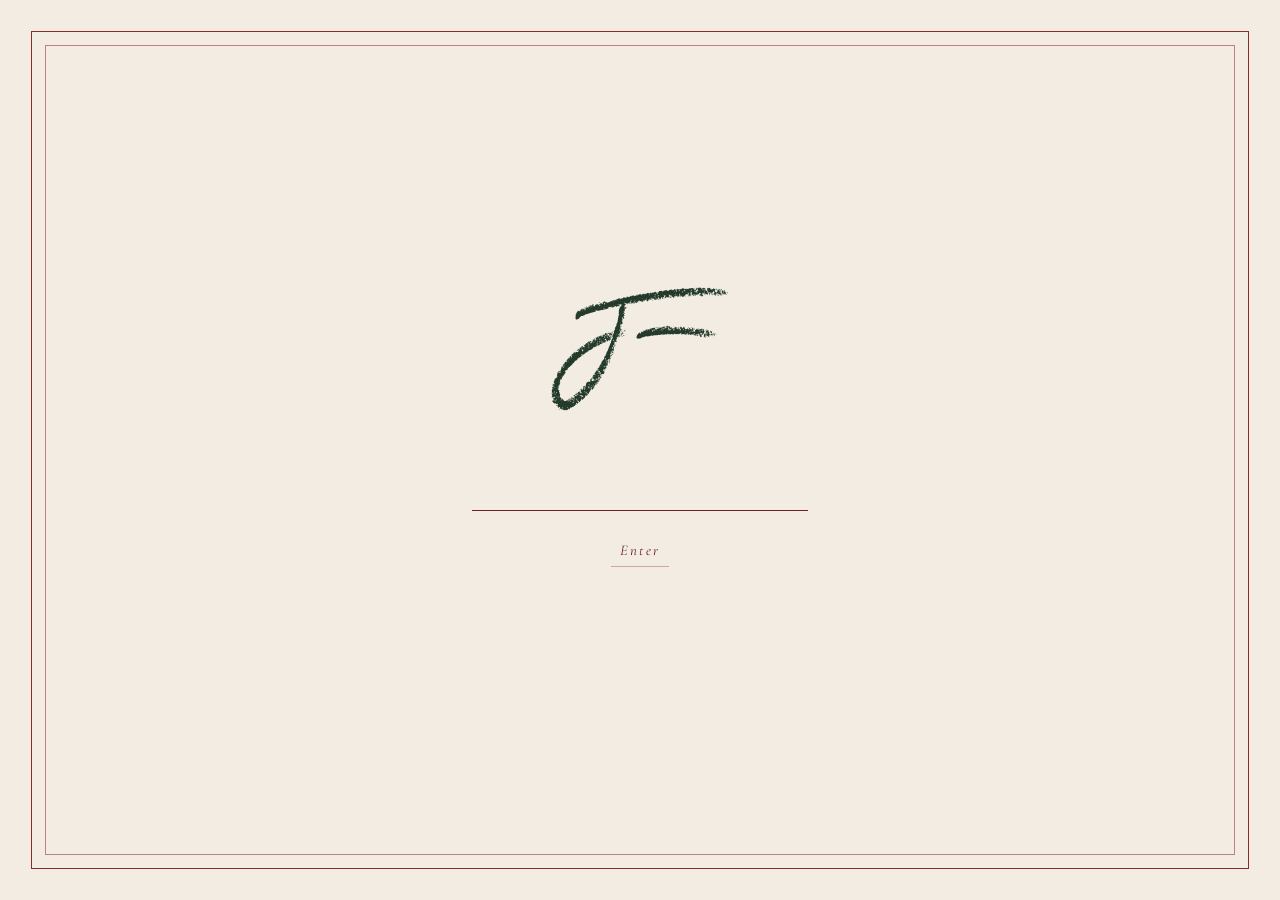
<file: index.html>
<!DOCTYPE html>
<html lang="en-GB">
<head>
<meta charset="UTF-8">
<meta name="viewport" content="width=device-width, initial-scale=1">
<title>Joshua &amp; Freddy &middot; 29 &amp; 30 May 2027 &middot; Invercharron</title>
<meta name="description" content="Save the date. Joshua and Freddy are marrying at Invercharron House, Ardgay, Sutherland, on the 29th and 30th of May 2027. Invitation to follow.">
<meta name="robots" content="noindex, nofollow, noarchive, noimageindex, nosnippet">
<meta name="googlebot" content="noindex, nofollow">
<meta name="theme-color" content="#F2ECE3">
<meta name="color-scheme" content="light">

<meta property="og:type" content="website">
<meta property="og:title" content="Joshua &amp; Freddy &middot; 29 &amp; 30 May 2027">
<meta property="og:description" content="Invercharron House, Ardgay, Sutherland. Invitation to follow.">
<meta property="og:url" content="https://invercharron.com/wedding/">
<meta property="og:image" content="https://invercharron.com/wedding/share.png?v=3">
<meta name="twitter:card" content="summary_large_image">
<meta name="twitter:title" content="Joshua &amp; Freddy &middot; 29 &amp; 30 May 2027">
<meta name="twitter:description" content="Invercharron House, Ardgay, Sutherland. Invitation to follow.">

<link rel="icon" href="favicon.svg?v=2" type="image/svg+xml">
<link rel="preconnect" href="https://fonts.googleapis.com">
<link rel="preconnect" href="https://fonts.gstatic.com" crossorigin>
<link rel="stylesheet" href="https://fonts.googleapis.com/css2?family=Cormorant+Garamond:ital,wght@0,300;0,400;0,500;0,600;1,300;1,400;1,500&display=swap">
<link rel="stylesheet" href="styles.css?v=58">
<script>
  /* The live site answers on plain http:// as well as https://, and does not
     redirect. Chrome upgrades a typed address to https by itself; Safari does
     not — and on an http page the browser withholds the crypto the password
     check uses, so the right password was refused. Move to https before
     anything else happens. Only on the real domain, so local copies (served
     over http on localhost or a LAN address) are left alone. */
  if (location.protocol === 'http:' && /(^|\.)invercharron\.com$/.test(location.hostname))
    location.replace('https://invercharron.com' + location.pathname + location.search + location.hash);

  /* Locked first, unlocked only on proof — and locked too if storage throws,
     so a private window fails closed rather than open. Runs before the body
     is parsed so the page never flashes up behind the gate. */
  document.documentElement.classList.add('locked');
  try { if (sessionStorage.getItem('invercharron') === 'ok')
          document.documentElement.classList.remove('locked'); } catch (e) {}
</script>
</head>
<body>

<a class="skip" href="#card">Skip to the save the date</a>

<!-- ============================================================
     Shared SVG definitions: paper grain, ink bleed, deckle edge.
     Generated once, referenced everywhere. Never rasterised.
     ============================================================ -->
<svg class="defs" width="0" height="0" aria-hidden="true" focusable="false">
  <defs>
    <!-- Fine paper tooth. Two octaves, high frequency. -->
    <filter id="grain" x="0" y="0" width="100%" height="100%">
      <feTurbulence type="fractalNoise" baseFrequency="0.82" numOctaves="2" seed="7" stitchTiles="stitch" result="n"/>
      <feColorMatrix type="saturate" values="0" in="n" result="d"/>
      <feComponentTransfer in="d">
        <feFuncA type="linear" slope="0.5"/>
      </feComponentTransfer>
    </filter>

    <!-- Long, soft fibre mottle for the card stock only. -->
    <filter id="fibre" x="0" y="0" width="100%" height="100%">
      <feTurbulence type="fractalNoise" baseFrequency="0.006 0.09" numOctaves="3" seed="19" stitchTiles="stitch" result="n"/>
      <feColorMatrix type="saturate" values="0" in="n"/>
    </filter>

    <!-- Ink sinking into the stock: displaces stroke edges by a hair. -->
    <filter id="bleed" x="-8%" y="-8%" width="116%" height="116%">
      <feTurbulence type="fractalNoise" baseFrequency="0.9" numOctaves="1" seed="3" result="t"/>
      <feDisplacementMap in="SourceGraphic" in2="t" scale="0.9" xChannelSelector="R" yChannelSelector="G"/>
    </filter>

    <!-- Deckle: a torn, irregular paper edge. -->
    <filter id="deckle" x="-4%" y="-4%" width="108%" height="108%">
      <feTurbulence type="fractalNoise" baseFrequency="0.014 0.05" numOctaves="4" seed="11" result="t"/>
      <feDisplacementMap in="SourceGraphic" in2="t" scale="7" xChannelSelector="R" yChannelSelector="G"/>
    </filter>
  </defs>
</svg>

<!-- ============================================================
     THE MARKS
       fj         the F&J monogram: a textured hand-drawn mark, traced to
                  vector. Coordinates rounded to whole units, which keeps the
                  texture (2.3% alpha difference at any size shown) at 60KB
                  rather than 212KB.
     stroke-dasharray / stroke-dashoffset are inherited SVG properties,
     so a single value on each <use> host draws every stroke inside it.
     ============================================================ -->
<svg class="defs" width="0" height="0" aria-hidden="true" focusable="false"><defs>

  <symbol id="fj" viewBox="0 0 1741.7 1214.3">
    <path fill="currentColor" fill-rule="evenodd" d="M1467 4l-2 2 -3 0 -4-1 -4 2 -2 0 -1-2 -2 0 0 1 1 2 0 1 -4 2 0-1 1-1 -1-1 -4 0 -2 1 -2 4 1 2 1 1 0 1 -1 1 -3 0 0 1 1 1 2-1 1 1 0 4 1 3 2 3 2 0 2 1 0 2 -1 1 -3 1 -1 2 -2 2 -3-1 -3-3 -1 1 -1 2 -2 0 -1 1 -1 2 1 4 4 0 1 3 1 1 4 2 -1 1 -6 2 -1-1 0-1 1-1 -2 0 -4 1 0 1 -2 1 -1 0 2-2 -4-2 -7 5 0-1 1 0 0-5 1-1 0-4 3-2 0-1 3 1 1-1 1-2 0-2 -1-1 -2-1 -2-4 -3-2 -1-3 -1 0 -1-1 -1 1 -2 3 -2 4 -2-2 1-1 0-3 -2-2 2-4 -2-2 -2 2 -2 1 -1-1 4-4 -1-2 0-1 3-2 0-2 -1-1 -1 0 -1 2 -3 2 0 1 1 1 -1 1 -2 1 -1-1 -4 0 0-3 -1-1 0-2 -2-1 -5 2 -2 1 -1 1 -1-4 -2 0 -2 4 -1 0 -2-1 -1 0 -3 3 -3-3 -2 0 -2 2 -2-1 -4 2 -2-2 -3 3 -4 2 -6 2 -4 2 0-1 -1-2 0-3 -9 0 0 1 -4 2 -4-1 -2 2 -2-1 -4 0 -3-2 -1 0 -2 3 -1-1 0-2 -1-2 -4-2 -3 0 -2 1 -2-2 -6 3 -2-1 -1 0 -1 2 -1 0 -1-1 -1 0 0 4 2 2 -1 1 -3 0 -2-3 -1 0 -10 3 -2 0 -6 3 -2-1 -2 4 -2 2 -1 2 -1 0 0-1 1-1 -2 0 0-2 4-1 2-3 -1-2 1-2 -1-1 -6 0 -2 2 0-1 -1-1 -2-1 -2 2 -3 1 -3 3 -4 3 -1 0 -2-2 -3-1 -2 3 -1 2 -2 2 -2 1 0-2 1-1 1 0 2-2 -3 0 -1 1 0-2 1-1 2 0 1-1 1 0 1-1 -11 0 0-2 -4 0 -2 2 -1 3 -4 3 -3 1 0 2 -2 1 -1-2 -1-3 0-1 -1-1 -1 1 0 3 -2 1 -4 0 -1-3 -1-2 -2 0 -2-2 -2 0 -2 3 -2 1 -1 0 0-2 -1-1 -4 2 -1 0 -4 2 -2 3 -1 1 -3 0 -2 1 -3 3 -2 3 -3-1 -5-1 0-2 -3-1 -1 1 -1 2 -1 0 -1-1 0-2 2-2 0-1 3 1 1-2 -4 0 -1-1 -2 2 -1-2 -3 0 -2 1 -2-1 -3 4 -1 0 -1-3 -2 0 -1 1 0 1 -1 1 -2-1 -1 0 0 3 -1 1 -1-2 -1 0 -1 1 0 2 -2 2 -1-2 -3-2 -1 0 -1 1 -1 2 -3 3 2 2 -1 4 -1 0 -1-1 -2-1 0-4 -1 0 -3-1 -6-5 -1 0 0 1 -3 2 -3 0 -2-1 -1 0 -1 2 -5 0 -5-1 -4 1 0 5 -1 1 -2 0 1 1 -4 4 -1 3 -1 0 -1-1 -2-1 -2 0 -2 1 -1 0 -2-3 -2 4 0 1 2 0 2-1 1 2 5 4 0 1 -2 2 0 1 -3 2 -4 0 -3-2 -1-1 0-5 -1 0 -2-1 -1-2 0-3 -1-2 -2-1 -5-2 -2 2 -1 2 -2-2 -1 0 -2 1 -2 0 -2 3 -2 4 -3 3 -1-1 -1-7 -2-1 -1 0 -2 2 -2 1 -1 1 -3 0 -4 4 -1 3 -1 1 -2 1 0-4 -2-1 -3 1 -4 2 -1 0 -1-1 1-3 -1-3 -2-1 -3 2 -1 1 -4 7 -1 1 -2-1 -2 0 -2-2 -1 0 -1-1 -1-2 -2 1 -2 0 -2 1 -1-1 -1-2 -3-1 -2 2 -3 2 -1 3 -2 1 -1 0 -1 3 -1 1 -1-3 -3 1 -2 3 -1 0 -2-1 -3-1 -1 0 -2 2 -1-1 0-2 -1-1 -2 0 -2-2 -2 1 -2 3 -2 1 0-1 1-2 0-1 -1 0 -3 1 -2 0 -3 3 0 2 -3 2 -3 0 -1-2 -1 0 -3 2 -3 3 -2 4 2 2 0 1 -2 2 0-5 -2-1 0-1 -1-2 0-2 -1-1 1-3 0-1 -1-2 -1-1 -1 0 -2 2 -2 3 -3 1 -2-1 -2 0 0 2 -1 1 -2 0 -2-1 -1 0 -2 4 -2 2 -2 0 -1-3 -3-1 -1 0 -1 1 -2 0 -2 1 -5 0 0 1 1 2 0 1 -2 1 -1-1 -2 1 -2 2 0 2 -2 2 -1 0 -2-1 -1-1 -1-2 -2-1 -2 2 0 2 -1 2 -7 1 -1 0 0-2 2-4 0-1 -1-1 1-1 -1-1 -2 1 -6 6 -2 1 -1 0 0-2 -4-3 -6 2 -1 3 -2 1 -1 0 0 2 -2 2 -1-1 0-1 -2-3 -7 0 -1 1 -1 2 3 3 -1 3 -3 1 -4 1 -2-2 0-2 -3-2 -4 4 -1 3 -3 1 -1 0 0-1 -2-4 -2-2 -1 0 -3 1 -1 2 -1 1 -3-2 -1 0 -1 1 1 3 -1 1 -1 2 -1 4 -1 0 -3 1 -1-1 -1 0 -1 1 0-6 -9 0 -2 1 -1-1 -2 0 -4 2 -3-1 -3 1 -3 2 0 2 1 1 0 1 -3 3 -1 0 -1-1 0-2 -3-2 -2 0 -1 2 -1 3 -1 1 -3 0 -4 1 -1-1 -3 2 -2 2 -1 2 -3 1 -2-2 0-2 -1-2 2-3 0-2 -2-2 -1 0 -2 3 -1 0 -7 2 -3 0 0 2 -1 1 -5 3 -2 0 -3-3 -3 3 -7 5 0 1 2 2 1 2 -2 3 -1 0 0-4 -1-2 0-1 -1-1 -2-1 -2 6 -3 2 -4 2 -1-1 -3-2 -1-1 -1-2 -3 0 -2 1 -1 2 -2 0 -4 3 -2 0 -2-1 -10 8 -1 0 -1-2 -3 0 -2 2 -1-1 -2 2 -2 1 -1 2 -6 4 -2 2 -1 0 -1-2 -2-1 -1 1 0 1 -1 1 -5 1 -5 3 -4 0 -1 1 -1-1 1-1 -2-1 -1-1 -4-1 1-2 -5 0 -5 5 -1-1 -3 0 0-2 4 0 1-2 -5-2 0-3 -2-2 -4 0 -1-2 -1-1 -2 1 -1 2 0 1 1 0 3 1 1 1 -1 1 -4 0 -1 2 -1 0 -3-3 -3 1 -1 1 -1 3 -2 4 -4 4 2 1 2 0 2 2 0 1 -1 1 -3 2 -4 1 -3-3 -5-2 -3 0 -1-1 1-2 0-1 -3 0 -1-1 -2 3 0 2 1 2 -3 3 0 2 3 1 -2 1 -1 0 -3-3 -3 1 -1 0 0 2 2 5 -2 1 -2-1 -1 0 -2 2 -1-1 0-1 2-1 0-1 -1-2 -1 0 -2 1 -1 2 -3 2 -2 2 0 1 1 1 -1 2 -1 0 -1-2 0-4 1-1 -1 0 -2-1 0-1 1 0 2-2 0-1 -2-1 0-1 2-1 -1-2 -2 2 -3 1 -3 2 -1 2 -5 0 -2-1 -1 0 -1 1 -1 2 -1 1 -1 0 -4 1 -2 3 -3-1 0 2 1 2 1 3 1 2 -1 1 -3 0 -2 4 -1 1 -3-2 -1-2 0-3 -2 0 -2-1 1 2 -1 2 -2 1 -3-3 0-3 1-1 2 0 0 1 1-2 1-1 -1-4 1-2 -2-2 0-3 -1 0 -2-1 -1-1 -1 0 -1 2 -1 3 -1 1 -1-1 0-2 -2 0 0 1 1 1 0 1 -1 2 -3 3 0 1 2 1 0 4 1 0 1 2 -6 6 -1 0 -1-5 -2-3 0-5 1-1 -2-1 -1-1 -2 1 -2 2 0-3 -1 0 -2 1 -1 2 2 3 -1 3 -2 2 -2-1 1 1 0 2 1 1 -1 4 -1 0 -1-1 -4-2 -1 0 0 3 2 1 1 1 -3 3 -1 0 0-1 2-1 -3-2 0-2 -1-1 2-1 0-1 -1-3 1-2 -2 0 0 1 -2 1 -1 3 -1 0 -1 2 -1 0 0 2 1 2 0 1 -2 3 -2-3 -1-1 0 5 -1 1 0 1 2-1 1 1 5 0 -1 1 -1 0 -1 1 -3 4 -2-2 -1-2 -3-3 0-1 2 0 1-1 0-1 -2-1 2-3 -1-1 -1 0 0 1 -3 2 0 3 -1 3 -3 0 0 1 -1 1 0-1 1-1 -1-4 0-4 -1-1 -2 0 -1-1 -2 2 -1 2 1 2 2-1 1 1 2 4 -1 1 -4 0 -1-1 -2 2 -1-1 0-1 -4-2 -2 1 -1 1 -1 5 0 2 3 2 4 0 1 2 1 0 0 6 -2 2 -1 0 -6-4 -2 1 -2-1 -1-1 -2 1 -2 2 -1-2 1-2 0-1 1 0 1-1 -1-1 -1 1 -1-2 0-1 -2 0 1 2 -1 2 0 2 -1 1 -3-4 -1 2 -2 2 -3 0 -1 1 -1 0 -1-1 0-1 2-2 -1-2 0-2 -1-1 -1 0 -2 3 0 2 -1 1 -3-2 -2 2 -1 3 0 1 1 1 -1 2 -1 0 0-2 1-1 -2-2 -1 1 -1 3 0 5 -1 1 0 3 -1 1 0-1 -1-3 0-1 1-1 -1-1 -3 3 -2-2 -1 1 0 8 -1 1 -2 1 -2-1 -1 0 -2 1 -3 2 -2-1 -1-2 0-1 -2 0 -1-2 -1 0 -2 2 -1 0 -1-1 -1 0 -2 1 -1 3 -1-1 0 3 2 0 0 1 -2 4 -2 2 -2-1 -1-1 -2 2 1 3 -1 2 1 2 -1 1 -1 2 -2 1 -1-2 1-2 -1-1 -2 0 2 2 -1 1 1 2 -2 5 -1 1 -1 0 -1 1 1 5 -2 1 -1 3 2 6 -1 1 1 2 -1 5 0 2 -1 3 -1 4 0 7 2 7 2 5 1 2 2 1 9-1 2-1 2 0 8-4 10-9 1-2 2-2 2-4 6-4 2-3 2-1 3-3 12-1 7-3 2 0 5-3 4-2 2 0 4-2 1 0 1-2 0-2 6-2 6-1 3 2 3-4 3-1 1-1 3 1 2-1 2 1 2-1 3-3 2-1 6-1 6 0 2-1 1-2 3-2 12 0 1-2 2 2 1-3 1 0 4-2 7 0 4-3 2 1 5-3 4 1 6-2 1-1 -1-4 0-8 1 0 7 2 5-1 1 0 -1 1 0 1 2 1 3 1 1-1 0-1 1 1 3-1 1-1 2 0 1-1 1 2 0 1 1 2 1 0 1-2 3 0 2 1 1-1 2 1 3-2 -2-2 -1 0 -1 1 -1 0 0-1 2-1 1-2 2 0 3 3 0 2 1 1 1-2 1 0 1-2 -3-1 0-2 1-1 4 1 1-1 2 1 2-1 1-2 1 0 1 1 1 4 2-1 1-2 3 1 4 0 2 1 1-1 -1-1 0-1 1-1 2-1 3-4 1 0 1 5 0 1 1 1 1-2 2 0 1-1 0-4 1-3 0-1 -2-1 -1-1 -6 4 -1-1 1-2 2-1 1-4 2 0 1 1 1 3 1 1 2-1 2 2 2-2 1 0 0 1 -1 1 0 5 1 1 4 0 2-1 1-2 -1-3 0-1 5 0 1 1 0 1 1 1 4-1 1 0 1 1 1 0 1-3 1-1 1 0 3 2 0 1 2-1 1-2 2 1 3-3 -1-2 -1-1 0-1 1-1 -1-2 0-3 -1-2 1 0 2 2 1 0 2-1 1-3 2-1 3 1 3-1 2 2 1 0 1-2 1 1 1 2 1 0 2-2 1 1 2 4 1-1 2-1 1-1 0-5 2-1 1 0 2 2 0 1 -3 1 -1 1 2 2 1 0 3 1 2 2 2-1 0-3 2-2 1 2 2 2 2-2 2 0 2 1 1 1 2-2 -2-2 2-2 5 0 3 2 1-1 1-2 0-3 -1-1 -1 1 -1 0 0-2 3-5 3 1 4 4 0 1 2 1 3 4 1 1 2-1 2 0 2 1 2-1 -1-1 2-2 0-1 1-2 -1 0 -3 3 -2-2 0-1 1-1 4 0 1 1 5-2 2 2 2 1 2 2 1-2 -1-3 4 0 1 1 1 2 1 1 2 0 2-2 1 2 1 0 2-3 -2-1 0-2 -2 0 0-2 -2-2 -3-2 -3-1 1 0 1-2 0-1 -2-1 0-1 1-5 2-2 0 4 4 5 1 0 2-2 3-1 2 0 2-2 2 0 1 2 4 1 3 0 3-2 2 2 0 1 -1 1 -2 0 -1 1 -1-1 -1 1 0 1 5 3 1 1 -2 2 -5-1 0 1 -1 3 -2 2 0 2 -5 5 -1 3 -2 4 -1 1 -1 2 -3 4 -2 4 1 1 -2 3 0 1 -3 10 0 6 -1 7 0 3 1 0 0 1 -1 4 0 6 1 2 0 1 -2 2 -1 3 1 2 3 2 2 3 -1 1 -2 3 -3 2 -1 3 2 4 -2 3 -1 7 -2 6 0 6 -1 3 -1 7 -1 2 0 3 -1 3 0 3 -1 2 1 3 -1 2 0 5 -2 2 0 2 -1 2 -1 5 -6 18 -1 4 0 3 -1 2 0 2 -2 4 -2 2 -2-1 -1 0 1 1 -1 2 -1 0 3 0 -1 4 -1 1 -2-1 0 1 1 2 -4 3 -1 1 2 2 -3 2 -1 2 -1 0 -1-1 -1 1 0 2 2 0 1 1 2 3 1 1 -1 3 -2 2 1 1 -1 1 -2 1 -1 6 -2 1 -4 4 0 2 1 0 2-1 1 1 -4 3 0 1 -4 2 0 2 2 1 1 0 0 1 -1 2 0 1 1 2 1 1 1 3 -1 1 -5 2 -1 1 0 3 1 2 2 1 0 1 -3 3 -3 0 -1 3 0 4 -2 3 0 3 -3 2 -1-1 -1 0 -3 1 -3-4 -1 0 0 3 1 2 1 1 1-1 1 0 1 3 0 1 1 0 1 2 2 0 1 1 -1 2 1 1 2-1 2 1 -1 2 -2 2 0 4 2 0 -1 2 -1 0 -1-1 0 3 -2 1 0 2 -1 1 -2 3 -1 2 -2 2 1 2 -3 2 0 1 -1 3 1 3 -2 1 0 2 -1 1 0 4 -3 3 0 3 -1 3 1 3 -1 4 0 2 -1 1 0 1 -1 1 -3 1 -1 0 0 3 -2 3 1 3 0 1 -3 3 -1 4 -2 3 0 2 2 2 0 1 -2 1 -1 0 0 1 -1 2 -1 1 0 2 -2 1 -1 3 0 1 -1 2 -2 3 0 1 2 2 0 1 -4 5 0 3 -2 2 -1 2 -2 1 -2 2 2 2 1 0 -1 7 -3 2 -1 1 -2 4 -3 3 0 1 -3 4 1 3 0 2 -2 0 -2 2 0 1 -2 2 0 1 1 1 0 7 -2 4 -3 0 -1 1 -3 5 2 2 3-1 2 0 -1 2 -2 1 -1 0 -1 1 -5 2 -1 2 1 1 -3 2 -1 2 -2 1 0 1 1 1 -2 3 1 2 2 0 0 1 -3 2 -2-1 0 1 -1 2 2 5 -1 2 1 3 -1 4 -4 1 -1 0 -2 4 -4 2 0 2 -1 1 -2 1 -1 2 -2 2 1 1 1 2 -1 2 -2 2 -2-1 -2 1 -1 2 -1 1 -1 2 1 1 -1 0 -2 2 2 2 0 2 -3 3 0 3 -2 2 1 2 2 2 2 1 3-1 2 0 0 1 -1 2 -1 1 -2-1 -4 1 -1 0 -3 3 -5 1 -3 3 -2 1 0 2 1 2 1 3 1 2 0 1 -3 2 0-2 -1 0 0 1 -3 3 -4 1 -1-1 0 3 -1 1 -1 0 0 1 4 2 0 1 -1 2 0 2 -1 2 0-1 -1-1 -1 0 -6 3 -2-1 -1 1 1 2 -2 1 0 3 -1 2 1 1 0 3 1 3 -1 3 4 1 1-1 0-2 -1-1 0-5 -1-1 0-4 2 2 0 3 1 3 4 3 0 4 -2-2 -1 0 -4 5 -1 2 -1 0 -2-2 -1 0 -3 2 -4-1 -1-2 -3 0 0 1 1 1 -1 4 1 2 -1 1 -2-1 -2 1 -2 2 1 2 -1 2 -1 1 -1 0 -1-3 -1 1 -1 2 4 4 -4 2 -1 3 -4 2 -1 2 -1 1 0 3 -2 1 1 2 3-1 1 0 -3 2 -1 1 0 1 2 2 3 0 0 1 -1 1 -1 0 -1 1 -2 1 -3 0 -2-2 -3 0 -1 3 -2-1 -3 3 -1 0 -1 3 -1 0 3 2 -2 2 0 1 1 2 2 0 2 2 0 3 -2 4 -2 2 -3 1 -1 1 1 1 1 2 0 1 -1 1 2 3 2 0 3 3 -1 2 2 2 1-1 1 2 1 1 0 1 2 1 0 2 2 0 0 2 1 2 2-1 1-3 1 0 2-2 1 2 -1 4 0 2 3-4 3-1 1 1 0 1 -2 2 0 2 -1 1 -3 0 -1-2 -1 0 -5 2 -4 2 -4-1 -4 1 -5 2 -3 3 -3 0 -2-3 -1-6 0-1 3 0 1-1 0-3 2-4 0-4 1-2 0-5 1-2 0-1 -1-1 -2-1 -2 1 -1 1 -3 1 -1 1 0 2 -1 2 1 1 2 1 1 2 0 1 -2 1 0 6 -1 0 -3-2 -3 0 0-3 -5-1 -1 0 -3 3 -2 0 0 2 1 0 1-1 1 2 2 0 1-3 2 2 0 1 -3 3 1 2 1 4 -2 2 -1 3 0 2 3 3 -2 2 -5 1 -1-2 0-1 -5 0 -2 2 -4-1 -2 2 -2 0 -1-2 -1 0 -2 2 -2 0 -3 4 -2 0 -3 2 -1 1 -3 2 0 1 1 1 0 5 -3 3 0 1 1 3 -1 3 1 2 -2 2 3 6 -1 1 -3-2 -2-1 -2 0 1 2 -1 2 3 4 3 0 0 1 -1 1 -2-1 -2 2 0-1 -1 0 0 5 -7 4 -3 0 -2-1 -1-1 -3 1 -2 1 -1 3 0 1 -1 1 0 1 1 1 -1 4 -1 1 -4 1 -2 2 0 3 -1 1 0 1 2-1 1 0 0 3 -1 4 -2 0 -2 2 0-5 -1-1 -3-1 -4 0 -1-1 0-2 1 1 1-1 -2-2 0-2 -5-2 -1 0 1 2 -1 1 0 2 1 1 -1 2 -2 1 0 1 2 5 2 1 1 1 0 6 -2 5 -3 2 0 2 3 5 1 0 6-3 1 0 -1 2 1 1 0 1 -1 4 -4 1 -1 1 0 3 -2 0 -5-2 0-4 -1 0 -6-3 -1-1 0-1 2-3 0-1 -3-4 -4-2 -2 1 0 3 -2 2 -4 1 -2 1 0 1 1 2 0 1 -2 2 -2-1 -2 1 2 2 0 1 -4 7 -2 0 -1 2 -2 0 -1-2 -1-6 -2-2 -1 0 0 1 1 1 -1 2 -1 3 2 2 0 2 -1 0 -5-2 -2 0 -2 4 0-2 -1-1 -1 0 -1 1 0 4 3 0 3 2 2-1 1 0 2-1 1 0 2 3 0 3 1 1 1 2 0 1 -2 2 0 2 3-1 -2 3 -5-1 -2 1 -1-1 -2-1 -3-1 0-6 -1 0 -5-1 -2 1 -4-1 -1 0 0 1 -1 1 -1 2 0 1 -1 2 -2 2 0 1 1 1 2 0 3-3 1 0 3 2 2 5 -3 3 0 1 1 2 -1 1 -2 0 -2-2 -2 0 3 9 4-3 4 0 0 2 -1 2 -1 1 -3 1 0 5 -1 3 0 8 1 1 0 1 -3 2 -1 3 -2 1 -1 0 -1-1 1-2 -1-3 1-1 0-2 -1-4 -1-2 0-1 1 0 2 3 3-2 2-3 0-3 -2-2 -1-3 -3-2 -3-1 -2 3 -2 0 -1-1 -1-3 -2-2 -2 0 -4-1 0-1 -2-4 -1 0 -1 1 -1 0 -2-2 -1 1 0 4 2 0 1 1 3 1 -1 2 -1 0 0 4 1 2 -2 3 -2 1 3 2 -2 5 -2 0 -3-2 -1 2 -1 0 -1 2 0 5 2 0 0 3 -1 1 -2-2 0-1 -3-2 0-2 2-2 2-3 -1-2 -6-2 -3-4 -1 0 -4 1 -2-1 -1-1 -1 1 1 2 0 2 3-1 4 0 2 2 0 3 -1 2 -1 1 0 11 -2 4 -4 0 0 4 1 0 0 1 -3 0 -1-1 0-1 2-3 2 0 1-1 0-1 -2-2 -1 0 1 2 -1 1 0-2 -2-1 -1-2 4-4 1-2 3-3 -2-4 -3-3 -1 5 -2 2 -1 2 -1 1 0 3 -3 3 -1 0 -1 1 0 2 -1 1 -4 2 -3-1 -1-2 2 0 1 2 1 0 1-2 -1-2 0-3 -2-1 -1 1 0 1 -1 1 -5 0 -1 1 0 3 -5-1 -4 0 -5-1 -2 1 -3 0 -1 1 -4-5 0-1 1-1 -1-3 -5-4 -4 0 0-6 -2 0 -2-3 -1 1 -2-1 0-1 1-2 -1-1 -1 1 -3 2 0-1 1-1 0-3 -1 0 -1 1 0 5 -2 3 -1 0 -1-2 0-3 -1-2 -2-2 0-1 -2-5 -1-1 -2-1 -2-5 -1-1 -3 0 -1-2 -1-1 1-1 3 1 2-2 0-1 -2-2 0-2 1-4 0-3 1-1 0-1 1-3 -1-2 -3-1 0-2 -2-1 0-1 -1-2 1-3 0-2 1-5 -4-4 -2 1 0-1 -2-3 1-1 -1-1 3-2 1-3 0-11 -3-1 -4 3 -2 2 -2-2 -1 0 0-3 -1-3 2-4 -1-4 1-3 5-6 1-3 0-3 -3-1 1-3 -1-2 1-2 -2-3 0-3 1 0 4-1 2 1 1 0 2-2 -1-2 3-3 -1-1 1-5 3-5 2-4 1-9 1-1 -2-1 -1 0 0 3 -2 2 -1-1 0-2 -3-3 0-1 4 0 1-2 5-3 -1 0 -2-1 -1-1 1-2 0-1 2 1 1-2 -4-2 -1-2 2-4 -1-2 0-2 3-2 2 0 3-2 6 0 1 2 1-1 0-3 1 0 1-2 0-1 -2-2 0-1 1-2 -1-2 2 0 3-2 0-3 2-2 -1-1 -3-1 -2-5 2-3 0-2 1 0 3 2 0 3 -1 1 0 1 2 0 3 1 2-1 0-2 2-2 1-3 -1 0 -1 1 -4 0 0-3 4-2 1 0 2-2 2 0 3-2 0-2 2-1 2-4 0-2 2-3 0-2 1-2 2 0 2-1 1-3 3-4 -1-3 1 0 2-1 2-2 -2-2 -3-1 0-2 -3-2 0-4 2-1 4 1 1 0 1-1 -1-2 0-3 -1 0 -1 1 -1 0 0-4 2-2 3 1 1 0 -2 3 1 1 3-3 -1-1 1-1 2 2 3-1 1 1 1-3 0-1 2-2 2-1 1-2 2-2 2 0 3-2 -1-1 0-2 -1-2 -2-2 0-1 2-2 1 0 2 1 2 0 1-2 1-3 3-3 4-2 4 0 1-2 0-2 2-2 1-4 3 0 2-1 3-2 0-1 2-1 1-1 -1-2 3 0 1-2 1-1 5-4 2-4 -1-2 0-1 1-1 2-1 2 0 2-2 3-1 2-2 4-2 2-4 -1-2 0-2 -1-3 1-1 2-1 2 0 1 2 1 0 4-1 1-1 -2-4 -2-2 0-1 1 0 1 1 3-1 2-1 3 0 1-2 2-2 3 1 2 0 2-2 -1-2 2-1 6-6 0-2 -1-1 2-4 3 0 2 2 1 0 1-1 -3-3 2-2 0-2 1-1 2-1 2 2 0 1 4 0 2-2 1-3 0-1 6-5 2-2 2 0 1 1 1 0 2-1 1-1 0-1 -1-1 1-2 0-1 3 0 2-2 0-3 2-2 0-1 -2-3 -2 1 0-1 -1-1 0-1 2-2 -2-4 1 0 1-1 2 2 0 1 1 1 3 0 2 2 3 0 1-1 2-4 1-1 1 0 0 7 3 1 2-1 1-2 0-1 -2-2 0-2 1 0 3 1 2 0 3-3 1-2 0-1 1 0 0 1 1 1 2-1 4-6 0-2 -1-1 0-1 3 1 4 0 2 1 1 0 1-2 -1-2 0-1 4 0 2-1 2 0 2-1 0-3 -2-2 0-1 2 1 6-1 1 0 2-4 1 0 4 1 1-1 1-2 -3-2 -1-1 1-1 -1-1 3-3 -1-2 0-1 2 2 1 2 0 1 4 1 3-1 2-3 7 0 1-2 1-1 2 0 4-3 1 1 2-1 1-1 0-2 4 0 2-3 3 0 1-1 -2-5 2-1 1-1 0-2 1-1 3 0 2-2 0-6 6 0 2 3 5 1 1 0 2-3 3 0 1-1 3-7 1 0 1 4 1 1 1-1 1-2 4-1 1-2 0-1 -1-1 1-2 0-1 -1-1 -2 1 -1 0 0-4 2-1 2-2 2 1 1 6 4 0 1 2 2 1 1-1 1-2 1-1 2 1 1 0 3-2 1 0 1 1 2-1 1-2 0-2 5-1 1-2 -1-1 0-3 3-3 5 1 2 2 2-2 1 0 2 1 2 2 2-1 -1-1 1-5 -1-1 0-3 1 1 1 0 1-2 3 2 1 2 2-1 1-2 -4-4 -2 0 -1 2 -1 1 -2 0 0-4 -1-2 1-3 2-3 -2-3 -1-2 -2-2 1-4 2-2 3 1 1 2 2 2 0 1 -1 4 -1 5 1 3 2 1 0 2 1 0 2 1 1-1 3-4 3-1 1 3 0 2 3 2 2 0 2-2 3-2 0-3 2-1 1-2 5 0 -1 3 0 2 1 1 1 0 4-5 1-3 -2 0 -1 1 0-5 2-2 0-1 -2-4 0-1 1-2 0-2 -3-1 0-1 -1-1 -1 0 -1 1 0 3 -2 2 -1-1 0-2 -1-3 1-1 0-2 2-2 0-2 3-3 0-2 1-1 1 0 0 3 2 2 4 2 0 2 1 1 -2 2 -1 3 5 2 1 2 4 1 0 2 -1 3 0 2 5 2 5-2 1-1 -1-2 2-1 0-1 -1-1 0-3 -1-2 3 0 1 1 8 6 1-1 2 1 2-1 0-2 2-2 2-4 2 0 1-1 -1-2 1-2 1 0 1 1 3-1 1-1 0-1 -5-5 1-2 -2-4 -2-2 -1-2 -2 0 -1-3 3 0 1-1 -1-2 -3 0 -2-1 -1 2 -4 0 -1-2 1-1 2-1 2 0 1-2 0-1 -1-1 -2 0 -6-3 -3-2 1-3 2-1 0-3 -1 0 -1 1 -6 8 -2 1 -1 0 0-3 -1-3 5 0 1-1 1-2 -2-2 -3-2 -1-2 -1-5 1-2 0-4 -3 0 -1 2 1 3 -1 4 -1 1 -3-1 -1-4 -1-3 2-1 1-2 0-4 -1 0 -2 2 -2 0 -2-2 -1 1 0 2 -1 1 0 1 -1 1 0-2 -2-1 -1-3 -2 2 -2 4 -1 5 1 1 -3 1 -1 1 0 3 1 1 2 3 -3 3 -2-1 0-1 -1-2 -2-2 1-2 -1 0 -1-1 -2 1 -1 0 0-1 -1-2 2-3 -1-1 -2 1 -3 2 0 1 1 1 2 3 1 0 1 1 -2 2 0 2 2 0 -1 2 -1 0 -1-2 -3 0 -2-3 -2 0 0 1 1 2 -1 4 2 2 2 3 -2 3 -1 0 -2-1 -2 1 -2 3 -2 0 0-3 2-1 0-1 -1-1 -1 0 -5 1 -1 1 1 3 -2 0 -3 1 -1-3 1-4 0-4 -1-1 -3 3 -1 0 -3 3 -2 1 -1 1 -1-1 0 1 -2 1 -5 0 -1-2 -1 0 -2 4 -2 2 -2 3 1 2 0 1 3 0 -2 2 0 3 -1 1 -1 0 -4-3 -1-4 1-3 0-3 -2-2 -1 1 -2 3 0 2 -2 0 0-1 -1 0 0 2 -2 2 -1-2 -1 0 -1 4 0 2 -1 1 -2-2 -1 0 -1 1 -1-1 -1 1 0 1 2-1 1 1 0 3 -2 5 0 2 1 1 3 0 0 8 -2 3 -1 1 -3-1 -3 2 0-1 -5-2 -2-4 -1-1 -1 0 -3 3 -1 2 -2-1 -6-6 -3 3 -2 1 -1 1 2 2 -1 5 2 2 0 3 -1 1 -1 4 -1 0 0-2 -1-1 -4-3 -1 0 0 4 2 0 1 2 0 1 1 2 0 4 1 0 1 1 2 0 0 1 -2 1 -2-3 -1 1 -1-1 1-1 -1-1 -2 0 -1 1 -1 2 -2 1 -1 1 2 2 -1 3 -1 1 -2-1 -2 1 -2 0 -1 1 -1 2 -1 0 -1-2 0-1 1-2 1-3 2-2 0-2 -1-1 -1 0 0 1 -1 5 -1 1 -1-2 -1-5 0-1 2 0 6-3 1 0 1 1 3 2 1 0 1-3 -1-3 -2 1 -3 0 0-2 2-1 1-1 -3 0 -2-2 -3 0 -2 2 -1-1 -1-2 -1 0 -2 3 1 3 -1 5 -1 1 -2-2 -4-1 1-3 -2-2 -2 0 -2 1 -1 1 -1 3 -3 1 0 3 -1 1 -3-2 -2 1 -1 1 2 2 -1 1 -1 0 -1-1 -3 0 0 1 2 3 -1 2 -2 2 -1-2 -3 2 -3-2 -1 1 -1 2 -2 0 0 4 -2 3 0 3 1 2 -1 1 -2 0 -2-3 0-1 -2 0 -2 4 -1 1 -3 2 -1 0 -3-3 -2 0 -3 3 -1 0 0 1 2 1 1-1 2 0 1 3 0 1 4 2 1 4 0 1 -2 2 0 2 1 1 2-1 0-3 1 0 1 1 -1 3 0 2 -1 1 -2 0 -1 1 -2 0 -2 1 -3 0 -1-2 -3 0 -2-4 0-2 1-2 -4 0 -1-1 -1 0 -1 1 -4 2 -3 0 0-2 2-1 -3 0 0 1 -2 3 -1 2 -1 1 0 6 3 2 -1 4 -2 3 -2 1 0-1 1-5 -1-2 -1 1 -2 1 -1 0 0-4 -1 0 -4-2 -1 1 0 1 1 1 -1 1 -2 0 1 1 -1 1 -2 1 0 3 1 1 1-1 1 0 2 2 -4 2 -2 3 -2 0 3 3 -2 3 0 2 -1 1 -1 0 -3-3 -3-2 -1-3 0-2 -2 0 -2 2 -1 2 -1 0 -3 9 1 2 2 3 0 2 1 1 0 1 2 1 4-2 -1-3 -2 0 -1-3 -1-2 1 0 4 1 0 3 1 0 4-2 -1 5 -3 4 -3 3 -1 2 -1 1 -1-1 -2 2 -5-1 -3 2 -1-1 -4 0 -5-2 -2 0 -1 2 0 1 -1 1 1 1 0 1 -2 2 -2 0 -1-1 0-3 -2-1 -1-1 -3 1 -1-1 0 2 1 2 0 3 -1 1 -1 0 -2-1 -1-3 -2 0 0 2 -4 0 -2 7 -1 2 1 2 -1 2 -2 1 -2-2 -2-1 -1 0 0 1 -1 3 -1 1 -3-1 -1 2 0 1 1 1 1 0 -2 1 -1 1 -3 0 0 3 2 0 1 2 2 0 0 1 -1 2 -2 0 -1-1 -1 0 -1 1 0 1 4 5 0 7 -1 5 0 2 -1 2 -1 4 -2 0 -2-1 0-1 5-3 -2-3 0-2 -3-4 -1-3 -2-3 1-1 -1 0 -1-1 -1 1 -2-2 -3 0 0 1 1 1 1 2 -2 2 -1 2 -1 0 1 1 -1 0 -1-1 -2 2 -1-1 -1 0 0 3 4 0 0 4 2 2 -1 2 1 4 -1 1 -2 1 -2-2 -3-1 -2 0 -2-3 -3-1 -1 1 0 1 2 2 -2 4 -1-1 0 1 -4 2 -2-1 -1 0 0 1 -1 1 -1 4 -2 3 1 3 -1 4 -3 3 -2-2 -3-1 -1 3 -2 0 0 1 1 1 0 2 -1 2 2 2 1 0 2-2 -1-2 1-1 -2-2 1 0 2 1 1 0 0 3 2 0 1-1 3 0 0 3 -3 5 -2 0 1 1 -1 2 -1 0 -3-2 -1-1 -3-2 -1 0 0 1 1 2 -2 2 -1-1 -1-2 -3 1 -1 0 -1-1 -3 2 3 3 0 1 -3 1 0 1 2 4 -1 2 -2 1 -2-1 -1 0 -1 3 1 2 1 1 0 2 -1 1 -3-3 -1-3 -3 0 0 4 -2 0 0 3 1 5 0 3 -1 1 -1 0 -1-2 -2-1 0 1 -1 2 1 1 3 0 0 3 2 4 -1 7 -1 0 -2-1 -1-3 -2-1 -1 1 -1 2 -1 1 -1 0 0-1 1-2 -1-1 -1 0 -1 2 -1 1 -2 0 -1-2 -1 0 0 5 -1 2 0 1 -1 2 -1 3 0 4 1 3 -1 1 -1 4 -2-1 -1 2 1 4 1 3 -1 1 -2-1 -1 2 1 4 -3 2 -2 3 -1 1 1 2 2 2 2 6 -2 3 0 2 -2 3 -3 3 -1 0 -1-1 0-1 -2 0 0-2 -3-3 -4-2 -1-3 0-1 1 0 2 4 1 0 5-3 1-2 0-1 5 0 1-1 -4-4 -2 1 -1 1 0 2 -2-1 -3-4 -1 0 -1 1 0 4 -2 1 -1-2 1-2 -1-1 -3 3 -2 1 -1 1 1 1 2 0 1 2 0 1 -3 1 -1 1 1 1 2 1 0 1 -1 3 -1 1 1 1 0 1 -1-2 -2-1 -1-1 2-1 0-1 -2-1 -1 2 -1 1 -1 0 -1 1 0 4 1 2 -2 2 0 4 -1 1 -2 0 -1 1 2 3 0 5 -2 2 2 3 -1 1 0 1 1 2 2 0 1-2 1 0 1 2 -3 3 0 2 -1 2 -2-1 0-2 -1 0 -1 1 1 1 -1 1 -1 3 0 1 1 1 2 0 -1 4 -1 0 -2-2 -1 0 -1 2 -1 4 -2-1 -3 1 -2 1 -1 1 2 2 2 1 -2 2 -1 0 -1-2 -1 0 -2 1 -3 0 -4 2 1 2 0 4 2 1 0 3 -2 0 -2 3 -3 1 -1 1 0 1 1 2 0 1 3-2 2 0 1 1 -3 2 0 2 -2 3 -2 0 -2-2 -1 0 0 1 1 4 0 3 1 1 -1 3 1 1 0 2 3 2 1 1 -1 2 0 1 1 1 3 4 0 3 -5 2 -11 0 -1-1 -2 0 -1 1 1 3 4 5 1 1 2-1 2 1 0 3 -1 1 3 6 0 3 -1 1 -1-1 -2-1 -1 2 -4 1 -2 1 -2 4 -1 3 -3 1 0 2 -1 3 0 3 2 2 1-1 1-2 1 2 1-1 -1-2 3 0 1 2 2 0 3 3 0 1 -3 2 -2 4 -1 0 0-1 -1-4 -2 0 -3 1 -2 2 0 1 1 3 0 1 -3 2 -1 1 1 2 0 2 1 1 -1 3 3 4 -1 3 0 1 1 1 3 0 1 2 0 1 -1 2 -1 1 -2 1 -1-2 -3 0 -2 3 0 1 5 0 2 2 2 0 1 1 -1 2 4 4 1 0 1-1 2 0 3 2 -2 1 -1 1 -5-1 -1 0 -2-4 -1 0 -2 1 -3-2 -3 1 0 2 1 2 2 0 2 7 1 1 0 2 1 2 1 3 1 2 1 1 -1 1 -1 2 -3 1 0 2 -3 3 -1 2 1 1 2 4 1 0 1 1 3 0 2-4 3-2 1 0 -1 2 0 1 3 0 3-2 3 1 1 2 0 5 1 3 0 1 -2 1 -2-1 -2 0 -2 3 -1 0 -1 2 0 1 4 3 5 5 1 2 -2 2 0 2 -2 2 -2 0 -2 1 -3 1 -1-1 -5 1 -1 2 0 3 3 3 2-1 1 1 1 0 0 1 -1 0 0 3 4 3 0 2 2 4 2 1 4 1 3-1 0 2 4 2 -1 2 0 1 2 0 1 1 2-1 1-1 -1-2 0-1 2 1 2 0 3 1 2 2 2 0 1 2 1 1 2 1 2 2 2-1 1-2 3-3 5 2 1 1 -1 1 -1 2 0 4 -3 3 -1 0 0 2 -2 3 2 2 -1 1 3 2 1 2 1 1 1 2 -1 1 -2 3 1 3 2 0 0 3 4 1 2-2 3 0 2-2 0-1 1 0 2 1 4-2 2 3 -1 1 0 2 3 1 0 6 3 0 -1 2 -1-1 -1 0 -1 1 0 2 -2 1 -1 0 -6 3 -1 1 2 3 2 0 0 2 1-1 0-3 1-1 5 0 1-2 1 0 1 1 1-1 0-1 3 0 0 2 1-1 0-1 -2-3 -1-3 0-1 1 0 1 1 1 3 1 1 2 0 0 5 1 0 1-2 2-1 3 2 1 0 -1 2 -1 1 -2-1 -1 1 0 2 1 1 2-1 1 1 1-1 2 0 2-5 -1-3 3-4 2 0 2 2 -1 1 -3 0 -1 1 5 5 0 2 -1 2 0 1 2 2 2 0 2 3 10 0 1-1 2-4 3-3 0 1 3 5 5 1 2 0 5-1 6-4 7-3 0-2 2-3 0-5 1-1 1 0 1 1 0 2 1 2 0 4 1 0 3-2 3 1 3-2 1-2 0-4 2-3 0-1 -1-3 0-1 1-2 1 0 2 2 2 1 3 6 5-4 1-2 2-2 1 0 1-1 2-5 2-1 4 4 3-3 4-1 1-1 0-2 3 0 1-1 2-3 2 0 -1 1 1 0 1-1 3-1 1-2 1-7 3-4 3-1 1 0 -1 3 0 2 1 1 1 0 1-1 2 0 1-2 2 0 1-2 -1-2 -1 0 -1-3 -4-2 1-2 5-6 1-2 3 0 1 1 0 3 3 2 1 3 1 2 3-1 0-1 -1-1 0-1 3-4 1-3 -2-3 0-1 2 0 1-2 0-1 -1-2 -3-2 0-5 -3-3 3-4 -1-2 1-1 0-2 1 0 2 1 -1 1 2 2 1 5 4 2 3 2 0 1 2 0 -2 5 -2 2 0 2 -1 2 1 4 1 0 2-1 2-2 -1-5 4 0 2-1 2-3 3-7 1-1 1 2 1 0 0-4 1-3 1 0 2 2 2-2 -2-4 1-1 -1-1 2-6 1 1 1 0 1-1 4 0 2 1 1 0 -2 1 -1 2 2 1 0 2 2-1 0-1 1-1 1 1 0 2 5-5 2-1 0-2 1-1 0-2 1 0 2-1 1 0 1-1 -1-1 1-1 3 0 5-6 1-2 3-2 2-5 0-3 -1-4 1-5 1-3 2 0 1 2 3 3 4 0 1-1 0-2 2 0 3-2 1 1 1 0 1-1 0-1 4-3 1-5 -5-6 -1 0 -1-1 2-2 1-3 2 2 2 0 2 2 2 1 -1 2 -2 1 0 1 2-1 2 0 2-1 1-1 1-3 1 0 1-4 2-3 0-3 5-8 1-2 2-2 1-2 2-3 1-2 4-4 1-5 -1-3 1-3 0-3 -1-2 -1 0 -1-1 4-1 0-2 -1-1 -4-2 0-1 2-1 0-2 4 2 2-1 1 1 2-1 1 0 1 1 4-2 0 4 -1 2 -4 2 0 1 -2 2 -4 0 -1 1 2 2 0 3 3 0 1 1 0 3 1-1 1 1 3 1 2 2 2 0 2-5 3-3 0-2 1 0 1 1 1-1 3-5 3-2 0-1 -1-2 -1 1 -1-1 0-4 3 0 1 1 1 0 2-3 0-8 -1-1 -2 4 -4 2 -2-2 1-3 4-1 1-2 2 0 0 2 1 1 3-5 2-3 0-1 2-2 0-3 1-3 0-2 4 0 0 2 2 2 2 1 1 0 1-1 2-3 0-1 2 1 1-1 0-1 -4-4 0-8 -3-5 2-1 1-1 5 9 -2 1 -1 3 2 2 2 0 2 1 1-1 1-3 2 0 1-1 0-2 -1-2 0-6 -3-2 -3 0 -1-1 0-1 2-2 2-1 3 1 1 1 2 0 2-1 2-3 3 3 2 1 1-2 1-4 -1-3 -4-6 0-4 1-2 0-3 1-1 -3-4 0-11 2-6 -1-3 1-2 2 0 2 1 4 4 4 1 0 2 -2 1 0 3 -1 1 1 4 -2 3 -4 1 -1 3 -1 0 -1 1 0 1 2 0 3 2 -1 2 1 2 1 1 -1 1 1 2 4 0 1-1 0-1 -2-2 -3 0 1-3 5 0 1-2 -1-2 -1-1 -1 0 0-1 1-4 0-2 2-2 1 0 1 1 2-1 2 1 1-2 0-3 2-2 2 0 1-3 1-1 4 0 2-1 -2-4 -1-1 -2 1 -1 1 0 2 -2 1 0 2 -1 2 -1-2 -3-1 0-1 1-2 -2-3 0-5 -2-4 -1-5 2 0 1 1 1 0 2-2 0-2 -1-2 0-4 -5-7 0-2 -1-1 -3-2 0-1 2 0 2-1 0-2 -1-1 0-1 2 0 2-1 1 0 2 2 0 1 -5 5 1 2 0 2 3 0 0-2 3 0 1 1 -1 4 1 1 1 2 3 4 3-1 1-3 3-3 -2 0 0-2 2 0 2 3 1 0 3 2 5-1 1 2 2-3 2-1 1-1 2 1 1-1 0-3 -2 0 -1-2 -1-3 1-1 1 1 1-1 1 1 1-1 0-4 1-1 1-2 1-1 -1-2 -1-1 -2-1 -1-2 -3-1 -2-4 -1-1 -2 0 -4 4 -2 1 0-2 2-1 2-3 1-6 1-3 -1 0 0-2 1-2 0-1 2 2 2 0 3 1 2 2 1-1 0-1 1-2 -1-2 0 1 2 1 1-1 0-3 1 1 5 0 0-1 2-3 2-7 1-1 2 1 2 0 1 1 1 2 2 1 1 0 2-2 -1-2 -3-2 -1-4 -4-2 0-2 2-2 0-1 1-4 -1-2 2-2 1-2 1-4 1-3 1 0 0 5 2 2 0 1 2 1 2-4 0-1 3-3 0-6 -1-2 1-2 -1-4 1-1 0-2 -2-1 -2 0 0-2 1 0 1-4 4-1 1 1 1-2 0-6 2-7 -1-2 -3-4 -2 0 -3 2 -1-1 -1 0 -2-1 0-3 3 0 3-2 2 1 4-3 0-1 2-2 0-4 -1-2 1-1 1 0 1 1 0 3 2-2 4 1 -1 1 1 2 0 2 2-2 4-1 2 1 1 0 1-1 3-10 -1-3 -4-3 -2 0 -2-1 -1 1 0-1 -1-2 0-1 1 0 1 1 1 2 3-3 1-2 4-2 0-4 -2-2 2-2 0-6 -2-2 1-2 -3-3 -2-1 0-1 1-1 2 0 3-2 0-4 3-2 0-4 -2-3 1-3 1 0 1-2 0-6 -1-4 2-4 2-1 1 2 -2 3 3 3 -1 1 1 4 1 1 4 0 1-1 0-4 4-1 1 0 2-1 0-7 3-1 0-1 2 2 0 3 1 0 1-1 -2-2 2-1 0-1 2 0 1 2 1-3 2-2 0-2 -3-4 0-4 -1 0 -1-2 0-1 4-4 -1-2 -2-2 -1-2 2-3 0-5 -3-1 0-10 -3 0 -1-2 1-2 0-2 4-1 0-1 -3-2 2-1 2 1 3 0 0 2 -1 7 1 1 0 2 1 2 0 1 3 0 -1 2 -1 1 0 2 1 1 1 0 4-4 0-1 -3-2 1-2 -1 0 -3 1 -1-2 2-2 0-4 2-7 0-6 -1 0 -3 1 -1 0 -1-1 1-2 3-2 2 0 1-2 0-3 -1-1 -2 1 0-5 1 0 2-3 2-1 1-2 0-3 1-1 2 1 1 2 1 1 1 0 2-1 1 0 2 1 0 3 3-3 3-1 2-2 -2-1 -1-5 -2-3 -2-2 1-2 -3-5 1-3 2 0 1-2 1 0 1 1 2 0 2-2 -1-2 2-3 0-2 -2-3 -1-1 -1 0 -1 3 -1-1 0-2 1-4 2-2 3-2 0-1 1 0 0 2 1 1 1 0 2-4 1-4 3-3 0-1 2 0 0 1 -2 1 -1 2 2 2 -1 1 1 2 2 0 3-6 0-2 -1-2 0-2 2-2 1 0 1-1 2 1 3-6 1 1 2 0 1 1 0 1 1 0 3-2 0-2 2-2 0-1 -2-1 -3 1 0-1 -1-5 0-3 -2-3 1-1 1-2 2-3 0-2 -1-1 2-1 1-2 -2-3 0-2 -1-1 1-1 1-2 -1-2 0-1 -1-2 -1-1 -3-2 0-2 2-3 0-3 -1-2 0-1 2-2 3 1 2-2 0-2 2 2 2-1 -1-1 1-2 -2-1 0-2 1-1 -1-3 -1-1 0-7 -1-2 -2-9 1-1 0-5 1-1 -1-4 1-3 0-3 3-3 1 1 -1 2 1 1 2 1 2-2 2-3 2-1 1 1 2-2 1 0 2 1 2-1 2-15 -3-4 -1-8 -4-8 0-1 1-3 1-1 1 0 1-2 3 0 0-2 -1-1 1-2 0-1 -2-3 -2-7 -2-3 0-1 1-2 0-3 4 0 1 2 -1 3 0 2 4 0 0 2 -1 2 1 1 0 1 1 2 4 0 2 1 5-5 2 2 1-1 0-1 -1-2 -3-4 0-5 1 2 1 0 2-2 0-1 -2 0 -2 1 -2-2 -3-1 -2-2 -4 0 3-2 4 1 3-3 5-2 2-4 1-1 -1-1 -4-1 0-1 1-1 -2-5 0-3 3-3 2-4 2-1 0-4 -1-2 -2 0 -4 5 -2 1 -3 3 -1 0 -3-2 -1-1 -1-2 0-1 2-1 3 1 2 3 6-6 0-1 -1-2 -3-2 -2-5 0-2 3 0 2-1 3 1 1-2 0-2 2-2 -2-2 2-3 0-4 1-2 0-5 -1-1 0-9 4 5 7-2 2-1 1-3 0-2 2-3 0-5 -2-2 -1 0 -2 1 -5 4 -3 2 -1 1 -1 0 -2-1 0-2 -1-2 0-2 -1-2 0-2 2-2 0-3 -1-4 2-3 2-1 2 0 1-1 1-2 1 0 3-1 -1-6 -4-3 -3-1 -2-3 -1 0 -2-1 0-3 -1 0 3 0 1-2 0-1 -2-1 0-3 6 2 3 6 4 3 2 0 1 1 7-5 1 0 2 1 0 1 -2 6 0 1 3 2 1 0 1-1 -2-3 0-1 4-1 3-3 1 0 2 1 1 0 3-3 1-3 1-1 1 0 1 1 1 0 2-1 1-1 3-2 4-1 -1-4 1-1 1 0 2-2 -1-3 1-1 2 2 4 2 0 3 -1 4 0 2 1 1 2 1 3 1 5 1 4 3 2 0 2-1 2-8 2-2 0-1 1 0 2 2 0 4 -1 1 -1 4 -2-1 -2 1 2 4 2-1 2 1 1-1 -1-2 2-2 2 2 2 0 2 2 1 0 2-3 1-3 -1-2 -2 0 0-2 2-1 2-3 0-1 -1-1 0-1 4 2 -1 3 0 1 1 1 3 1 1 1 0 2 1 1 2 1 2-1 2-3 2 0 -3 0 0-2 7 0 0 1 -2 1 -1 1 0 1 2 1 2-1 1-1 2-1 -1-2 -1-6 1 0 1 1 1 0 2-2 -1-2 1-2 0-2 -1-2 0-1 1 1 0 2 1 0 1-1 3 1 2 0 1-1 1-2 -1-2 0-1 3 0 0 4 1 1 3-3 1-2 2 1 3 1 2 2 2 1 3 0 2 4 0 2 1 0 1-1 0-1 3-2 4 3 2-1 2 1 2 2 2 0 2 2 1-1 2-1 2-2 -2-2 0-3 2-1 1-2 2-3 -1-1 1-1 1 0 4 2 1 0 1 5 0 1 1 0 3-3 1-2 -2-2 2-2 0-3 1-2 0-2 2 1 1 3 3 0 2 1 -3 3 0 2 3-1 1-3 0-1 1 0 3 2 3-1 2 1 1 1 -2 1 -1 2 1 2 3 0 0 3 1 2 2 0 1 1 1 0 1-1 0-2 1 1 1 0 2-2 3-1 0-2 3-2 0-2 -1 0 -2-2 0-1 1 0 1-1 0-2 2-1 1 0 3 2 3 0 1-1 -1-2 -1-1 0-1 1-1 4 1 1 0 1-3 0-2 1-1 2-1 2 0 1 1 -2 2 -2 5 0 2 2 3 3 2 1-1 2-3 1-2 4 0 1-2 0-2 -1 0 -2-1 1-2 -1-3 0-2 -1-4 0-1 1-1 2 0 0 1 1 2 2 3 1 2 3 2 2 2 0 1 3 1 2-2 -2-7 1-2 2-1 1 0 1 4 2 2 0 1 -1 4 2 0 3 3 1 0 1-1 2 0 2 4 3 1 1 4 2 2 1-1 0-3 2-3 0-1 4 4 2 0 3-3 3-1 1-1 -1-1 1-2 -1-3 2-2 3-1 2 0 1 1 -2 4 1 4 1 1 2 0 1-2 2-2 1-2 0-4 -3-2 0-1 2-5 5-3 -3-2 0-1 2-2 1 1 1 2 0 1 -1 1 0 1 1 1 0 1 1 2 2 2 0 3 1 1 4 2 2-1 2 2 0 1 -2 2 0 3 1 2 4 0 3-2 1-3 -1-2 2-4 1-1 2-3 3-3 2 0 1-1 0-3 2-1 0-1 1-1 1 0 2 1 1 4 1 1 -1 5 2 4 0 4 1 1 1 0 2 1 1-1 0-2 2-2 0-2 2-1 -3 0 0-1 1-1 0-4 1-1 1-2 0-1 -1-1 1-2 0-1 4 0 4-1 1-1 0-1 -2-4 -1-1 -1 0 -1-2 0-4 1-1 4 0 5 3 1 0 0-4 3-3 1 0 1 3 0 2 -2 2 -3 0 0 3 1 2 5 1 -3 3 0 2 1 0 2 1 -3 4 -2 0 -3 3 -1 2 -1 1 -1-1 -1 1 2 2 2-2 2 3 1 1 1 0 2-3 5 0 1-1 0-4 2-1 0-2 4 0 2-1 2-3 1 0 4 2 0 3 1 1 -3 3 0 3 3 1 2-1 0-2 -1-3 2-4 3 2 5 2 1 0 1-2 0-5 3-4 1 0 1-2 0-1 -3-3 0-1 1-2 -1-2 -2-1 0-2 -4-2 1-1 3-1 5 1 8 8 1-2 1 0 3 1 2 2 2 1 1-1 1 0 3 2 1 1 4 6 1 2 3 1 1 2 1 1 3 1 1 3 4 3 1 0 0-2 1-1 3 3 2-1 1-1 0-1 -4-2 1-2 -1-1 0-1 2-1 -1-2 3-3 2 0 2 2 1 5 0 2 1 1 3-2 -1-3 -1-2 2-2 0-3 4-2 2-2 0-1 1 0 3 2 0 2 1 1 1-2 2 1 1 2 4 0 2 4 3 2 1 2 3 0 2-1 -1-2 0-3 2-1 1 0 4 2 1 0 -1 2 1 1 1-2 1-1 -1-1 2-5 3-2 1-1 -5-2 -3 1 -2-1 -1-1 1-1 3 0 1-1 1-4 -1-4 0-1 1 0 1-1 0-3 1 0 4-1 2 2 1 3 -2 2 -2 0 -1 1 1 2 1 0 1-1 1 0 -4 4 0 1 2 1 1 2 1 1 4 0 1 3 -2 3 0 2 1 0 4-1 -1-2 1-2 2 1 2-1 1 1 2 3 1 3 1 1 2 0 3 1 0 4 3-2 2 1 2-1 -1-1 3-1 1-1 1 1 1-1 2 0 2-2 1-3 1-2 2 1 2 2 2 1 0 1 2 2 3-2 1-2 -2-1 0-1 1-1 -2-3 0-2 1-3 2-1 1-3 -1-1 1-1 3 1 2 0 5-4 2 0 2-3 3 3 2 1 3 3 2 0 3-2 2 0 0-3 -2 0 -3-4 0-1 3-3 -5 0 -1-1 0-4 2-2 2 0 1 1 3 7 2 2 2 3 1 1 -2 7 -5 1 -2 2 1 2 2 2 1 2 3 1 2-2 1-4 5 0 1-1 1 1 1 0 -3 3 -1-1 -1 0 -2 1 -1 1 0 2 -2 0 0 1 2 4 1 0 1-3 1-1 1 0 4 4 2 0 1 3 4-6 0-2 -1-1 -2 0 0-4 2-1 5 2 0 2 1 0 1-1 -1-2 1-3 -4-5 -2 0 -3 1 -5 3 0-3 4-2 2-2 0-3 2-4 0-3 1-1 0-1 -2 0 0-3 2 0 1-2 1-5 -2-2 2-2 -1-1 0-1 1 0 0 2 2 1 0 3 1 1 2-1 3 1 0 8 -1 2 1 3 2 0 1 1 -2 4 -2 3 -1 4 3 0 3 2 2 0 2 1 1 0 1 1 0 1 1 1 2 1 3 6 2 1 7 0 4 1 0 3 2-1 -1-4 -3-1 -4-6 -3-3 -1-3 -1 0 -2-1 0-1 1 0 2-3 3 0 2 4 7 6 2 2 0 2 1 1 3 1 3-1 2-2 0-1 -2-2 1-1 -2 0 -1-2 1-3 0-1 5 1 1 1 2 4 2 1 3 1 3 2 3-5 2-1 -3-2 -1-1 0-1 2-2 2-3 1-1 1 1 1 3 1 1 4 0 1-2 4-2 -1-3 0-4 1-1 2 1 4-1 3 0 1 1 1 0 2-2 1 0 1 1 -1 2 3 1 -2 1 -1 2 -1 1 -1 3 -1 2 -2 1 -1 2 -5 3 -1 4 0 1 1 2 3-1 1 2 3 0 2 2 3 1 2 1 0 1 3 1 1 1 2 0 1-1 0-1 -1-2 3 0 2 1 1 3 1 1 1 0 1-1 1 1 1 0 1-2 -2 0 0-1 1-1 3 2 2-1 0-2 -3-2 0-3 1-1 1 0 -1 0 0-1 3-1 0-2 -1-1 0-1 1-2 -5 0 -2 4 -1 0 -1-1 -4-1 -1-1 0-5 2-1 2-2 2-1 1-1 0-3 3 0 2 2 1 0 3-1 2-2 2 0 1-2 -2-2 1-1 1 0 2 1 0 1 3 5 1 3 -2 1 -4 4 1 1 3 0 2-2 2 0 1-2 1-3 0-1 1 0 2 2 2 1 7 2 2 3 6 0 3 2 2 0 2 2 1 0 1-1 1-2 0-3 -2-2 -1-2 2-4 2-1 2-3 0-1 -1-1 -3 2 -3 0 -1 1 0-6 -1-2 2-2 0-2 -1 0 -2-1 -1-2 1-3 0-5 1 0 1 2 3 0 3 2 0 1 -1 3 0 1 3 4 2 4 1 3 0 2 4 3 -1 3 -1 2 2 7 1 1 0 1 -2 2 0 3 2 2 2-1 1-4 1-2 0-3 1-3 2-2 0-4 -2-1 -2-4 -1-1 1-3 1 0 1-1 0-2 3-1 2 0 1 2 0 4 1 3 1 2 7 7 0 1 -2 4 0 1 1 1 2-1 2-2 1-8 -1-3 1-1 0-4 1-1 4 4 3-1 1-3 3-3 2-5 4-4 0-1 2 0 5 3 2 4 1 1 1 4 -1 1 0 1 1 4 -1 2 -1 1 -4 0 -4 5 0 2 1 2 1 1 2 0 4 3 1 1 1 3 6 3 3 3 2-1 0-3 1 0 2 3 1-1 -1-4 1-2 0-3 -3 0 -2-3 -1-1 0-1 1-1 3 0 1 2 2 1 2 2 3-1 0-3 4-2 -2 0 -1 1 -2 0 -1-1 1-2 -3-5 1 0 3 2 2-2 -2-1 0-2 -2-2 -2-4 -1-1 -4 0 0-2 -1 0 -1 1 -1 0 -1-2 -3 0 0-3 -2-4 -1-1 0-3 1-1 4-5 0-2 1-2 0-4 -3-1 -2-3 -2 0 -2 2 -2 0 -2-3 -1-4 -1-2 -1 3 -3 0 -2 2 -2 1 -1 2 -1 1 -1 3 -2 2 -1-1 0-2 -1-1 -4 0 -1 1 -1 4 -1 1 -1-2 -3-1 -1 0 1 2 -1 1 -1-1 0-4 -5 0 -1-2 -3 0 -2 1 -1 0 -1-3 0-2 5 1 1-1 1-4 -1-2 -2-1 -1-1 -4 1 -3 2 -2 0 -4 2 -2 0 0-4 -2-2 -1 0 -4 1 -2 5 -4 5 0 1 1 4 1 2 0 6 -1 3 -2 0 -4 2 -4 0 -4-1 -2-4 0-1 3-1 1-1 0-1 -2-1 -1 0 -1 1 -2 1 -4 0 -1 1 -2 3 0-1 1-2 -1-3 0-4 -3-1 -2 0 0-2 1-1 3 1 2 0 1 3 2 0 2 2 2 0 1-1 -1 0 -2-2 0-1 2-2 -1-1 -2 1 0-1 -1-2 0-2 2-2 -1-1 -4-2 -2 1 -1 0 -2 1 -1 3 -2 1 -2-3 -2 0 0-1 -1-1 0-2 -1-1 -3 0 -1 1 0 1 2 2 -1 1 -3-1 -4 5 -5 0 -3 1 -2-1 -3 1 0-1 -1-2 0-7 1-1 -2-1zM1475 4l0 1 1-1zM1435 6l-2 1 -1 2 -1 0 -4 2 1 1 0 1 -1 1 -3 1 -1 1 -4 6 0 2 2 3 2 1 3 0 1 4 1 0 2-2 1-3 3 0 2-1 -1-4 0-4 -1-2 -1-1 3-2 -3-3 3 0 2-1 0-1 -1-2zM1414 7l-1 0 0 2 2 2 2-1 0-1 -1-2zM1421 7l1 1 -1 2 1 2 2-2 -1-2 0-1 -1 0zM1487 7l0 2 1-1 0-1zM1567 9l-1 2 0 1 2 1 1-2 0-2zM1299 11l0 1 1-1zM1411 12l-1 1 0 2 3 1 0-3 -1-1zM1491 14l1 0 -1 1zM1621 15l-1 1 -1 4 0 2 1 1 0 3 1 2 3 1 1 0 2 2 2-2 0-2 1-1 2 0 1-1 0-1 -9 0 0-2 1-2 0-2 -3 0 0-3zM1294 16l4 0 0 3 -1 1 -2 0 -1-2zM1569 16l-1 0 0 1 2 3 1 1 1-2 0-1 1 0 1-1 0-1 -2 0 -1 1zM1645 18l2 3 2-2 -1 0 -2-1zM1665 18l-1 1 0 1 1 2 1 0 2-2 -2-2zM1391 19l5 0 -3 2 -2 0 0-1zM1492 19l6 0 -1 2 -2 1 -3 4 -1 0 -1-4 0-2zM1548 19l2 0 0 1 -1 0zM1653 20l-4 1 -1 3 -5 3 -2 2 -2 0 -1-2 -1-1 -1 2 -3 1 -1 3 1 2 0 2 -1 3 1 4 -7 6 0 2 1 3 0 2 2 0 1 1 2 6 2 2 2 0 3 2 2-2 3 0 0 3 3 1 -1 1 1 0 0-1 3-1 3 4 0 3 1 1 3 1 1 0 4-4 1 0 2 2 -1 1 -2 1 0 1 1 2 1 1 4 2 1 1 2 0 2 2 1 0 1-1 0-1 -1-3 -3 1 -1 0 -1-1 1-1 2-5 -1-2 -1 0 -2-1 0-4 -1-2 0-2 -2-6 2-1 0-2 -2-1 -1 0 -1 3 -1-1 -5 1 0-1 1-2 -1-3 -2 0 -2-2 2-3 1 0 2 1 1 0 1-1 0-1 -1-3 -3-1 -2-1 -1 0 -4 1 -2 0 -1-2 0-2 1-5 1-1 2-3 3-1 1 2 -3 3 -3 1 0 3 2 0 2 2 0 1 1 0 2-6 -1 0 -1-1 1 0 1 1 4-3 1 0 -1 1 0 4 3 3 0 1 -1 4 0 1 1 2 3 0 1-1 1-3 -2-2 -1-5 1-3 -1-2 -4-3 -3-1 -2-3 0-3zM1637 22l0 1 1 1 0 1 1-3 -1 0zM1670 22l-1 1 -1 0 -2 2 0 2 2 3 1 1 1 4 1 1 1 0 0-4 -2-2 0-3 2 0 5-2 0-2 -2 0 -2-1 -2 0zM1481 23l3 0 3 4 -1 3 -3 2 -4-5 0-2zM1307 25l2 0 0 1 -1 1 -2 0 -1 1 0 3 1 1 2 1 1-1 2-4 2 1 2 0 -1 2 3 3 0 1 -1 2 0 3 -1 2 -3-1 -2 0 -1 1 0-5 -3-1 -1-2 0-3 -2-1 0-1 2-3zM1374 25l1 0 0 1 -1 1 -1 0 0-1zM1614 27l0 2 1 2 1 1 1-1 0-1 -1-2 -1-1zM1281 28l1 0 0 1 -1 0zM1377 28l2 0 2 1 3-1 0 1 -3 4 -1 3 -1 1 -1 0 -2-2 -2-1 -1 2 -2 2 -1 0 -1-2 2-2 1-2 3 0zM1259 29l1 0 3 1 1 1 -1 1 -2 5 -4 1 -1 0 -1-2 -2-1 -1-1 0-1 1 0 1-2 1 0 2-1zM1227 31l1 0 2 3 3 0 1 1 0 2 2 2 0 3 -2 4 -3-1 -4-2 0-2 -1-3 -2-1 0-2 2-2zM1684 31l0 1 1 2 -6 2 -1 2 -4 3 0 4 1 3 1 2 0 3 -1 2 0 1 2 1 1 1 1 3 2 4 1 1 2 1 1-1 4-1 0-1 -2-2 1-3 -2-4 2-3 6 3 0 1 -3 6 -1 3 1 4 2 1 1 1 -1 2 0 1 1 1 4-2 3 0 1-1 -1-3 1-3 1-1 2 1 2-1 0-1 1 1 3 0 -1 2 0 2 1 1 1 4 1 1 1 0 1-2 -1-2 2-2 0-1 1 0 1-1 -1-1 -2 0 -2-1 -1-1 2-1 2 0 1-1 -2-3 1-1 -2-1 -2 0 -2 2 -1-1 -1-2 0-1 3 0 1-2 2 1 3-3 -1-4 -2-1 -2 0 -1 1 0 3 -1 1 0-1 -2-3 -5-1 -1-2 0-3 2-1 -1-2 1-4 -1-1 -5 0 -4 1 0 1 -1 2 1 1 4 3 -1 1 -4 2 -2-1 -2 0 -2-7 0-2 -1-1 -1-2zM1477 32l3 1 -1 2zM1502 32l1 0 2 1 -2 5 -1-1 1-2 -1-1zM1676 32l0 1 1 1 1-1zM1144 35l-1 1 1 1 1-1zM1097 36l-1 1 1 2 1 0 1-2 0-1 -1-1zM1208 37l4 4 0 1 -1 2 -1 0 -2 1 -2 0 0-5 1-2zM1518 37l4 0 1 3 -2 2 -1 0 -1-1 0-1zM1410 39l1 0 2 1 1 2 -1 1 -6 3 -2-1 -3-3 0-1 1 0 4 1zM1433 40l2 1 0 1 -1 0 -1-1zM1107 41l1 0 0 1 -1 1 0-1zM1232 42l1 1 1-1 -1 0zM1289 42l2 0 7 1 -3 4 -1 4 -3 3 -3-3 0-1 2-3 -2-2 0-1zM1303 42l2 0 1 1 -4 2 0-1zM1481 42l2 0 0 1 -1 1 -1-1zM1498 43l3 0 2 3 3 1 1-1 2 1 -1 2 -2 2 -4 2 -2-5 0-1 -2 0 0-2zM1718 43l0 2 1-2zM1051 44l0 1 1 1 1-1 -1-1zM1481 46l1 0 0 1zM1010 47l0 2 -1 1 1 1 3-2 0-1 -2-1zM1621 47l0 2 1-1 0-1zM1483 49l3 1 0 1 -2 0 -1-1zM1730 49l-1 2 -1 1 -1 0 0 2 1-1 2 1 1 1 -1 2 1 3 -1 1 0 1 1 1 5-3 2-2 -2-1 -2 1 -1-1 0-5 -1-3 -1 0zM988 50l-1 1 0 3 1 1 2-2 -1-3zM1090 51l1 1 -1 1zM1373 51l0 1 1 0 1-1 -1-1zM1661 51l0 4 1 0 1-3 -1 0zM1573 52l1 0 1 1 1 0 -1 1 -2 0zM1647 53l0 1 -2 4 -2 1 0-5zM1600 54l-1 1 0 4 1 1 2-2 -1-4zM1725 56l-1 1 2 3 1-1 0-3 -1 0zM1328 57l2 0 -1 3 -1 1 -1-1 0-2zM986 58l1 1 0 1 3-1 1-1zM1676 60l-1 0 -3 7 0 1 1 2 1 0 2-2 0-5 1-2zM922 61l0 2 1 2 1 0 1-2 -1-2 -1 0zM1658 61l1 0 1 2 -1 0 -1-1zM1500 61l0 2 1 1 1-2 -1-1zM932 63l0 1 2-1zM1619 65l2 0 1 1 -3 1 -1-1zM1497 66l-1 2 1 1 2-2 -1-1zM1580 66l-2 2 0 2 1 3 4 1 0 6 1 0 1-1 1-3 0-1 -1-2 0-1 2-2 1-2 -5-1zM912 67l2 0 1 4 -1 3 -2 0 -1-2 0-2zM927 67l0 1 2-1 -1-1zM1630 67l-1 0 -1 3 1 1 2 0 2-1 0-2 -1 0zM956 68l0-1 1 1 1 2 0 1 -1 1 -1 0 0-1 -1-1zM1018 68l4 0 1 1 -2 4 1 3 1 1 1 0 2-1 0-1 2 2 0 2 -1 1 -2 0 -4 2 -1-1 2-4 -2 0 -1 1 -1 0 -2-2 0-1 3-5 -1-1zM1639 68l-5 3 0 2 1 1 1 0 2-4 2 1 1-1zM1722 68l-2 3 -1 2 1 2 3 0 0 2 1 0 2-2 -1-2 1-3 -3-2zM1217 69l1 0 1 1 0 2 2 4 0 2 -3 2 -2-2 -1-2 -1 1 1 1 -1 1 0-1 2-4 2-2 0-1zM1495 69l-1 2 1 1 1 0 1-3 -1-1zM1681 69l0 1 2-1zM965 70l2 0 1 1 -2 3 -1 1 -2 1 0 1 1 4 1 2 0 1 -1 0 -3-3 0-2 1-2 0-2 2-1zM1508 70l-1 2 0 1 1 2 -2 1 0 1 2 2 1 0 2-2 1-3 0-3 -1-1zM1515 70l0 2 2 1 1-1 -2-2zM1680 72l0 2 1 4 1-1 0-2 1-1zM1592 73l-1 1 1 1 1 0 1-2 -1 0zM1608 74l1 0 1-1 1 1 0 4 -1 0 -1-1zM997 75l1 0 1 1 -3 2zM1248 77l1 0 0 1 -1 0zM1331 77l0 2 1-1 0-1zM1444 77l0 2 1 1 1-1 0-1zM1514 77l-2 1 0 1 1 2 2-1 1-2 0-1zM1642 77l-2 1 -3 1 -1 0 -2 5 0 1 1 1 6-5 1 0 0 3 2-1 2 1 2 0 1-1 -2-4 -2-1 -1-1zM1049 78l1 0 4 2 2 3 0 1 -2 1 -3 0 0 2 1 1 0 2 -3 3 -1-1 0-3 1-1 -1-5 1-3zM1305 78l4 0 -1 4 -2 1 -1 0 0-4zM1465 78l1 0 1 1 3 1 0 1 -4 2 -1-1 0-3zM1382 79l-2 2 1 1 2 1 1-1 0-1 2-2 -2 0zM1688 80l-1 1 0 1 1 0 1-2zM1147 81l1 0 1 1 -1 2 -1-1zM1593 81l0 2 1 1 2-1 0-2 -2 0zM846 82l7 0 -3 2 -4 2 -1 0 -2 1 -2 0 -1-2 3-3 2 1zM1285 83l1 0 1 1 -1 1 -1-1zM1531 83l0 1 1-1zM1241 84l1 0 1 1 1 0 2 2 -1 1 -2 0 0-2 -1 0 -1-1zM788 86l-1 0 -1 1 1 1 2 0 0-1zM1698 86l-1 1 0 1 2-1 0-1zM1290 87l2 1 1 2 0 2 -1 2 -2 0 -1-2 0-1 2-1 1-1 -3-1zM847 88l3 2 -1 1 -1-1zM1340 88l0 1 2 1 2 2 2 0 0-1 -2-2 -2-1zM1021 89l0-1 3 1 1 1 -3 2 -1-2zM1085 89l1 1 0 1zM1351 90l0 2 2-1 0-1zM1615 91l0 2 1-1 0-1zM1009 92l0 1 -1 2 0-1zM1088 92l1 0 1 1 -1 1 -1-1 -1 1 -1-1zM1168 92l-4 3 -1 1 1 3 -2 2 0 1 1 0 2 2 2-2 3 0 1 1 0 3 2 2 1-1 0-1 -1-1 1-2 2 0 1-1 4-2 2 0 0 1 2 2 0 1 1-1 -1-2 -2-2 1-1 -1-2 0-2 -1 0 -3 1 -2 1 -1 0 -4 2 -1 0 0-5 -1-1 -1 0zM1340 92l1 2 1 1 0-1 -1-2zM1348 92l1 1 0 1 1-1 0-1zM1013 93l5-1 1 1 2 3 0 3 -1 1 -2 0 -3-2 -2-2 -1-2zM1274 93l-5 3 0 1 1 1 5 0 1-1 0-4zM1077 94l1 0 0 2 -1-1zM1372 95l0 1 2-1zM739 96l-2 2 -1 0 0 2 2-1 2-3zM1070 98l2 0 0 1 -4 2 -1-1zM862 100l2 1 1 0 0 2 -2 0zM1088 103l0 1 2-1 -1 0zM1023 104l2 0 1 2 0 1 2 1 1 3 4 1 0 2 -2 1 -1 0 1-2 -2-1 -2-2 -5 0 0-1 2-4zM1165 107l0 1 1-1zM894 112l3 0 0 2 2 3 2 2 -2 1 0-1 -1-1 -2 0 0-3zM1057 112l-1 2 2 5 1 0 1-1 0-3zM937 113l1 0 3 2 2 4 -1 2 -2-1 0 2 -2 1 -1-2 -2-1 -1-3 1-2zM1108 115l0 2 1 0 1-2 -1 0zM1053 120l-4 4 0 1 4 1 2 0 3-1 0-1 -2-2 -1-2 -1 0zM1074 120l0 2 2 0 1-1 -1-1 -1 0zM1064 123l2 0 -1 0zM906 125l1 0 0 1zM994 125l-3 2 -1 2 2 4 3 0 1-1 0-1 -1-6zM825 128l3 0 3 2 0 1 -2 3 -1-1 -1-3zM961 128l0 2 1 1 1-1 0-2 -1 0zM786 129l1 0 2 1 0 5 -6 3 -2-2 0-2 1-2 2-1zM946 134l0-1 2 1 0 1 -1 1 -1 0zM613 136l2 0 0 1 -2 4 -1 1 -1-1 0-1 1-3zM818 136l2 0 1 1 0 1 -1 1 -2 0 0 4 2 3 -2 5 -1 0 -1-1 0-4 -2-1 -1-2 2-1 1-1 -1-3zM575 142l0 2 1 1 1 0 0-2 -1-1zM601 143l1 0 3 1 1 2 -2 2 -2 0 0-1 -1-2zM862 144l-1 1 0 2 1 3 6-2 0-2 -2-1 -2 0 -1-1zM516 151l1 0 2 1 0 1 -2 2 -3 0 0-3zM486 152l-1 1 2 0 0-1zM472 153l0 3 7 0 2-2 0-1 -7 0zM778 153l-4 3 1 1 2 1 0 3 1 1 3 0 2 1 3 3 1 0 1-1 1-2 1-1 1-2 -1-2 -2 0 -1 2 -2 0 -3-1 0-3 -1-1 -2-1zM748 156l3 1 1 1 0 1 -3 1 -1-1zM523 158l2-1 2 2 1 4 4 0 -1 1 -1 4 -1 2 -2 3 -1-1 1-1 0-1 -2 0 -1 1 -1 0 0-2 -3-2 0-4zM766 158l-1 2 0 2 1 2 1-1 2 1 1-1 -2-4 -1-1zM772 158l-1 1 0 1 1 1 2 0 1-1 -1-2 -1 0zM501 161l0 1 1-1zM735 166l0 1 1-1zM765 166l-1 1 0 1 1 2 1-4zM638 167l0-1 1 0 2 1 -2 2zM653 172l1 0 2 1 1 0 -3 3 -1 0 0-2zM453 173l1-1 1 1 -1 1zM603 173l1 0 0 1 -1 2 0-2zM400 177l-1 1 -2 0 3 1 2-2 -1 0zM472 177l1 0 -1 3 -1 0 1-2zM476 177l4 0 2 1 -2 1 -1 1 1 1 1 0 3 3 -3 5 -1 0 -4-3 -2-6 1-2zM438 178l1 0 -1 2zM605 179l2 3 -1 0 -1-1zM375 181l0 3 1 0 1-2 0-1 -1 0zM615 181l2 0 0 1 -2 1 1 1 0 1 -4 4 0-4 3-2 1-1zM678 181l0 1 2-1zM380 182l-1 3 0 1 2 2 1-3 0-2 -1-1zM675 182l-1 1 1 1 2 0 0-2 -1 0zM570 190l0 2 -1 1 -1-1 -3 0 0-1 4 0zM578 190l2 0 1 2 -1 2 -1-2zM620 197l0 2 1-1 0-1zM330 199l-1 2 3 4 1-1 -1-5 -1 0zM387 200l1 0 6 4 0 1 -1 1 -3-3 -3 0zM1164 207l0 2 1-1zM311 213l0 1 1 2 1-1 0-2 -1 0zM525 219l-3 2 1 1 2 0 2-2zM1505 219l1 1 2 0 0-1 -1-1zM284 220l-1 1 0 1 1 2 0 2 -1 1 0 1 1 1 2-1 0-1 1-1 -1-6zM310 220l1-1 1 5 -1 3 -1 2 -3 5 -1 0 -1-2 2-1 2-4 -1-2 0-3zM329 223l1 0 1 3 1 2 -2 2 -1 0 -1-1 -1-3 0-1zM280 225l-1 1 0 2 1 0 1-3zM510 225l-1 0 1 1 1-1zM453 227l1 1 -1 2 -1-1zM278 229l0 1 1 1 1-1 -1-1zM296 230l1 1 -1 1zM309 236l2 0 -1 2 -1-1zM292 240l1 0 1 2 -1 2 -1 0 -1-1 0-2zM251 262l1 1 1 2 -1 1 -1 2 -2-1 -1-1 1 0 1-1 0-2zM583 261l-1 3 0 1 2-1 1-2 -1 0zM705 270l2 0 -1 1 -1 2 -1 1 0-3zM647 314l-1 0 1 2 1-1zM702 321l0 1 -3 2 0 1 -1 3 0 3 2 0 3-3 -1-1 0-2 2-4zM666 332l1 0 -2 2zM678 349l4 0 -2 4 -1 1 -1 0 -2-3 0-1 1 1zM640 357l-1 1 0 3 1 2 0 2 -3 3 0 3 1-1 3-2 0-2 1-1 -1-2 1-1 0-2 -1-1 0-1 2-1 -1 0zM676 361l2 0 -2 4 0-2zM694 364l-1 1 0 1 -2 2 0 2 1 0 2-2 1 0 1-3 -1-1zM692 379l-1 1 -2 0 -3 2 -4 4 0 3 1 1 4-1 2-3 1-1 4-2 1-1 0-2 -2-1zM1148 379l-6 3 -4 0 -3-1 -1 0 -1 2 0 3 -1 2 0 2 -1 1 0 1 1 1 2 1 0 1 -2 3 -2 1 0 4 -1 1 -3-3 -2 1 -2-1 -1-1 0-3 -1-1 1-1 1-3 0-1 -1-1 -1 1 0 2 -1 1 -2 1 -1-2 0-1 -1-3 -3-1 -2-3 -1 0 -2 2 -1 4 -1 1 1-2 -1-3 -1-1 -1 1 0 3 1 3 -1 2 -1-1 -4-2 -1-1 -3 2 -2 3 -1 0 -1-1 -2-1 -6 3 -1 2 0 1 2 1 -4 4 -1-3 -2-1 0-1 1-3 1-1 0-1 -1 0 -3 2 -1 3 -1 0 -1-1 -1 1 0 2 -1 2 -2-1 -1-2 -3-3 2-3 0-1 -4 0 -2 2 -2 0 0 1 2 2 0 3 -2 2 -2 0 -3 1 0 2 -2 2 0 2 -2 1 -1 2 0-3 -3-3 -1 0 -1 1 -1 2 -2 2 -2 5 1 3 0 1 -1 1 -2-2 0-1 1-2 -2-1 0-3 -3 0 -8 4 -1 0 0-1 1-2 -1-1 1 1 1 0 1-2 -1-1 -1 1 -1-3 0-4 -2 0 0-2 -1-2 -2 0 -5-5 -2 0 -1 1 -2 0 0 1 -1 3 -4 1 -2-2 -2 0 -4 2 -2 2 -2 1 -2 0 -2 2 -3-2 -2-3 -3 0 0 1 -1 1 0 1 1 2 1 1 1-1 1 1 -1 2 -2 2 -1-1 -2-1 -2-4 -1 0 -3 4 -1 1 -1-1 -1 0 -2 2 0 3 2 2 0 2 -4 3 -1-1 1-2 0-3 -1 0 -2-1 -1-2 -3 1 -2 2 -2 0 0 6 -4 5 0-5 -2 0 0-3 2-1 0-2 -4-4 0-1 -1-1 -1 2 -3 0 0 1 1 3 2 2 1 0 -1 1 -4-1 -1 1 0-3 -2 2 -1 3 -1-1 -3 0 -1 2 -3 1 -2-3 0-2 -2 0 -1 3 2 3 1 1 2-1 1 4 -1 1 -2-1 -2 0 -4 3 -2-1 0-2 2-2 -1-1 -1 0 -1 1 -1 0 -2-1 -1 0 -1 1 -2 4 0 5 -1 2 -1 0 -3-3 -1 2 -2-1 -2 1 3 4 -1 2 -1 0 -2-2 -3-1 0-2 -1-1 -1 0 -5 2 1 2 -1 3 -3 0 -1-3 -1 1 0 1 2 5 -1 2 1 3 0 2 -1 1 -3 1 -4-4 -2 0 0-1 -1-2 -1-1 0-2 -2 0 -3 2 -6 6 -2 0 -3 2 -3 5 -3 1 0 3 1 3 -2 2 -5 3 0 1 -2 1 1 3 0 1 -1 1 0 1 1 4 -1 1 -2 0 -1 2 1 2 -1 6 1 2 0 2 2 0 4 4 11 0 1 1 -1 1 1 1 4 0 4-3 6 0 2-1 6-1 3-1 6-4 4-1 5-3 3 0 3-2 3-1 2-1 1 1 3-3 1 0 2 2 2 0 3-1 4-5 2 0 1 2 1 1 2-1 0-2 1-1 5 1 3 0 5 2 9-3 4 0 4 1 6-2 2-1 5 0 3-1 1-2 0-3 4 0 3 1 4 0 2 1 2 0 2 1 7-1 1 0 1-2 0-2 1-1 6 1 3 1 3 0 2 1 2-1 3 0 2-1 4-1 2 1 2-2 4 1 2-2 1 2 4 0 2-1 2 1 3-3 2 2 2 0 1-2 1 0 3 2 3-1 1-2 2 1 5 0 1-1 1 0 1 1 2 1 2-3 1 0 1-3 3 1 4 0 2 1 2 2 2-2 3 1 2 1 2 0 2-1 1-2 1 2 2 2 1-3 2 1 4-1 5 1 3-2 2-2 0-3 1 1 2 1 1 3 0 1 1 1 4-1 3-2 3-1 2 1 1 1 1-1 0-1 -1-2 -3 1 -1 0 0-1 2-2 5 0 3 4 0 1 2 2 2-2 0-3 2 0 1-2 2 0 2 3 2 1 3 0 0 2 1 0 3-1 2 1 3 0 1-1 0-1 3-3 4 2 3 0 2-1 1 1 -2 1 0 2 1 0 2-2 1 0 1 1 6 0 3 1 2-1 2 1 2-1 3-5 3-2 1 0 0 2 2 1 1 4 1 1 2-3 0-2 1-1 1 0 2 1 1 2 -1 1 1 1 3-1 2-1 3 0 3 2 2-2 2 3 1 0 2-2 1-4 1-1 1 0 3 1 1 1 1 2 0 1 3 1 3-1 3-3 3 0 1-2 6-3 -1-2 1-1 1 0 7 3 1-1 1 1 1 4 -5 5 1 1 3-1 2 1 2 0 2-2 -1-1 1-1 3 0 2 2 1 0 4 1 2-1 -2-3 1-1 1 0 0 1 1 1 1 0 1-1 2 1 2 2 0 2 1 2 3-2 2 0 1-1 -1-2 0-1 2 1 3 1 0 2 2 0 3 3 1 0 1-2 1 1 3-3 1 1 1 2 1 0 2-2 4-1 1 0 1 1 2-4 2-1 1-1 -3 0 -2-1 0-6 1-1 1 0 2 1 2 4 0 2 5 5 1 4 1 2 3 1 2-3 2 0 1-2 4-1 0-1 -2-2 0-1 3-2 2 0 2 2 -3 1 -1 1 0 1 2 2 -2 1 2 2 2 1 2 2 1-1 4-2 1-1 -1-1 -2-1 1 0 6 2 2-1 2-3 2 1 2 2 3 0 -1 1 0 2 1 0 1-1 0-2 3 1 2 0 4 2 2-1 1-2 -3-2 0-1 1-2 0-1 -1-2 0-1 2-1 3-1 2 1 2-3 4 0 1 1 -1 4 -2 1 -5 1 -2 2 1 2 -1 4 1 2 -1 1 0 1 1 1 3-1 2 0 2 2 3 0 0 1 -1 1 2 1 1 1 2-1 1-1 -1 0 -2-1 3-3 1 0 1 2 2 2 1 0 1-2 2-2 2 1 1 0 1-1 -1-1 1-1 1 0 0 4 4 3 2 0 4 3 1 0 2-2 -1-2 -4-6 -1-1 -3 2 -1 0 -1-2 1-2 3 0 1-5 1-3 2-2 2 0 0 3 1-1 0-2 2 2 1 0 2 1 3-1 1 0 1 4 1 2 -1 1 1 2 -1 1 0 2 4 7 2 2 0 2 -1 0 0 1 1 0 1 1 -1 3 1 1 2 0 1 1 1-1 1 1 2 1 1 3 1 0 2-1 2-2 0-1 2-2 0-2 1-4 -1-1 -1 0 -5 1 -1 0 0-1 -1-2 2-3 1 1 2 0 2 1 1 0 2-2 1-2 3-2 1-2 3 1 1-2 1-1 0-1 -1-2 4 0 1-2 3 0 0-4 1-2 0-2 2 0 3-2 0-1 -1-2 1-2 -2-3 0-4 2 2 1 0 3-4 0-3 -1-1 -2 0 -1-4 -2-3 -2-1 0-4 2-3 0-2 1-2 0-1 -2 1 -3 0 -3-2 -1 0 -2 3 -1 2 0-2 1-1 0-1 -2-1 0-4 -2 0 -1 2 -1 1 0 6 1 2 5 5 0 1 -5 2 -2-1 -6 0 0-1 1-2 2-2 -1-1 1-2 0-6 -2-5 -1-2 -3 0 -1 2 0 1 2 4 0 1 -1 2 -3-3 -1-2 -2 0 -1 1 -3 1 -1 2 -1 0 -6 2 -1 2 1 3 1 1 -2 0 -1-2 1-2 -2-1 -5 2 -1-1 -1-2 -1 0 -2 1 -2 0 0 1 -1 1 -1-2 -3 0 -2 1 -1 0 0-2 3-1 2-3 0-3 1-2 -4 0 -1 3 -3 3 -1-1 -1-3 -1-1 -1 1 1 2 0 1 -2 1 -2 0 -3 6 -1 1 -2 1 -3-1 -2 3 -1 2 2 7 -1 4 -1 0 1 2 -3 2 -2 0 -2 1 -1-1 1-4 1-2 -3-1 -1-2 -2 2 -2 0 1 1 -4 4 -2-1 1-4 -1-1 -1 0 -1 1 1 2 -1 1 -6 0 -1-3 -6-2 -1-1 0-2 2 1 1 0 2 1 1 0 3-1 1 0 1 2 1 0 2-2 0-3 1 1 2-1 0-2 1-1 1-5 -1-3 1 0 2-1 -2-1 0-3 -3-3 2-2 0-3 2-2 -2-2 -3 1 -2 3 -4 0 -2 1 -2 4 0 3 2 2 0 3 -3 2 -3 0 -1-1 5-2 -2-2 -2-1 -1 1 -1 5 -1 1 -2-2 -2 0 0-2 -1 0 -1-2 -2-1 -3 1 0-2 -1-4 3-3 0-1 -2-1 -1 0 1 1 -1 1 -2 0 -2-2 -1 0 -8 4 0 2 1 2 2 2 3 1 2 2 -2 2 -2 0 -2-2 -2 0 -2-1 0-1 -2-1 -3-1 0-1 2-2 0-1 -4 0 -5 1 -4 4 -2-1 -3 3 -2 0 -2 2 0-3 -2-1 -2 1 -1 0 -1-1 -3 0 0-2 2-2 0-1 -2-1 -2 1 -1-1 0-3 2-3 0-1 -1-2 -1-1 -5 0 -2-1 -1-2 -4 0 0 3 -4 2 -2 4 0 1 1 2 0 2 -1 1 -2 0 -2-4 0-2 -1-1 -2 1 -3 1 -2 0 -2 1 -1 0 0-1 2-2 0-1 4-1 2-3 -4 0 -1-1 1-4 -2 0 -2 1 -3 0 0 1 -1 1 1 2 0 1 -2 0 1-1 -2-2 -2 0 -1-2 -1 0 0-1 1-1 0-1 -2-1 -2 0 0 3 -1 2 -1 1 1 2 0 1 -3 2 1 3 1 1 -1 3 1 4 -1 1 -3 1 -2-1 -1 0 -2 4 -1 1 -2-2 0-1 1-2 -1-2 0-3 1-1 2 1 1-1 0-1 -1-2 -1-3 -1-1 -2 1 0 1 -3 6 -1 1 -4 0 -2 5 -2 0 1 0 1 1 -1 1 -2 1 0-3 -2-1 -1 1 -2-1 -1 0 -1-3 0-2 3 1 1-2 0-2 1-3 2-2 0-1 -2-2 -1 0 -1 2 -3 1 -2 2 -1 0 0-1 -4-8 -1 0 -1 1 -1 0 -4 4 -3-1 0 2 -1 2 -2 1 -1-2 0 1 -4 2 0 1 2 1 1 2 -1 3 0 5 2 2 0 4 -4 7 -4 1 -2-2 0-2 1-3 -1-2 2-3 1-1 0-1 -1-1 2-3 1-3 -2 0 -1 1 -2 0 -1-4 -2-2 -1 0 0 2 -1 5 -2 0 -2 2 -3 2 0-3 2-5 -2-3 -1 0 -4 2 3 3 -1 1 -4 0 -1-2 2-2 1 0 1-3 1-1 0-1 -1-2 -4-1 -2-1 -1 2 0 2 -1 2 1 1 -1 2 -1 0 -2-2 0-1 -1 0 -2-5 2-4 -6 0 0-1 -1-2 -2-1 -9-3 -3 5 -1 1 1 2 -1 2 0 2 2 2 1 3 1 2 4 4 1-1 2 1 1 0 -1 2 0 3 1 3 1 0 1-1 2 1 2-1 1 1 4-1 3 1 1 1 1 2 0 3 1 2 0 1 -2 1 -3-1 0-3 -7-1 -1-2 -3-2 -1 0 -1 2 1 2 1 3 0 2 -2 1 -3 1 -1 0 -3-5 -1-1 -3-1 0-2 -2-2 1-1 -2-1 2-5 1 0 1-1 -3-3 0-1 2-2 0-1 -3-3 1-2 -1-1 -1 0 1-4 2-2 0-2 2-4 -1-3 0-1zM1201 382l-1 1 -1 2 1 0 2-2zM632 386l0 1 1-1zM1204 388l-2 1 -1 1 0 1 2 1 2-3 0-1zM1297 388l-1 2 0 5 1-1 1-3 0-3zM1093 389l-1 2 0 2 1-2zM1049 391l-2 2 0 1 6 0 1-1 -1-2 -1 0 -1 1zM1252 391l-1 0 0 2 1 0zM687 392l-1 0 1 2 1-2zM1031 393l-4 3 0 2 1 1 0 3 2 0 1 2 1 1 4-5 -2-1 0-2 -2-1 1-2 -1-1zM1245 393l-2 2 -1 2 4 3 1 0 1-2 0-4 -1-1 -1 0zM1383 393l-2 2 0 1 1 1 -3 3 0 2 1 0 2-1 1-1 0-2 1-4 0-1zM688 394l-1 0 1 1 1-1zM1269 394l1 0 -1 1zM1053 395l-1 1 0 1 1 1 1-1 0-1zM1348 394l0 1 -1 2 -2 1 -1 2 3 3 1-1 2-3 1-1 0-1zM626 396l0 2 1-1zM1044 396l-1 2 -2 2 -2 4 1 2 2-2 3 1 1-1 0-2 -2-3 2-2 0-1 -1 0zM1139 396l3 0 1 2 0 2 -3 1 -3-2 0-2zM1373 396l-1 1 1 2 2 0 1-1 -1-1zM1258 397l-1 1 2 2 1-2zM1389 397l-2 1 1 2 2-1zM1046 398l0 1 1 1 1-1 0-1zM1051 398l0 2 1-1 0-1zM1110 398l5 0 -1 2 0 1 1 2 -2 4 0 3 -2-1 -1-3 1-3 -1-2zM1117 398l1 0 0 2 -1 1 -1-2zM1366 398l1 1 2 0 0-1 -1 0zM1272 399l2 0 1 5 0 1 -3 2 -1-2 0-3 -1-2zM1370 400l0 2 1 1 2-3 -1-1 -1 0zM1102 401l2 7 -1 1 0 2 2-2 1 0 4 2 0 1 -1 1 -3 1 -1 0 -1-1 -1 0 0 2 -3 3 -2 0 -1 1 -2-2 0-2 1 1 1 0 2-1 1-1 0-1 -2-1 0-2 2-1 0-1 -1-3 1-2zM1117 403l1 0 4 2 0 3 -1 2 -1 1 0-1 -1-2 -2-2 0-2zM678 405l1 0 0 1 -3 1zM1089 405l1 0 1 1 1 2 1 0 1-1 1 0 1 1 -1 1 -1 2 -2 1 -3 1 1-4 -3 0 -1-1 0-2zM1065 407l4 0 0 1 -3 2 -2 0 -1 1 -1 0 1-3zM1455 407l1 2 -1 2 1 1 1-1 0-3 -1-1zM1407 408l-2 1 -1 1 0 1 2 2 -3 3 0 1 1 1 4 2 1 0 1-1 1-6 -1-2 -1-3 -1 0zM1447 408l0 1 -2 1 0 2 1 2 3 1 1-1 0-1 -1-1 -1-4zM1289 409l2 0 -1 3 -1 0 0-1zM984 411l1 0 -1 1zM1199 411l2 1 -2 0zM1271 411l1 0 2 7 -1 1 -4 5 -1 2 -1 1 -3-1 -2-1 0-1 -1-2 1 0 1-2 1-1 1-3 -1-2 1-1 2 1 2 0zM1143 412l1 0 3 2 -2 1 -1 0 -1 3 -1 0 -1-2 2-2zM1298 412l3 0 2 6 2 0 -1 3 -2 0 -1-1 -2-1 0-2 -3-3zM685 413l-2 2 -1 2 -5 1 -1 1 0 2 2 3 0 3 1 1 1 0 0 1 3 8 1 0 3-2 0-8 -3-1 -2-3 0-1 1-1 1 0 2-3 1 0 2 1 1-1 -1-2 -3-3zM698 413l-2 2 -2 3 -2 0 -2 3 0 2 3 3 3-7 2-2 0-1 1-3zM970 413l1-1 1 2 -1 0zM986 413l3 0 1 1 -1 2 -3-1 0-1zM1151 413l-1 1 0 1 2 1 1 3 1 1 1-1 3-2 0-3 -2 0 -2 2 -1-1 0-2 -1 0zM1514 413l-1 1 0 1 1 1 1-2zM727 414l0 3 2 1 1 1 1 0 1-2 -1 0 -1-2 -2 0zM731 414l0 1 1 1zM932 414l-3 2 1 1 1 0 2-2zM1080 414l1 0 4 1 0 1 -1 3 0 2 -2 4 -2 1 -3 1 -1-1 3-5 0-3zM1006 415l1 0 1 2 1 0 0-1 1 1 3 2 0 1 5 0 2-2 1 1 0 3 -2 3 -4 3 -1 0 0-1 1-2 0-1 -4 1 -5-5 0-2 -1-1zM978 416l1 2 -1 1 0-1zM1292 416l2 2 -2 1zM1522 416l-2 3 -1 5 0 1 1 2 0 3 4-2 1-2 0-1 1-4zM1317 417l2 2 4 1 1 1 -1 2 -3 3 -2 0 -2-2 -1-3 3-3zM656 418l2 1 0 1 -1 1 -1-1zM982 418l1-1 1 1 -2 2zM1349 418l3 0 2 2 2 1 1 1 0 1 -2 1 -3 0 -1-1 -2-3zM1539 419l-2 2 -2 3 -1 2 -2 1 -2 3 -2 0 -2 2 -2 1 -2 0 -1 1 -3 5 1 1 1 2 -1 2 -2-1 -1-3 -2 0 -1 1 3 6 1-1 2-1 1 0 1 1 3 4 2 1 2 0 1 2 3-3 0-3 2-3 1 0 1 5 -1 2 -3 1 0 2 1 4 -2 7 -3 1 -1 0 0-3 -1-1 0-1 1-2 0-4 -1-1 -3 1 -6 3 -2 2 0-2 2-2 -2-2 -1 0 -1 1 0 3 -1 1 -2-1 -3 0 -2-1 -1 0 -1 1 -1 6 -3 6 1 5 2 4 1 1 -3 2 -1 1 0 6 1 2 3 2 2 1 2 0 1-3 -2-1 -1-1 1 0 3-1 1 1 -1 1 0 1 2 3 7 1 1-1 0-1 -1-2 0-1 3-3 1-2 0-4 -2 1 -1 0 2 1 -3 2 -2 3 -3 0 -2-2 0-3 3-2 0-3 1-3 4 0 3-1 4 0 1 1 1 2 1 1 2 0 2 2 2 0 3 1 1 1 -1 3 4 4 1 0 1-2 3-2 4 0 2-3 1-1 -1 0 -1-1 -3 2 1 1 -1 1 -1 0 -1 1 0-1 1-1 0-2 2-3 0-1 2-1 2-3 1 0 1 1 2 0 2-1 2-2 1 0 3 3 1-1 1-3 1-1 2 1 3 4 3 1 1 2 3-2 1-2 -1-2 1-2 2 0 -1 2 3 3 2 0 1-1 0-2 -1-1 0-1 1-4 2 1 1 2 1 0 4-4 4 0 1 2 0 1 1-1 0-3 1-2 0-1 -2-3 -2 0 -4 1 -4-2 -3 0 -1 2 -2 0 0 1 1 4 -2 2 -2 0 -6-1 -2-2 -2 0 -2 1 -2 2 -3 0 -3 1 -4-1 -1-1 0-1 2-2 0-1 -2-2 -3 0 -1 2 0 8 -2 2 0-4 -1-1 -3 0 0-4 2-2 0-2 1-1 2 0 1-2 0-1 -1-1 -2 0 -2-1 0-1 1-2 3-3 -4-4 -4 0 -2-2 0-1 3-3 1 0 2-1 -1-1 -2 0 0-2 1-5 -1-1 -3 1 -1-1 -2 1 -1 0 -2 1 0-1 1-3 2-3 1-1zM1531 419l0 5 1-3 0-1zM726 421l-1 3 -1-2 -3 2 -2 4 1 4 2 2 2 0 2 1 2 0 1-1 -1-4 -2-2 1-3 0-2 1-2 -1 0zM971 421l2 0 -1 1zM997 421l2 0 0 1 -1 2 0 1 2 3 2-1 4 1 2-1 2 0 -1 1 -2 1 -1 1 -2 0 -1 3 -8 6 -1 0 -1-1 0-2 1-4 0-3 2 0 1-1 -3 0 0-6zM1374 421l2 2 -1 1 -1-1zM1093 422l2 0 1 1 0 1 -5 5 1-4zM1445 422l1 0 1 1 -1 0zM1511 422l-1 1 0 3 2-2 0-1zM1040 424l3 0 1 1 -1 1 -2 1 -1-1zM1468 424l3 0 1 1 -1 3 -2 1 -1 0zM1452 426l4 1 1 2 0 1 -2 2 -2-2 -1 0 0-1zM1396 427l-1 0 0 2 1 2 2 1 1-2 0-2 -1 0zM1510 427l-1 3 0 2 1 1 3-2 0-1 -1-1 -1-3zM693 428l-1 0 0 2 1 0 1-1zM715 428l0 1 2 0 -1-1zM1563 428l-1 2 -1 0 1 6 -1 3 0 1 2 3 1 0 2-2 0-1 4 0 0 1 -1 1 -1 0 -1 1 0 5 2 1 2-1 3 3 2 1 1 3 1 0 1-2 0-2 -2-2 2-2 0-3 2-4 -4-1 -2 0 0-1 -1-2 1-4 -1-1 -2 1 -3 1 -1 0 -1-2 -3-3zM731 429l0 1 1 0zM717 429l0 3 1-2zM929 431l4 0 1 1 0 1 -1 1 -1-1 -2-1zM1052 431l1 0 3 2 -2 1 -2 0 0-1zM1463 431l1 1 -1 1 3 3 1-1 1 0 0 2 -1 1 -3 0 -3 2 -3 0 -1-4 0-2 1-1 4 0zM1485 431l1 0 1 1 1 0 -1 3 -1 0 -1-1 0-1zM1556 431l-1 2 1 1 1-1 0-2zM603 432l0 3 1 1 1-2 0-1 -1-1zM706 432l-1 1 0 1 2-1zM690 433l-1 1 0 1 2 2 1-3 -1-2zM1407 434l0 1 1 1 2-1 -2-2zM1373 435l1 0 3 1 0 1 -4 4 -3 1 -2 0 -2-1 0-3 2-2 1 0 2 1 1 0 1-1zM1567 435l1 1 -2 1 0-1zM1578 435l0 3 1 0 1-2 0-1 -1 0zM668 436l1 0 1 1 0 1 -2 1 -1 2 -1 0 0-2zM693 436l-1 1 0 1 2 3 2 2 1-1 1-2 0-2 -3-2 -1 0zM718 436l-5 3 -2-1 -1 1 0 3 2 0 4-3 6-2 0-1 -1 0zM1410 436l1 1 0-1zM598 437l0 4 -2 1 -1 3 1 2 2 1 1 2 -2 2 0 8 -2 0 -1-1 -3-4 0-1 -3 0 -2-2 -1-2 -1-1 -1 0 -1 1 -4 0 -2 1 -1 2 -2 1 -1 2 -3 1 -1-1 0-3 3-3 0-2 -1-1 -2 1 -2-2 -1 0 -1 2 4 2 -2 1 -5-1 -2 1 -3 0 0 2 3 1 0 3 2 0 3 2 2-1 2 1 1 6 0 1 2 0 1 1 1 2 1 1 -2 3 -2 1 -1-1 -3 2 0 3 2 1 3-3 3-1 2 2 4-1 2 0 1-3 1-2 0-2 1-1 -1-3 0-3 2 1 0 3 2 4 3 3 2-1 3 1 1 0 2-1 3-3 -1-1 0-1 1 0 1-1 0-1 -3-3 -2 0 0-1 2-2 1-2 0-4 -1-2 3-2 1-3 -2 0 -1-1 0-5 -2-3zM1449 438l1-1 1 1 2 1 0 2 -1 1 -2 0 -1-3zM1486 440l2 1 0 1 -2 1 -1 0 0-2zM570 442l0 3 1-2 0-1zM1357 442l1 0 1 1 1 2 1 1 1 4 1 1 0 1 -1 1 -2-1 -1 0 -1-1 0-1 -2-2zM698 443l-1 0 0 1 3 3 -1 1 -2 0 -1 3 -5 2 -1 1 1 3 -1 1 -1 0 -2 5 0 3 1 2 2 1 1 0 2-2 1 0 2 1 1 0 1-1 0-3 2-2 0-1 -1-1 0-1 1 0 1-1 -1-3 2-2 1 2 3 4 1 0 1-1 1-2 1-1 -2-2 0-3 -1-1 -1-2 1-1 0-1 -4-2zM1562 444l-1 1 -2 0 -1 4 0 2 2 0 3-3 0-4zM558 445l0 2 1 0 1-1 -1-1zM589 445l-1 0 0 6 3-1 1-2 -1-2 -1-1zM703 445l2 2 -1 3 -2-1 0-3zM892 445l2 0 -1 2 -1 1zM1318 445l1 0 2 3 -2 3 -1 0 -1-1 0-2zM551 446l0 2 1 0 0-2zM879 446l-1 1 0 2 1 0 1-2zM1282 447l2 0 -2 3 -1 1 0-1zM1470 448l1 0 0 2 1 2 1 1 2 0 1-1 0-2 1 0 3 5 4 2 0 1 -1 2 -1 4 -3 1 -5 1 -7-1 -1-1 -2-8 0-2 2-2 2-3zM1604 449l-1 0 0 2 1 0 1-2zM668 450l1 2 2 2 1 2 1 1 -1 2 -1 3 1 1 0 2 2 2 0 2 1 0 -2 1 -1-1 -1 0 1 2 -1 2 -1-2 0-1 -1-1 -3-2 -2 0 -2 1 -1-1 -2-4 3-3 2 0 4 2 0-2 2-3 -3-2 -1-1 0-3zM1490 450l1 0 2 1 1 2 0 1 -3 0 -6-1 1-1zM1608 450l0 1 2-1zM948 451l1 1 -1 0zM1604 451l0 2 1 2 1 0 1-2 -2 0zM1499 455l0 1 1 0 1-1 -1 0zM1618 455l0 2 2-2 -1-1zM578 456l1 0 1 2 -1 2 -2-1 0-2zM1323 456l2 0 2 3 2 0 0 1 -1 1 -3 0 -1 2 -1 0 -1-5zM1576 457l-1 2 0 2 1 1 6-4 -1-1 -2 0zM650 458l2 0 2 2 1 0 -1 1 0 3 1 1 -2 2 2 4 -2 4 -1 1 -1-1 2-3 0-4 1-2 -1-2 -2-1 1-1 0-1 -2-2zM1564 458l0 1 1 1 1-2zM681 459l-1 2 2-1 0-1zM1607 459l-1 1 1 2 3 3 1 0 3-5 0-1 -6 0zM522 460l1 1 1-1 -1 0zM1431 460l1 1 0 3 -1 2 -5 4 -1-1 -5 0 -2-2 -1-2 0-2 6 0 4 2 1-1 1-2zM742 461l0 2 2 2 1-1 -1-2zM1203 461l0-1 1 0 1 1 -2 2 0-1zM1514 461l1 1 1 3 3 1 -2 2 -2 3 -1 1 -4-3 1 0 2-2 1-3zM679 462l1 1 1-1 -1 0zM645 463l1 0 1 3 -2 3 -2-1 0-1 1-2zM1620 463l0 1 1 2 0 2 1 3 1-5 2-2 -2-1zM1450 464l-1 1 0 2 1 1 3 0 2-1zM1460 464l1 1 0 1 -3 1 0-2zM501 465l0 1 1 0 1-1zM577 466l1 0 0 1 -1 0zM544 467l2 0 0 1 -3 3 1 1 0 1 2 1 0 1 -3 1 -2 1 -2-1 0 1 2 1 1 2 -1 1 0 1 1 1 -1 1 -1 0 -2-3 0-1 -1-1 -2 2 -1 2 -1 0 -1-3 -1-1 2-2 2-1 1-1 0-3 1 0 1-1 2 1 2-1 0-2zM1490 467l-1 0 2 3 2-2 -2-1zM1605 467l-3 1 -1 3 -1 1 -2 3 0 3 5 1 0-1 -1-1 1-1 2-1 2 0 1-1 0-1 -1-2 0-4 -1 0zM1402 469l0 2 1-1zM497 470l0 1 -4 1 0 3 2 0 2 2 2-2 1-2 1 0 2 1 1-1 0-3 -2 0 -1 2 -1 0 -2-1zM710 470l-1 1 -1 5 1 2 2 3 2-2 3-2 0-1 -1-1 -2-3 0-2zM681 470l-1 1 2 2 2 0 1-1zM687 471l0 1 1 0 0-1zM693 471l-1 1 0 2 1 3 1 2 2-2 0-2 2-3 -2 0 -1 1 -1 0 0-2zM715 471l0 1 1-1zM1397 471l-1 2 -2-1 -1 0 1 1 3 0 1-2zM637 472l2 0 0 1 -1 2 -1 0 -1-2zM660 472l3 2 -1 0zM718 472l-1 3 0 1 1 2 1-1 0-1 1-4zM665 473l1 0 0 1 -2 4 0-1 -1-2 1-1zM1594 473l-1 1 1 2 0 1 2-1 -1-1 0-1zM476 477l0 2 1-1zM1523 477l1 1 1-1 -1 0zM1543 477l1 0 2 1 -1 2 -2 1 -1-1 0-1zM580 478l-2 2 0 4 1 1 3 0 1 2 -1 5 1 3 1 2 1 0 3 3 2-1 1 1 1-2 -1-1 0-1 1-1 0-4 -2-1 -1-1 -4-1 1-5 0-1 -3-2 -1-1zM647 478l1 0 0 1 -1 0zM720 478l-1 1 0 2 1 0 4-3 -2 0zM675 479l-3 3 -2 4 0 1 3 4 1 1 2-2 0-1 1-3 -1-3 0-4zM694 481l0 2 1 2 3 0 1 2 5-1 -1-2 -1 0 -2-1 -1 0 -3-2zM545 483l1 0 1 1 -1 1zM596 484l-2 3 0 3 1 1 1-1 1-2 2-1 1-1 -3-2zM520 485l3 0 4 3 2-1 2 0 0 5 -1 4 -1 1 -1 0 -3-3 -2 0 0-1 -2-1 -3-5 1-1zM548 486l2 1 2-2 1 1 1 0 1 1 0 2 2 5 -1 1 -3 2 -1 0 -1-1 -2-4 0-1 1-2 -2-2zM683 486l0 2 2-1 0-1 -1 0zM1467 486l1 1 -1 1 -1 0 0-1zM1572 487l-1 0 1 1 2 0zM502 488l3 0 2 1 2 0 2 2 -2 2 -2-2 -1 0 -2-2zM1594 488l-1 1 0 4 1-1 0-2 1 0 1-1zM475 491l1 1 -1 1 -1-1zM1531 491l-1 1 2 2 2 0 2-3 -1-1zM1540 492l-1 1 1 0zM1594 493l0 2 2-1zM1528 495l1 1 1-1 -1 0zM561 497l1 0 1 1 -1 2 0 3 -2 2 0-3 -1-2 0-1zM437 498l-2 2 0 1 2 4 1 0 2-3 0-1zM478 500l1 0 2 2 -2 1 -1-1zM515 500l2 3 0 1 -1 1 -1 0 -1-1 -1-2 -1-1zM428 501l0 1 1 1 1-1 -1-1zM521 504l1 0 0 1 -1 1 -1-1zM507 505l1 0 0 2 -1 0zM572 505l3 0 1 2 -2 1zM485 506l2 0 1 1 -1 2 -2 1 0-2zM424 507l-1 1 -2 1 1 2 4 3 2-1 3 2 2-1 3-2 0-1 -1-1 -4-2 -3 0 -2-2zM455 508l2 0 0 3 -1 1 -2-1 -1-1zM473 508l5 0 1 3 0 5 1 2 -1 1 -1 0 0-2 -3 0 0-2 -2-2zM416 509l0 2 2 1 1-1 0-2 -2 0zM660 509l0 4 3 0 0-3 -2-1zM438 510l0 2 1-1zM519 511l3 0 1 1 0 1 -2 1 -1-1zM611 512l2 0 0 3 -2 0zM485 513l3 0 1 1 0 1 -2 2 -2-3zM654 514l0 4 2-2 0-1 -1-1zM437 516l0 1 1 0 1-1 -1 0zM615 516l1 0 3 5 0 1 -3 3 0 3 -1 1 -2-1 -2-3 -1-3 1-2 3-1 1-2zM519 520l1 0 -1 2zM840 520l0 1 1 1 0-1zM572 522l2 2 -1 1 -1-1zM427 523l1 0 2 1 -3 2 -1-2zM456 523l1 0 -1 2zM629 523l2 0 1 2 -1 1 -2-2zM438 525l3 0 -1 3 1 1 -1 2 -2-2 -2 0 1-1zM454 526l1 0 3 5 0 5 -1 2 -2-1 0-3 -1-2 -1-1 0-4zM512 528l1 0 -1 1zM540 528l-1 1 -1 0 5 2 2-2 -1-1 -1 0zM474 529l3 0 2 2 2 1 2 2 0 3 -2 3 -1 1 -1 2 0 1 1 2 -2 2 0-2 -1-1 1-2 0-3 -2-1 0-6 -1-1 -1 0zM620 529l1 0 0 8 1 1 0 4 -1 1 -2-2 -3-2 -1-1 1 0 3-1 1-3 0-3zM417 531l1 0 2 2 0 1 -3 2 0-3zM543 532l0 2 2 0 1-1 0-1 -1 0 -1-1zM433 533l1 0 2 2 0 1 -2 2 -1 0 0-2zM416 540l4 2 4 3 0 2 -1 0 -3-1 -1 0 -3-5zM376 542l2 0 -2 2 -1-1zM452 545l4 3 -1 1 -5 0 0-2 1-1zM359 547l5 0 1 3 1 2 3 0 1 2 0 2 -5-3 -3 1 -2 2 0-3 -1-2zM640 550l0 2 2 0 1-1 -1-1 -1 0zM450 551l3 0 1 1 0 1 -1 3 1 2 2 0 2-2 -1-4 1 0 3 3 2 0 1 2 -2 3 0 1 2 1 -2 2 -2-2 -4 1 -3-1 -3-4 -2-2 2-3zM477 551l1 0 0 2 -1 2 -2 1 0-4zM414 552l1 0 1 2 -1-1zM502 555l-1 1 0 1 2-2zM391 556l2 2 -1 1 -1 0zM434 558l1 1 1 0 -1 3 -1 1 -1-1 0-3zM353 562l1 1 1 0 -2 2 0-1 -1-1zM361 562l1 0 2 1 2-1 2 3 2 0 2 2 1 0 1 1 -1 1 0 1 -3 1 -1 3 -2 0 -1-4 1-2 0-1 -2-1 -1-2 -2 0 -1-1zM375 562l1 0 0 3 1 1 -2 0 0-2 -1-1zM633 566l-1 1 0 1 -4 2 -1 3 0 2 3 1 1-2 2 0 0-1 -1-1 0-1 1-2 3-2 -1-1zM378 567l2 1 1 1 -1 1 -2 0zM358 568l1 0 2 1 -1 1 -1 0zM352 570l3 0 -1 3 -2 0zM316 574l-2 1 2 1 1-1zM392 574l2 0 0 3 -2-1 -1-1zM638 576l0 4 0-2 1-1zM306 578l-1 1 1 1 1-2zM392 580l1 0 1 1 -1 4 0-3 -1-1zM639 580l0 2 1-1zM374 581l1 0 1 2 -1 3 -1 1 2 4 0 1 -1 1 -1-1 -1 0 -2 1 -2 0 -1 1 -1-3 1-3 0-1 3-1 2-2 -1-2 1 0zM293 585l-1 1 1 2 1-1 0-2zM308 585l-2 2 -1 0 0-1 2 0zM398 586l3 2 1 3 1 1 -2 0 -2-1 -1-4zM356 587l2 2 -1 1 -1 0 0-1 -1-1zM310 588l2 2 -1 6 1 2 -2 2 -1-1 0-3 2-3 0-1 -1-1 0-1zM601 589l3 0 4 2 -1 2 0 1 1 3 2 1 -1 2 0 1 2 0 0 3 -1 1 -7 0 -1-1 -1-6 -1-2 0-5zM368 595l2 3 0 2 -2 1 -2-4zM327 596l2 0 1 1 -1 1 -2 4 -1 0 0-2 1-2zM306 597l1-1 1 1 0 1 -1 0zM629 597l0 2 1 1 1-2 0-1 -1 0zM336 599l3 0 -1 1 -2 1 0-1zM410 600l0 1 1-1zM287 601l1 1 -1 1 0-1zM273 602l0 4 1 1 1-1 0-3 -1 0zM278 602l0 3 3-1 -1-1zM583 604l1 0 0 1 -2 3 -1-2zM277 605l0 1 1-1zM301 611l1-1 1 1 3 1 2 0 3 3 3-1 1 2 -1 2 0 3 2 2 1 3 -2 5 -5 1 -2-1 0-2 2 0 1-3 -1-1 -1 0 -2 2 -3-3 0-4 -1-1 -2 1 0-1 -1-1 2-2 0-1 -1-2 0-1zM293 613l1 0 -2 2 0-1zM253 616l-1 1 0 1 1 3 2 2 1 0 2 1 1-1 0-3 -1-1 0-2 -1 0zM604 617l1 0 0 3 1-1 1 0 1 1 -1 1 0 1 -4 4 -1-1 0-1 1-2 0-4zM608 635l-2 4 -5-1 -1 0 -2 2 -1-1 -1 4 -3 3 0 3 1 0 1-1 1 0 2 1 2-4 2-1 1 0 2 2 0 2 -1 1 0 1 1-1 2 0 2 3 1-1 1 0 1-2 0-1 -4-4 0-2 -2-1 0-1 1 0 1 1 3 0 2 1 1-1 -1-2 1-2 -1-1 -4-1zM263 644l2 0 1 3 0 2 -1 0 -2-1 -2-2 0-1zM237 649l2 0 1 4 0 1 -1 1 -2-3 0-1zM595 652l-1 0 0 1 1 3 -1 3 1 2 1 0 1-2 1-1 2 1 1 0 0 6 2 0 2-2 2 0 3-2 -2-2 0-2 -2 0 -2-1 -4 0 -3-3zM610 652l-1 1 1 1 -2 2 0 1 3-2 1-1zM588 656l0 2 1-1 0-1zM604 658l1-1 0 2 -1 1 0-1zM548 661l2 0 0 2 -2 2 -2 1 0-1 -1-1 2-1zM595 664l0 3 -3 1 -2-2 -1 1 -1 2 0 2 1 1 3 1 0 1 1 3 -1 2 0 1 1 1 4-1 -3-2 0-2 3-1 1-2 0-1 -1-1 -1 0 0-2 1-2 0-3 -1 0zM304 665l-1 1 -1 3 0 2 3 0 2-3 0-1 -1-2 -1-1zM206 666l1 0 -1 2 0-1zM309 666l-1 1 0 2 1 3 1 0 1-3 0-3 -1 0zM216 667l1 2 0 2 -2 3 -1 1 0-5zM546 673l1 0 -1 2zM231 676l1 0 1 1 -1 3 -1 0 0-2zM603 676l-1 1 1 1 1-2zM594 684l-1 1 1 1 1-1zM186 685l2 0 0 1 -1 1 -1 0 0-1zM582 688l-1 0 0 1 1 1 1-1zM567 689l1-1 2 3 -1 1 -2-1 -1-1zM175 694l-1 1 0 1 2 0 2-1 -1-1zM590 696l-1 1 1 1 1-1 0-1zM180 697l0 1 1 0 0-1zM531 697l3 0 2 1 0 1 -1 2 0 3 3 0 1 2 -1 3 -3 0 -2-3 -2 0 -1-1 0-4zM167 699l0 2 1-1zM573 701l1 1 -1 2zM177 706l2 2 -1 1 0-1zM164 708l2 0 2 1 -2 3 -2-1 -1 0 0-2zM585 709l0 3 1-2zM538 712l1 0 0 2 -2 1 -1 1 1 1 0 2 -2-2 0-4 2 0zM567 712l0 2 1 0 1-2 -1 0zM166 714l3 0 1 6 0 1 -1 1 0-1 -2-2 -3 0 0-3zM574 714l-2 2 2 2 -1 2 -2 1 1 2 -1 3 1 2 0 1 -2 1 -1 3 -2 0 -1 1 2 1 2 0 2 1 -1 1 -3 0 0 4 2 4 3 2 2-5 0-3 -1-6 1-2 -1-3 2-2 0-1 -2-2 5-5 1-3 -2-1 -1 0zM566 716l0 4 1 1 1-2 0-1 -1-2zM542 721l1 0 1 1 -2 2 0 1 3 3 -1 2 -1 1 0 4 -1 2 -2-2 -1-5 -1-2 0-4 -1-2 3 0zM143 726l0 6 2-1 1-1 0-1 -1-3zM171 726l1 0 4 1 1 0 -2 2 -2 0zM157 736l1 0 1 1 -2 2zM525 738l1 1 0 3 -1 0 -1-2 0-1zM566 740l0 2 1-1 0-1zM544 741l1 0 2 1 1 2 -1 3 -3 1 -2-1 0-2 1-1zM526 746l1 0 0 1 -1 0zM194 751l1 0 0 1 -1 1 0-1zM488 752l-1 1 0 1 -1 2 2 3 2 0 3-3 -3-4 -1 0zM528 770l0 1 -1 1zM535 770l1 1 -2 0zM108 771l0 2 1 2 2-2 0-1 -2-1zM133 771l2 0 0 5 -1 1 -2-1 -3 1 -1-1 1-1 0-3 2 0zM475 771l0 2 1 3 1-1 1-3 -1-1zM519 772l1 0 1 1 -1 2 0 2 1 0 2 2 2 1 2 0 2 2 0 1 -3 1 -1 3 -6 0 0-3 -2-6 0-4zM185 773l1 0 0 1 -1 1 -1 0 0-1zM537 773l1 0 -1 1 0 2 1-1 1 0 0 1 -1 1 0 2 -2 1 -2-2 0-4zM549 774l0 2 1-2zM180 778l2 0 -1 1zM485 779l2 0 0 1 -1 3 -2 1 -1-4zM546 779l0 4 1-2zM550 779l0 1 1 1 1-1 0-1 -1 0zM476 784l3 0 -2 3 -1 1 -1-2zM115 785l0-1 4 1 0 1 3-2 6 4 0 2 1-1 1 1 -1 2 -1 1 -2-1 2-2 -4 0 -3-2 -1 0 -1 2 1 3 -1 1 -1 0 -2-2 0-4zM532 785l1 0 1 1 -1 1 -1-1zM107 790l2 1 1 1 0 1 -2 0zM161 801l2 1 1 1 -3 1 -1 0 0-2zM536 804l-1 1 -2 1 2 2 1 0 1-1 1 0 1-2 0-1 -1 0 -1-1zM85 810l0 2 1 0 1-1 0-1 -1 0zM153 811l1 1 -1 1 -1 0 0-1zM526 811l-1 1 0 4 2 6 3 0 1-2 -2-2 -1-6 -1-1zM454 813l-2 1 -1 1 1 1 2 0 1-1 0-1zM456 814l-1 0 1 2 1-2zM470 818l1 0 1 1 -2 2 1 3 1 0 2-1 3 1 2-2 2 2 -4 4 3 3 -1 3 -2 1 0 1 1 3 -1 2 -1-1 -2-1 -3 0 -2-1 -1-5 -3-3 -1-2 3 0 1-1 -1-4 1-3zM526 826l1 2 1-2 -1 0zM461 827l1 0 0 6 -4-2 -3-2 1 1 1-1zM129 829l2 0 1 1 -1 2 -2-2zM528 829l0 2 1 0 1-1zM463 837l1 0 1 1 -1 5 0 2 -1 2 -1-3zM437 844l2 0 0 1 -1 1 -1-1zM472 844l3 0 -1 1 0 1 1 2 1 0 3 1 1 1 -3 2 -6 2 -3-3 0-3 1-1 1 0zM511 846l2 0 0 2 -1 1 -1-2zM457 847l1 0 2 3 3 1 -3 3 -1-1 -2-4zM438 858l1 0 2 2 0 1 -2 3 -4 2 -1-1 0-2 1-3zM514 858l-1 1 1 1 1-1zM467 862l1 0 3 2 0 2 1 2 0 2 1 1 -1 1 -3 0 -1-1 -1-5zM505 863l0 1 1 1 2-1 0-1 -2 0zM491 866l-1 1 1 4 1 1 1-2 1-3 -1-1zM421 869l1 2 0 1 -1 1 -2-1 0-3zM422 874l2 2 1 0 1 1 -2 2 -4-1 0-1zM405 879l-2 1 0 3 1 1 6-1 0-3 -4-1zM402 887l-1 0 2 2 1-1 0-1 -1 0zM467 890l-1 1 0 1 2-1zM451 892l1 1 -1 2 1 1 0 4 3 3 0 1 1 2 0 1 -4 4 1 2 -1 1 0 2 -1 1 -2-2 -2-4 0-1 1-1 0-3 -1 0 -4 1 -1-2 2-2 0-3 1 2 1 0 2-1 1-2 1-6zM471 892l0 1 1 4 2-1 1-3zM489 894l0 1 1 1 1 0 1-2 -2 0zM487 896l-1 1 1 1 2 0 -2 0 -1 1 1 1 2 1 1-2 -1-1 1-1 -1-1 -1 0zM438 899l1 1 2 1 -2 1 -1 3 -1 1 -1 0 0-3 1-2 0-1zM393 902l-1 0 1 1 1-1zM82 911l1 1 0 2 -1 2 -1-1zM370 919l0 7 2 1 2-2 0-2 -2-3 -1-1zM361 927l0 1 1-1zM462 933l-1 1 0 1 2 1 3-1 -3-2zM434 941l1 0 2 2 0 2 -1 1 -1 3 -3 2 -1-1 -2-6 1-1 1 0 1 1 1 0zM18 948l-1 1 0 1 1 2 2-1 2 0 1-1 0-1 -1-1 -2 0zM351 949l1 0 1 1 0 1 -2 0zM335 954l0 1 1 0 0-1zM417 955l3 0 1 1 0 1 -2 1 -1 0zM375 956l1 0 1 2 3 1 1 1 -2 3 -3 0 -8-4 -1-1 0-1 2 0 2 1 2 0zM329 960l0 2 2 2 -1 1 0 2 1-1 1-3 0-1 -1-2 -1 0zM401 960l3 1 1 0 0 1 -3 3 -3 0 -1-2 0-1 3-1zM419 960l1 1 -1 2 0 6 -1 0 -2-2 -1 0 0-3 1-2zM18 966l-2 3 -2-1 0 1 1 3 0 1 2-2 1 2 2 0 3-4 -3-3 -1 0zM329 970l-2 2 -3 1 -4 3 -3 0 -3-1 -2 5 -2 1 3 3 3 1 2 0 3-4 1 0 4 3 1 0 2-4 4-4 0-2 -2-4 -1 0zM365 971l2 0 -1 4 3 2 0 2 1 2 2-5 2 0 1 3 -3 3 -1 2 1 1 2-2 1 0 1 6 1 2 -1 1 -2 0 -1 1 -2 0 -2-1 -1-1 -1-5 -2-4 0-4 1-3 -1-2zM405 971l1 0 1 1 -2 3 -2-2 1-1zM427 975l-1 1 2 1 1-1 0-1 -1 0zM430 975l0 3 1 0 2-2 -2-1zM27 981l1 0 1 1 0 2 3-1 2 1 1 2 0 2 -1 1 0-1 -2-2 -3 0 -2-2zM10 981l0 5 1 0 1-1 -1-3zM61 986l3 4 3-1 1 0 1 1 -1 2 -3 0 -3-2 -2-2 0-1zM330 986l4 0 -1 3 1 2 -1 2 0 1 3 4 2 1 -1 2 -4 2 -1 4 -2 1 -2-1 -1 1 -3-1 2-2 4-6 -1-2 -1-1 -1-2 0-2 2-1 0-1 1-3zM37 987l2 2 1 0 0 1 1 1 -4-1 -1-1zM47 988l1 1 0 1 -1 1 -1-2zM335 988l1-1 1 1 1 2 -1 1 -1 0zM307 992l0 2 1-1zM73 995l0 1 -1 1 -1 2 -1 1 0 1 1 2 3-1 1-1 1-3 0-3 -2 0zM50 997l2 1 -1 1 -1-1zM355 997l1 0 0 1 -1 1 0-1zM52 1006l1 0 0 1 -1 1 -1 0 0-1zM285 1005l0 1 1 3 0 5 3-2 0-1 1-3 -2 0 -1-2zM390 1021l2 2 1-1 -1-1zM34 1025l1 0 5 1 -1 1 0 1 1 2 -1 1 -3 1 1 2 -2 2 -3-3 -1-2zM330 1025l3 0 3 5 0 1 -5 1 -4-1 0-4 1-1zM344 1027l2 1 3 3 -1 2 0 6 -1 4 -2 2 0 2 -2 3 -2 1 -1-1 1-1 1 0 1-1 -1-4 0-6 2-1 -1-1 -3 1 -1-2 0-2 2 0 2-1 0-4zM59 1030l1 0 0 2 -2 1 0 1 -2 2 0 1 1 1 -2 1 -2 0 -2-1 0-3 -1-2 1 0 4-3 2 1zM345 1030l-1 1 0 1 2-1zM11 1030l0 2 2 0 0-1 -1-1zM26 1031l3 0 0 1 -3 1zM55 1033l-1 0 1 1 1 0 1-1zM38 1036l2 1 -1 1 -1-1zM253 1036l-2 2 1 1 0 1 1 0 1 1 1-1 0-1 2-2 0-1 -2 0zM297 1036l-1 1 0 1 2-1 0-1zM57 1041l1 1 1 0 -1 1 -1 0zM26 1043l2 0 1 1 -2 0zM239 1046l0 2 2-2 -1 0zM36 1047l1 1 2 0 3-1 2 1 1 2 -2 4 -1 0 -4-2 -1-1 -2 1 0-3zM260 1049l3 1 0 1 -1 1 -1 2 2 4 -2 2 -2 1 -2-2 -1-2 0-3 1-2 1 0zM275 1051l2 2 -1 2 0 4 -1 2 -3 0 -1-3 2-2 0-3zM363 1051l1 1 1-1 -1 0zM350 1054l2 0 -2 3 0-1zM57 1057l0 2 -1 0zM280 1059l3 0 -2 1 -2 2 0-2zM297 1060l1 0 0 2 1 2 -1 2 0 1 1 1 1-3 1-1 1-3 1 0 2 2 2 0 5 5 1 2 0 3 1 2 2 2 1 0 1-1 1 0 0 2 -1 1 -4 3 -2-2 -2 0 -3-3 0-2 -3 0 -4 2 -3-1 0-2 1-3 0-2 -1 0 -3-1 -4 2 -2 0 -2-1 -1 0 0-1 1-2 -2 0 0 1 -1-1 1-1 1-3 1-1 4 1 2 2 1-1zM278 1063l1 0 1 1 -1 1zM5 1065l1 1 1-1 -1 0zM9 1065l1 1 0-1zM62 1071l2 0 3 1 -2 3 -1 1 -1-1 -2-1 0-1zM32 1072l1 1 -1 2 1 1 2 1 3 3 2 1 1 2 0 3 -4 4 -1 0 -1-2 -2-2 -2-4 0-7 -1-1zM291 1072l1 0 -1 2zM55 1073l1 0 0 1 -1 3 -1 0 -1 1 -2 0 0-3 2 0zM72 1074l1 1 0 1 -2 0 0-1zM258 1074l1 0 -1 2 -1 1 -1 0 0-1zM78 1076l2 2 -3 2 -2-3zM81 1079l4 0 1 1 -1 1 -3-1zM68 1080l2 0 2 1 -2 6 -1 1 -1 0 0 1 -1 1 0-1 1-1 -1-2 1-1 0-4zM88 1084l3 0 -1 1zM192 1084l-1 0 0 1 -1 1 1 1 1 0 1-1 0-1zM296 1084l2 3 2 0 -3 2 -1 3 -1 1 -2-3 -1-1 0-1 1-2zM14 1088l0 1 1 0 1-1zM302 1088l5 3 0 1 -1 2 0-1 -1-1 -3-1 -1-1zM185 1089l0 1 3 3 2 1 1-1 1 0 0 1 2 2 2-1 0-4 -1-1 -2 0 -2 1 -2 0 -3-2zM15 1091l-1 1 1 1 1 0 1-1 -1 0zM19 1092l0 2 1-1zM254 1093l2 0 -1 2 -2 0 2 2 0 1 -1 1 1 4 3 0 -1 3 1 1 -1 1 -4 2 -2 0 -1-1 0-4 1-2 0-2 -2-3 1-2 3-1zM209 1095l4 1 2 0 1 2 -1 2 -2 0 -1 1 0 1 -1 2 -3 1 -2 2 -1 0 -2-3 0-2 2-2 1 0 1-1 1-3zM54 1098l3 0 0 5 -3 3 -2 0 -1-2 0-3zM37 1100l2 0 -1 3 -2 2 -2 0 2-2zM103 1101l2 0 4 2 -3 3 -5 1 -1 0 1 2 -1 2 -2 1 -2-2 -2-3 -1-2 3 0 2 1 3-4zM161 1105l1 3 -1 1 -3-1 -1 1 3 3 0 3 4-3 0-1 1-4 0-1 -1-1 -2 0zM194 1108l1 0 2 1 -3 2 -1-1zM34 1110l1 0 3 5 3 0 1 1 1 0 1-2 2 0 2 1 2-1 2 0 0 1 -1 2 -4 0 1 2 2 2 -3 2 -2 0 0-3 -2-3 -2 1 -4-3 -1 1 -1 2 -2 3 -1 0 -1-1 1-2 3-2 0-2 -2-2 0-1zM145 1112l0 3 2-1 1-1 0-1 -2 0zM296 1113l0 2 1-1zM190 1115l3 2 0 2 2 1 0 1 1 2 -1 1 1 2 -1 2 -2-1 -2-3 -2-7 0-1zM208 1117l1 0 2 2 0 1 -1 0 -2-2zM266 1123l0 1 1 1 2 1 2-1 2-2 -2 0 -1 1 0-1 -2 0zM216 1124l6 3 1 0 1 2 -1 1 1 2 -1 1 1 1 -1 1 -5 1 -6-1 0-2 3-4 0-3zM52 1132l3 0 0 1 -3 0zM226 1132l1 0 1 1 -2 1zM36 1146l-1 1 0 1 1-1zM216 1148l2 0 2 1 0 1 -1 1 -2 0 -1-1zM45 1155l0 1 1-1zM52 1160l-2 1 -1 0 0 3 1 2 2 1 2 0 2-2 1-4 -2-1 -2 0zM72 1170l2 0 1 1 -1 1 0 1 -2 1 -1-2 1-1zM161 1175l2 0 0 5 1 0 -3 4 -4 0 0-1 2-3 1-3zM113 1180l4 0 1 2 0 1 -1 3 -4 0 -3-3 2-2zM84 1184l0 2 1-1zM105 1191l3 0 0 1 -2 1 -1 2 -1-1 0-2zM125 1194l2 0 1 1 -2 2 -2 0 0-1zM111 1205l-1 1 0 1 1 0 1-1 0-1z"/>
  </symbol>







</defs></svg>


<!-- The way in. A deterrent, not security: everything below is in this file
     and can be read by anyone who fetches it directly. It keeps the page out
     of search results and casual visitors out of the page, which is what it
     is for. -->
<div class="gate">
  <div class="gate-frame" aria-hidden="true">
    <span class="fr fr-t"></span><span class="fr fr-b"></span>
    <span class="fr fr-l"></span><span class="fr fr-r"></span>
    <span class="frame-in"></span>
  </div>
  <form class="gate-inner" autocomplete="on">
    <svg class="gate-mono" viewBox="0 0 1741.7 1214.3" role="img" aria-labelledby="gate-mono-t">
      <title id="gate-mono-t">The J and F monogram of Joshua and Freddy</title>
      <use href="#fj"/>
    </svg>
    <label class="skip" for="gate-pw">Password</label>
    <!-- Deliberately a visible text field, not type="password": this is a word
         shared with guests, not a credential, and masking it was causing more
         failed attempts than it prevented. autocorrect and autocapitalise are
         off so a phone keyboard cannot quietly rewrite it. -->
    <input id="gate-pw" class="gate-pw" type="text" name="password"
           autocomplete="off" autocapitalize="none" autocorrect="off"
           spellcheck="false" enterkeyhint="go"
           aria-describedby="gate-msg" required>
    <!-- A real submit button, and not only for the tap target. With no submit
         button a phone keyboard offers a "done" tick that dismisses itself
         instead of submitting, so there was no way in on mobile. -->
    <button type="submit" class="gate-go">Enter</button>
    <p class="gate-msg" id="gate-msg" role="status" aria-live="polite"></p>
  </form>
</div>

<div class="grain" aria-hidden="true"></div>
<div class="rule-progress" aria-hidden="true"><i></i></div>
<!-- The spaniel. Same ink and same hand as the house, drawn mid-trot so she
     reads as moving even when standing still. Inlined rather than referenced
     from a <symbol>: the leg, ear and tail animations are transforms, which
     do not cross into a <use> shadow tree. -->
<!-- The spaniel. Same ink and same hand as the house. Each leg is two
     segments hinged at the knee, so she walks rather than swinging: the
     shin folds to lift the paw clear on the way through and straightens
     again to plant it. Inlined rather than referenced from a <symbol> —
     these are transforms, which do not cross into a <use> shadow tree. -->
<div class="spaniel" data-phase="sit-start" aria-hidden="true">
  <svg class="sp-walk" viewBox="0 0 140 100">
  <g fill="none" stroke="currentColor" stroke-linecap="round" stroke-linejoin="round" stroke-width="3">

    <g class="sp-far">
      <g class="sp-leg sp-b lf-far">
        <path d="M89 53.5C89.6 58.6 90 63.4 90.4 68"/>
        <g class="sp-shin">
          <path d="M90.4 68C90.6 73 90.6 78.6 90.4 84"/>
          <path d="M86.6 84.8C88 85.8 92.8 85.8 94.2 84.8"/>
        </g>
      </g>
      <g class="sp-leg sp-a lh-far">
        <path d="M45 60.5C43.6 65 42 68.6 40.6 72"/>
        <g class="sp-shin">
          <path d="M40.6 72C40 76.6 39.6 80.4 39.6 84.4"/>
          <path d="M35.8 85.2C37.2 86.2 42 86.2 43.4 85.2"/>
        </g>
      </g>
    </g>

    <path d="M36 36C44 33.4 56 32.6 66 32.8 72 33 76 33 78 33.2"/>
    <path d="M78 33.2C84 32.4 91 30.4 97.5 27"/>
    <path d="M97.5 27C102 20 113 18.6 120.5 23.4"/>
    <path d="M120.5 23.4C124 26 127 28.4 129.5 30.4 130.6 31.4 131 32.2 130.6 33"/>
    <path d="M130.6 33C129.4 34.2 126.6 34.8 123 35.2"/>
    <path d="M123 35.2C118.4 35.8 114 36 111 35.8"/>
    <path d="M111 35.8C107.4 37.6 104.6 39.8 102.6 42.6"/>
    <path d="M102.6 42.6C98.6 47 92.6 51 87.4 54.4 84.6 56.4 83.4 58.4 83 60.4"/>
    <path d="M83 60.4C74 63.6 65 63.4 57 60.6"/>
    <path d="M36 36C30 43.6 29.6 55 35.4 63.4 38.4 67.4 43 67.4 47 65"/>
    <g class="sp-tail">
      <path d="M36 36C31 30.4 25 26.6 19.6 24.6"/>
      <path d="M29 30 26 34.6" stroke-width="1.8"/>
      <path d="M23.6 26.4 21 31" stroke-width="1.8"/>
    </g>
    <path class="sp-ear" d="M104 23.4C95.6 30 92.4 44.6 96.4 54 99.4 61 105.4 59.4 106.6 51.4 108 42 107 29 104.6 24"/>
    <circle cx="114" cy="25.6" r="1.7" fill="currentColor" stroke="none"/>
    <circle cx="129.6" cy="31.6" r="1.7" fill="currentColor" stroke="none"/>

    <g class="sp-leg sp-a lf-near">
      <path d="M84 57C84.6 62 85 66.5 85.4 71"/>
      <g class="sp-shin">
        <path d="M85.4 71C85.6 76 85.6 81.4 85.4 86.4"/>
        <path d="M81.6 87.2C83 88.2 87.8 88.2 89.2 87.2"/>
      </g>
    </g>
    <g class="sp-leg sp-b lh-near">
      <path d="M38 60.5C36.6 65 35 68.6 33.6 72"/>
      <g class="sp-shin">
        <path d="M33.6 72C33 77 32.6 81.8 32.6 86.4"/>
        <path d="M28.8 87.2C30.2 88.2 35 88.2 36.4 87.2"/>
      </g>
    </g>

    <g stroke-width="1.8" opacity=".8">
      <path d="M66 63.6 63.4 69"/><path d="M76 62.6 73.6 68"/>
      <path d="M37 65 33.6 70"/><path d="M98.6 56.6 96 61.6"/>
    </g>
  </g>
</svg>
  <!-- She sits for the last stretch of the page. On a phone the rubber-band
       at the bottom jiggles the scroll position, and that was enough to flip
       her round to face back up the page just as she arrived. Sitting pins
       her and stops the flip. Sized and offset so her nose lands on exactly
       the same point as when walking, so the cross-fade does not move her
       head off the cake. -->
  <img class="sp-sit" src="dog-sitting.svg" alt="" width="807" height="736">
  <!-- Looking up at the cake. One frozen drawing of her body and a separate
       tail that turns on top of it — the champagne bottle's trick, so nothing
       but the tail can possibly move. Both share one canvas and overlay
       exactly: body + tail at 0deg is pixel-for-pixel the supplied drawing.
       Masks rather than images, so they take the page's ink. -->
  <div class="sp-up" aria-hidden="true"><i class="up-body"></i><i class="up-tail"></i></div>
  <!-- Press and hold her while she is sitting. Deliberately NOT inside the two
       pose elements: those are mirrored by --sp-dir when she turns round, and
       a mirrored speech bubble reads backwards. -->
  <span class="sp-say">bow wow</span>
</div>

<main>

<!-- ============================================================
     0 — OPENING
     ============================================================ -->
<section class="overture" id="top">
  <div class="frame" aria-hidden="true">
    <span class="fr fr-t"></span><span class="fr fr-b"></span>
    <span class="fr fr-l"></span><span class="fr fr-r"></span>
    <span class="frame-in"></span>
  </div>

  <div class="overture-inner">

    <svg class="monogram" viewBox="0 0 1741.7 1214.3" role="img" aria-labelledby="mono-t">
      <title id="mono-t">The J and F monogram of Joshua and Freddy</title>
      <use href="#fj"/>
    </svg>

    <h1 class="names">Joshua <span class="amp">&amp;</span> Freddy</h1>

    <p class="overture-date"><time datetime="2027-05-29">29</time> <span class="amp-sm">&amp;</span> <time datetime="2027-05-30">30.05.27</time></p>

    <!-- On a narrow phone this wraps. The dash is tied to the second venue so it
         starts the new line rather than hanging off the end of the first. -->
    <p class="overture-place">Dornoch&nbsp;Cathedral <span class="nowrap">&middot;&nbsp;Invercharron&nbsp;House</span></p>
  </div>

  <span class="tick" aria-hidden="true"></span>
</section>


<!-- ============================================================
     1 — THE CARD
     ============================================================ -->
<section class="card-stage" id="card" aria-labelledby="card-h">
  <div class="card" data-tilt>
    <div class="card-face">
      <svg class="card-rules" viewBox="0 0 100 140" preserveAspectRatio="none" aria-hidden="true">
        <rect x="1.1" y="0.8" width="97.8" height="138.4" class="cr-out"/>
        <rect x="2.6" y="1.9" width="94.8" height="136.2" class="cr-in"/>
      </svg>

      <i class="card-curl" aria-hidden="true"></i>
      <i class="card-sheen" aria-hidden="true"></i>

      <div class="card-body">
        <svg class="card-mono" viewBox="0 0 1741.7 1214.3" aria-hidden="true"><use href="#fj"/></svg>

        <img class="card-illo house" src="house.webp" width="1100" height="785"
             alt="Invercharron House among its trees, in watercolour">

        <h2 id="card-h" class="card-title">Save the Date</h2>
        <p class="card-sub">for the wedding of</p>
        <p class="card-names">Joshua &amp; Freddy</p>
        <span class="card-dash" aria-hidden="true"></span>
        <p class="card-date">29 &amp; 30.05.27</p>
        <address class="card-addr">
          Invercharron House<br>
          Ardgay, Sutherland, IV24 3DN
        </address>
        <p class="card-foot">invitation to follow</p>
      </div>
    </div>
  </div>
</section>



<!-- ============================================================
     2 — THE DAYS
     ============================================================ -->
<section class="days" id="days" aria-labelledby="days-h">

    <!-- The two of them sitting on the edge where the cream meets the green,
         legs hanging over. Drawn once and used twice, clipped at the seam:
         forest ink above it where the ground is paper, paper ink below where
         the ground is forest — otherwise the dangling legs would vanish into
         the dark section. -->
    <svg class="grooms" viewBox="370 48 523 959" aria-hidden="true">
      <defs><path id="grooms-art" fill="currentColor" d="M833 996L828 998L819 998L812 996L801 984L790 966L786 948L784 942L780 939L776 930L774 937L770 941L768 958L764 972L761 980L752 991L746 997L742 1000L736 1001L727 998L723 994L722 991L718 977L720 965L722 952L736 914L737 912L736 910L735 908L730 908L727 908L724 900L720 880L710 825L700 771L688 689L686 670L683 660L680 656L678 650L675 646L673 646L670 642L658 621L658 613L664 592L668 583L670 574L657 559L650 549L644 555L635 568L646 593L652 607L652 611L650 622L650 625L652 631L652 639L656 648L656 659L654 663L654 672L650 683L638 746L616 872L612 891L612 904L608 908L604 910L602 914L602 917L617 944L628 968L632 979L632 987L631 996L628 1001L623 1004L610 1004L601 998L585 982L579 973L576 968L571 950L566 952L564 950L559 945L554 937L554 927L556 918L559 910L561 906L562 906L554 902L553 900L551 894L552 889L554 879L568 682L570 674L564 669L561 668L557 674L548 678L544 676L540 678L532 672L530 674L522 676L520 678L516 676L514 674L510 675L506 674L502 668L498 672L500 702L508 896L508 900L502 904L499 906L502 916L506 934L506 937L502 945L498 948L494 952L492 952L490 951L488 952L486 964L482 973L480 979L474 987L460 1000L454 1004L447 1006L438 1006L433 1004L428 995L430 980L434 967L446 941L460 910L456 909L452 910L450 908L448 906L446 900L434 825L411 665L408 657L403 651L396 646L391 639L382 623L378 622L376 620L373 612L374 608L382 595L398 570L405 556L401 550L389 538L382 530L380 525L374 520L370 514L370 510L378 470L392 409L398 384L404 358L412 323L412 314L414 310L420 306L435 300L465 284L485 267L490 266L492 263L494 254L496 250L504 246L506 246L508 248L509 246L510 242L512 237L512 220L512 203L510 195L507 192L504 192L498 188L496 187L493 182L490 177L488 170L486 166L484 166L482 171L480 176L477 176L474 174L472 166L476 154L474 153L473 148L474 140L472 138L466 147L462 151L455 156L452 156L450 152L450 149L454 141L458 134L466 126L472 115L485 98L484 97L474 102L455 120L453 120L452 118L450 115L450 113L456 104L467 94L473 90L478 88L485 86L495 90L498 83L510 67L520 59L526 56L528 57L530 60L530 64L520 72L512 82L512 82L525 74L536 69L556 57L574 48L578 48L582 48L584 50L585 53L584 55L582 57L580 59L561 68L555 70L552 73L552 74L559 72L598 67L608 68L613 70L615 74L614 76L610 79L606 80L598 78L579 80L587 82L590 86L590 87L586 90L572 90L577 96L580 102L586 109L588 112L588 114L586 118L588 127L592 134L601 141L625 152L629 157L630 161L630 164L628 168L623 172L620 174L612 176L597 177L598 188L598 197L596 199L596 213L594 220L590 228L586 231L581 234L572 236L560 236L556 245L556 249L554 256L555 262L559 258L561 258L562 258L564 262L564 265L561 268L544 279L542 282L545 286L550 282L557 278L563 277L565 278L566 279L568 283L569 282L564 268L567 266L574 264L577 264L580 268L580 271L594 286L612 297L643 312L647 314L653 316L655 318L658 324L658 338L660 348L674 341L689 332L696 321L688 322L681 322L675 318L669 312L660 297L658 292L653 286L644 290L634 294L626 294L624 292L622 290L621 286L622 282L634 260L636 252L634 241L633 240L630 244L628 246L625 242L626 235L628 233L631 230L629 224L627 227L623 230L620 230L619 226L620 222L624 214L623 212L620 218L618 218L614 214L614 211L616 206L626 191L638 182L652 176L661 173L664 170L669 168L677 167L690 168L688 168L686 165L689 162L692 162L695 164L698 166L702 174L707 172L710 172L730 186L736 195L737 198L736 200L734 202L736 207L738 216L736 245L732 253L732 255L740 272L752 297L754 294L757 293L761 295L766 293L767 294L769 296L770 300L772 302L775 302L785 308L792 315L819 328L843 338L847 342L848 345L854 374L862 403L864 419L874 454L880 481L884 504L886 516L884 524L881 530L868 547L861 555L867 563L871 572L891 607L892 610L893 614L891 620L878 640L876 644L873 646L868 648L866 654L860 660L857 668L854 689L848 749L836 822L836 836L828 888L826 901L826 904L821 906L818 910L834 949L838 965L838 981L836 992L833 996ZM607 84L606 88L603 88L600 86L598 84L599 83L603 82L607 84ZM502 161L502 171L504 176L506 178L511 181L518 178L520 180L522 183L519 188L522 194L524 204L524 233L520 249L518 256L520 259L535 271L538 272L543 270L542 268L544 247L547 236L551 230L550 227L550 223L556 220L563 224L568 224L576 222L579 220L582 216L586 202L585 201L581 202L578 202L572 200L565 196L558 188L556 183L556 179L560 177L563 178L566 183L571 188L578 192L582 192L587 184L588 176L585 171L586 169L587 168L590 166L600 166L606 166L617 162L614 160L604 156L592 148L586 143L580 133L577 118L572 110L570 104L568 100L558 90L551 92L535 94L524 96L520 99L518 102L522 101L525 102L528 105L528 107L522 112L515 116L510 120L507 125L518 118L522 122L522 125L510 138L510 140L516 135L520 132L522 132L524 134L525 138L521 144L517 149L522 152L523 156L522 159L518 162L509 156L506 156L504 158L502 161ZM494 105L493 106L494 106L496 104L498 101L497 100L494 105ZM508 108L507 108L508 109L512 106L513 105L512 104L511 104L508 108ZM563 110L564 112L562 116L554 121L552 120L552 115L555 112L560 110L562 110L563 110ZM495 124L492 124L490 126L487 134L488 136L492 130L495 124ZM572 140L570 144L570 145L567 146L564 146L562 144L561 140L562 134L566 132L568 132L571 136L572 140ZM500 139L500 137L498 140L498 143L500 139ZM512 168L512 170L510 171L508 170L505 167L506 165L508 164L510 166L512 168ZM678 177L677 178L687 180L689 178L680 176L678 177ZM668 186L664 188L667 188L671 186L668 186ZM706 186L706 186L713 192L724 207L725 206L718 193L706 186ZM632 282L632 282L635 282L638 282L646 278L656 273L661 276L662 281L662 283L668 291L670 292L674 290L679 282L680 279L680 271L684 269L688 270L689 274L686 287L682 292L674 300L676 304L680 308L688 311L693 310L706 301L710 300L720 307L726 315L728 321L734 325L740 318L747 306L740 297L731 282L726 269L722 258L719 256L717 252L718 250L723 248L726 244L727 236L724 228L720 225L718 224L714 226L712 227L710 230L708 238L705 240L703 240L702 238L698 229L689 220L686 214L682 204L681 198L683 190L681 190L674 194L662 200L640 212L639 218L640 222L646 246L646 257L641 268L632 282ZM656 192L656 191L653 192L647 196L645 198L646 198L656 192ZM702 194L700 194L702 196L703 196L702 194ZM636 196L636 196L633 198L634 199L636 196ZM693 198L692 200L694 208L696 205L693 198ZM632 202L630 202L629 204L630 205L632 202ZM710 202L708 202L712 209L715 212L716 212L710 202ZM700 215L698 214L701 216L700 215ZM666 222L667 223L666 226L664 227L658 226L654 226L650 229L648 228L648 224L654 220L661 220L666 222ZM722 236L720 240L717 242L715 240L714 237L716 234L718 232L721 234L722 236ZM667 240L668 244L666 246L661 250L656 250L653 245L654 243L656 242L660 244L665 239L667 240ZM498 299L498 341L500 369L504 393L510 416L524 479L528 490L544 444L558 395L564 363L561 358L563 353L560 350L557 344L559 338L561 335L565 332L569 324L568 318L568 322L566 325L562 326L560 326L551 320L540 307L536 308L516 323L512 324L507 322L504 318L503 302L506 279L507 278L512 276L516 276L530 285L532 281L530 278L504 257L502 265L501 268L502 272L500 283L498 299ZM570 284L570 306L571 296L570 284ZM464 362L463 364L474 394L478 402L482 417L500 458L500 456L492 437L486 415L483 392L484 388L492 418L502 453L502 450L490 393L486 359L484 313L484 298L486 288L486 285L470 318L464 333L464 334L472 338L478 342L480 345L480 349L478 352L464 362ZM582 292L582 323L593 318L582 292ZM466 302L466 300L462 303L452 309L436 317L430 322L432 336L434 354L435 360L434 368L432 366L426 340L424 342L416 380L412 390L408 408L396 456L388 494L389 512L391 514L398 524L406 534L446 576L461 590L464 586L468 582L473 577L482 572L482 571L450 539L444 534L436 524L428 513L426 509L426 508L424 506L408 513L406 512L405 512L404 509L404 507L406 505L410 502L418 500L420 498L415 496L411 496L404 499L402 498L401 496L402 492L408 488L414 487L420 488L426 452L434 421L434 403L436 396L438 394L440 395L442 398L442 395L446 393L448 394L449 398L445 418L446 422L450 438L457 502L456 506L455 510L456 510L457 514L456 518L454 514L454 509L450 519L454 525L459 528L468 538L480 550L484 555L487 556L496 537L502 528L502 527L496 531L495 530L494 528L496 524L508 512L509 508L508 504L503 497L484 456L466 415L458 391L450 366L450 360L452 357L466 348L450 342L449 339L452 330L454 323L466 302ZM712 372L712 372L714 376L718 410L726 443L738 489L744 510L749 518L750 516L752 511L756 494L764 437L766 401L769 336L768 326L766 315L764 309L760 301L751 318L739 331L740 334L748 329L753 326L760 326L762 328L764 334L766 346L767 354L766 366L762 370L760 370L749 364L740 356L737 357L734 356L724 367L716 373L712 372ZM602 305L600 304L600 306L606 318L610 321L612 322L614 323L616 331L620 332L624 337L625 340L624 344L621 347L620 352L620 354L617 359L624 364L627 370L625 374L621 400L622 402L624 402L625 404L626 406L625 410L622 417L620 423L614 458L612 505L614 506L620 505L625 506L630 508L632 511L632 513L628 515L620 514L616 514L615 516L626 520L628 522L628 526L626 528L624 528L619 526L612 523L609 526L608 528L593 550L573 574L587 582L595 591L600 584L598 584L595 582L594 578L596 576L599 574L602 576L603 579L601 582L602 583L629 550L643 532L642 528L644 433L644 341L636 356L635 354L636 352L635 349L640 328L638 324L605 308L602 305ZM482 314L482 317L480 314L481 312L482 314ZM707 314L706 316L709 317L711 314L709 313L707 314ZM711 325L709 329L710 333L710 332L714 331L720 332L726 336L729 334L728 332L722 328L716 321L714 324L711 325ZM780 323L779 324L780 331L781 348L780 366L780 367L783 366L784 364L786 360L788 357L791 356L794 358L796 357L780 323ZM592 326L592 327L593 328L594 328L595 326L594 324L592 326ZM797 332L796 332L798 335L806 350L812 356L812 360L811 364L819 364L824 369L826 354L828 350L828 349L804 337L797 332ZM582 333L581 334L582 335L582 334L582 333ZM540 340L538 344L535 346L534 344L532 340L534 336L536 335L539 336L540 340ZM587 340L586 340L590 344L600 349L609 346L611 344L610 342L606 344L604 342L606 338L605 336L602 338L600 337L594 344L592 344L587 340ZM689 397L686 398L702 442L712 467L713 466L708 453L708 452L710 450L712 454L718 475L722 484L722 482L720 476L710 435L702 394L700 368L700 339L688 376L698 380L700 383L701 386L700 388L699 390L689 397ZM566 343L566 344L567 346L568 346L568 341L566 343ZM578 357L578 365L580 362L580 358L581 356L586 352L582 348L580 349L578 357ZM685 351L686 348L678 354L671 358L663 363L660 368L661 374L660 397L659 445L660 528L658 538L670 554L698 584L700 581L702 580L705 580L706 582L708 584L708 588L707 590L704 590L708 596L710 592L722 582L723 580L722 579L707 562L691 541L688 533L686 530L674 536L672 536L670 533L672 530L676 527L683 524L680 522L677 522L670 525L668 524L667 522L668 520L670 517L673 516L682 514L674 458L670 437L666 419L668 418L668 414L666 405L668 402L669 402L671 405L673 415L676 417L680 427L681 436L684 439L686 443L686 457L692 486L692 494L693 508L694 517L696 521L694 526L697 530L716 552L720 542L722 531L724 525L726 527L726 530L722 559L726 564L728 560L729 554L728 554L726 551L729 542L728 522L716 500L714 496L712 495L698 465L690 445L673 398L676 393L687 386L678 384L676 382L674 378L685 351ZM590 360L589 362L590 364L592 365L596 363L601 367L603 364L601 358L598 356L596 357L593 356L591 357L590 360ZM835 362L834 361L832 370L826 389L823 414L824 415L827 413L829 414L830 420L828 433L828 437L836 460L840 484L842 494L844 495L850 493L852 494L856 496L858 500L856 502L854 503L850 501L844 504L845 505L854 508L856 509L857 512L856 515L854 516L850 514L840 513L839 518L836 522L796 576L805 581L814 589L816 588L824 576L860 533L870 518L868 503L862 473L842 392L838 380L836 369L835 362ZM804 364L804 363L802 364L803 365L804 364ZM614 367L612 369L614 370L616 369L616 368L614 367ZM788 384L787 385L791 386L793 390L799 388L798 384L799 382L802 381L806 382L809 378L803 374L802 372L798 376L793 372L792 374L796 380L796 382L792 385L788 384ZM589 374L588 375L589 376L590 374L589 374ZM560 448L560 451L578 400L579 398L580 400L576 415L574 418L570 433L565 448L566 449L590 398L596 380L596 378L594 382L588 385L584 384L578 376L576 380L570 409L560 448ZM622 380L622 377L617 380L610 380L609 382L602 401L588 433L548 511L548 513L550 538L554 555L558 570L573 553L578 546L588 534L592 528L593 526L592 520L592 515L594 508L596 487L604 439L608 422L612 401L618 398L622 380ZM780 378L780 381L780 378ZM823 380L822 380L817 386L819 388L821 389L823 380ZM743 385L742 388L739 390L736 387L736 384L736 382L740 380L742 382L743 385ZM536 388L538 398L534 401L531 398L529 396L532 389L534 387L536 388ZM780 389L780 395L784 391L780 389ZM804 394L803 394L810 397L811 396L812 394L812 393L809 391L804 394ZM774 476L774 482L782 459L799 404L798 404L792 409L788 410L786 412L785 414L782 404L779 408L774 476ZM820 408L820 402L814 406L809 406L808 408L810 410L802 436L790 473L772 520L772 524L774 543L780 567L782 572L792 559L794 555L794 539L790 524L789 521L790 518L794 535L796 546L798 552L813 532L814 528L812 525L810 513L808 520L806 513L807 506L808 502L810 481L812 454L814 441L818 434L818 431L816 418L820 408ZM744 424L742 426L740 426L738 423L738 421L741 419L743 420L744 424ZM700 428L700 420L702 424L706 442L706 446L702 435L700 428ZM783 432L784 432L785 433L777 466L776 462L776 458L780 443L783 432ZM536 438L532 442L530 440L528 437L528 435L530 434L533 432L536 435L536 438ZM748 447L748 449L744 452L742 450L740 447L740 445L744 443L746 444L748 447ZM558 455L558 452L554 469L554 470L560 459L559 458L558 455ZM502 458L502 459L506 469L506 466L504 454L502 458ZM440 464L439 456L431 489L436 496L434 502L434 503L440 508L444 497L444 493L440 464ZM822 490L822 513L823 518L824 518L831 511L829 508L828 503L831 496L824 467L824 466L822 490ZM508 470L507 472L512 485L512 482L508 470ZM540 492L542 482L540 484L534 501L534 503L535 505L536 503L540 492ZM722 485L722 487L722 485ZM794 489L794 496L794 503L792 505L791 504L792 500L792 496L788 512L787 506L788 492L791 488L792 495L794 489ZM724 492L724 493L726 498L727 497L724 492ZM770 492L770 495L770 492ZM521 496L520 496L522 504L524 502L521 496ZM787 550L788 562L786 559L782 550L780 546L776 526L776 518L781 509L782 501L784 499L786 498L786 503L784 518L782 522L781 522L780 516L779 520L780 527L782 530L786 539L787 550ZM717 524L716 524L715 522L712 511L712 504L714 505L716 514L718 520L717 524ZM516 547L516 548L518 550L526 546L529 546L532 548L534 550L537 552L540 550L538 544L534 512L532 511L523 514L522 526L516 547ZM742 524L741 524L742 539L744 554L748 552L750 550L752 548L754 548L762 553L763 550L759 524L760 520L760 516L758 518L758 523L753 526L750 528L742 524ZM562 554L562 558L560 555L554 541L554 525L555 520L562 554ZM508 526L508 522L504 533L500 546L496 552L491 561L492 563L494 566L496 564L498 563L502 550L508 526ZM530 529L528 530L527 530L525 526L526 523L528 521L530 522L531 526L530 528L530 529ZM716 536L714 538L713 534L714 532L716 530L717 532L716 536ZM754 536L754 539L751 541L748 540L747 537L751 533L753 534L754 536ZM506 581L505 582L510 584L512 587L513 589L511 593L521 598L531 612L535 605L544 596L542 592L544 587L546 585L550 584L546 573L544 566L540 562L534 566L531 566L528 561L526 556L524 560L518 562L516 562L512 561L506 581ZM753 561L752 562L752 563L754 562L753 561ZM740 573L740 578L742 584L750 596L757 600L762 606L766 599L770 596L769 592L772 584L768 573L766 565L760 564L756 561L755 562L756 564L754 567L752 568L749 568L747 565L744 564L740 568L740 573ZM392 609L391 610L400 625L402 619L406 612L414 602L425 593L433 590L438 588L415 565L414 566L411 573L407 579L401 592L395 602L392 609ZM834 587L831 590L844 594L853 598L865 611L872 624L873 623L879 613L854 566L852 566L834 587ZM461 580L460 582L458 584L456 584L455 582L454 580L452 580L448 576L450 574L452 572L454 572L461 580ZM822 574L823 576L822 578L820 580L818 584L816 584L814 580L814 577L820 572L822 574ZM616 586L614 589L625 592L634 598L628 581L625 577L616 586ZM470 595L468 598L470 606L480 594L487 589L494 586L490 582L486 580L478 586L470 595ZM564 585L563 586L571 590L578 596L584 604L588 598L586 593L582 590L576 585L570 582L566 582L564 585ZM788 586L787 588L800 596L804 600L806 600L808 596L799 587L790 583L788 586ZM670 612L670 616L674 623L680 611L684 606L694 599L684 588L681 585L680 587L670 612ZM702 587L702 589L702 587ZM716 601L716 602L720 604L726 598L734 592L730 587L728 588L725 590L719 596L716 601ZM410 633L409 634L413 640L417 636L421 634L424 634L425 636L426 640L424 650L426 654L426 663L432 693L438 724L444 768L450 829L460 888L464 894L467 896L481 896L493 892L494 890L492 882L486 771L484 666L482 652L482 646L482 645L486 644L488 646L492 651L494 658L497 654L492 642L490 640L488 637L482 629L478 622L478 618L472 616L470 608L466 610L458 610L454 606L449 598L444 594L429 602L419 613L416 619L410 633ZM485 604L484 606L486 608L488 616L492 625L499 633L502 640L510 660L510 658L508 652L503 632L504 630L506 628L509 630L512 634L518 653L520 664L521 664L518 644L514 632L514 628L518 625L520 626L524 636L526 649L527 647L526 635L524 627L522 621L514 608L498 594L491 598L485 604ZM538 632L538 641L542 629L546 626L548 627L549 630L544 651L544 665L548 646L552 634L554 631L556 630L560 634L554 652L554 657L562 637L572 619L574 610L574 607L572 604L565 598L560 596L559 596L547 608L544 615L538 632ZM768 618L768 619L770 625L770 624L774 624L776 626L774 635L774 642L778 627L780 626L782 626L784 629L779 646L780 647L784 634L790 621L796 606L793 602L787 598L784 596L783 596L778 600L773 607L770 614L768 618ZM566 652L566 653L569 656L572 656L574 654L582 647L584 648L586 651L586 654L582 666L583 667L584 672L578 783L570 862L567 890L569 892L583 896L594 896L596 896L598 892L608 823L624 729L641 652L639 644L642 636L634 619L626 606L618 600L612 598L607 598L605 600L602 605L597 610L595 611L591 610L585 615L582 619L580 628L573 637L568 646L566 652ZM788 647L788 648L794 643L795 644L797 646L795 650L794 660L792 778L790 870L790 890L793 892L805 894L811 893L814 884L834 733L840 681L842 670L844 656L844 644L846 642L849 641L851 642L854 646L858 641L861 630L858 622L849 610L838 601L826 597L818 606L813 608L809 607L807 611L804 613L802 621L792 638L788 647ZM730 606L729 608L734 620L744 634L752 648L753 647L745 630L746 628L748 626L750 627L753 631L760 645L760 644L753 626L754 624L756 623L758 624L760 626L760 626L755 613L750 607L748 605L738 599L733 602L730 606ZM684 630L684 637L690 647L692 644L696 642L698 644L700 645L700 648L698 654L702 675L716 768L738 890L739 893L740 894L752 894L763 890L758 860L750 766L748 736L746 666L746 664L744 651L736 637L725 626L722 617L720 618L715 613L714 612L712 614L706 612L701 606L696 610L691 615L684 630ZM778 648L778 651L778 648ZM759 666L758 672L764 743L768 793L774 882L776 887L776 882L775 874L778 774L781 664L780 664L780 665L776 666L770 664L762 667L759 666ZM772 902L771 903L774 908L776 920L780 906L779 902L776 899L772 902ZM794 907L794 909L794 907ZM748 909L748 910L752 909L754 910L756 909L752 908L748 909ZM798 908L796 908L798 909L799 908L798 908ZM804 909L802 910L804 910L806 910L804 909ZM478 911L474 912L478 912L481 912L478 911ZM578 911L577 912L579 912L580 912L578 911ZM586 912L586 912L588 913L590 912L588 911L586 912ZM606 952L606 953L610 962L611 961L606 952ZM614 966L613 967L618 980L618 978L614 966ZM734 974L734 976L734 974ZM824 982L822 983L823 984L824 984L824 982Z"/></defs>
      <use href="#grooms-art" class="gr-up"/>
      <use href="#grooms-art" class="gr-leg gr-leg-l"/>
      <use href="#grooms-art" class="gr-leg gr-leg-r"/>
    </svg>
  <div class="wrap">
    <h2 id="days-h" class="sec-title">The Weekend</h2>

    <div class="day-grid">
      <article class="day">
        <p class="day-no">Day one</p>
        <h3 class="day-date"><time datetime="2027-05-29">Saturday 29 May</time></h3>
        <ul class="day-list">
          <li><span class="dl-k">The ceremony</span><span class="dl-v">Dornoch Cathedral</span></li>
          <li><span class="dl-k">Reception and dinner</span><span class="dl-v">Invercharron House</span></li>
          <li><span class="dl-k">Carriages</span><span class="dl-v">2.30am</span></li>
          <li><span class="dl-k">Dress</span><span class="dl-v">Black tie</span></li>
          <li><span class="dl-k">Children</span><span class="dl-v">Adults only, please</span></li>
        </ul>
      </article>

      <article class="day">
        <p class="day-no">Day two</p>
        <h3 class="day-date"><time datetime="2027-05-30">Sunday 30 May</time></h3>
        <ul class="day-list">
          <li><span class="dl-k">Lunch</span><span class="dl-v">Invercharron House</span></li>
          <li><span class="dl-k">Then</span><span class="dl-v">The party goes on - a few more surprises!</span></li>
          <li><span class="dl-k">Carriages</span><span class="dl-v">When the booze runs out</span></li>
          <!-- Fifty-five seconds of good advice, five seconds of the truth. The two
               readings are stacked in one grid cell so the column never jumps
               between them; the joke is aria-hidden so a screen reader is told
               the dress code once, and told it straight. -->
          <li><span class="dl-k">Dress</span><span class="dl-v dress-swap"><i class="ds-a">Summer suits</i><i class="ds-b" aria-hidden="true">Tarts and Vicars</i></span></li>
          <li><span class="dl-k">Children</span><span class="dl-v">Welcome - just let us know</span></li>
        </ul>
      </article>
    </div>

    <p class="days-foot">Don&rsquo;t book your flights home until late Sunday evening, or
      we would strongly recommend bank holiday Monday morning!</p>

  </div>
</section>

<!-- ============================================================
     3 — GETTING HERE
     ============================================================ -->
<section class="travel" id="travel" aria-labelledby="trav-h">
  <div class="wrap">
    <p class="eyebrow">Sutherland</p>
    <h2 id="trav-h" class="sec-title">Getting Here</h2>
    <p class="lede centred">Invercharron is about an hour north of Inverness, on the east
      coast of the Highlands of Scotland, south of the Kyle of Sutherland.</p>
  </div>

  <figure class="map-fig">
    <div class="map-frame">
      <iframe
        title="Map showing Invercharron House, Ardgay, Sutherland"
        src="https://maps.google.com/maps?q=57.8937687,-4.3713271+(Invercharron)&amp;z=9&amp;output=embed"
        loading="lazy"
        referrerpolicy="no-referrer-when-downgrade"
        allowfullscreen></iframe>
    </div>
    <figcaption class="map-cap">
      <a href="https://www.google.com/maps/search/?api=1&amp;query=57.8937687,-4.3713271"
         target="_blank" rel="noopener">Open in Google Maps</a>
    </figcaption>
  </figure>

  <div class="wrap">
    <dl class="ledger">
      <div class="led-row">
        <dt>by air</dt>
        <dd><strong>Inverness (INV)</strong> is the nearest airport, about an hour and a
          quarter south by road. Edinburgh is roughly four hours and Aberdeen three and a
          half, both with good onward trains.</dd>
      </div>
      <div class="led-row">
        <dt>hiring a car</dt>
        <dd>The desks are in Arrivals at <strong>Inverness Airport</strong> - Avis,
          Budget, Enterprise, Europcar, Hertz and Sixt between them - with anything
          from a small runabout to something big enough for the whole party.</dd>
      </div>
      <div class="led-row">
        <dt>taxis</dt>
        <dd><strong>Mackays</strong> in Dornoch are the ones we would call first.
          Further afield: <strong>Luxury Highland Chauffeur</strong>
          <a href="tel:+447561468143">07561 468143</a>,
          <strong>Inverness Taxis</strong> <a href="tel:+441463222222">01463 222 222</a>,
          and <strong>A2B Taxis</strong> in Inverness
          <a href="tel:+441463807060">01463 807060</a>.</dd>
      </div>
      <div class="led-row">
        <dt>by train</dt>
        <dd>The <strong>Far North Line</strong> runs from Inverness to <strong>Ardgay</strong>,
          about a mile and a half from the house - roughly an hour and a quarter. Tain and
          Lairg are the other useful stops. Trains are few; check the timetable early.</dd>
      </div>
      <div class="led-row">
        <dt>the sleeper</dt>
        <dd>The <strong>Caledonian Sleeper</strong> leaves London Euston in the evening and
          arrives in Inverness for breakfast. It is far and away the most agreeable way to
          come, and it books up a long way ahead.</dd>
      </div>
    </dl>
  </div>
</section>


<!-- ============================================================
     4 — WHERE TO STAY
     ============================================================ -->
<section class="stay" id="stay" aria-labelledby="stay-h">
  <div class="wrap">
    <p class="eyebrow">Dornoch</p>
    <h2 id="stay-h" class="sec-title">Where to Stay</h2>
    <p class="lede centred">Stay in Dornoch if you can. The buses to Invercharron and back
      will run from there, so it is the easiest place to be.</p>

    <dl class="ledger">
      <div class="led-row">
        <dt>Dornoch Castle Hotel<span class="cost">&pound;&pound;&pound;</span></dt>
        <dd>Castle Street, Dornoch, Sutherland IV25 3SD.<br>
          When booking, please quote reference <span class="mono-slot">RES2945018</span>
          and mention Freddy &amp; Joshua.</dd>
      </div>
      <div class="led-row">
        <dt>Dornoch Station Hotel<span class="cost">&pound;&pound;&pound;</span></dt>
        <dd>Grange Road, Dornoch IV25 3LF.<br>
          <a href="https://marineandlawn.com/dornochstation/#/booking/step-1?promo=MAHE27"
             target="_blank" rel="noopener">Book with our rate applied</a>, or quote promo
          code <span class="mono-slot">MAHE27</span></dd>
      </div>
    </dl>

    <p class="cost-key">&pound; under &pound;100 a night &middot; &pound;&pound; about &pound;100-175 &middot;
      &pound;&pound;&pound; &pound;175-275 &middot; &pound;&pound;&pound;&pound; more than that.
      A rough guide only: 2027 rates are not published yet.</p>

    <p class="eyebrow stay-more">Also in Dornoch</p>
    <p class="lede centred">No arrangement with these. The hotels are all an easy walk to
      the square; the last is a few miles up the coast.</p>

    <dl class="ledger">
      <div class="led-row">
        <dt>The Eagle Hotel<span class="cost">&pound;&pound;</span></dt>
        <dd>3 Castle Street, IV25 3SR. On the square, beside the cathedral, and the one
          we would point you to first.</dd>
      </div>
      <div class="led-row">
        <dt>Royal Golf Hotel<span class="cost">&pound;&pound;</span></dt>
        <dd>The First Tee, IV25 3LG. By the golf club, a few minutes from the square.</dd>
      </div>
      <div class="led-row">
        <dt>Links House<span class="cost">&pound;&pound;&pound;&pound;</span></dt>
        <dd>Golf Road, IV25 3LW. Also by the golf club, five minutes from the
          cathedral.</dd>
      </div>
      <div class="led-row">
        <dt>Grannie&rsquo;s Heilan&rsquo; Hame<span class="cost">&pound;</span></dt>
        <dd>Embo, IV25 3QD. Caravans and lodges by the beach, a few miles north of
          Dornoch, and much the cheapest way to come - though you would want a car or
          taxi to get in for the bus.
          <a href="https://www.parkdeanresorts.co.uk/location/scotland/grannies-heilan-hame/"
             target="_blank" rel="noopener">Parkdean Resorts</a></dd>
      </div>
    </dl>
  </div>
</section>


<!-- ============================================================
     5 — YOUR ADDRESS
     The invitation goes in the post, so we need somewhere to send it.
     The form is a Typeform, opened as a pop-up from the button below. Its
     questions and theme are managed in Typeform and changes there appear
     here with no edit to this page. Answers go to Typeform, not this site.
     ============================================================ -->
<section class="address" id="address" aria-labelledby="addr-h">

  <!-- The bottle is ONE frozen image; only the cork, the spray and the drips
       come from the eight frames. The frames were each drawn separately, so
       the bottle wobbled by 16-46% of its own ink between consecutive states —
       an object that should be standing perfectly still, shimmering. The
       layers below cut the drawing into a static column (the bottle) and the
       moving remainder, and ink each side of the surface differently. -->
  <div class="champagne" data-pop="1" aria-hidden="true">
    <i class="ch ch-fx-top"></i>    <!-- cork + spray, above the neck        -->
    <i class="ch ch-fx-side"></i>   <!-- cork + drips beside the bottle      -->
    <i class="ch ch-body"></i>      <!-- the frozen bottle                   -->
    <i class="ch ch-foot"></i>      <!-- its base, below the surface line    -->
    <i class="ch ch-fx-foot"></i>   <!-- anything beside it, below the line  -->
    <i class="ch ch-drip"></i>      <!-- drips hanging below the surface     -->
  </div>
  <div class="wrap">
    <p class="eyebrow gold">Something special</p>
    <h2 id="addr-h" class="sec-title">Your Address</h2>
    <p class="lede centred">We want to pop an invitation in the post to you. Tell us where
      to send it.</p>

    <!-- A pop-up rather than an inline form. Inline, Typeform gives its start
         screen the full height the questions need, which left a tall empty
         box above a lone button; and on a desktop it stays inline once
         started, so the box could not simply be made shorter. The pop-up is
         a centred window on a computer and full-screen on a phone. -->
    <button type="button" class="addr-send" data-tf-popup="gMmLzc7Z"
            data-tf-iframe-props="title=Your address" data-tf-medium="snippet">Add your address</button>

    <p class="addr-alt">If the button doesn't work, or you'd rather, write to us at
      <a href="mailto:wedding@invercharron.com">wedding@invercharron.com</a>.</p>
  </div>
</section>

<!-- ============================================================
     6 — CLOSING
     ============================================================ -->
<section class="closing" id="closing" aria-labelledby="close-h">
  <div class="wrap">
    <svg class="closing-mono" viewBox="0 0 1741.7 1214.3" aria-hidden="true"><use href="#fj"/></svg>

    <h2 id="close-h" class="closing-line">invitation to follow</h2>
    <span class="card-dash" aria-hidden="true"></span>
    <p class="closing-note">Anything at all, write to us -<br>
      <a href="mailto:wedding@invercharron.com" class="closing-mail">wedding@invercharron.com</a></p>

    <!-- What she has been walking towards all along. Sits at the foot of the
         last section rather than fixed to the viewport, so it only comes into
         view when you reach the bottom and she arrives at it. Kept as its own
         file rather than inlined — it is traced artwork and much heavier than
         everything else on the page, so it loads in parallel and caches on
         its own. -->
    <img class="cake" src="cake.svg?v=5" alt="" width="595" height="1284">
  </div>
</section>

</main>

<script src="main.js?v=23"></script>
<script src="https://embed.typeform.com/next/embed.js" defer></script>
</body>
</html>
</file>
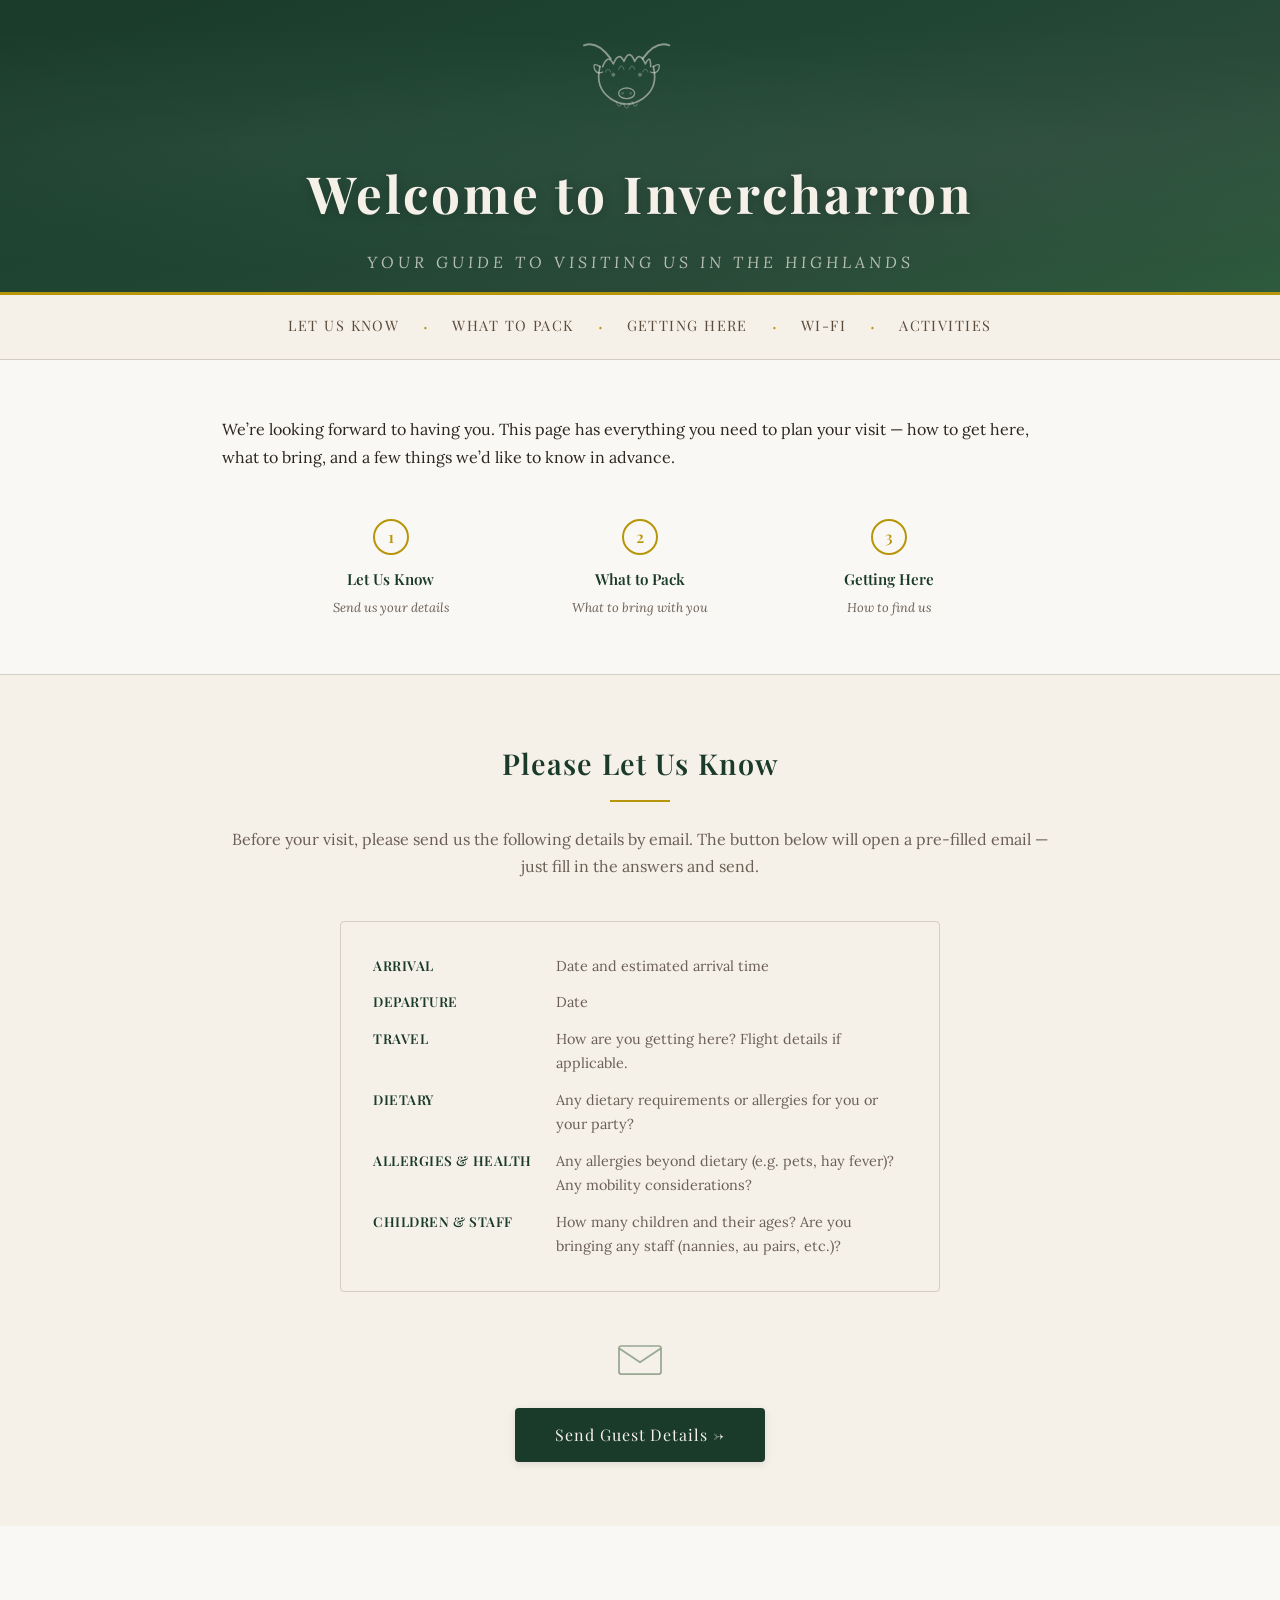
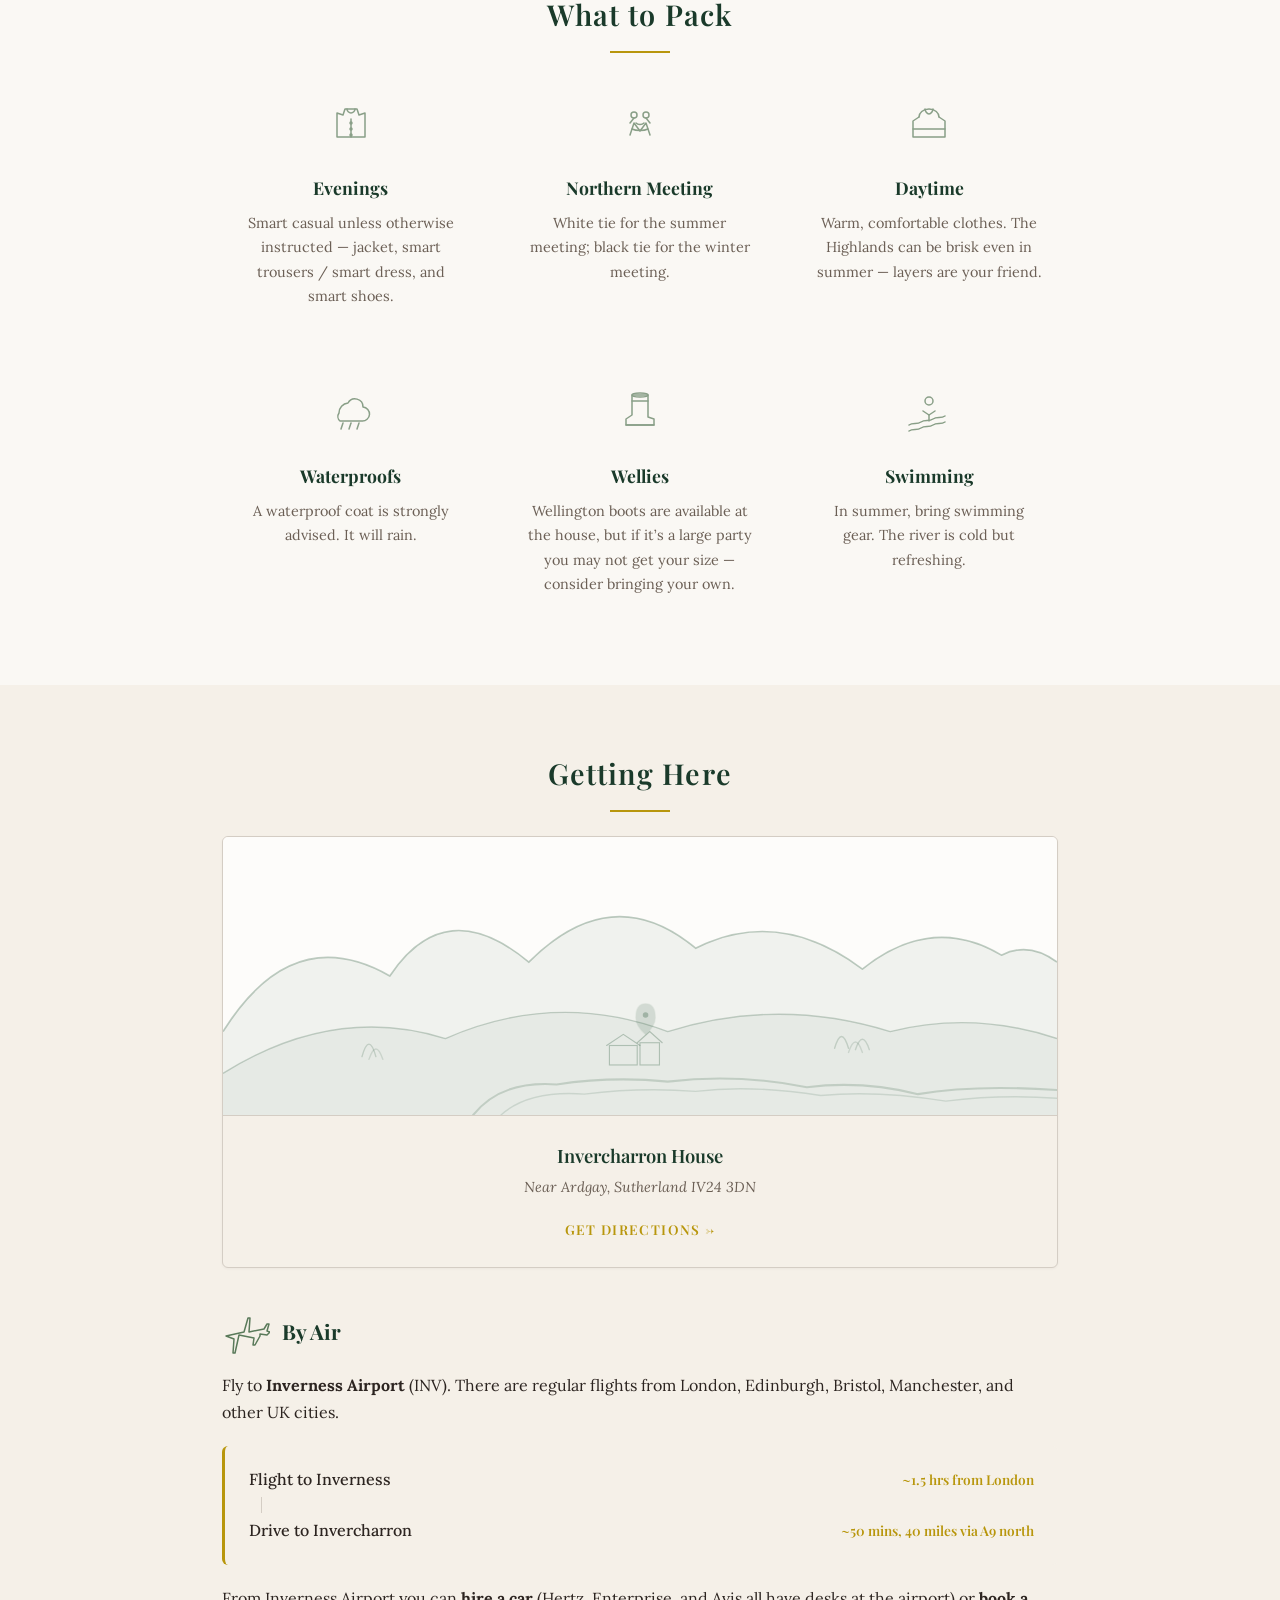
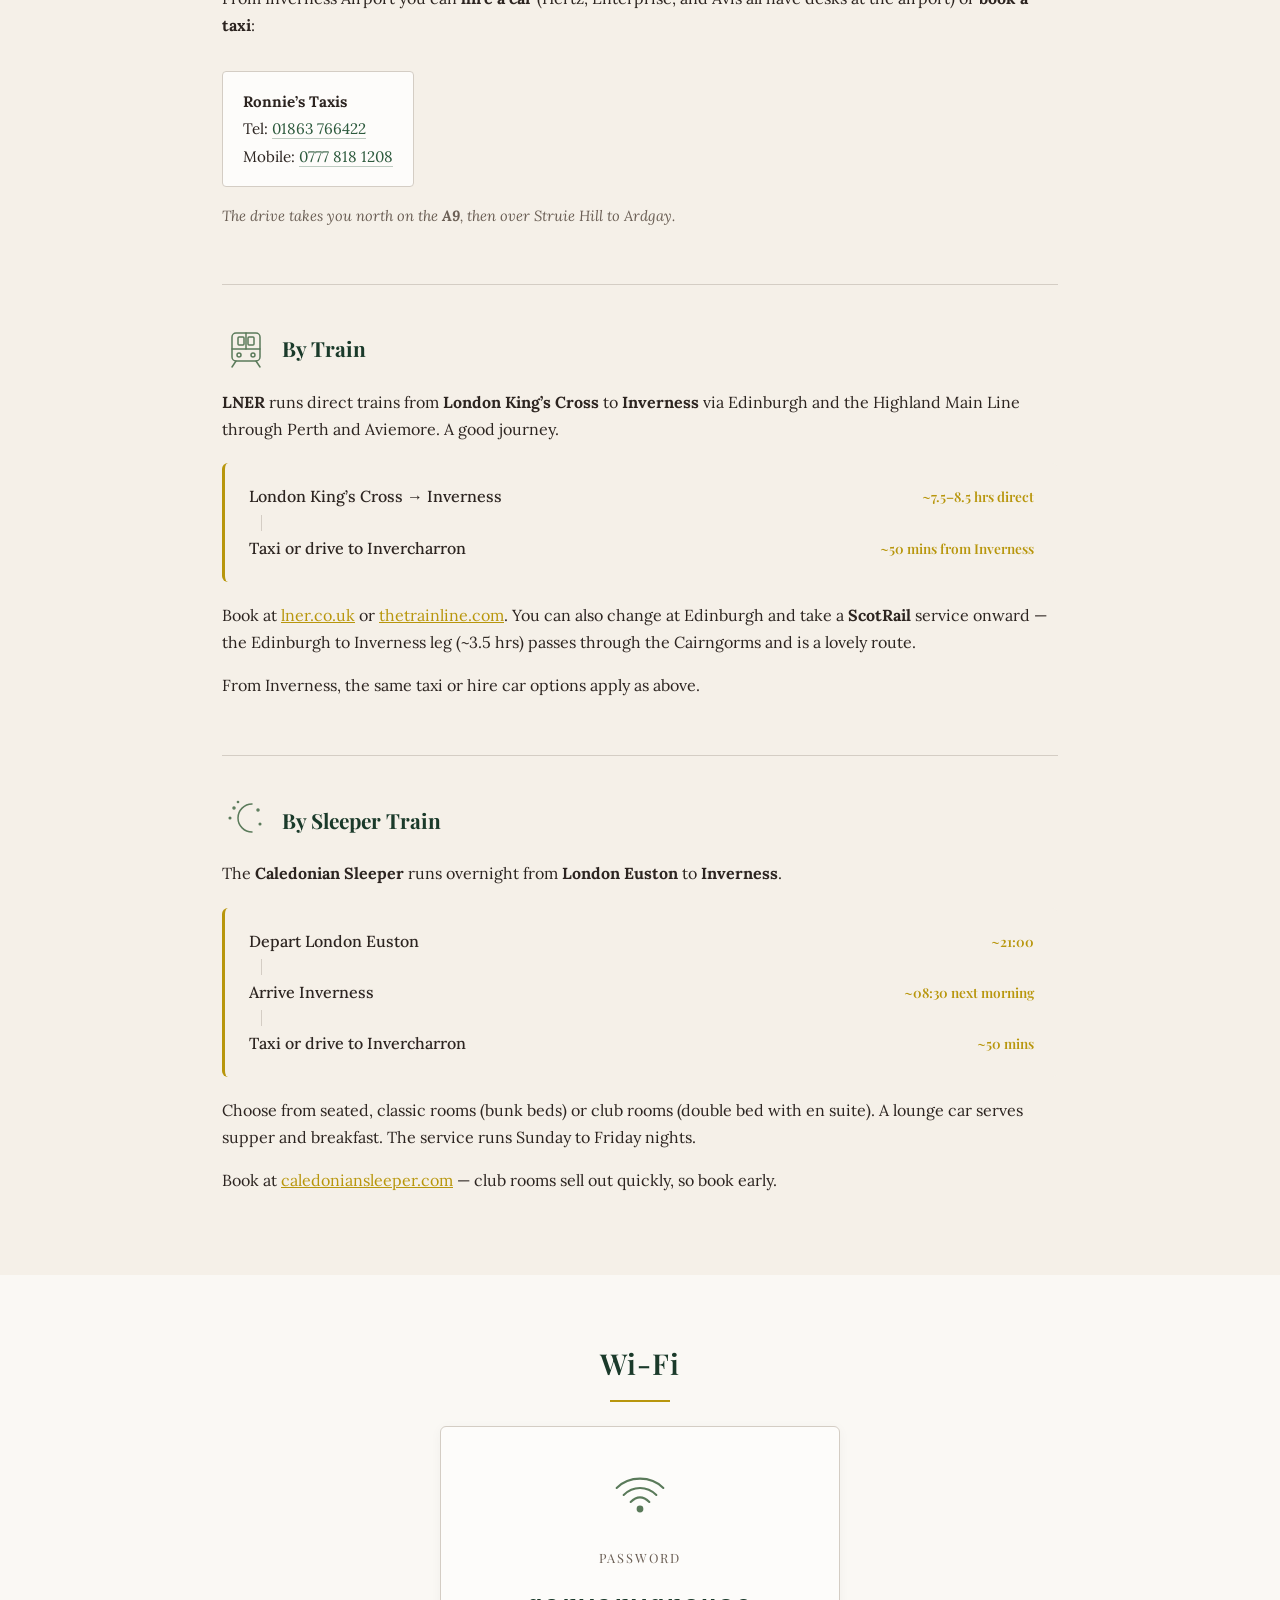
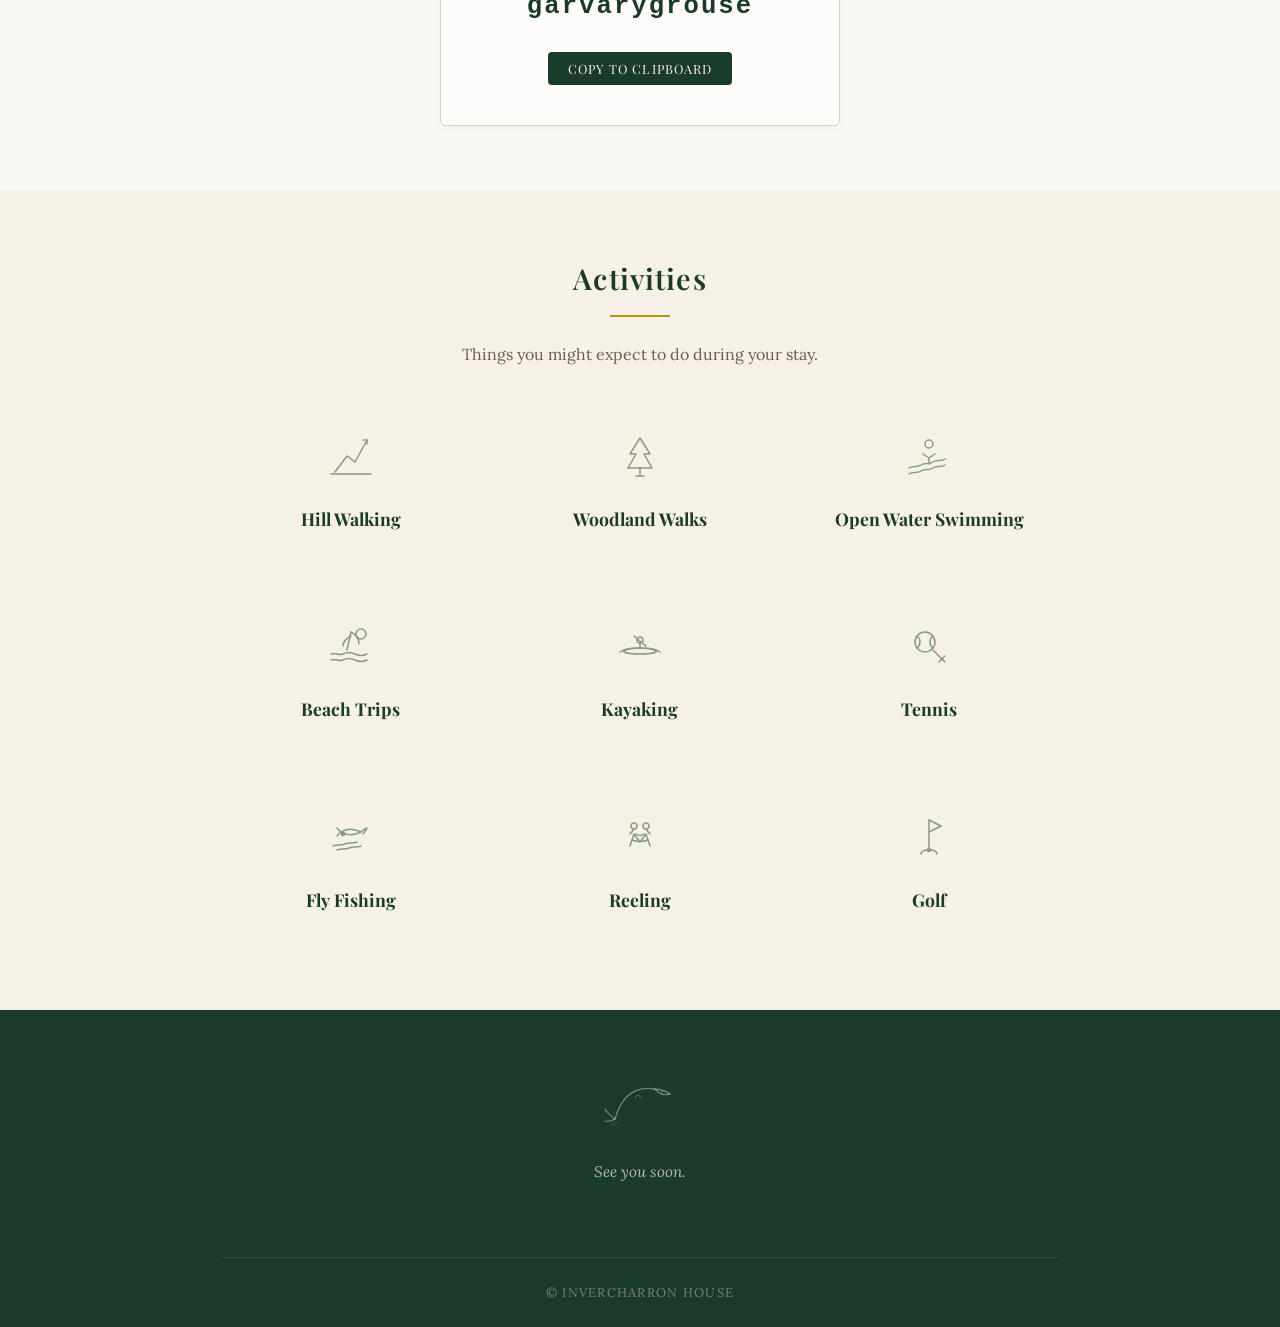
<file: visiting/index.html>
<!DOCTYPE html>
<html lang="en">
<head>
    <meta charset="UTF-8">
    <meta name="viewport" content="width=device-width, initial-scale=1.0">
    <title>Visiting Invercharron House</title>
    <meta name="robots" content="noindex, nofollow">
    <link rel="preconnect" href="https://fonts.googleapis.com">
    <link rel="preconnect" href="https://fonts.gstatic.com" crossorigin>
    <link href="https://fonts.googleapis.com/css2?family=Playfair+Display:ital,wght@0,400;0,600;0,700;1,400&family=Lora:ital,wght@0,400;0,500;1,400&display=swap" rel="stylesheet">
    <link rel="stylesheet" href="../style.css">
    <link rel="stylesheet" href="visiting.css">
</head>
<body>

    <div id="protected-content">

        <header class="hero hero-visiting">
            <div class="hero-overlay"></div>
            <div class="hero-content">
                <div class="house-sketch">
                    <svg viewBox="0 0 120 100" fill="none" xmlns="http://www.w3.org/2000/svg" aria-hidden="true">
                        <!-- Horns -->
                        <path d="M38 32 Q28 18 18 22" stroke="currentColor" stroke-width="1.5" stroke-linecap="round"/>
                        <path d="M62 32 Q72 18 82 22" stroke="currentColor" stroke-width="1.5" stroke-linecap="round"/>
                        <!-- Shaggy fringe -->
                        <path d="M32 38 Q36 28 40 36 Q44 26 48 34 Q52 24 56 34 Q60 26 64 36 Q68 28 68 38" stroke="currentColor" stroke-width="1.2" stroke-linecap="round" stroke-linejoin="round"/>
                        <!-- Head shape -->
                        <path d="M30 38 Q28 46 30 52 Q32 58 38 62 Q44 66 50 66 Q56 66 62 62 Q68 58 70 52 Q72 46 70 38" stroke="currentColor" stroke-width="1.3" stroke-linecap="round" stroke-linejoin="round"/>
                        <!-- Ears -->
                        <path d="M30 38 Q24 34 26 40 Q28 44 32 42" stroke="currentColor" stroke-width="1" stroke-linecap="round"/>
                        <path d="M70 38 Q76 34 74 40 Q72 44 68 42" stroke="currentColor" stroke-width="1" stroke-linecap="round"/>
                        <!-- Eyes peeking through fringe -->
                        <circle cx="40" cy="44" r="1.5" fill="currentColor" opacity="0.6"/>
                        <circle cx="60" cy="44" r="1.5" fill="currentColor" opacity="0.6"/>
                        <!-- Nose -->
                        <ellipse cx="50" cy="58" rx="6" ry="4" stroke="currentColor" stroke-width="1" stroke-linecap="round"/>
                        <circle cx="47" cy="58" r="1" fill="currentColor" opacity="0.4"/>
                        <circle cx="53" cy="58" r="1" fill="currentColor" opacity="0.4"/>
                        <!-- Extra shaggy bits -->
                        <path d="M34 42 Q36 38 38 42" stroke="currentColor" stroke-width="0.8" stroke-linecap="round" opacity="0.5"/>
                        <path d="M44 40 Q46 35 48 40" stroke="currentColor" stroke-width="0.8" stroke-linecap="round" opacity="0.5"/>
                        <path d="M52 40 Q54 35 56 40" stroke="currentColor" stroke-width="0.8" stroke-linecap="round" opacity="0.5"/>
                        <path d="M62 42 Q64 38 66 42" stroke="currentColor" stroke-width="0.8" stroke-linecap="round" opacity="0.5"/>
                        <!-- Chin fluff -->
                        <path d="M42 64 Q44 70 46 66" stroke="currentColor" stroke-width="0.8" stroke-linecap="round" opacity="0.5"/>
                        <path d="M48 66 Q50 72 52 66" stroke="currentColor" stroke-width="0.8" stroke-linecap="round" opacity="0.5"/>
                        <path d="M54 64 Q56 70 58 66" stroke="currentColor" stroke-width="0.8" stroke-linecap="round" opacity="0.5"/>
                    </svg>
                </div>
                <h1>Welcome to Invercharron</h1>
                <p class="subtitle">Your guide to visiting us in the Highlands</p>
            </div>
        </header>

        <nav class="nav-divider">
            <div class="container">
                <a href="#let-us-know">Let Us Know</a>
                <span class="nav-dot">&middot;</span>
                <a href="#packing">What to Pack</a>
                <span class="nav-dot">&middot;</span>
                <a href="#getting-here">Getting Here</a>
                <span class="nav-dot">&middot;</span>
                <a href="#wifi">Wi-Fi</a>
                <span class="nav-dot">&middot;</span>
                <a href="#activities">Activities</a>
            </div>
        </nav>

        <section class="steps-overview">
            <div class="container">
                <p>We&rsquo;re looking forward to having you. This page has everything you need to plan your visit &mdash; how to get here, what to bring, and a few things we&rsquo;d like to know in advance.</p>
                <div class="steps">
                    <div class="step">
                        <span class="step-number">1</span>
                        <h3><a href="#let-us-know">Let Us Know</a></h3>
                        <p>Send us your details</p>
                    </div>
                    <div class="step">
                        <span class="step-number">2</span>
                        <h3><a href="#packing">What to Pack</a></h3>
                        <p>What to bring with you</p>
                    </div>
                    <div class="step">
                        <span class="step-number">3</span>
                        <h3><a href="#getting-here">Getting Here</a></h3>
                        <p>How to find us</p>
                    </div>
                </div>
            </div>
        </section>

        <!-- ========== LET US KNOW ========== -->
        <section id="let-us-know" class="section section-alt">
            <div class="container">
                <h2>Please Let Us Know</h2>
                <div class="ornament"></div>
                <p>Before your visit, please send us the following details by email. The button below will open a pre-filled email &mdash; just fill in the answers and send.</p>

                <div class="guest-form-preview">
                    <dl class="form-fields">
                        <dt>Arrival</dt>
                        <dd>Date and estimated arrival time</dd>

                        <dt>Departure</dt>
                        <dd>Date</dd>

                        <dt>Travel</dt>
                        <dd>How are you getting here? Flight details if applicable.</dd>

                        <dt>Dietary</dt>
                        <dd>Any dietary requirements or allergies for you or your party?</dd>

                        <dt>Allergies &amp; Health</dt>
                        <dd>Any allergies beyond dietary (e.g. pets, hay fever)? Any mobility considerations?</dd>

                        <dt>Children &amp; Staff</dt>
                        <dd>How many children and their ages? Are you bringing any staff (nannies, au pairs, etc.)?</dd>
                    </dl>
                </div>

                <div class="email-cta">
                    <span class="sketch sketch-letter"></span>
                    <a href="mailto:freddy@macnamara.net?subject=Guest%20Information%20%E2%80%94%20%5BYour%20Name%5D&body=Hello!%0A%0AHere%20are%20our%20details%20for%20our%20upcoming%20visit%20to%20Invercharron.%0A%0A---%0A%0AARRIVAL%0ADate%3A%20%0AEstimated%20arrival%20time%3A%20%0A%0ADEPARTURE%0ADate%3A%20%0A%0ATRAVEL%0AHow%20are%20you%20getting%20here%3F%20%0AFlight%20details%20(if%20applicable)%3A%20%0A%0ADIETARY%0ADo%20you%20have%20any%20dietary%20requirements%3F%20%0ADoes%20anyone%20else%20in%20your%20party%20have%20dietary%20requirements%20or%20allergies%3F%20%0A%0AALLERGIES%20%26%20HEALTH%0AAny%20allergies%20beyond%20dietary%20(e.g.%20pets%2C%20hay%20fever)%3F%20%0AAny%20mobility%20considerations%20we%20should%20know%20about%3F%20%0A%0ACHILDREN%20%26%20STAFF%0AHow%20many%20children%20are%20you%20bringing%2C%20and%20what%20are%20their%20ages%3F%20%0AAre%20you%20bringing%20any%20staff%3F%20(nannies%2C%20au%20pairs%2C%20etc.)%20%0A%0A---%0A%0AThank%20you!" class="btn-primary">Send Guest Details &rarr;</a>
                </div>
            </div>
        </section>

        <!-- ========== WHAT TO PACK ========== -->
        <section id="packing" class="section">
            <div class="container">
                <h2>What to Pack</h2>
                <div class="ornament"></div>

                <div class="pack-grid">
                    <div class="pack-item">
                        <span class="sketch sketch-jacket"></span>
                        <h3>Evenings</h3>
                        <p>Smart casual unless otherwise instructed &mdash; jacket, smart trousers / smart dress, and smart shoes.</p>
                    </div>
                    <div class="pack-item">
                        <span class="sketch sketch-reeling"></span>
                        <h3>Northern Meeting</h3>
                        <p>White tie for the summer meeting; black tie for the winter meeting.</p>
                    </div>
                    <div class="pack-item">
                        <span class="sketch sketch-jumper"></span>
                        <h3>Daytime</h3>
                        <p>Warm, comfortable clothes. The Highlands can be brisk even in summer &mdash; layers are your friend.</p>
                    </div>
                    <div class="pack-item">
                        <span class="sketch sketch-rain"></span>
                        <h3>Waterproofs</h3>
                        <p>A waterproof coat is strongly advised. It will rain.</p>
                    </div>
                    <div class="pack-item">
                        <span class="sketch sketch-boot"></span>
                        <h3>Wellies</h3>
                        <p>Wellington boots are available at the house, but if it&rsquo;s a large party you may not get your size &mdash; consider bringing your own.</p>
                    </div>
                    <div class="pack-item">
                        <span class="sketch sketch-swim"></span>
                        <h3>Swimming</h3>
                        <p>In summer, bring swimming gear. The river is cold but refreshing.</p>
                    </div>
                </div>
            </div>
        </section>

        <!-- ========== GETTING HERE ========== -->
        <section id="getting-here" class="section section-alt">
            <div class="container">
                <h2>Getting Here</h2>
                <div class="ornament"></div>

                <a href="https://www.google.com/maps/dir/?api=1&destination=57.89383691615322,-4.371270386934536" target="_blank" rel="noopener" class="location-card">
                    <div class="location-landscape">
                        <svg viewBox="0 0 600 200" fill="none" xmlns="http://www.w3.org/2000/svg" aria-hidden="true">
                            <path d="M0 140 Q50 60 120 100 Q160 40 220 90 Q280 30 340 80 Q400 50 460 95 Q510 55 560 85 Q580 75 600 90 L600 200 L0 200 Z" fill="currentColor" opacity="0.06"/>
                            <path d="M0 140 Q50 60 120 100 Q160 40 220 90 Q280 30 340 80 Q400 50 460 95 Q510 55 560 85 Q580 75 600 90" stroke="currentColor" stroke-width="1.2" opacity="0.3"/>
                            <path d="M0 170 Q80 120 160 145 Q240 110 320 140 Q400 115 480 140 Q540 125 600 145 L600 200 L0 200 Z" fill="currentColor" opacity="0.05"/>
                            <path d="M0 170 Q80 120 160 145 Q240 110 320 140 Q400 115 480 140 Q540 125 600 145" stroke="currentColor" stroke-width="1" opacity="0.25"/>
                            <path d="M180 200 Q200 175 240 178 Q280 172 320 176 Q370 170 420 180 Q460 175 500 185 Q540 178 600 182" stroke="currentColor" stroke-width="1.5" opacity="0.2" stroke-linecap="round"/>
                            <path d="M200 200 Q220 182 260 185 Q300 180 340 183 Q380 178 430 186 Q470 182 520 190 Q560 185 600 188" stroke="currentColor" stroke-width="1" opacity="0.15" stroke-linecap="round"/>
                            <path d="M100 158 Q105 140 110 158" stroke="currentColor" stroke-width="1" opacity="0.2" stroke-linecap="round"/>
                            <path d="M105 160 Q110 145 115 160" stroke="currentColor" stroke-width="1" opacity="0.15" stroke-linecap="round"/>
                            <path d="M440 152 Q445 135 450 152" stroke="currentColor" stroke-width="1" opacity="0.2" stroke-linecap="round"/>
                            <path d="M450 155 Q455 140 460 155" stroke="currentColor" stroke-width="1" opacity="0.15" stroke-linecap="round"/>
                            <path d="M455 153 Q460 138 465 153" stroke="currentColor" stroke-width="1" opacity="0.18" stroke-linecap="round"/>
                            <rect x="278" y="150" width="20" height="14" stroke="currentColor" stroke-width="0.8" opacity="0.3"/>
                            <path d="M276 150 L288 142 L300 150" stroke="currentColor" stroke-width="0.8" opacity="0.3" stroke-linecap="round"/>
                            <rect x="300" y="148" width="14" height="16" stroke="currentColor" stroke-width="0.8" opacity="0.3"/>
                            <path d="M298 148 L307 140 L316 148" stroke="currentColor" stroke-width="0.8" opacity="0.3" stroke-linecap="round"/>
                            <path d="M297 130 Q297 120 304 120 Q311 120 311 130 Q311 136 304 142 Q297 136 297 130 Z" fill="currentColor" opacity="0.15" stroke="currentColor" stroke-width="1" stroke-opacity="0.4"/>
                            <circle cx="304" cy="128" r="2" fill="currentColor" opacity="0.3"/>
                        </svg>
                    </div>
                    <div class="location-info">
                        <h3>Invercharron House</h3>
                        <p>Near Ardgay, Sutherland IV24 3DN</p>
                        <span class="location-action">Get Directions &rarr;</span>
                    </div>
                </a>

                <!-- By Air -->
                <div class="travel-option">
                    <div class="travel-header">
                        <span class="sketch sketch-plane"></span>
                        <h3>By Air</h3>
                    </div>
                    <p>Fly to <strong>Inverness Airport</strong> (INV). There are regular flights from London, Edinburgh, Bristol, Manchester, and other UK cities.</p>
                    <div class="journey-legs">
                        <div class="leg">
                            <span class="leg-label">Flight to Inverness</span>
                            <span class="leg-time">~1.5 hrs from London</span>
                        </div>
                        <div class="leg-connector"></div>
                        <div class="leg">
                            <span class="leg-label">Drive to Invercharron</span>
                            <span class="leg-time">~50 mins, 40 miles via A9 north</span>
                        </div>
                    </div>
                    <p>From Inverness Airport you can <strong>hire a car</strong> (Hertz, Enterprise, and Avis all have desks at the airport) or <strong>book a taxi</strong>:</p>
                    <div class="contact-card">
                        <strong>Ronnie&rsquo;s Taxis</strong><br>
                        Tel: <a href="tel:01863766422">01863 766422</a><br>
                        Mobile: <a href="tel:07778181208">0777 818 1208</a>
                    </div>
                    <p class="route-note">The drive takes you north on the <strong>A9</strong>, then over Struie Hill to Ardgay.</p>
                </div>

                <!-- By Train (Daytime) -->
                <div class="travel-option">
                    <div class="travel-header">
                        <span class="sketch sketch-train"></span>
                        <h3>By Train</h3>
                    </div>
                    <p><strong>LNER</strong> runs direct trains from <strong>London King&rsquo;s Cross</strong> to <strong>Inverness</strong> via Edinburgh and the Highland Main Line through Perth and Aviemore. A good journey.</p>
                    <div class="journey-legs">
                        <div class="leg">
                            <span class="leg-label">London King&rsquo;s Cross &rarr; Inverness</span>
                            <span class="leg-time">~7.5&ndash;8.5 hrs direct</span>
                        </div>
                        <div class="leg-connector"></div>
                        <div class="leg">
                            <span class="leg-label">Taxi or drive to Invercharron</span>
                            <span class="leg-time">~50 mins from Inverness</span>
                        </div>
                    </div>
                    <p>Book at <a href="https://www.lner.co.uk" target="_blank" rel="noopener">lner.co.uk</a> or <a href="https://www.thetrainline.com" target="_blank" rel="noopener">thetrainline.com</a>. You can also change at Edinburgh and take a <strong>ScotRail</strong> service onward &mdash; the Edinburgh to Inverness leg (~3.5 hrs) passes through the Cairngorms and is a lovely route.</p>
                    <p>From Inverness, the same taxi or hire car options apply as above.</p>
                </div>

                <!-- By Sleeper -->
                <div class="travel-option">
                    <div class="travel-header">
                        <span class="sketch sketch-moon"></span>
                        <h3>By Sleeper Train</h3>
                    </div>
                    <p>The <strong>Caledonian Sleeper</strong> runs overnight from <strong>London Euston</strong> to <strong>Inverness</strong>.</p>
                    <div class="journey-legs">
                        <div class="leg">
                            <span class="leg-label">Depart London Euston</span>
                            <span class="leg-time">~21:00</span>
                        </div>
                        <div class="leg-connector"></div>
                        <div class="leg">
                            <span class="leg-label">Arrive Inverness</span>
                            <span class="leg-time">~08:30 next morning</span>
                        </div>
                        <div class="leg-connector"></div>
                        <div class="leg">
                            <span class="leg-label">Taxi or drive to Invercharron</span>
                            <span class="leg-time">~50 mins</span>
                        </div>
                    </div>
                    <p>Choose from seated, classic rooms (bunk beds) or club rooms (double bed with en suite). A lounge car serves supper and breakfast. The service runs Sunday to Friday nights.</p>
                    <p>Book at <a href="https://www.caledoniansleeper.com" target="_blank" rel="noopener">caledoniansleeper.com</a> &mdash; club rooms sell out quickly, so book early.</p>
                </div>
            </div>
        </section>

        <!-- ========== WI-FI ========== -->
        <section id="wifi" class="section">
            <div class="container">
                <h2>Wi-Fi</h2>
                <div class="ornament"></div>
                <div class="wifi-card">
                    <span class="sketch sketch-wifi"></span>
                    <p class="wifi-label">Password</p>
                    <div class="wifi-password" id="wifi-password">garvarygrouse</div>
                    <button class="wifi-copy" id="wifi-copy" onclick="navigator.clipboard.writeText('garvarygrouse').then(function(){document.getElementById('wifi-copy').textContent='Copied!';setTimeout(function(){document.getElementById('wifi-copy').textContent='Copy to clipboard'},2000)})">Copy to clipboard</button>
                </div>
            </div>
        </section>

        <!-- ========== ACTIVITIES ========== -->
        <section id="activities" class="section section-alt">
            <div class="container">
                <h2>Activities</h2>
                <div class="ornament"></div>
                <p>Things you might expect to do during your stay.</p>

                <div class="activity-grid">
                    <div class="activity-item">
                        <span class="sketch sketch-hike"></span>
                        <h3>Hill Walking</h3>
                    </div>
                    <div class="activity-item">
                        <span class="sketch sketch-woodland"></span>
                        <h3>Woodland Walks</h3>
                    </div>
                    <div class="activity-item">
                        <span class="sketch sketch-swim"></span>
                        <h3>Open Water Swimming</h3>
                    </div>
                    <div class="activity-item">
                        <span class="sketch sketch-beach"></span>
                        <h3>Beach Trips</h3>
                    </div>
                    <div class="activity-item">
                        <span class="sketch sketch-kayak"></span>
                        <h3>Kayaking</h3>
                    </div>
                    <div class="activity-item">
                        <span class="sketch sketch-tennis"></span>
                        <h3>Tennis</h3>
                    </div>
                    <div class="activity-item">
                        <span class="sketch sketch-fish-river"></span>
                        <h3>Fly Fishing</h3>
                    </div>
                    <div class="activity-item">
                        <span class="sketch sketch-reeling"></span>
                        <h3>Reeling</h3>
                    </div>
                    <div class="activity-item">
                        <span class="sketch sketch-golf"></span>
                        <h3>Golf</h3>
                    </div>
                </div>
            </div>
        </section>

        <footer>
            <div class="container">
                <div class="footer-content">
                    <div class="footer-fish">
                        <svg viewBox="0 0 80 60" fill="none" xmlns="http://www.w3.org/2000/svg" aria-hidden="true">
                            <!-- Leaping salmon -->
                            <path d="M15 45 Q25 10 55 15 Q65 16 70 20" stroke="currentColor" stroke-width="1.3" stroke-linecap="round" fill="none"/>
                            <path d="M70 20 Q62 22 58 18 Q55 15 55 15" stroke="currentColor" stroke-width="1.3" stroke-linecap="round" fill="none"/>
                            <!-- Tail -->
                            <path d="M15 45 Q8 40 5 35" stroke="currentColor" stroke-width="1.2" stroke-linecap="round"/>
                            <path d="M15 45 Q10 48 5 47" stroke="currentColor" stroke-width="1.2" stroke-linecap="round"/>
                            <!-- Fin -->
                            <path d="M35 24 Q38 18 41 24" stroke="currentColor" stroke-width="0.8" stroke-linecap="round"/>
                            <!-- Eye -->
                            <circle cx="62" cy="18" r="1.2" fill="currentColor" opacity="0.5"/>
                            <!-- Water splash -->
                            <path d="M10 50 Q15 47 20 50" stroke="currentColor" stroke-width="0.8" stroke-linecap="round" opacity="0.4"/>
                            <path d="M5 53 Q12 49 19 53" stroke="currentColor" stroke-width="0.7" stroke-linecap="round" opacity="0.3"/>
                            <!-- Droplets -->
                            <circle cx="18" cy="44" r="0.8" fill="currentColor" opacity="0.3"/>
                            <circle cx="22" cy="47" r="0.6" fill="currentColor" opacity="0.25"/>
                            <circle cx="12" cy="46" r="0.7" fill="currentColor" opacity="0.25"/>
                        </svg>
                    </div>
                    <p>See you soon.</p>
                </div>
                <div class="footer-bottom">
                    <p>&copy; Invercharron House</p>
                </div>
            </div>
        </footer>

    </div>

</body>
</html>
</file>
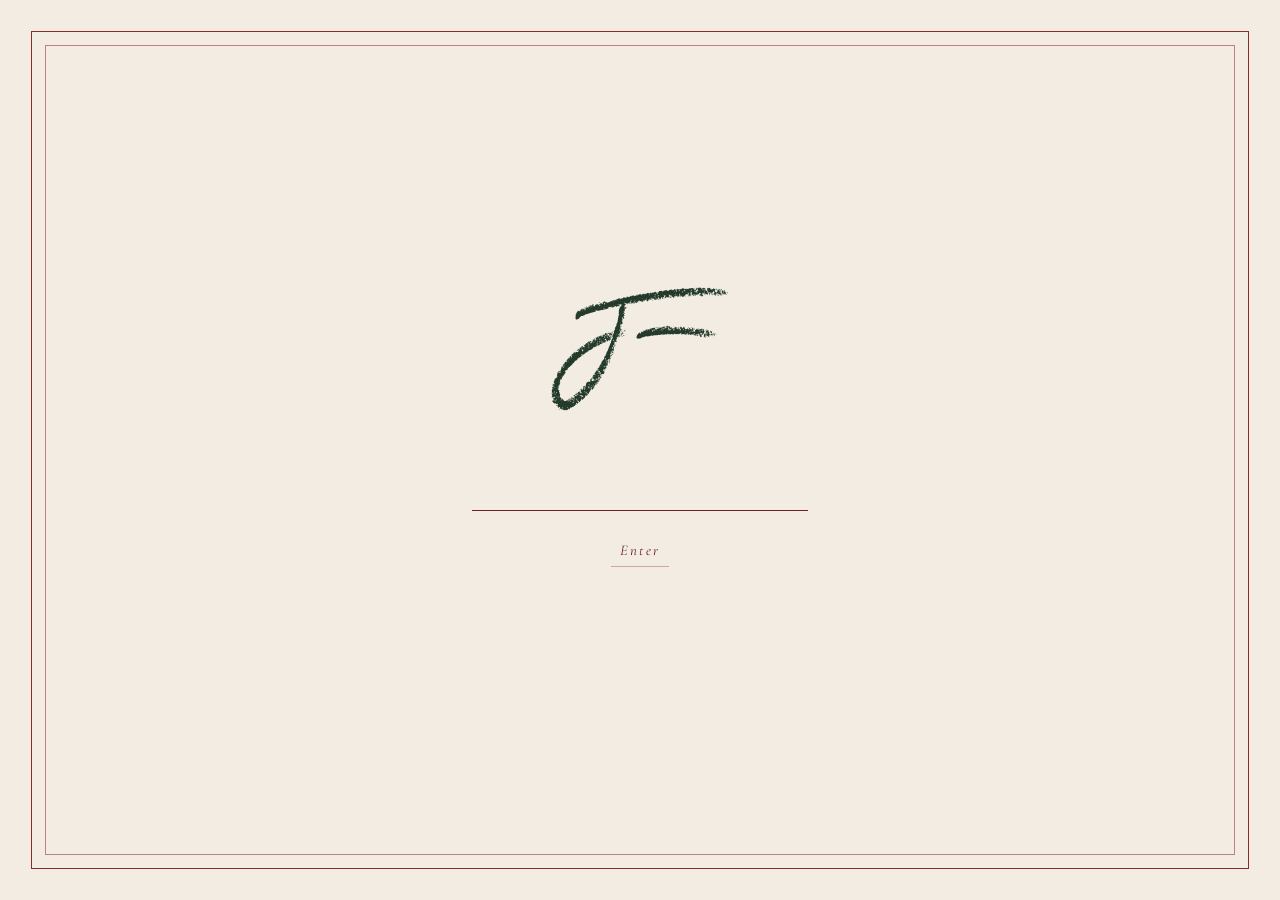
<file: wedding/index.html>
<!DOCTYPE html>
<html lang="en-GB">
<head>
<meta charset="UTF-8">
<meta name="viewport" content="width=device-width, initial-scale=1">
<title>Joshua &amp; Freddy &middot; 29 &amp; 30 May 2027 &middot; Invercharron</title>
<meta name="description" content="Save the date. Joshua and Freddy are marrying at Invercharron House, Ardgay, Sutherland, on the 29th and 30th of May 2027. Invitation to follow.">
<meta name="robots" content="noindex, nofollow, noarchive, noimageindex, nosnippet">
<meta name="googlebot" content="noindex, nofollow">
<meta name="theme-color" content="#F2ECE3">
<meta name="color-scheme" content="light">

<meta property="og:type" content="website">
<meta property="og:title" content="Joshua &amp; Freddy &middot; 29 &amp; 30 May 2027">
<meta property="og:description" content="Invercharron House, Ardgay, Sutherland. Invitation to follow.">
<meta property="og:url" content="https://invercharron.com/wedding/">
<meta property="og:image" content="https://invercharron.com/wedding/share.png?v=3">
<meta name="twitter:card" content="summary_large_image">
<meta name="twitter:title" content="Joshua &amp; Freddy &middot; 29 &amp; 30 May 2027">
<meta name="twitter:description" content="Invercharron House, Ardgay, Sutherland. Invitation to follow.">

<link rel="icon" href="favicon.svg?v=2" type="image/svg+xml">
<link rel="preconnect" href="https://fonts.googleapis.com">
<link rel="preconnect" href="https://fonts.gstatic.com" crossorigin>
<link rel="stylesheet" href="https://fonts.googleapis.com/css2?family=Cormorant+Garamond:ital,wght@0,300;0,400;0,500;0,600;1,300;1,400;1,500&display=swap">
<link rel="stylesheet" href="styles.css?v=70">
<script>
  /* The live site answers on plain http:// as well as https://, and does not
     redirect. Chrome upgrades a typed address to https by itself; Safari does
     not — and on an http page the browser withholds the crypto the password
     check uses, so the right password was refused. Move to https before
     anything else happens. Only on the real domain, so local copies (served
     over http on localhost or a LAN address) are left alone. */
  if (location.protocol === 'http:' && /(^|\.)invercharron\.com$/.test(location.hostname))
    location.replace('https://invercharron.com' + location.pathname + location.search + location.hash);

  /* Locked first, unlocked only on proof — and locked too if storage throws,
     so a private window fails closed rather than open. Runs before the body
     is parsed so the page never flashes up behind the gate. */
  document.documentElement.classList.add('locked');
  try { if (sessionStorage.getItem('invercharron') === 'ok')
          document.documentElement.classList.remove('locked'); } catch (e) {}
</script>
</head>
<body>

<a class="skip" href="#card">Skip to the save the date</a>

<!-- ============================================================
     Shared SVG definitions: paper grain, ink bleed, deckle edge.
     Generated once, referenced everywhere. Never rasterised.
     ============================================================ -->
<svg class="defs" width="0" height="0" aria-hidden="true" focusable="false">
  <defs>
    <!-- Fine paper tooth. Two octaves, high frequency. -->
    <filter id="grain" x="0" y="0" width="100%" height="100%">
      <feTurbulence type="fractalNoise" baseFrequency="0.82" numOctaves="2" seed="7" stitchTiles="stitch" result="n"/>
      <feColorMatrix type="saturate" values="0" in="n" result="d"/>
      <feComponentTransfer in="d">
        <feFuncA type="linear" slope="0.5"/>
      </feComponentTransfer>
    </filter>

    <!-- Long, soft fibre mottle for the card stock only. -->
    <filter id="fibre" x="0" y="0" width="100%" height="100%">
      <feTurbulence type="fractalNoise" baseFrequency="0.006 0.09" numOctaves="3" seed="19" stitchTiles="stitch" result="n"/>
      <feColorMatrix type="saturate" values="0" in="n"/>
    </filter>

    <!-- Ink sinking into the stock: displaces stroke edges by a hair. -->
    <filter id="bleed" x="-8%" y="-8%" width="116%" height="116%">
      <feTurbulence type="fractalNoise" baseFrequency="0.9" numOctaves="1" seed="3" result="t"/>
      <feDisplacementMap in="SourceGraphic" in2="t" scale="0.9" xChannelSelector="R" yChannelSelector="G"/>
    </filter>

    <!-- Deckle: a torn, irregular paper edge. -->
    <filter id="deckle" x="-4%" y="-4%" width="108%" height="108%">
      <feTurbulence type="fractalNoise" baseFrequency="0.014 0.05" numOctaves="4" seed="11" result="t"/>
      <feDisplacementMap in="SourceGraphic" in2="t" scale="7" xChannelSelector="R" yChannelSelector="G"/>
    </filter>
  </defs>
</svg>

<!-- ============================================================
     THE MARKS
       fj         the F&J monogram: a textured hand-drawn mark, traced to
                  vector. Coordinates rounded to whole units, which keeps the
                  texture (2.3% alpha difference at any size shown) at 60KB
                  rather than 212KB.
     stroke-dasharray / stroke-dashoffset are inherited SVG properties,
     so a single value on each <use> host draws every stroke inside it.
     ============================================================ -->
<svg class="defs" width="0" height="0" aria-hidden="true" focusable="false"><defs>

  <symbol id="fj" viewBox="0 0 1741.7 1214.3">
    <path fill="currentColor" fill-rule="evenodd" d="M1467 4l-2 2 -3 0 -4-1 -4 2 -2 0 -1-2 -2 0 0 1 1 2 0 1 -4 2 0-1 1-1 -1-1 -4 0 -2 1 -2 4 1 2 1 1 0 1 -1 1 -3 0 0 1 1 1 2-1 1 1 0 4 1 3 2 3 2 0 2 1 0 2 -1 1 -3 1 -1 2 -2 2 -3-1 -3-3 -1 1 -1 2 -2 0 -1 1 -1 2 1 4 4 0 1 3 1 1 4 2 -1 1 -6 2 -1-1 0-1 1-1 -2 0 -4 1 0 1 -2 1 -1 0 2-2 -4-2 -7 5 0-1 1 0 0-5 1-1 0-4 3-2 0-1 3 1 1-1 1-2 0-2 -1-1 -2-1 -2-4 -3-2 -1-3 -1 0 -1-1 -1 1 -2 3 -2 4 -2-2 1-1 0-3 -2-2 2-4 -2-2 -2 2 -2 1 -1-1 4-4 -1-2 0-1 3-2 0-2 -1-1 -1 0 -1 2 -3 2 0 1 1 1 -1 1 -2 1 -1-1 -4 0 0-3 -1-1 0-2 -2-1 -5 2 -2 1 -1 1 -1-4 -2 0 -2 4 -1 0 -2-1 -1 0 -3 3 -3-3 -2 0 -2 2 -2-1 -4 2 -2-2 -3 3 -4 2 -6 2 -4 2 0-1 -1-2 0-3 -9 0 0 1 -4 2 -4-1 -2 2 -2-1 -4 0 -3-2 -1 0 -2 3 -1-1 0-2 -1-2 -4-2 -3 0 -2 1 -2-2 -6 3 -2-1 -1 0 -1 2 -1 0 -1-1 -1 0 0 4 2 2 -1 1 -3 0 -2-3 -1 0 -10 3 -2 0 -6 3 -2-1 -2 4 -2 2 -1 2 -1 0 0-1 1-1 -2 0 0-2 4-1 2-3 -1-2 1-2 -1-1 -6 0 -2 2 0-1 -1-1 -2-1 -2 2 -3 1 -3 3 -4 3 -1 0 -2-2 -3-1 -2 3 -1 2 -2 2 -2 1 0-2 1-1 1 0 2-2 -3 0 -1 1 0-2 1-1 2 0 1-1 1 0 1-1 -11 0 0-2 -4 0 -2 2 -1 3 -4 3 -3 1 0 2 -2 1 -1-2 -1-3 0-1 -1-1 -1 1 0 3 -2 1 -4 0 -1-3 -1-2 -2 0 -2-2 -2 0 -2 3 -2 1 -1 0 0-2 -1-1 -4 2 -1 0 -4 2 -2 3 -1 1 -3 0 -2 1 -3 3 -2 3 -3-1 -5-1 0-2 -3-1 -1 1 -1 2 -1 0 -1-1 0-2 2-2 0-1 3 1 1-2 -4 0 -1-1 -2 2 -1-2 -3 0 -2 1 -2-1 -3 4 -1 0 -1-3 -2 0 -1 1 0 1 -1 1 -2-1 -1 0 0 3 -1 1 -1-2 -1 0 -1 1 0 2 -2 2 -1-2 -3-2 -1 0 -1 1 -1 2 -3 3 2 2 -1 4 -1 0 -1-1 -2-1 0-4 -1 0 -3-1 -6-5 -1 0 0 1 -3 2 -3 0 -2-1 -1 0 -1 2 -5 0 -5-1 -4 1 0 5 -1 1 -2 0 1 1 -4 4 -1 3 -1 0 -1-1 -2-1 -2 0 -2 1 -1 0 -2-3 -2 4 0 1 2 0 2-1 1 2 5 4 0 1 -2 2 0 1 -3 2 -4 0 -3-2 -1-1 0-5 -1 0 -2-1 -1-2 0-3 -1-2 -2-1 -5-2 -2 2 -1 2 -2-2 -1 0 -2 1 -2 0 -2 3 -2 4 -3 3 -1-1 -1-7 -2-1 -1 0 -2 2 -2 1 -1 1 -3 0 -4 4 -1 3 -1 1 -2 1 0-4 -2-1 -3 1 -4 2 -1 0 -1-1 1-3 -1-3 -2-1 -3 2 -1 1 -4 7 -1 1 -2-1 -2 0 -2-2 -1 0 -1-1 -1-2 -2 1 -2 0 -2 1 -1-1 -1-2 -3-1 -2 2 -3 2 -1 3 -2 1 -1 0 -1 3 -1 1 -1-3 -3 1 -2 3 -1 0 -2-1 -3-1 -1 0 -2 2 -1-1 0-2 -1-1 -2 0 -2-2 -2 1 -2 3 -2 1 0-1 1-2 0-1 -1 0 -3 1 -2 0 -3 3 0 2 -3 2 -3 0 -1-2 -1 0 -3 2 -3 3 -2 4 2 2 0 1 -2 2 0-5 -2-1 0-1 -1-2 0-2 -1-1 1-3 0-1 -1-2 -1-1 -1 0 -2 2 -2 3 -3 1 -2-1 -2 0 0 2 -1 1 -2 0 -2-1 -1 0 -2 4 -2 2 -2 0 -1-3 -3-1 -1 0 -1 1 -2 0 -2 1 -5 0 0 1 1 2 0 1 -2 1 -1-1 -2 1 -2 2 0 2 -2 2 -1 0 -2-1 -1-1 -1-2 -2-1 -2 2 0 2 -1 2 -7 1 -1 0 0-2 2-4 0-1 -1-1 1-1 -1-1 -2 1 -6 6 -2 1 -1 0 0-2 -4-3 -6 2 -1 3 -2 1 -1 0 0 2 -2 2 -1-1 0-1 -2-3 -7 0 -1 1 -1 2 3 3 -1 3 -3 1 -4 1 -2-2 0-2 -3-2 -4 4 -1 3 -3 1 -1 0 0-1 -2-4 -2-2 -1 0 -3 1 -1 2 -1 1 -3-2 -1 0 -1 1 1 3 -1 1 -1 2 -1 4 -1 0 -3 1 -1-1 -1 0 -1 1 0-6 -9 0 -2 1 -1-1 -2 0 -4 2 -3-1 -3 1 -3 2 0 2 1 1 0 1 -3 3 -1 0 -1-1 0-2 -3-2 -2 0 -1 2 -1 3 -1 1 -3 0 -4 1 -1-1 -3 2 -2 2 -1 2 -3 1 -2-2 0-2 -1-2 2-3 0-2 -2-2 -1 0 -2 3 -1 0 -7 2 -3 0 0 2 -1 1 -5 3 -2 0 -3-3 -3 3 -7 5 0 1 2 2 1 2 -2 3 -1 0 0-4 -1-2 0-1 -1-1 -2-1 -2 6 -3 2 -4 2 -1-1 -3-2 -1-1 -1-2 -3 0 -2 1 -1 2 -2 0 -4 3 -2 0 -2-1 -10 8 -1 0 -1-2 -3 0 -2 2 -1-1 -2 2 -2 1 -1 2 -6 4 -2 2 -1 0 -1-2 -2-1 -1 1 0 1 -1 1 -5 1 -5 3 -4 0 -1 1 -1-1 1-1 -2-1 -1-1 -4-1 1-2 -5 0 -5 5 -1-1 -3 0 0-2 4 0 1-2 -5-2 0-3 -2-2 -4 0 -1-2 -1-1 -2 1 -1 2 0 1 1 0 3 1 1 1 -1 1 -4 0 -1 2 -1 0 -3-3 -3 1 -1 1 -1 3 -2 4 -4 4 2 1 2 0 2 2 0 1 -1 1 -3 2 -4 1 -3-3 -5-2 -3 0 -1-1 1-2 0-1 -3 0 -1-1 -2 3 0 2 1 2 -3 3 0 2 3 1 -2 1 -1 0 -3-3 -3 1 -1 0 0 2 2 5 -2 1 -2-1 -1 0 -2 2 -1-1 0-1 2-1 0-1 -1-2 -1 0 -2 1 -1 2 -3 2 -2 2 0 1 1 1 -1 2 -1 0 -1-2 0-4 1-1 -1 0 -2-1 0-1 1 0 2-2 0-1 -2-1 0-1 2-1 -1-2 -2 2 -3 1 -3 2 -1 2 -5 0 -2-1 -1 0 -1 1 -1 2 -1 1 -1 0 -4 1 -2 3 -3-1 0 2 1 2 1 3 1 2 -1 1 -3 0 -2 4 -1 1 -3-2 -1-2 0-3 -2 0 -2-1 1 2 -1 2 -2 1 -3-3 0-3 1-1 2 0 0 1 1-2 1-1 -1-4 1-2 -2-2 0-3 -1 0 -2-1 -1-1 -1 0 -1 2 -1 3 -1 1 -1-1 0-2 -2 0 0 1 1 1 0 1 -1 2 -3 3 0 1 2 1 0 4 1 0 1 2 -6 6 -1 0 -1-5 -2-3 0-5 1-1 -2-1 -1-1 -2 1 -2 2 0-3 -1 0 -2 1 -1 2 2 3 -1 3 -2 2 -2-1 1 1 0 2 1 1 -1 4 -1 0 -1-1 -4-2 -1 0 0 3 2 1 1 1 -3 3 -1 0 0-1 2-1 -3-2 0-2 -1-1 2-1 0-1 -1-3 1-2 -2 0 0 1 -2 1 -1 3 -1 0 -1 2 -1 0 0 2 1 2 0 1 -2 3 -2-3 -1-1 0 5 -1 1 0 1 2-1 1 1 5 0 -1 1 -1 0 -1 1 -3 4 -2-2 -1-2 -3-3 0-1 2 0 1-1 0-1 -2-1 2-3 -1-1 -1 0 0 1 -3 2 0 3 -1 3 -3 0 0 1 -1 1 0-1 1-1 -1-4 0-4 -1-1 -2 0 -1-1 -2 2 -1 2 1 2 2-1 1 1 2 4 -1 1 -4 0 -1-1 -2 2 -1-1 0-1 -4-2 -2 1 -1 1 -1 5 0 2 3 2 4 0 1 2 1 0 0 6 -2 2 -1 0 -6-4 -2 1 -2-1 -1-1 -2 1 -2 2 -1-2 1-2 0-1 1 0 1-1 -1-1 -1 1 -1-2 0-1 -2 0 1 2 -1 2 0 2 -1 1 -3-4 -1 2 -2 2 -3 0 -1 1 -1 0 -1-1 0-1 2-2 -1-2 0-2 -1-1 -1 0 -2 3 0 2 -1 1 -3-2 -2 2 -1 3 0 1 1 1 -1 2 -1 0 0-2 1-1 -2-2 -1 1 -1 3 0 5 -1 1 0 3 -1 1 0-1 -1-3 0-1 1-1 -1-1 -3 3 -2-2 -1 1 0 8 -1 1 -2 1 -2-1 -1 0 -2 1 -3 2 -2-1 -1-2 0-1 -2 0 -1-2 -1 0 -2 2 -1 0 -1-1 -1 0 -2 1 -1 3 -1-1 0 3 2 0 0 1 -2 4 -2 2 -2-1 -1-1 -2 2 1 3 -1 2 1 2 -1 1 -1 2 -2 1 -1-2 1-2 -1-1 -2 0 2 2 -1 1 1 2 -2 5 -1 1 -1 0 -1 1 1 5 -2 1 -1 3 2 6 -1 1 1 2 -1 5 0 2 -1 3 -1 4 0 7 2 7 2 5 1 2 2 1 9-1 2-1 2 0 8-4 10-9 1-2 2-2 2-4 6-4 2-3 2-1 3-3 12-1 7-3 2 0 5-3 4-2 2 0 4-2 1 0 1-2 0-2 6-2 6-1 3 2 3-4 3-1 1-1 3 1 2-1 2 1 2-1 3-3 2-1 6-1 6 0 2-1 1-2 3-2 12 0 1-2 2 2 1-3 1 0 4-2 7 0 4-3 2 1 5-3 4 1 6-2 1-1 -1-4 0-8 1 0 7 2 5-1 1 0 -1 1 0 1 2 1 3 1 1-1 0-1 1 1 3-1 1-1 2 0 1-1 1 2 0 1 1 2 1 0 1-2 3 0 2 1 1-1 2 1 3-2 -2-2 -1 0 -1 1 -1 0 0-1 2-1 1-2 2 0 3 3 0 2 1 1 1-2 1 0 1-2 -3-1 0-2 1-1 4 1 1-1 2 1 2-1 1-2 1 0 1 1 1 4 2-1 1-2 3 1 4 0 2 1 1-1 -1-1 0-1 1-1 2-1 3-4 1 0 1 5 0 1 1 1 1-2 2 0 1-1 0-4 1-3 0-1 -2-1 -1-1 -6 4 -1-1 1-2 2-1 1-4 2 0 1 1 1 3 1 1 2-1 2 2 2-2 1 0 0 1 -1 1 0 5 1 1 4 0 2-1 1-2 -1-3 0-1 5 0 1 1 0 1 1 1 4-1 1 0 1 1 1 0 1-3 1-1 1 0 3 2 0 1 2-1 1-2 2 1 3-3 -1-2 -1-1 0-1 1-1 -1-2 0-3 -1-2 1 0 2 2 1 0 2-1 1-3 2-1 3 1 3-1 2 2 1 0 1-2 1 1 1 2 1 0 2-2 1 1 2 4 1-1 2-1 1-1 0-5 2-1 1 0 2 2 0 1 -3 1 -1 1 2 2 1 0 3 1 2 2 2-1 0-3 2-2 1 2 2 2 2-2 2 0 2 1 1 1 2-2 -2-2 2-2 5 0 3 2 1-1 1-2 0-3 -1-1 -1 1 -1 0 0-2 3-5 3 1 4 4 0 1 2 1 3 4 1 1 2-1 2 0 2 1 2-1 -1-1 2-2 0-1 1-2 -1 0 -3 3 -2-2 0-1 1-1 4 0 1 1 5-2 2 2 2 1 2 2 1-2 -1-3 4 0 1 1 1 2 1 1 2 0 2-2 1 2 1 0 2-3 -2-1 0-2 -2 0 0-2 -2-2 -3-2 -3-1 1 0 1-2 0-1 -2-1 0-1 1-5 2-2 0 4 4 5 1 0 2-2 3-1 2 0 2-2 2 0 1 2 4 1 3 0 3-2 2 2 0 1 -1 1 -2 0 -1 1 -1-1 -1 1 0 1 5 3 1 1 -2 2 -5-1 0 1 -1 3 -2 2 0 2 -5 5 -1 3 -2 4 -1 1 -1 2 -3 4 -2 4 1 1 -2 3 0 1 -3 10 0 6 -1 7 0 3 1 0 0 1 -1 4 0 6 1 2 0 1 -2 2 -1 3 1 2 3 2 2 3 -1 1 -2 3 -3 2 -1 3 2 4 -2 3 -1 7 -2 6 0 6 -1 3 -1 7 -1 2 0 3 -1 3 0 3 -1 2 1 3 -1 2 0 5 -2 2 0 2 -1 2 -1 5 -6 18 -1 4 0 3 -1 2 0 2 -2 4 -2 2 -2-1 -1 0 1 1 -1 2 -1 0 3 0 -1 4 -1 1 -2-1 0 1 1 2 -4 3 -1 1 2 2 -3 2 -1 2 -1 0 -1-1 -1 1 0 2 2 0 1 1 2 3 1 1 -1 3 -2 2 1 1 -1 1 -2 1 -1 6 -2 1 -4 4 0 2 1 0 2-1 1 1 -4 3 0 1 -4 2 0 2 2 1 1 0 0 1 -1 2 0 1 1 2 1 1 1 3 -1 1 -5 2 -1 1 0 3 1 2 2 1 0 1 -3 3 -3 0 -1 3 0 4 -2 3 0 3 -3 2 -1-1 -1 0 -3 1 -3-4 -1 0 0 3 1 2 1 1 1-1 1 0 1 3 0 1 1 0 1 2 2 0 1 1 -1 2 1 1 2-1 2 1 -1 2 -2 2 0 4 2 0 -1 2 -1 0 -1-1 0 3 -2 1 0 2 -1 1 -2 3 -1 2 -2 2 1 2 -3 2 0 1 -1 3 1 3 -2 1 0 2 -1 1 0 4 -3 3 0 3 -1 3 1 3 -1 4 0 2 -1 1 0 1 -1 1 -3 1 -1 0 0 3 -2 3 1 3 0 1 -3 3 -1 4 -2 3 0 2 2 2 0 1 -2 1 -1 0 0 1 -1 2 -1 1 0 2 -2 1 -1 3 0 1 -1 2 -2 3 0 1 2 2 0 1 -4 5 0 3 -2 2 -1 2 -2 1 -2 2 2 2 1 0 -1 7 -3 2 -1 1 -2 4 -3 3 0 1 -3 4 1 3 0 2 -2 0 -2 2 0 1 -2 2 0 1 1 1 0 7 -2 4 -3 0 -1 1 -3 5 2 2 3-1 2 0 -1 2 -2 1 -1 0 -1 1 -5 2 -1 2 1 1 -3 2 -1 2 -2 1 0 1 1 1 -2 3 1 2 2 0 0 1 -3 2 -2-1 0 1 -1 2 2 5 -1 2 1 3 -1 4 -4 1 -1 0 -2 4 -4 2 0 2 -1 1 -2 1 -1 2 -2 2 1 1 1 2 -1 2 -2 2 -2-1 -2 1 -1 2 -1 1 -1 2 1 1 -1 0 -2 2 2 2 0 2 -3 3 0 3 -2 2 1 2 2 2 2 1 3-1 2 0 0 1 -1 2 -1 1 -2-1 -4 1 -1 0 -3 3 -5 1 -3 3 -2 1 0 2 1 2 1 3 1 2 0 1 -3 2 0-2 -1 0 0 1 -3 3 -4 1 -1-1 0 3 -1 1 -1 0 0 1 4 2 0 1 -1 2 0 2 -1 2 0-1 -1-1 -1 0 -6 3 -2-1 -1 1 1 2 -2 1 0 3 -1 2 1 1 0 3 1 3 -1 3 4 1 1-1 0-2 -1-1 0-5 -1-1 0-4 2 2 0 3 1 3 4 3 0 4 -2-2 -1 0 -4 5 -1 2 -1 0 -2-2 -1 0 -3 2 -4-1 -1-2 -3 0 0 1 1 1 -1 4 1 2 -1 1 -2-1 -2 1 -2 2 1 2 -1 2 -1 1 -1 0 -1-3 -1 1 -1 2 4 4 -4 2 -1 3 -4 2 -1 2 -1 1 0 3 -2 1 1 2 3-1 1 0 -3 2 -1 1 0 1 2 2 3 0 0 1 -1 1 -1 0 -1 1 -2 1 -3 0 -2-2 -3 0 -1 3 -2-1 -3 3 -1 0 -1 3 -1 0 3 2 -2 2 0 1 1 2 2 0 2 2 0 3 -2 4 -2 2 -3 1 -1 1 1 1 1 2 0 1 -1 1 2 3 2 0 3 3 -1 2 2 2 1-1 1 2 1 1 0 1 2 1 0 2 2 0 0 2 1 2 2-1 1-3 1 0 2-2 1 2 -1 4 0 2 3-4 3-1 1 1 0 1 -2 2 0 2 -1 1 -3 0 -1-2 -1 0 -5 2 -4 2 -4-1 -4 1 -5 2 -3 3 -3 0 -2-3 -1-6 0-1 3 0 1-1 0-3 2-4 0-4 1-2 0-5 1-2 0-1 -1-1 -2-1 -2 1 -1 1 -3 1 -1 1 0 2 -1 2 1 1 2 1 1 2 0 1 -2 1 0 6 -1 0 -3-2 -3 0 0-3 -5-1 -1 0 -3 3 -2 0 0 2 1 0 1-1 1 2 2 0 1-3 2 2 0 1 -3 3 1 2 1 4 -2 2 -1 3 0 2 3 3 -2 2 -5 1 -1-2 0-1 -5 0 -2 2 -4-1 -2 2 -2 0 -1-2 -1 0 -2 2 -2 0 -3 4 -2 0 -3 2 -1 1 -3 2 0 1 1 1 0 5 -3 3 0 1 1 3 -1 3 1 2 -2 2 3 6 -1 1 -3-2 -2-1 -2 0 1 2 -1 2 3 4 3 0 0 1 -1 1 -2-1 -2 2 0-1 -1 0 0 5 -7 4 -3 0 -2-1 -1-1 -3 1 -2 1 -1 3 0 1 -1 1 0 1 1 1 -1 4 -1 1 -4 1 -2 2 0 3 -1 1 0 1 2-1 1 0 0 3 -1 4 -2 0 -2 2 0-5 -1-1 -3-1 -4 0 -1-1 0-2 1 1 1-1 -2-2 0-2 -5-2 -1 0 1 2 -1 1 0 2 1 1 -1 2 -2 1 0 1 2 5 2 1 1 1 0 6 -2 5 -3 2 0 2 3 5 1 0 6-3 1 0 -1 2 1 1 0 1 -1 4 -4 1 -1 1 0 3 -2 0 -5-2 0-4 -1 0 -6-3 -1-1 0-1 2-3 0-1 -3-4 -4-2 -2 1 0 3 -2 2 -4 1 -2 1 0 1 1 2 0 1 -2 2 -2-1 -2 1 2 2 0 1 -4 7 -2 0 -1 2 -2 0 -1-2 -1-6 -2-2 -1 0 0 1 1 1 -1 2 -1 3 2 2 0 2 -1 0 -5-2 -2 0 -2 4 0-2 -1-1 -1 0 -1 1 0 4 3 0 3 2 2-1 1 0 2-1 1 0 2 3 0 3 1 1 1 2 0 1 -2 2 0 2 3-1 -2 3 -5-1 -2 1 -1-1 -2-1 -3-1 0-6 -1 0 -5-1 -2 1 -4-1 -1 0 0 1 -1 1 -1 2 0 1 -1 2 -2 2 0 1 1 1 2 0 3-3 1 0 3 2 2 5 -3 3 0 1 1 2 -1 1 -2 0 -2-2 -2 0 3 9 4-3 4 0 0 2 -1 2 -1 1 -3 1 0 5 -1 3 0 8 1 1 0 1 -3 2 -1 3 -2 1 -1 0 -1-1 1-2 -1-3 1-1 0-2 -1-4 -1-2 0-1 1 0 2 3 3-2 2-3 0-3 -2-2 -1-3 -3-2 -3-1 -2 3 -2 0 -1-1 -1-3 -2-2 -2 0 -4-1 0-1 -2-4 -1 0 -1 1 -1 0 -2-2 -1 1 0 4 2 0 1 1 3 1 -1 2 -1 0 0 4 1 2 -2 3 -2 1 3 2 -2 5 -2 0 -3-2 -1 2 -1 0 -1 2 0 5 2 0 0 3 -1 1 -2-2 0-1 -3-2 0-2 2-2 2-3 -1-2 -6-2 -3-4 -1 0 -4 1 -2-1 -1-1 -1 1 1 2 0 2 3-1 4 0 2 2 0 3 -1 2 -1 1 0 11 -2 4 -4 0 0 4 1 0 0 1 -3 0 -1-1 0-1 2-3 2 0 1-1 0-1 -2-2 -1 0 1 2 -1 1 0-2 -2-1 -1-2 4-4 1-2 3-3 -2-4 -3-3 -1 5 -2 2 -1 2 -1 1 0 3 -3 3 -1 0 -1 1 0 2 -1 1 -4 2 -3-1 -1-2 2 0 1 2 1 0 1-2 -1-2 0-3 -2-1 -1 1 0 1 -1 1 -5 0 -1 1 0 3 -5-1 -4 0 -5-1 -2 1 -3 0 -1 1 -4-5 0-1 1-1 -1-3 -5-4 -4 0 0-6 -2 0 -2-3 -1 1 -2-1 0-1 1-2 -1-1 -1 1 -3 2 0-1 1-1 0-3 -1 0 -1 1 0 5 -2 3 -1 0 -1-2 0-3 -1-2 -2-2 0-1 -2-5 -1-1 -2-1 -2-5 -1-1 -3 0 -1-2 -1-1 1-1 3 1 2-2 0-1 -2-2 0-2 1-4 0-3 1-1 0-1 1-3 -1-2 -3-1 0-2 -2-1 0-1 -1-2 1-3 0-2 1-5 -4-4 -2 1 0-1 -2-3 1-1 -1-1 3-2 1-3 0-11 -3-1 -4 3 -2 2 -2-2 -1 0 0-3 -1-3 2-4 -1-4 1-3 5-6 1-3 0-3 -3-1 1-3 -1-2 1-2 -2-3 0-3 1 0 4-1 2 1 1 0 2-2 -1-2 3-3 -1-1 1-5 3-5 2-4 1-9 1-1 -2-1 -1 0 0 3 -2 2 -1-1 0-2 -3-3 0-1 4 0 1-2 5-3 -1 0 -2-1 -1-1 1-2 0-1 2 1 1-2 -4-2 -1-2 2-4 -1-2 0-2 3-2 2 0 3-2 6 0 1 2 1-1 0-3 1 0 1-2 0-1 -2-2 0-1 1-2 -1-2 2 0 3-2 0-3 2-2 -1-1 -3-1 -2-5 2-3 0-2 1 0 3 2 0 3 -1 1 0 1 2 0 3 1 2-1 0-2 2-2 1-3 -1 0 -1 1 -4 0 0-3 4-2 1 0 2-2 2 0 3-2 0-2 2-1 2-4 0-2 2-3 0-2 1-2 2 0 2-1 1-3 3-4 -1-3 1 0 2-1 2-2 -2-2 -3-1 0-2 -3-2 0-4 2-1 4 1 1 0 1-1 -1-2 0-3 -1 0 -1 1 -1 0 0-4 2-2 3 1 1 0 -2 3 1 1 3-3 -1-1 1-1 2 2 3-1 1 1 1-3 0-1 2-2 2-1 1-2 2-2 2 0 3-2 -1-1 0-2 -1-2 -2-2 0-1 2-2 1 0 2 1 2 0 1-2 1-3 3-3 4-2 4 0 1-2 0-2 2-2 1-4 3 0 2-1 3-2 0-1 2-1 1-1 -1-2 3 0 1-2 1-1 5-4 2-4 -1-2 0-1 1-1 2-1 2 0 2-2 3-1 2-2 4-2 2-4 -1-2 0-2 -1-3 1-1 2-1 2 0 1 2 1 0 4-1 1-1 -2-4 -2-2 0-1 1 0 1 1 3-1 2-1 3 0 1-2 2-2 3 1 2 0 2-2 -1-2 2-1 6-6 0-2 -1-1 2-4 3 0 2 2 1 0 1-1 -3-3 2-2 0-2 1-1 2-1 2 2 0 1 4 0 2-2 1-3 0-1 6-5 2-2 2 0 1 1 1 0 2-1 1-1 0-1 -1-1 1-2 0-1 3 0 2-2 0-3 2-2 0-1 -2-3 -2 1 0-1 -1-1 0-1 2-2 -2-4 1 0 1-1 2 2 0 1 1 1 3 0 2 2 3 0 1-1 2-4 1-1 1 0 0 7 3 1 2-1 1-2 0-1 -2-2 0-2 1 0 3 1 2 0 3-3 1-2 0-1 1 0 0 1 1 1 2-1 4-6 0-2 -1-1 0-1 3 1 4 0 2 1 1 0 1-2 -1-2 0-1 4 0 2-1 2 0 2-1 0-3 -2-2 0-1 2 1 6-1 1 0 2-4 1 0 4 1 1-1 1-2 -3-2 -1-1 1-1 -1-1 3-3 -1-2 0-1 2 2 1 2 0 1 4 1 3-1 2-3 7 0 1-2 1-1 2 0 4-3 1 1 2-1 1-1 0-2 4 0 2-3 3 0 1-1 -2-5 2-1 1-1 0-2 1-1 3 0 2-2 0-6 6 0 2 3 5 1 1 0 2-3 3 0 1-1 3-7 1 0 1 4 1 1 1-1 1-2 4-1 1-2 0-1 -1-1 1-2 0-1 -1-1 -2 1 -1 0 0-4 2-1 2-2 2 1 1 6 4 0 1 2 2 1 1-1 1-2 1-1 2 1 1 0 3-2 1 0 1 1 2-1 1-2 0-2 5-1 1-2 -1-1 0-3 3-3 5 1 2 2 2-2 1 0 2 1 2 2 2-1 -1-1 1-5 -1-1 0-3 1 1 1 0 1-2 3 2 1 2 2-1 1-2 -4-4 -2 0 -1 2 -1 1 -2 0 0-4 -1-2 1-3 2-3 -2-3 -1-2 -2-2 1-4 2-2 3 1 1 2 2 2 0 1 -1 4 -1 5 1 3 2 1 0 2 1 0 2 1 1-1 3-4 3-1 1 3 0 2 3 2 2 0 2-2 3-2 0-3 2-1 1-2 5 0 -1 3 0 2 1 1 1 0 4-5 1-3 -2 0 -1 1 0-5 2-2 0-1 -2-4 0-1 1-2 0-2 -3-1 0-1 -1-1 -1 0 -1 1 0 3 -2 2 -1-1 0-2 -1-3 1-1 0-2 2-2 0-2 3-3 0-2 1-1 1 0 0 3 2 2 4 2 0 2 1 1 -2 2 -1 3 5 2 1 2 4 1 0 2 -1 3 0 2 5 2 5-2 1-1 -1-2 2-1 0-1 -1-1 0-3 -1-2 3 0 1 1 8 6 1-1 2 1 2-1 0-2 2-2 2-4 2 0 1-1 -1-2 1-2 1 0 1 1 3-1 1-1 0-1 -5-5 1-2 -2-4 -2-2 -1-2 -2 0 -1-3 3 0 1-1 -1-2 -3 0 -2-1 -1 2 -4 0 -1-2 1-1 2-1 2 0 1-2 0-1 -1-1 -2 0 -6-3 -3-2 1-3 2-1 0-3 -1 0 -1 1 -6 8 -2 1 -1 0 0-3 -1-3 5 0 1-1 1-2 -2-2 -3-2 -1-2 -1-5 1-2 0-4 -3 0 -1 2 1 3 -1 4 -1 1 -3-1 -1-4 -1-3 2-1 1-2 0-4 -1 0 -2 2 -2 0 -2-2 -1 1 0 2 -1 1 0 1 -1 1 0-2 -2-1 -1-3 -2 2 -2 4 -1 5 1 1 -3 1 -1 1 0 3 1 1 2 3 -3 3 -2-1 0-1 -1-2 -2-2 1-2 -1 0 -1-1 -2 1 -1 0 0-1 -1-2 2-3 -1-1 -2 1 -3 2 0 1 1 1 2 3 1 0 1 1 -2 2 0 2 2 0 -1 2 -1 0 -1-2 -3 0 -2-3 -2 0 0 1 1 2 -1 4 2 2 2 3 -2 3 -1 0 -2-1 -2 1 -2 3 -2 0 0-3 2-1 0-1 -1-1 -1 0 -5 1 -1 1 1 3 -2 0 -3 1 -1-3 1-4 0-4 -1-1 -3 3 -1 0 -3 3 -2 1 -1 1 -1-1 0 1 -2 1 -5 0 -1-2 -1 0 -2 4 -2 2 -2 3 1 2 0 1 3 0 -2 2 0 3 -1 1 -1 0 -4-3 -1-4 1-3 0-3 -2-2 -1 1 -2 3 0 2 -2 0 0-1 -1 0 0 2 -2 2 -1-2 -1 0 -1 4 0 2 -1 1 -2-2 -1 0 -1 1 -1-1 -1 1 0 1 2-1 1 1 0 3 -2 5 0 2 1 1 3 0 0 8 -2 3 -1 1 -3-1 -3 2 0-1 -5-2 -2-4 -1-1 -1 0 -3 3 -1 2 -2-1 -6-6 -3 3 -2 1 -1 1 2 2 -1 5 2 2 0 3 -1 1 -1 4 -1 0 0-2 -1-1 -4-3 -1 0 0 4 2 0 1 2 0 1 1 2 0 4 1 0 1 1 2 0 0 1 -2 1 -2-3 -1 1 -1-1 1-1 -1-1 -2 0 -1 1 -1 2 -2 1 -1 1 2 2 -1 3 -1 1 -2-1 -2 1 -2 0 -1 1 -1 2 -1 0 -1-2 0-1 1-2 1-3 2-2 0-2 -1-1 -1 0 0 1 -1 5 -1 1 -1-2 -1-5 0-1 2 0 6-3 1 0 1 1 3 2 1 0 1-3 -1-3 -2 1 -3 0 0-2 2-1 1-1 -3 0 -2-2 -3 0 -2 2 -1-1 -1-2 -1 0 -2 3 1 3 -1 5 -1 1 -2-2 -4-1 1-3 -2-2 -2 0 -2 1 -1 1 -1 3 -3 1 0 3 -1 1 -3-2 -2 1 -1 1 2 2 -1 1 -1 0 -1-1 -3 0 0 1 2 3 -1 2 -2 2 -1-2 -3 2 -3-2 -1 1 -1 2 -2 0 0 4 -2 3 0 3 1 2 -1 1 -2 0 -2-3 0-1 -2 0 -2 4 -1 1 -3 2 -1 0 -3-3 -2 0 -3 3 -1 0 0 1 2 1 1-1 2 0 1 3 0 1 4 2 1 4 0 1 -2 2 0 2 1 1 2-1 0-3 1 0 1 1 -1 3 0 2 -1 1 -2 0 -1 1 -2 0 -2 1 -3 0 -1-2 -3 0 -2-4 0-2 1-2 -4 0 -1-1 -1 0 -1 1 -4 2 -3 0 0-2 2-1 -3 0 0 1 -2 3 -1 2 -1 1 0 6 3 2 -1 4 -2 3 -2 1 0-1 1-5 -1-2 -1 1 -2 1 -1 0 0-4 -1 0 -4-2 -1 1 0 1 1 1 -1 1 -2 0 1 1 -1 1 -2 1 0 3 1 1 1-1 1 0 2 2 -4 2 -2 3 -2 0 3 3 -2 3 0 2 -1 1 -1 0 -3-3 -3-2 -1-3 0-2 -2 0 -2 2 -1 2 -1 0 -3 9 1 2 2 3 0 2 1 1 0 1 2 1 4-2 -1-3 -2 0 -1-3 -1-2 1 0 4 1 0 3 1 0 4-2 -1 5 -3 4 -3 3 -1 2 -1 1 -1-1 -2 2 -5-1 -3 2 -1-1 -4 0 -5-2 -2 0 -1 2 0 1 -1 1 1 1 0 1 -2 2 -2 0 -1-1 0-3 -2-1 -1-1 -3 1 -1-1 0 2 1 2 0 3 -1 1 -1 0 -2-1 -1-3 -2 0 0 2 -4 0 -2 7 -1 2 1 2 -1 2 -2 1 -2-2 -2-1 -1 0 0 1 -1 3 -1 1 -3-1 -1 2 0 1 1 1 1 0 -2 1 -1 1 -3 0 0 3 2 0 1 2 2 0 0 1 -1 2 -2 0 -1-1 -1 0 -1 1 0 1 4 5 0 7 -1 5 0 2 -1 2 -1 4 -2 0 -2-1 0-1 5-3 -2-3 0-2 -3-4 -1-3 -2-3 1-1 -1 0 -1-1 -1 1 -2-2 -3 0 0 1 1 1 1 2 -2 2 -1 2 -1 0 1 1 -1 0 -1-1 -2 2 -1-1 -1 0 0 3 4 0 0 4 2 2 -1 2 1 4 -1 1 -2 1 -2-2 -3-1 -2 0 -2-3 -3-1 -1 1 0 1 2 2 -2 4 -1-1 0 1 -4 2 -2-1 -1 0 0 1 -1 1 -1 4 -2 3 1 3 -1 4 -3 3 -2-2 -3-1 -1 3 -2 0 0 1 1 1 0 2 -1 2 2 2 1 0 2-2 -1-2 1-1 -2-2 1 0 2 1 1 0 0 3 2 0 1-1 3 0 0 3 -3 5 -2 0 1 1 -1 2 -1 0 -3-2 -1-1 -3-2 -1 0 0 1 1 2 -2 2 -1-1 -1-2 -3 1 -1 0 -1-1 -3 2 3 3 0 1 -3 1 0 1 2 4 -1 2 -2 1 -2-1 -1 0 -1 3 1 2 1 1 0 2 -1 1 -3-3 -1-3 -3 0 0 4 -2 0 0 3 1 5 0 3 -1 1 -1 0 -1-2 -2-1 0 1 -1 2 1 1 3 0 0 3 2 4 -1 7 -1 0 -2-1 -1-3 -2-1 -1 1 -1 2 -1 1 -1 0 0-1 1-2 -1-1 -1 0 -1 2 -1 1 -2 0 -1-2 -1 0 0 5 -1 2 0 1 -1 2 -1 3 0 4 1 3 -1 1 -1 4 -2-1 -1 2 1 4 1 3 -1 1 -2-1 -1 2 1 4 -3 2 -2 3 -1 1 1 2 2 2 2 6 -2 3 0 2 -2 3 -3 3 -1 0 -1-1 0-1 -2 0 0-2 -3-3 -4-2 -1-3 0-1 1 0 2 4 1 0 5-3 1-2 0-1 5 0 1-1 -4-4 -2 1 -1 1 0 2 -2-1 -3-4 -1 0 -1 1 0 4 -2 1 -1-2 1-2 -1-1 -3 3 -2 1 -1 1 1 1 2 0 1 2 0 1 -3 1 -1 1 1 1 2 1 0 1 -1 3 -1 1 1 1 0 1 -1-2 -2-1 -1-1 2-1 0-1 -2-1 -1 2 -1 1 -1 0 -1 1 0 4 1 2 -2 2 0 4 -1 1 -2 0 -1 1 2 3 0 5 -2 2 2 3 -1 1 0 1 1 2 2 0 1-2 1 0 1 2 -3 3 0 2 -1 2 -2-1 0-2 -1 0 -1 1 1 1 -1 1 -1 3 0 1 1 1 2 0 -1 4 -1 0 -2-2 -1 0 -1 2 -1 4 -2-1 -3 1 -2 1 -1 1 2 2 2 1 -2 2 -1 0 -1-2 -1 0 -2 1 -3 0 -4 2 1 2 0 4 2 1 0 3 -2 0 -2 3 -3 1 -1 1 0 1 1 2 0 1 3-2 2 0 1 1 -3 2 0 2 -2 3 -2 0 -2-2 -1 0 0 1 1 4 0 3 1 1 -1 3 1 1 0 2 3 2 1 1 -1 2 0 1 1 1 3 4 0 3 -5 2 -11 0 -1-1 -2 0 -1 1 1 3 4 5 1 1 2-1 2 1 0 3 -1 1 3 6 0 3 -1 1 -1-1 -2-1 -1 2 -4 1 -2 1 -2 4 -1 3 -3 1 0 2 -1 3 0 3 2 2 1-1 1-2 1 2 1-1 -1-2 3 0 1 2 2 0 3 3 0 1 -3 2 -2 4 -1 0 0-1 -1-4 -2 0 -3 1 -2 2 0 1 1 3 0 1 -3 2 -1 1 1 2 0 2 1 1 -1 3 3 4 -1 3 0 1 1 1 3 0 1 2 0 1 -1 2 -1 1 -2 1 -1-2 -3 0 -2 3 0 1 5 0 2 2 2 0 1 1 -1 2 4 4 1 0 1-1 2 0 3 2 -2 1 -1 1 -5-1 -1 0 -2-4 -1 0 -2 1 -3-2 -3 1 0 2 1 2 2 0 2 7 1 1 0 2 1 2 1 3 1 2 1 1 -1 1 -1 2 -3 1 0 2 -3 3 -1 2 1 1 2 4 1 0 1 1 3 0 2-4 3-2 1 0 -1 2 0 1 3 0 3-2 3 1 1 2 0 5 1 3 0 1 -2 1 -2-1 -2 0 -2 3 -1 0 -1 2 0 1 4 3 5 5 1 2 -2 2 0 2 -2 2 -2 0 -2 1 -3 1 -1-1 -5 1 -1 2 0 3 3 3 2-1 1 1 1 0 0 1 -1 0 0 3 4 3 0 2 2 4 2 1 4 1 3-1 0 2 4 2 -1 2 0 1 2 0 1 1 2-1 1-1 -1-2 0-1 2 1 2 0 3 1 2 2 2 0 1 2 1 1 2 1 2 2 2-1 1-2 3-3 5 2 1 1 -1 1 -1 2 0 4 -3 3 -1 0 0 2 -2 3 2 2 -1 1 3 2 1 2 1 1 1 2 -1 1 -2 3 1 3 2 0 0 3 4 1 2-2 3 0 2-2 0-1 1 0 2 1 4-2 2 3 -1 1 0 2 3 1 0 6 3 0 -1 2 -1-1 -1 0 -1 1 0 2 -2 1 -1 0 -6 3 -1 1 2 3 2 0 0 2 1-1 0-3 1-1 5 0 1-2 1 0 1 1 1-1 0-1 3 0 0 2 1-1 0-1 -2-3 -1-3 0-1 1 0 1 1 1 3 1 1 2 0 0 5 1 0 1-2 2-1 3 2 1 0 -1 2 -1 1 -2-1 -1 1 0 2 1 1 2-1 1 1 1-1 2 0 2-5 -1-3 3-4 2 0 2 2 -1 1 -3 0 -1 1 5 5 0 2 -1 2 0 1 2 2 2 0 2 3 10 0 1-1 2-4 3-3 0 1 3 5 5 1 2 0 5-1 6-4 7-3 0-2 2-3 0-5 1-1 1 0 1 1 0 2 1 2 0 4 1 0 3-2 3 1 3-2 1-2 0-4 2-3 0-1 -1-3 0-1 1-2 1 0 2 2 2 1 3 6 5-4 1-2 2-2 1 0 1-1 2-5 2-1 4 4 3-3 4-1 1-1 0-2 3 0 1-1 2-3 2 0 -1 1 1 0 1-1 3-1 1-2 1-7 3-4 3-1 1 0 -1 3 0 2 1 1 1 0 1-1 2 0 1-2 2 0 1-2 -1-2 -1 0 -1-3 -4-2 1-2 5-6 1-2 3 0 1 1 0 3 3 2 1 3 1 2 3-1 0-1 -1-1 0-1 3-4 1-3 -2-3 0-1 2 0 1-2 0-1 -1-2 -3-2 0-5 -3-3 3-4 -1-2 1-1 0-2 1 0 2 1 -1 1 2 2 1 5 4 2 3 2 0 1 2 0 -2 5 -2 2 0 2 -1 2 1 4 1 0 2-1 2-2 -1-5 4 0 2-1 2-3 3-7 1-1 1 2 1 0 0-4 1-3 1 0 2 2 2-2 -2-4 1-1 -1-1 2-6 1 1 1 0 1-1 4 0 2 1 1 0 -2 1 -1 2 2 1 0 2 2-1 0-1 1-1 1 1 0 2 5-5 2-1 0-2 1-1 0-2 1 0 2-1 1 0 1-1 -1-1 1-1 3 0 5-6 1-2 3-2 2-5 0-3 -1-4 1-5 1-3 2 0 1 2 3 3 4 0 1-1 0-2 2 0 3-2 1 1 1 0 1-1 0-1 4-3 1-5 -5-6 -1 0 -1-1 2-2 1-3 2 2 2 0 2 2 2 1 -1 2 -2 1 0 1 2-1 2 0 2-1 1-1 1-3 1 0 1-4 2-3 0-3 5-8 1-2 2-2 1-2 2-3 1-2 4-4 1-5 -1-3 1-3 0-3 -1-2 -1 0 -1-1 4-1 0-2 -1-1 -4-2 0-1 2-1 0-2 4 2 2-1 1 1 2-1 1 0 1 1 4-2 0 4 -1 2 -4 2 0 1 -2 2 -4 0 -1 1 2 2 0 3 3 0 1 1 0 3 1-1 1 1 3 1 2 2 2 0 2-5 3-3 0-2 1 0 1 1 1-1 3-5 3-2 0-1 -1-2 -1 1 -1-1 0-4 3 0 1 1 1 0 2-3 0-8 -1-1 -2 4 -4 2 -2-2 1-3 4-1 1-2 2 0 0 2 1 1 3-5 2-3 0-1 2-2 0-3 1-3 0-2 4 0 0 2 2 2 2 1 1 0 1-1 2-3 0-1 2 1 1-1 0-1 -4-4 0-8 -3-5 2-1 1-1 5 9 -2 1 -1 3 2 2 2 0 2 1 1-1 1-3 2 0 1-1 0-2 -1-2 0-6 -3-2 -3 0 -1-1 0-1 2-2 2-1 3 1 1 1 2 0 2-1 2-3 3 3 2 1 1-2 1-4 -1-3 -4-6 0-4 1-2 0-3 1-1 -3-4 0-11 2-6 -1-3 1-2 2 0 2 1 4 4 4 1 0 2 -2 1 0 3 -1 1 1 4 -2 3 -4 1 -1 3 -1 0 -1 1 0 1 2 0 3 2 -1 2 1 2 1 1 -1 1 1 2 4 0 1-1 0-1 -2-2 -3 0 1-3 5 0 1-2 -1-2 -1-1 -1 0 0-1 1-4 0-2 2-2 1 0 1 1 2-1 2 1 1-2 0-3 2-2 2 0 1-3 1-1 4 0 2-1 -2-4 -1-1 -2 1 -1 1 0 2 -2 1 0 2 -1 2 -1-2 -3-1 0-1 1-2 -2-3 0-5 -2-4 -1-5 2 0 1 1 1 0 2-2 0-2 -1-2 0-4 -5-7 0-2 -1-1 -3-2 0-1 2 0 2-1 0-2 -1-1 0-1 2 0 2-1 1 0 2 2 0 1 -5 5 1 2 0 2 3 0 0-2 3 0 1 1 -1 4 1 1 1 2 3 4 3-1 1-3 3-3 -2 0 0-2 2 0 2 3 1 0 3 2 5-1 1 2 2-3 2-1 1-1 2 1 1-1 0-3 -2 0 -1-2 -1-3 1-1 1 1 1-1 1 1 1-1 0-4 1-1 1-2 1-1 -1-2 -1-1 -2-1 -1-2 -3-1 -2-4 -1-1 -2 0 -4 4 -2 1 0-2 2-1 2-3 1-6 1-3 -1 0 0-2 1-2 0-1 2 2 2 0 3 1 2 2 1-1 0-1 1-2 -1-2 0 1 2 1 1-1 0-3 1 1 5 0 0-1 2-3 2-7 1-1 2 1 2 0 1 1 1 2 2 1 1 0 2-2 -1-2 -3-2 -1-4 -4-2 0-2 2-2 0-1 1-4 -1-2 2-2 1-2 1-4 1-3 1 0 0 5 2 2 0 1 2 1 2-4 0-1 3-3 0-6 -1-2 1-2 -1-4 1-1 0-2 -2-1 -2 0 0-2 1 0 1-4 4-1 1 1 1-2 0-6 2-7 -1-2 -3-4 -2 0 -3 2 -1-1 -1 0 -2-1 0-3 3 0 3-2 2 1 4-3 0-1 2-2 0-4 -1-2 1-1 1 0 1 1 0 3 2-2 4 1 -1 1 1 2 0 2 2-2 4-1 2 1 1 0 1-1 3-10 -1-3 -4-3 -2 0 -2-1 -1 1 0-1 -1-2 0-1 1 0 1 1 1 2 3-3 1-2 4-2 0-4 -2-2 2-2 0-6 -2-2 1-2 -3-3 -2-1 0-1 1-1 2 0 3-2 0-4 3-2 0-4 -2-3 1-3 1 0 1-2 0-6 -1-4 2-4 2-1 1 2 -2 3 3 3 -1 1 1 4 1 1 4 0 1-1 0-4 4-1 1 0 2-1 0-7 3-1 0-1 2 2 0 3 1 0 1-1 -2-2 2-1 0-1 2 0 1 2 1-3 2-2 0-2 -3-4 0-4 -1 0 -1-2 0-1 4-4 -1-2 -2-2 -1-2 2-3 0-5 -3-1 0-10 -3 0 -1-2 1-2 0-2 4-1 0-1 -3-2 2-1 2 1 3 0 0 2 -1 7 1 1 0 2 1 2 0 1 3 0 -1 2 -1 1 0 2 1 1 1 0 4-4 0-1 -3-2 1-2 -1 0 -3 1 -1-2 2-2 0-4 2-7 0-6 -1 0 -3 1 -1 0 -1-1 1-2 3-2 2 0 1-2 0-3 -1-1 -2 1 0-5 1 0 2-3 2-1 1-2 0-3 1-1 2 1 1 2 1 1 1 0 2-1 1 0 2 1 0 3 3-3 3-1 2-2 -2-1 -1-5 -2-3 -2-2 1-2 -3-5 1-3 2 0 1-2 1 0 1 1 2 0 2-2 -1-2 2-3 0-2 -2-3 -1-1 -1 0 -1 3 -1-1 0-2 1-4 2-2 3-2 0-1 1 0 0 2 1 1 1 0 2-4 1-4 3-3 0-1 2 0 0 1 -2 1 -1 2 2 2 -1 1 1 2 2 0 3-6 0-2 -1-2 0-2 2-2 1 0 1-1 2 1 3-6 1 1 2 0 1 1 0 1 1 0 3-2 0-2 2-2 0-1 -2-1 -3 1 0-1 -1-5 0-3 -2-3 1-1 1-2 2-3 0-2 -1-1 2-1 1-2 -2-3 0-2 -1-1 1-1 1-2 -1-2 0-1 -1-2 -1-1 -3-2 0-2 2-3 0-3 -1-2 0-1 2-2 3 1 2-2 0-2 2 2 2-1 -1-1 1-2 -2-1 0-2 1-1 -1-3 -1-1 0-7 -1-2 -2-9 1-1 0-5 1-1 -1-4 1-3 0-3 3-3 1 1 -1 2 1 1 2 1 2-2 2-3 2-1 1 1 2-2 1 0 2 1 2-1 2-15 -3-4 -1-8 -4-8 0-1 1-3 1-1 1 0 1-2 3 0 0-2 -1-1 1-2 0-1 -2-3 -2-7 -2-3 0-1 1-2 0-3 4 0 1 2 -1 3 0 2 4 0 0 2 -1 2 1 1 0 1 1 2 4 0 2 1 5-5 2 2 1-1 0-1 -1-2 -3-4 0-5 1 2 1 0 2-2 0-1 -2 0 -2 1 -2-2 -3-1 -2-2 -4 0 3-2 4 1 3-3 5-2 2-4 1-1 -1-1 -4-1 0-1 1-1 -2-5 0-3 3-3 2-4 2-1 0-4 -1-2 -2 0 -4 5 -2 1 -3 3 -1 0 -3-2 -1-1 -1-2 0-1 2-1 3 1 2 3 6-6 0-1 -1-2 -3-2 -2-5 0-2 3 0 2-1 3 1 1-2 0-2 2-2 -2-2 2-3 0-4 1-2 0-5 -1-1 0-9 4 5 7-2 2-1 1-3 0-2 2-3 0-5 -2-2 -1 0 -2 1 -5 4 -3 2 -1 1 -1 0 -2-1 0-2 -1-2 0-2 -1-2 0-2 2-2 0-3 -1-4 2-3 2-1 2 0 1-1 1-2 1 0 3-1 -1-6 -4-3 -3-1 -2-3 -1 0 -2-1 0-3 -1 0 3 0 1-2 0-1 -2-1 0-3 6 2 3 6 4 3 2 0 1 1 7-5 1 0 2 1 0 1 -2 6 0 1 3 2 1 0 1-1 -2-3 0-1 4-1 3-3 1 0 2 1 1 0 3-3 1-3 1-1 1 0 1 1 1 0 2-1 1-1 3-2 4-1 -1-4 1-1 1 0 2-2 -1-3 1-1 2 2 4 2 0 3 -1 4 0 2 1 1 2 1 3 1 5 1 4 3 2 0 2-1 2-8 2-2 0-1 1 0 2 2 0 4 -1 1 -1 4 -2-1 -2 1 2 4 2-1 2 1 1-1 -1-2 2-2 2 2 2 0 2 2 1 0 2-3 1-3 -1-2 -2 0 0-2 2-1 2-3 0-1 -1-1 0-1 4 2 -1 3 0 1 1 1 3 1 1 1 0 2 1 1 2 1 2-1 2-3 2 0 -3 0 0-2 7 0 0 1 -2 1 -1 1 0 1 2 1 2-1 1-1 2-1 -1-2 -1-6 1 0 1 1 1 0 2-2 -1-2 1-2 0-2 -1-2 0-1 1 1 0 2 1 0 1-1 3 1 2 0 1-1 1-2 -1-2 0-1 3 0 0 4 1 1 3-3 1-2 2 1 3 1 2 2 2 1 3 0 2 4 0 2 1 0 1-1 0-1 3-2 4 3 2-1 2 1 2 2 2 0 2 2 1-1 2-1 2-2 -2-2 0-3 2-1 1-2 2-3 -1-1 1-1 1 0 4 2 1 0 1 5 0 1 1 0 3-3 1-2 -2-2 2-2 0-3 1-2 0-2 2 1 1 3 3 0 2 1 -3 3 0 2 3-1 1-3 0-1 1 0 3 2 3-1 2 1 1 1 -2 1 -1 2 1 2 3 0 0 3 1 2 2 0 1 1 1 0 1-1 0-2 1 1 1 0 2-2 3-1 0-2 3-2 0-2 -1 0 -2-2 0-1 1 0 1-1 0-2 2-1 1 0 3 2 3 0 1-1 -1-2 -1-1 0-1 1-1 4 1 1 0 1-3 0-2 1-1 2-1 2 0 1 1 -2 2 -2 5 0 2 2 3 3 2 1-1 2-3 1-2 4 0 1-2 0-2 -1 0 -2-1 1-2 -1-3 0-2 -1-4 0-1 1-1 2 0 0 1 1 2 2 3 1 2 3 2 2 2 0 1 3 1 2-2 -2-7 1-2 2-1 1 0 1 4 2 2 0 1 -1 4 2 0 3 3 1 0 1-1 2 0 2 4 3 1 1 4 2 2 1-1 0-3 2-3 0-1 4 4 2 0 3-3 3-1 1-1 -1-1 1-2 -1-3 2-2 3-1 2 0 1 1 -2 4 1 4 1 1 2 0 1-2 2-2 1-2 0-4 -3-2 0-1 2-5 5-3 -3-2 0-1 2-2 1 1 1 2 0 1 -1 1 0 1 1 1 0 1 1 2 2 2 0 3 1 1 4 2 2-1 2 2 0 1 -2 2 0 3 1 2 4 0 3-2 1-3 -1-2 2-4 1-1 2-3 3-3 2 0 1-1 0-3 2-1 0-1 1-1 1 0 2 1 1 4 1 1 -1 5 2 4 0 4 1 1 1 0 2 1 1-1 0-2 2-2 0-2 2-1 -3 0 0-1 1-1 0-4 1-1 1-2 0-1 -1-1 1-2 0-1 4 0 4-1 1-1 0-1 -2-4 -1-1 -1 0 -1-2 0-4 1-1 4 0 5 3 1 0 0-4 3-3 1 0 1 3 0 2 -2 2 -3 0 0 3 1 2 5 1 -3 3 0 2 1 0 2 1 -3 4 -2 0 -3 3 -1 2 -1 1 -1-1 -1 1 2 2 2-2 2 3 1 1 1 0 2-3 5 0 1-1 0-4 2-1 0-2 4 0 2-1 2-3 1 0 4 2 0 3 1 1 -3 3 0 3 3 1 2-1 0-2 -1-3 2-4 3 2 5 2 1 0 1-2 0-5 3-4 1 0 1-2 0-1 -3-3 0-1 1-2 -1-2 -2-1 0-2 -4-2 1-1 3-1 5 1 8 8 1-2 1 0 3 1 2 2 2 1 1-1 1 0 3 2 1 1 4 6 1 2 3 1 1 2 1 1 3 1 1 3 4 3 1 0 0-2 1-1 3 3 2-1 1-1 0-1 -4-2 1-2 -1-1 0-1 2-1 -1-2 3-3 2 0 2 2 1 5 0 2 1 1 3-2 -1-3 -1-2 2-2 0-3 4-2 2-2 0-1 1 0 3 2 0 2 1 1 1-2 2 1 1 2 4 0 2 4 3 2 1 2 3 0 2-1 -1-2 0-3 2-1 1 0 4 2 1 0 -1 2 1 1 1-2 1-1 -1-1 2-5 3-2 1-1 -5-2 -3 1 -2-1 -1-1 1-1 3 0 1-1 1-4 -1-4 0-1 1 0 1-1 0-3 1 0 4-1 2 2 1 3 -2 2 -2 0 -1 1 1 2 1 0 1-1 1 0 -4 4 0 1 2 1 1 2 1 1 4 0 1 3 -2 3 0 2 1 0 4-1 -1-2 1-2 2 1 2-1 1 1 2 3 1 3 1 1 2 0 3 1 0 4 3-2 2 1 2-1 -1-1 3-1 1-1 1 1 1-1 2 0 2-2 1-3 1-2 2 1 2 2 2 1 0 1 2 2 3-2 1-2 -2-1 0-1 1-1 -2-3 0-2 1-3 2-1 1-3 -1-1 1-1 3 1 2 0 5-4 2 0 2-3 3 3 2 1 3 3 2 0 3-2 2 0 0-3 -2 0 -3-4 0-1 3-3 -5 0 -1-1 0-4 2-2 2 0 1 1 3 7 2 2 2 3 1 1 -2 7 -5 1 -2 2 1 2 2 2 1 2 3 1 2-2 1-4 5 0 1-1 1 1 1 0 -3 3 -1-1 -1 0 -2 1 -1 1 0 2 -2 0 0 1 2 4 1 0 1-3 1-1 1 0 4 4 2 0 1 3 4-6 0-2 -1-1 -2 0 0-4 2-1 5 2 0 2 1 0 1-1 -1-2 1-3 -4-5 -2 0 -3 1 -5 3 0-3 4-2 2-2 0-3 2-4 0-3 1-1 0-1 -2 0 0-3 2 0 1-2 1-5 -2-2 2-2 -1-1 0-1 1 0 0 2 2 1 0 3 1 1 2-1 3 1 0 8 -1 2 1 3 2 0 1 1 -2 4 -2 3 -1 4 3 0 3 2 2 0 2 1 1 0 1 1 0 1 1 1 2 1 3 6 2 1 7 0 4 1 0 3 2-1 -1-4 -3-1 -4-6 -3-3 -1-3 -1 0 -2-1 0-1 1 0 2-3 3 0 2 4 7 6 2 2 0 2 1 1 3 1 3-1 2-2 0-1 -2-2 1-1 -2 0 -1-2 1-3 0-1 5 1 1 1 2 4 2 1 3 1 3 2 3-5 2-1 -3-2 -1-1 0-1 2-2 2-3 1-1 1 1 1 3 1 1 4 0 1-2 4-2 -1-3 0-4 1-1 2 1 4-1 3 0 1 1 1 0 2-2 1 0 1 1 -1 2 3 1 -2 1 -1 2 -1 1 -1 3 -1 2 -2 1 -1 2 -5 3 -1 4 0 1 1 2 3-1 1 2 3 0 2 2 3 1 2 1 0 1 3 1 1 1 2 0 1-1 0-1 -1-2 3 0 2 1 1 3 1 1 1 0 1-1 1 1 1 0 1-2 -2 0 0-1 1-1 3 2 2-1 0-2 -3-2 0-3 1-1 1 0 -1 0 0-1 3-1 0-2 -1-1 0-1 1-2 -5 0 -2 4 -1 0 -1-1 -4-1 -1-1 0-5 2-1 2-2 2-1 1-1 0-3 3 0 2 2 1 0 3-1 2-2 2 0 1-2 -2-2 1-1 1 0 2 1 0 1 3 5 1 3 -2 1 -4 4 1 1 3 0 2-2 2 0 1-2 1-3 0-1 1 0 2 2 2 1 7 2 2 3 6 0 3 2 2 0 2 2 1 0 1-1 1-2 0-3 -2-2 -1-2 2-4 2-1 2-3 0-1 -1-1 -3 2 -3 0 -1 1 0-6 -1-2 2-2 0-2 -1 0 -2-1 -1-2 1-3 0-5 1 0 1 2 3 0 3 2 0 1 -1 3 0 1 3 4 2 4 1 3 0 2 4 3 -1 3 -1 2 2 7 1 1 0 1 -2 2 0 3 2 2 2-1 1-4 1-2 0-3 1-3 2-2 0-4 -2-1 -2-4 -1-1 1-3 1 0 1-1 0-2 3-1 2 0 1 2 0 4 1 3 1 2 7 7 0 1 -2 4 0 1 1 1 2-1 2-2 1-8 -1-3 1-1 0-4 1-1 4 4 3-1 1-3 3-3 2-5 4-4 0-1 2 0 5 3 2 4 1 1 1 4 -1 1 0 1 1 4 -1 2 -1 1 -4 0 -4 5 0 2 1 2 1 1 2 0 4 3 1 1 1 3 6 3 3 3 2-1 0-3 1 0 2 3 1-1 -1-4 1-2 0-3 -3 0 -2-3 -1-1 0-1 1-1 3 0 1 2 2 1 2 2 3-1 0-3 4-2 -2 0 -1 1 -2 0 -1-1 1-2 -3-5 1 0 3 2 2-2 -2-1 0-2 -2-2 -2-4 -1-1 -4 0 0-2 -1 0 -1 1 -1 0 -1-2 -3 0 0-3 -2-4 -1-1 0-3 1-1 4-5 0-2 1-2 0-4 -3-1 -2-3 -2 0 -2 2 -2 0 -2-3 -1-4 -1-2 -1 3 -3 0 -2 2 -2 1 -1 2 -1 1 -1 3 -2 2 -1-1 0-2 -1-1 -4 0 -1 1 -1 4 -1 1 -1-2 -3-1 -1 0 1 2 -1 1 -1-1 0-4 -5 0 -1-2 -3 0 -2 1 -1 0 -1-3 0-2 5 1 1-1 1-4 -1-2 -2-1 -1-1 -4 1 -3 2 -2 0 -4 2 -2 0 0-4 -2-2 -1 0 -4 1 -2 5 -4 5 0 1 1 4 1 2 0 6 -1 3 -2 0 -4 2 -4 0 -4-1 -2-4 0-1 3-1 1-1 0-1 -2-1 -1 0 -1 1 -2 1 -4 0 -1 1 -2 3 0-1 1-2 -1-3 0-4 -3-1 -2 0 0-2 1-1 3 1 2 0 1 3 2 0 2 2 2 0 1-1 -1 0 -2-2 0-1 2-2 -1-1 -2 1 0-1 -1-2 0-2 2-2 -1-1 -4-2 -2 1 -1 0 -2 1 -1 3 -2 1 -2-3 -2 0 0-1 -1-1 0-2 -1-1 -3 0 -1 1 0 1 2 2 -1 1 -3-1 -4 5 -5 0 -3 1 -2-1 -3 1 0-1 -1-2 0-7 1-1 -2-1zM1475 4l0 1 1-1zM1435 6l-2 1 -1 2 -1 0 -4 2 1 1 0 1 -1 1 -3 1 -1 1 -4 6 0 2 2 3 2 1 3 0 1 4 1 0 2-2 1-3 3 0 2-1 -1-4 0-4 -1-2 -1-1 3-2 -3-3 3 0 2-1 0-1 -1-2zM1414 7l-1 0 0 2 2 2 2-1 0-1 -1-2zM1421 7l1 1 -1 2 1 2 2-2 -1-2 0-1 -1 0zM1487 7l0 2 1-1 0-1zM1567 9l-1 2 0 1 2 1 1-2 0-2zM1299 11l0 1 1-1zM1411 12l-1 1 0 2 3 1 0-3 -1-1zM1491 14l1 0 -1 1zM1621 15l-1 1 -1 4 0 2 1 1 0 3 1 2 3 1 1 0 2 2 2-2 0-2 1-1 2 0 1-1 0-1 -9 0 0-2 1-2 0-2 -3 0 0-3zM1294 16l4 0 0 3 -1 1 -2 0 -1-2zM1569 16l-1 0 0 1 2 3 1 1 1-2 0-1 1 0 1-1 0-1 -2 0 -1 1zM1645 18l2 3 2-2 -1 0 -2-1zM1665 18l-1 1 0 1 1 2 1 0 2-2 -2-2zM1391 19l5 0 -3 2 -2 0 0-1zM1492 19l6 0 -1 2 -2 1 -3 4 -1 0 -1-4 0-2zM1548 19l2 0 0 1 -1 0zM1653 20l-4 1 -1 3 -5 3 -2 2 -2 0 -1-2 -1-1 -1 2 -3 1 -1 3 1 2 0 2 -1 3 1 4 -7 6 0 2 1 3 0 2 2 0 1 1 2 6 2 2 2 0 3 2 2-2 3 0 0 3 3 1 -1 1 1 0 0-1 3-1 3 4 0 3 1 1 3 1 1 0 4-4 1 0 2 2 -1 1 -2 1 0 1 1 2 1 1 4 2 1 1 2 0 2 2 1 0 1-1 0-1 -1-3 -3 1 -1 0 -1-1 1-1 2-5 -1-2 -1 0 -2-1 0-4 -1-2 0-2 -2-6 2-1 0-2 -2-1 -1 0 -1 3 -1-1 -5 1 0-1 1-2 -1-3 -2 0 -2-2 2-3 1 0 2 1 1 0 1-1 0-1 -1-3 -3-1 -2-1 -1 0 -4 1 -2 0 -1-2 0-2 1-5 1-1 2-3 3-1 1 2 -3 3 -3 1 0 3 2 0 2 2 0 1 1 0 2-6 -1 0 -1-1 1 0 1 1 4-3 1 0 -1 1 0 4 3 3 0 1 -1 4 0 1 1 2 3 0 1-1 1-3 -2-2 -1-5 1-3 -1-2 -4-3 -3-1 -2-3 0-3zM1637 22l0 1 1 1 0 1 1-3 -1 0zM1670 22l-1 1 -1 0 -2 2 0 2 2 3 1 1 1 4 1 1 1 0 0-4 -2-2 0-3 2 0 5-2 0-2 -2 0 -2-1 -2 0zM1481 23l3 0 3 4 -1 3 -3 2 -4-5 0-2zM1307 25l2 0 0 1 -1 1 -2 0 -1 1 0 3 1 1 2 1 1-1 2-4 2 1 2 0 -1 2 3 3 0 1 -1 2 0 3 -1 2 -3-1 -2 0 -1 1 0-5 -3-1 -1-2 0-3 -2-1 0-1 2-3zM1374 25l1 0 0 1 -1 1 -1 0 0-1zM1614 27l0 2 1 2 1 1 1-1 0-1 -1-2 -1-1zM1281 28l1 0 0 1 -1 0zM1377 28l2 0 2 1 3-1 0 1 -3 4 -1 3 -1 1 -1 0 -2-2 -2-1 -1 2 -2 2 -1 0 -1-2 2-2 1-2 3 0zM1259 29l1 0 3 1 1 1 -1 1 -2 5 -4 1 -1 0 -1-2 -2-1 -1-1 0-1 1 0 1-2 1 0 2-1zM1227 31l1 0 2 3 3 0 1 1 0 2 2 2 0 3 -2 4 -3-1 -4-2 0-2 -1-3 -2-1 0-2 2-2zM1684 31l0 1 1 2 -6 2 -1 2 -4 3 0 4 1 3 1 2 0 3 -1 2 0 1 2 1 1 1 1 3 2 4 1 1 2 1 1-1 4-1 0-1 -2-2 1-3 -2-4 2-3 6 3 0 1 -3 6 -1 3 1 4 2 1 1 1 -1 2 0 1 1 1 4-2 3 0 1-1 -1-3 1-3 1-1 2 1 2-1 0-1 1 1 3 0 -1 2 0 2 1 1 1 4 1 1 1 0 1-2 -1-2 2-2 0-1 1 0 1-1 -1-1 -2 0 -2-1 -1-1 2-1 2 0 1-1 -2-3 1-1 -2-1 -2 0 -2 2 -1-1 -1-2 0-1 3 0 1-2 2 1 3-3 -1-4 -2-1 -2 0 -1 1 0 3 -1 1 0-1 -2-3 -5-1 -1-2 0-3 2-1 -1-2 1-4 -1-1 -5 0 -4 1 0 1 -1 2 1 1 4 3 -1 1 -4 2 -2-1 -2 0 -2-7 0-2 -1-1 -1-2zM1477 32l3 1 -1 2zM1502 32l1 0 2 1 -2 5 -1-1 1-2 -1-1zM1676 32l0 1 1 1 1-1zM1144 35l-1 1 1 1 1-1zM1097 36l-1 1 1 2 1 0 1-2 0-1 -1-1zM1208 37l4 4 0 1 -1 2 -1 0 -2 1 -2 0 0-5 1-2zM1518 37l4 0 1 3 -2 2 -1 0 -1-1 0-1zM1410 39l1 0 2 1 1 2 -1 1 -6 3 -2-1 -3-3 0-1 1 0 4 1zM1433 40l2 1 0 1 -1 0 -1-1zM1107 41l1 0 0 1 -1 1 0-1zM1232 42l1 1 1-1 -1 0zM1289 42l2 0 7 1 -3 4 -1 4 -3 3 -3-3 0-1 2-3 -2-2 0-1zM1303 42l2 0 1 1 -4 2 0-1zM1481 42l2 0 0 1 -1 1 -1-1zM1498 43l3 0 2 3 3 1 1-1 2 1 -1 2 -2 2 -4 2 -2-5 0-1 -2 0 0-2zM1718 43l0 2 1-2zM1051 44l0 1 1 1 1-1 -1-1zM1481 46l1 0 0 1zM1010 47l0 2 -1 1 1 1 3-2 0-1 -2-1zM1621 47l0 2 1-1 0-1zM1483 49l3 1 0 1 -2 0 -1-1zM1730 49l-1 2 -1 1 -1 0 0 2 1-1 2 1 1 1 -1 2 1 3 -1 1 0 1 1 1 5-3 2-2 -2-1 -2 1 -1-1 0-5 -1-3 -1 0zM988 50l-1 1 0 3 1 1 2-2 -1-3zM1090 51l1 1 -1 1zM1373 51l0 1 1 0 1-1 -1-1zM1661 51l0 4 1 0 1-3 -1 0zM1573 52l1 0 1 1 1 0 -1 1 -2 0zM1647 53l0 1 -2 4 -2 1 0-5zM1600 54l-1 1 0 4 1 1 2-2 -1-4zM1725 56l-1 1 2 3 1-1 0-3 -1 0zM1328 57l2 0 -1 3 -1 1 -1-1 0-2zM986 58l1 1 0 1 3-1 1-1zM1676 60l-1 0 -3 7 0 1 1 2 1 0 2-2 0-5 1-2zM922 61l0 2 1 2 1 0 1-2 -1-2 -1 0zM1658 61l1 0 1 2 -1 0 -1-1zM1500 61l0 2 1 1 1-2 -1-1zM932 63l0 1 2-1zM1619 65l2 0 1 1 -3 1 -1-1zM1497 66l-1 2 1 1 2-2 -1-1zM1580 66l-2 2 0 2 1 3 4 1 0 6 1 0 1-1 1-3 0-1 -1-2 0-1 2-2 1-2 -5-1zM912 67l2 0 1 4 -1 3 -2 0 -1-2 0-2zM927 67l0 1 2-1 -1-1zM1630 67l-1 0 -1 3 1 1 2 0 2-1 0-2 -1 0zM956 68l0-1 1 1 1 2 0 1 -1 1 -1 0 0-1 -1-1zM1018 68l4 0 1 1 -2 4 1 3 1 1 1 0 2-1 0-1 2 2 0 2 -1 1 -2 0 -4 2 -1-1 2-4 -2 0 -1 1 -1 0 -2-2 0-1 3-5 -1-1zM1639 68l-5 3 0 2 1 1 1 0 2-4 2 1 1-1zM1722 68l-2 3 -1 2 1 2 3 0 0 2 1 0 2-2 -1-2 1-3 -3-2zM1217 69l1 0 1 1 0 2 2 4 0 2 -3 2 -2-2 -1-2 -1 1 1 1 -1 1 0-1 2-4 2-2 0-1zM1495 69l-1 2 1 1 1 0 1-3 -1-1zM1681 69l0 1 2-1zM965 70l2 0 1 1 -2 3 -1 1 -2 1 0 1 1 4 1 2 0 1 -1 0 -3-3 0-2 1-2 0-2 2-1zM1508 70l-1 2 0 1 1 2 -2 1 0 1 2 2 1 0 2-2 1-3 0-3 -1-1zM1515 70l0 2 2 1 1-1 -2-2zM1680 72l0 2 1 4 1-1 0-2 1-1zM1592 73l-1 1 1 1 1 0 1-2 -1 0zM1608 74l1 0 1-1 1 1 0 4 -1 0 -1-1zM997 75l1 0 1 1 -3 2zM1248 77l1 0 0 1 -1 0zM1331 77l0 2 1-1 0-1zM1444 77l0 2 1 1 1-1 0-1zM1514 77l-2 1 0 1 1 2 2-1 1-2 0-1zM1642 77l-2 1 -3 1 -1 0 -2 5 0 1 1 1 6-5 1 0 0 3 2-1 2 1 2 0 1-1 -2-4 -2-1 -1-1zM1049 78l1 0 4 2 2 3 0 1 -2 1 -3 0 0 2 1 1 0 2 -3 3 -1-1 0-3 1-1 -1-5 1-3zM1305 78l4 0 -1 4 -2 1 -1 0 0-4zM1465 78l1 0 1 1 3 1 0 1 -4 2 -1-1 0-3zM1382 79l-2 2 1 1 2 1 1-1 0-1 2-2 -2 0zM1688 80l-1 1 0 1 1 0 1-2zM1147 81l1 0 1 1 -1 2 -1-1zM1593 81l0 2 1 1 2-1 0-2 -2 0zM846 82l7 0 -3 2 -4 2 -1 0 -2 1 -2 0 -1-2 3-3 2 1zM1285 83l1 0 1 1 -1 1 -1-1zM1531 83l0 1 1-1zM1241 84l1 0 1 1 1 0 2 2 -1 1 -2 0 0-2 -1 0 -1-1zM788 86l-1 0 -1 1 1 1 2 0 0-1zM1698 86l-1 1 0 1 2-1 0-1zM1290 87l2 1 1 2 0 2 -1 2 -2 0 -1-2 0-1 2-1 1-1 -3-1zM847 88l3 2 -1 1 -1-1zM1340 88l0 1 2 1 2 2 2 0 0-1 -2-2 -2-1zM1021 89l0-1 3 1 1 1 -3 2 -1-2zM1085 89l1 1 0 1zM1351 90l0 2 2-1 0-1zM1615 91l0 2 1-1 0-1zM1009 92l0 1 -1 2 0-1zM1088 92l1 0 1 1 -1 1 -1-1 -1 1 -1-1zM1168 92l-4 3 -1 1 1 3 -2 2 0 1 1 0 2 2 2-2 3 0 1 1 0 3 2 2 1-1 0-1 -1-1 1-2 2 0 1-1 4-2 2 0 0 1 2 2 0 1 1-1 -1-2 -2-2 1-1 -1-2 0-2 -1 0 -3 1 -2 1 -1 0 -4 2 -1 0 0-5 -1-1 -1 0zM1340 92l1 2 1 1 0-1 -1-2zM1348 92l1 1 0 1 1-1 0-1zM1013 93l5-1 1 1 2 3 0 3 -1 1 -2 0 -3-2 -2-2 -1-2zM1274 93l-5 3 0 1 1 1 5 0 1-1 0-4zM1077 94l1 0 0 2 -1-1zM1372 95l0 1 2-1zM739 96l-2 2 -1 0 0 2 2-1 2-3zM1070 98l2 0 0 1 -4 2 -1-1zM862 100l2 1 1 0 0 2 -2 0zM1088 103l0 1 2-1 -1 0zM1023 104l2 0 1 2 0 1 2 1 1 3 4 1 0 2 -2 1 -1 0 1-2 -2-1 -2-2 -5 0 0-1 2-4zM1165 107l0 1 1-1zM894 112l3 0 0 2 2 3 2 2 -2 1 0-1 -1-1 -2 0 0-3zM1057 112l-1 2 2 5 1 0 1-1 0-3zM937 113l1 0 3 2 2 4 -1 2 -2-1 0 2 -2 1 -1-2 -2-1 -1-3 1-2zM1108 115l0 2 1 0 1-2 -1 0zM1053 120l-4 4 0 1 4 1 2 0 3-1 0-1 -2-2 -1-2 -1 0zM1074 120l0 2 2 0 1-1 -1-1 -1 0zM1064 123l2 0 -1 0zM906 125l1 0 0 1zM994 125l-3 2 -1 2 2 4 3 0 1-1 0-1 -1-6zM825 128l3 0 3 2 0 1 -2 3 -1-1 -1-3zM961 128l0 2 1 1 1-1 0-2 -1 0zM786 129l1 0 2 1 0 5 -6 3 -2-2 0-2 1-2 2-1zM946 134l0-1 2 1 0 1 -1 1 -1 0zM613 136l2 0 0 1 -2 4 -1 1 -1-1 0-1 1-3zM818 136l2 0 1 1 0 1 -1 1 -2 0 0 4 2 3 -2 5 -1 0 -1-1 0-4 -2-1 -1-2 2-1 1-1 -1-3zM575 142l0 2 1 1 1 0 0-2 -1-1zM601 143l1 0 3 1 1 2 -2 2 -2 0 0-1 -1-2zM862 144l-1 1 0 2 1 3 6-2 0-2 -2-1 -2 0 -1-1zM516 151l1 0 2 1 0 1 -2 2 -3 0 0-3zM486 152l-1 1 2 0 0-1zM472 153l0 3 7 0 2-2 0-1 -7 0zM778 153l-4 3 1 1 2 1 0 3 1 1 3 0 2 1 3 3 1 0 1-1 1-2 1-1 1-2 -1-2 -2 0 -1 2 -2 0 -3-1 0-3 -1-1 -2-1zM748 156l3 1 1 1 0 1 -3 1 -1-1zM523 158l2-1 2 2 1 4 4 0 -1 1 -1 4 -1 2 -2 3 -1-1 1-1 0-1 -2 0 -1 1 -1 0 0-2 -3-2 0-4zM766 158l-1 2 0 2 1 2 1-1 2 1 1-1 -2-4 -1-1zM772 158l-1 1 0 1 1 1 2 0 1-1 -1-2 -1 0zM501 161l0 1 1-1zM735 166l0 1 1-1zM765 166l-1 1 0 1 1 2 1-4zM638 167l0-1 1 0 2 1 -2 2zM653 172l1 0 2 1 1 0 -3 3 -1 0 0-2zM453 173l1-1 1 1 -1 1zM603 173l1 0 0 1 -1 2 0-2zM400 177l-1 1 -2 0 3 1 2-2 -1 0zM472 177l1 0 -1 3 -1 0 1-2zM476 177l4 0 2 1 -2 1 -1 1 1 1 1 0 3 3 -3 5 -1 0 -4-3 -2-6 1-2zM438 178l1 0 -1 2zM605 179l2 3 -1 0 -1-1zM375 181l0 3 1 0 1-2 0-1 -1 0zM615 181l2 0 0 1 -2 1 1 1 0 1 -4 4 0-4 3-2 1-1zM678 181l0 1 2-1zM380 182l-1 3 0 1 2 2 1-3 0-2 -1-1zM675 182l-1 1 1 1 2 0 0-2 -1 0zM570 190l0 2 -1 1 -1-1 -3 0 0-1 4 0zM578 190l2 0 1 2 -1 2 -1-2zM620 197l0 2 1-1 0-1zM330 199l-1 2 3 4 1-1 -1-5 -1 0zM387 200l1 0 6 4 0 1 -1 1 -3-3 -3 0zM1164 207l0 2 1-1zM311 213l0 1 1 2 1-1 0-2 -1 0zM525 219l-3 2 1 1 2 0 2-2zM1505 219l1 1 2 0 0-1 -1-1zM284 220l-1 1 0 1 1 2 0 2 -1 1 0 1 1 1 2-1 0-1 1-1 -1-6zM310 220l1-1 1 5 -1 3 -1 2 -3 5 -1 0 -1-2 2-1 2-4 -1-2 0-3zM329 223l1 0 1 3 1 2 -2 2 -1 0 -1-1 -1-3 0-1zM280 225l-1 1 0 2 1 0 1-3zM510 225l-1 0 1 1 1-1zM453 227l1 1 -1 2 -1-1zM278 229l0 1 1 1 1-1 -1-1zM296 230l1 1 -1 1zM309 236l2 0 -1 2 -1-1zM292 240l1 0 1 2 -1 2 -1 0 -1-1 0-2zM251 262l1 1 1 2 -1 1 -1 2 -2-1 -1-1 1 0 1-1 0-2zM583 261l-1 3 0 1 2-1 1-2 -1 0zM705 270l2 0 -1 1 -1 2 -1 1 0-3zM647 314l-1 0 1 2 1-1zM702 321l0 1 -3 2 0 1 -1 3 0 3 2 0 3-3 -1-1 0-2 2-4zM666 332l1 0 -2 2zM678 349l4 0 -2 4 -1 1 -1 0 -2-3 0-1 1 1zM640 357l-1 1 0 3 1 2 0 2 -3 3 0 3 1-1 3-2 0-2 1-1 -1-2 1-1 0-2 -1-1 0-1 2-1 -1 0zM676 361l2 0 -2 4 0-2zM694 364l-1 1 0 1 -2 2 0 2 1 0 2-2 1 0 1-3 -1-1zM692 379l-1 1 -2 0 -3 2 -4 4 0 3 1 1 4-1 2-3 1-1 4-2 1-1 0-2 -2-1zM1148 379l-6 3 -4 0 -3-1 -1 0 -1 2 0 3 -1 2 0 2 -1 1 0 1 1 1 2 1 0 1 -2 3 -2 1 0 4 -1 1 -3-3 -2 1 -2-1 -1-1 0-3 -1-1 1-1 1-3 0-1 -1-1 -1 1 0 2 -1 1 -2 1 -1-2 0-1 -1-3 -3-1 -2-3 -1 0 -2 2 -1 4 -1 1 1-2 -1-3 -1-1 -1 1 0 3 1 3 -1 2 -1-1 -4-2 -1-1 -3 2 -2 3 -1 0 -1-1 -2-1 -6 3 -1 2 0 1 2 1 -4 4 -1-3 -2-1 0-1 1-3 1-1 0-1 -1 0 -3 2 -1 3 -1 0 -1-1 -1 1 0 2 -1 2 -2-1 -1-2 -3-3 2-3 0-1 -4 0 -2 2 -2 0 0 1 2 2 0 3 -2 2 -2 0 -3 1 0 2 -2 2 0 2 -2 1 -1 2 0-3 -3-3 -1 0 -1 1 -1 2 -2 2 -2 5 1 3 0 1 -1 1 -2-2 0-1 1-2 -2-1 0-3 -3 0 -8 4 -1 0 0-1 1-2 -1-1 1 1 1 0 1-2 -1-1 -1 1 -1-3 0-4 -2 0 0-2 -1-2 -2 0 -5-5 -2 0 -1 1 -2 0 0 1 -1 3 -4 1 -2-2 -2 0 -4 2 -2 2 -2 1 -2 0 -2 2 -3-2 -2-3 -3 0 0 1 -1 1 0 1 1 2 1 1 1-1 1 1 -1 2 -2 2 -1-1 -2-1 -2-4 -1 0 -3 4 -1 1 -1-1 -1 0 -2 2 0 3 2 2 0 2 -4 3 -1-1 1-2 0-3 -1 0 -2-1 -1-2 -3 1 -2 2 -2 0 0 6 -4 5 0-5 -2 0 0-3 2-1 0-2 -4-4 0-1 -1-1 -1 2 -3 0 0 1 1 3 2 2 1 0 -1 1 -4-1 -1 1 0-3 -2 2 -1 3 -1-1 -3 0 -1 2 -3 1 -2-3 0-2 -2 0 -1 3 2 3 1 1 2-1 1 4 -1 1 -2-1 -2 0 -4 3 -2-1 0-2 2-2 -1-1 -1 0 -1 1 -1 0 -2-1 -1 0 -1 1 -2 4 0 5 -1 2 -1 0 -3-3 -1 2 -2-1 -2 1 3 4 -1 2 -1 0 -2-2 -3-1 0-2 -1-1 -1 0 -5 2 1 2 -1 3 -3 0 -1-3 -1 1 0 1 2 5 -1 2 1 3 0 2 -1 1 -3 1 -4-4 -2 0 0-1 -1-2 -1-1 0-2 -2 0 -3 2 -6 6 -2 0 -3 2 -3 5 -3 1 0 3 1 3 -2 2 -5 3 0 1 -2 1 1 3 0 1 -1 1 0 1 1 4 -1 1 -2 0 -1 2 1 2 -1 6 1 2 0 2 2 0 4 4 11 0 1 1 -1 1 1 1 4 0 4-3 6 0 2-1 6-1 3-1 6-4 4-1 5-3 3 0 3-2 3-1 2-1 1 1 3-3 1 0 2 2 2 0 3-1 4-5 2 0 1 2 1 1 2-1 0-2 1-1 5 1 3 0 5 2 9-3 4 0 4 1 6-2 2-1 5 0 3-1 1-2 0-3 4 0 3 1 4 0 2 1 2 0 2 1 7-1 1 0 1-2 0-2 1-1 6 1 3 1 3 0 2 1 2-1 3 0 2-1 4-1 2 1 2-2 4 1 2-2 1 2 4 0 2-1 2 1 3-3 2 2 2 0 1-2 1 0 3 2 3-1 1-2 2 1 5 0 1-1 1 0 1 1 2 1 2-3 1 0 1-3 3 1 4 0 2 1 2 2 2-2 3 1 2 1 2 0 2-1 1-2 1 2 2 2 1-3 2 1 4-1 5 1 3-2 2-2 0-3 1 1 2 1 1 3 0 1 1 1 4-1 3-2 3-1 2 1 1 1 1-1 0-1 -1-2 -3 1 -1 0 0-1 2-2 5 0 3 4 0 1 2 2 2-2 0-3 2 0 1-2 2 0 2 3 2 1 3 0 0 2 1 0 3-1 2 1 3 0 1-1 0-1 3-3 4 2 3 0 2-1 1 1 -2 1 0 2 1 0 2-2 1 0 1 1 6 0 3 1 2-1 2 1 2-1 3-5 3-2 1 0 0 2 2 1 1 4 1 1 2-3 0-2 1-1 1 0 2 1 1 2 -1 1 1 1 3-1 2-1 3 0 3 2 2-2 2 3 1 0 2-2 1-4 1-1 1 0 3 1 1 1 1 2 0 1 3 1 3-1 3-3 3 0 1-2 6-3 -1-2 1-1 1 0 7 3 1-1 1 1 1 4 -5 5 1 1 3-1 2 1 2 0 2-2 -1-1 1-1 3 0 2 2 1 0 4 1 2-1 -2-3 1-1 1 0 0 1 1 1 1 0 1-1 2 1 2 2 0 2 1 2 3-2 2 0 1-1 -1-2 0-1 2 1 3 1 0 2 2 0 3 3 1 0 1-2 1 1 3-3 1 1 1 2 1 0 2-2 4-1 1 0 1 1 2-4 2-1 1-1 -3 0 -2-1 0-6 1-1 1 0 2 1 2 4 0 2 5 5 1 4 1 2 3 1 2-3 2 0 1-2 4-1 0-1 -2-2 0-1 3-2 2 0 2 2 -3 1 -1 1 0 1 2 2 -2 1 2 2 2 1 2 2 1-1 4-2 1-1 -1-1 -2-1 1 0 6 2 2-1 2-3 2 1 2 2 3 0 -1 1 0 2 1 0 1-1 0-2 3 1 2 0 4 2 2-1 1-2 -3-2 0-1 1-2 0-1 -1-2 0-1 2-1 3-1 2 1 2-3 4 0 1 1 -1 4 -2 1 -5 1 -2 2 1 2 -1 4 1 2 -1 1 0 1 1 1 3-1 2 0 2 2 3 0 0 1 -1 1 2 1 1 1 2-1 1-1 -1 0 -2-1 3-3 1 0 1 2 2 2 1 0 1-2 2-2 2 1 1 0 1-1 -1-1 1-1 1 0 0 4 4 3 2 0 4 3 1 0 2-2 -1-2 -4-6 -1-1 -3 2 -1 0 -1-2 1-2 3 0 1-5 1-3 2-2 2 0 0 3 1-1 0-2 2 2 1 0 2 1 3-1 1 0 1 4 1 2 -1 1 1 2 -1 1 0 2 4 7 2 2 0 2 -1 0 0 1 1 0 1 1 -1 3 1 1 2 0 1 1 1-1 1 1 2 1 1 3 1 0 2-1 2-2 0-1 2-2 0-2 1-4 -1-1 -1 0 -5 1 -1 0 0-1 -1-2 2-3 1 1 2 0 2 1 1 0 2-2 1-2 3-2 1-2 3 1 1-2 1-1 0-1 -1-2 4 0 1-2 3 0 0-4 1-2 0-2 2 0 3-2 0-1 -1-2 1-2 -2-3 0-4 2 2 1 0 3-4 0-3 -1-1 -2 0 -1-4 -2-3 -2-1 0-4 2-3 0-2 1-2 0-1 -2 1 -3 0 -3-2 -1 0 -2 3 -1 2 0-2 1-1 0-1 -2-1 0-4 -2 0 -1 2 -1 1 0 6 1 2 5 5 0 1 -5 2 -2-1 -6 0 0-1 1-2 2-2 -1-1 1-2 0-6 -2-5 -1-2 -3 0 -1 2 0 1 2 4 0 1 -1 2 -3-3 -1-2 -2 0 -1 1 -3 1 -1 2 -1 0 -6 2 -1 2 1 3 1 1 -2 0 -1-2 1-2 -2-1 -5 2 -1-1 -1-2 -1 0 -2 1 -2 0 0 1 -1 1 -1-2 -3 0 -2 1 -1 0 0-2 3-1 2-3 0-3 1-2 -4 0 -1 3 -3 3 -1-1 -1-3 -1-1 -1 1 1 2 0 1 -2 1 -2 0 -3 6 -1 1 -2 1 -3-1 -2 3 -1 2 2 7 -1 4 -1 0 1 2 -3 2 -2 0 -2 1 -1-1 1-4 1-2 -3-1 -1-2 -2 2 -2 0 1 1 -4 4 -2-1 1-4 -1-1 -1 0 -1 1 1 2 -1 1 -6 0 -1-3 -6-2 -1-1 0-2 2 1 1 0 2 1 1 0 3-1 1 0 1 2 1 0 2-2 0-3 1 1 2-1 0-2 1-1 1-5 -1-3 1 0 2-1 -2-1 0-3 -3-3 2-2 0-3 2-2 -2-2 -3 1 -2 3 -4 0 -2 1 -2 4 0 3 2 2 0 3 -3 2 -3 0 -1-1 5-2 -2-2 -2-1 -1 1 -1 5 -1 1 -2-2 -2 0 0-2 -1 0 -1-2 -2-1 -3 1 0-2 -1-4 3-3 0-1 -2-1 -1 0 1 1 -1 1 -2 0 -2-2 -1 0 -8 4 0 2 1 2 2 2 3 1 2 2 -2 2 -2 0 -2-2 -2 0 -2-1 0-1 -2-1 -3-1 0-1 2-2 0-1 -4 0 -5 1 -4 4 -2-1 -3 3 -2 0 -2 2 0-3 -2-1 -2 1 -1 0 -1-1 -3 0 0-2 2-2 0-1 -2-1 -2 1 -1-1 0-3 2-3 0-1 -1-2 -1-1 -5 0 -2-1 -1-2 -4 0 0 3 -4 2 -2 4 0 1 1 2 0 2 -1 1 -2 0 -2-4 0-2 -1-1 -2 1 -3 1 -2 0 -2 1 -1 0 0-1 2-2 0-1 4-1 2-3 -4 0 -1-1 1-4 -2 0 -2 1 -3 0 0 1 -1 1 1 2 0 1 -2 0 1-1 -2-2 -2 0 -1-2 -1 0 0-1 1-1 0-1 -2-1 -2 0 0 3 -1 2 -1 1 1 2 0 1 -3 2 1 3 1 1 -1 3 1 4 -1 1 -3 1 -2-1 -1 0 -2 4 -1 1 -2-2 0-1 1-2 -1-2 0-3 1-1 2 1 1-1 0-1 -1-2 -1-3 -1-1 -2 1 0 1 -3 6 -1 1 -4 0 -2 5 -2 0 1 0 1 1 -1 1 -2 1 0-3 -2-1 -1 1 -2-1 -1 0 -1-3 0-2 3 1 1-2 0-2 1-3 2-2 0-1 -2-2 -1 0 -1 2 -3 1 -2 2 -1 0 0-1 -4-8 -1 0 -1 1 -1 0 -4 4 -3-1 0 2 -1 2 -2 1 -1-2 0 1 -4 2 0 1 2 1 1 2 -1 3 0 5 2 2 0 4 -4 7 -4 1 -2-2 0-2 1-3 -1-2 2-3 1-1 0-1 -1-1 2-3 1-3 -2 0 -1 1 -2 0 -1-4 -2-2 -1 0 0 2 -1 5 -2 0 -2 2 -3 2 0-3 2-5 -2-3 -1 0 -4 2 3 3 -1 1 -4 0 -1-2 2-2 1 0 1-3 1-1 0-1 -1-2 -4-1 -2-1 -1 2 0 2 -1 2 1 1 -1 2 -1 0 -2-2 0-1 -1 0 -2-5 2-4 -6 0 0-1 -1-2 -2-1 -9-3 -3 5 -1 1 1 2 -1 2 0 2 2 2 1 3 1 2 4 4 1-1 2 1 1 0 -1 2 0 3 1 3 1 0 1-1 2 1 2-1 1 1 4-1 3 1 1 1 1 2 0 3 1 2 0 1 -2 1 -3-1 0-3 -7-1 -1-2 -3-2 -1 0 -1 2 1 2 1 3 0 2 -2 1 -3 1 -1 0 -3-5 -1-1 -3-1 0-2 -2-2 1-1 -2-1 2-5 1 0 1-1 -3-3 0-1 2-2 0-1 -3-3 1-2 -1-1 -1 0 1-4 2-2 0-2 2-4 -1-3 0-1zM1201 382l-1 1 -1 2 1 0 2-2zM632 386l0 1 1-1zM1204 388l-2 1 -1 1 0 1 2 1 2-3 0-1zM1297 388l-1 2 0 5 1-1 1-3 0-3zM1093 389l-1 2 0 2 1-2zM1049 391l-2 2 0 1 6 0 1-1 -1-2 -1 0 -1 1zM1252 391l-1 0 0 2 1 0zM687 392l-1 0 1 2 1-2zM1031 393l-4 3 0 2 1 1 0 3 2 0 1 2 1 1 4-5 -2-1 0-2 -2-1 1-2 -1-1zM1245 393l-2 2 -1 2 4 3 1 0 1-2 0-4 -1-1 -1 0zM1383 393l-2 2 0 1 1 1 -3 3 0 2 1 0 2-1 1-1 0-2 1-4 0-1zM688 394l-1 0 1 1 1-1zM1269 394l1 0 -1 1zM1053 395l-1 1 0 1 1 1 1-1 0-1zM1348 394l0 1 -1 2 -2 1 -1 2 3 3 1-1 2-3 1-1 0-1zM626 396l0 2 1-1zM1044 396l-1 2 -2 2 -2 4 1 2 2-2 3 1 1-1 0-2 -2-3 2-2 0-1 -1 0zM1139 396l3 0 1 2 0 2 -3 1 -3-2 0-2zM1373 396l-1 1 1 2 2 0 1-1 -1-1zM1258 397l-1 1 2 2 1-2zM1389 397l-2 1 1 2 2-1zM1046 398l0 1 1 1 1-1 0-1zM1051 398l0 2 1-1 0-1zM1110 398l5 0 -1 2 0 1 1 2 -2 4 0 3 -2-1 -1-3 1-3 -1-2zM1117 398l1 0 0 2 -1 1 -1-2zM1366 398l1 1 2 0 0-1 -1 0zM1272 399l2 0 1 5 0 1 -3 2 -1-2 0-3 -1-2zM1370 400l0 2 1 1 2-3 -1-1 -1 0zM1102 401l2 7 -1 1 0 2 2-2 1 0 4 2 0 1 -1 1 -3 1 -1 0 -1-1 -1 0 0 2 -3 3 -2 0 -1 1 -2-2 0-2 1 1 1 0 2-1 1-1 0-1 -2-1 0-2 2-1 0-1 -1-3 1-2zM1117 403l1 0 4 2 0 3 -1 2 -1 1 0-1 -1-2 -2-2 0-2zM678 405l1 0 0 1 -3 1zM1089 405l1 0 1 1 1 2 1 0 1-1 1 0 1 1 -1 1 -1 2 -2 1 -3 1 1-4 -3 0 -1-1 0-2zM1065 407l4 0 0 1 -3 2 -2 0 -1 1 -1 0 1-3zM1455 407l1 2 -1 2 1 1 1-1 0-3 -1-1zM1407 408l-2 1 -1 1 0 1 2 2 -3 3 0 1 1 1 4 2 1 0 1-1 1-6 -1-2 -1-3 -1 0zM1447 408l0 1 -2 1 0 2 1 2 3 1 1-1 0-1 -1-1 -1-4zM1289 409l2 0 -1 3 -1 0 0-1zM984 411l1 0 -1 1zM1199 411l2 1 -2 0zM1271 411l1 0 2 7 -1 1 -4 5 -1 2 -1 1 -3-1 -2-1 0-1 -1-2 1 0 1-2 1-1 1-3 -1-2 1-1 2 1 2 0zM1143 412l1 0 3 2 -2 1 -1 0 -1 3 -1 0 -1-2 2-2zM1298 412l3 0 2 6 2 0 -1 3 -2 0 -1-1 -2-1 0-2 -3-3zM685 413l-2 2 -1 2 -5 1 -1 1 0 2 2 3 0 3 1 1 1 0 0 1 3 8 1 0 3-2 0-8 -3-1 -2-3 0-1 1-1 1 0 2-3 1 0 2 1 1-1 -1-2 -3-3zM698 413l-2 2 -2 3 -2 0 -2 3 0 2 3 3 3-7 2-2 0-1 1-3zM970 413l1-1 1 2 -1 0zM986 413l3 0 1 1 -1 2 -3-1 0-1zM1151 413l-1 1 0 1 2 1 1 3 1 1 1-1 3-2 0-3 -2 0 -2 2 -1-1 0-2 -1 0zM1514 413l-1 1 0 1 1 1 1-2zM727 414l0 3 2 1 1 1 1 0 1-2 -1 0 -1-2 -2 0zM731 414l0 1 1 1zM932 414l-3 2 1 1 1 0 2-2zM1080 414l1 0 4 1 0 1 -1 3 0 2 -2 4 -2 1 -3 1 -1-1 3-5 0-3zM1006 415l1 0 1 2 1 0 0-1 1 1 3 2 0 1 5 0 2-2 1 1 0 3 -2 3 -4 3 -1 0 0-1 1-2 0-1 -4 1 -5-5 0-2 -1-1zM978 416l1 2 -1 1 0-1zM1292 416l2 2 -2 1zM1522 416l-2 3 -1 5 0 1 1 2 0 3 4-2 1-2 0-1 1-4zM1317 417l2 2 4 1 1 1 -1 2 -3 3 -2 0 -2-2 -1-3 3-3zM656 418l2 1 0 1 -1 1 -1-1zM982 418l1-1 1 1 -2 2zM1349 418l3 0 2 2 2 1 1 1 0 1 -2 1 -3 0 -1-1 -2-3zM1539 419l-2 2 -2 3 -1 2 -2 1 -2 3 -2 0 -2 2 -2 1 -2 0 -1 1 -3 5 1 1 1 2 -1 2 -2-1 -1-3 -2 0 -1 1 3 6 1-1 2-1 1 0 1 1 3 4 2 1 2 0 1 2 3-3 0-3 2-3 1 0 1 5 -1 2 -3 1 0 2 1 4 -2 7 -3 1 -1 0 0-3 -1-1 0-1 1-2 0-4 -1-1 -3 1 -6 3 -2 2 0-2 2-2 -2-2 -1 0 -1 1 0 3 -1 1 -2-1 -3 0 -2-1 -1 0 -1 1 -1 6 -3 6 1 5 2 4 1 1 -3 2 -1 1 0 6 1 2 3 2 2 1 2 0 1-3 -2-1 -1-1 1 0 3-1 1 1 -1 1 0 1 2 3 7 1 1-1 0-1 -1-2 0-1 3-3 1-2 0-4 -2 1 -1 0 2 1 -3 2 -2 3 -3 0 -2-2 0-3 3-2 0-3 1-3 4 0 3-1 4 0 1 1 1 2 1 1 2 0 2 2 2 0 3 1 1 1 -1 3 4 4 1 0 1-2 3-2 4 0 2-3 1-1 -1 0 -1-1 -3 2 1 1 -1 1 -1 0 -1 1 0-1 1-1 0-2 2-3 0-1 2-1 2-3 1 0 1 1 2 0 2-1 2-2 1 0 3 3 1-1 1-3 1-1 2 1 3 4 3 1 1 2 3-2 1-2 -1-2 1-2 2 0 -1 2 3 3 2 0 1-1 0-2 -1-1 0-1 1-4 2 1 1 2 1 0 4-4 4 0 1 2 0 1 1-1 0-3 1-2 0-1 -2-3 -2 0 -4 1 -4-2 -3 0 -1 2 -2 0 0 1 1 4 -2 2 -2 0 -6-1 -2-2 -2 0 -2 1 -2 2 -3 0 -3 1 -4-1 -1-1 0-1 2-2 0-1 -2-2 -3 0 -1 2 0 8 -2 2 0-4 -1-1 -3 0 0-4 2-2 0-2 1-1 2 0 1-2 0-1 -1-1 -2 0 -2-1 0-1 1-2 3-3 -4-4 -4 0 -2-2 0-1 3-3 1 0 2-1 -1-1 -2 0 0-2 1-5 -1-1 -3 1 -1-1 -2 1 -1 0 -2 1 0-1 1-3 2-3 1-1zM1531 419l0 5 1-3 0-1zM726 421l-1 3 -1-2 -3 2 -2 4 1 4 2 2 2 0 2 1 2 0 1-1 -1-4 -2-2 1-3 0-2 1-2 -1 0zM971 421l2 0 -1 1zM997 421l2 0 0 1 -1 2 0 1 2 3 2-1 4 1 2-1 2 0 -1 1 -2 1 -1 1 -2 0 -1 3 -8 6 -1 0 -1-1 0-2 1-4 0-3 2 0 1-1 -3 0 0-6zM1374 421l2 2 -1 1 -1-1zM1093 422l2 0 1 1 0 1 -5 5 1-4zM1445 422l1 0 1 1 -1 0zM1511 422l-1 1 0 3 2-2 0-1zM1040 424l3 0 1 1 -1 1 -2 1 -1-1zM1468 424l3 0 1 1 -1 3 -2 1 -1 0zM1452 426l4 1 1 2 0 1 -2 2 -2-2 -1 0 0-1zM1396 427l-1 0 0 2 1 2 2 1 1-2 0-2 -1 0zM1510 427l-1 3 0 2 1 1 3-2 0-1 -1-1 -1-3zM693 428l-1 0 0 2 1 0 1-1zM715 428l0 1 2 0 -1-1zM1563 428l-1 2 -1 0 1 6 -1 3 0 1 2 3 1 0 2-2 0-1 4 0 0 1 -1 1 -1 0 -1 1 0 5 2 1 2-1 3 3 2 1 1 3 1 0 1-2 0-2 -2-2 2-2 0-3 2-4 -4-1 -2 0 0-1 -1-2 1-4 -1-1 -2 1 -3 1 -1 0 -1-2 -3-3zM731 429l0 1 1 0zM717 429l0 3 1-2zM929 431l4 0 1 1 0 1 -1 1 -1-1 -2-1zM1052 431l1 0 3 2 -2 1 -2 0 0-1zM1463 431l1 1 -1 1 3 3 1-1 1 0 0 2 -1 1 -3 0 -3 2 -3 0 -1-4 0-2 1-1 4 0zM1485 431l1 0 1 1 1 0 -1 3 -1 0 -1-1 0-1zM1556 431l-1 2 1 1 1-1 0-2zM603 432l0 3 1 1 1-2 0-1 -1-1zM706 432l-1 1 0 1 2-1zM690 433l-1 1 0 1 2 2 1-3 -1-2zM1407 434l0 1 1 1 2-1 -2-2zM1373 435l1 0 3 1 0 1 -4 4 -3 1 -2 0 -2-1 0-3 2-2 1 0 2 1 1 0 1-1zM1567 435l1 1 -2 1 0-1zM1578 435l0 3 1 0 1-2 0-1 -1 0zM668 436l1 0 1 1 0 1 -2 1 -1 2 -1 0 0-2zM693 436l-1 1 0 1 2 3 2 2 1-1 1-2 0-2 -3-2 -1 0zM718 436l-5 3 -2-1 -1 1 0 3 2 0 4-3 6-2 0-1 -1 0zM1410 436l1 1 0-1zM598 437l0 4 -2 1 -1 3 1 2 2 1 1 2 -2 2 0 8 -2 0 -1-1 -3-4 0-1 -3 0 -2-2 -1-2 -1-1 -1 0 -1 1 -4 0 -2 1 -1 2 -2 1 -1 2 -3 1 -1-1 0-3 3-3 0-2 -1-1 -2 1 -2-2 -1 0 -1 2 4 2 -2 1 -5-1 -2 1 -3 0 0 2 3 1 0 3 2 0 3 2 2-1 2 1 1 6 0 1 2 0 1 1 1 2 1 1 -2 3 -2 1 -1-1 -3 2 0 3 2 1 3-3 3-1 2 2 4-1 2 0 1-3 1-2 0-2 1-1 -1-3 0-3 2 1 0 3 2 4 3 3 2-1 3 1 1 0 2-1 3-3 -1-1 0-1 1 0 1-1 0-1 -3-3 -2 0 0-1 2-2 1-2 0-4 -1-2 3-2 1-3 -2 0 -1-1 0-5 -2-3zM1449 438l1-1 1 1 2 1 0 2 -1 1 -2 0 -1-3zM1486 440l2 1 0 1 -2 1 -1 0 0-2zM570 442l0 3 1-2 0-1zM1357 442l1 0 1 1 1 2 1 1 1 4 1 1 0 1 -1 1 -2-1 -1 0 -1-1 0-1 -2-2zM698 443l-1 0 0 1 3 3 -1 1 -2 0 -1 3 -5 2 -1 1 1 3 -1 1 -1 0 -2 5 0 3 1 2 2 1 1 0 2-2 1 0 2 1 1 0 1-1 0-3 2-2 0-1 -1-1 0-1 1 0 1-1 -1-3 2-2 1 2 3 4 1 0 1-1 1-2 1-1 -2-2 0-3 -1-1 -1-2 1-1 0-1 -4-2zM1562 444l-1 1 -2 0 -1 4 0 2 2 0 3-3 0-4zM558 445l0 2 1 0 1-1 -1-1zM589 445l-1 0 0 6 3-1 1-2 -1-2 -1-1zM703 445l2 2 -1 3 -2-1 0-3zM892 445l2 0 -1 2 -1 1zM1318 445l1 0 2 3 -2 3 -1 0 -1-1 0-2zM551 446l0 2 1 0 0-2zM879 446l-1 1 0 2 1 0 1-2zM1282 447l2 0 -2 3 -1 1 0-1zM1470 448l1 0 0 2 1 2 1 1 2 0 1-1 0-2 1 0 3 5 4 2 0 1 -1 2 -1 4 -3 1 -5 1 -7-1 -1-1 -2-8 0-2 2-2 2-3zM1604 449l-1 0 0 2 1 0 1-2zM668 450l1 2 2 2 1 2 1 1 -1 2 -1 3 1 1 0 2 2 2 0 2 1 0 -2 1 -1-1 -1 0 1 2 -1 2 -1-2 0-1 -1-1 -3-2 -2 0 -2 1 -1-1 -2-4 3-3 2 0 4 2 0-2 2-3 -3-2 -1-1 0-3zM1490 450l1 0 2 1 1 2 0 1 -3 0 -6-1 1-1zM1608 450l0 1 2-1zM948 451l1 1 -1 0zM1604 451l0 2 1 2 1 0 1-2 -2 0zM1499 455l0 1 1 0 1-1 -1 0zM1618 455l0 2 2-2 -1-1zM578 456l1 0 1 2 -1 2 -2-1 0-2zM1323 456l2 0 2 3 2 0 0 1 -1 1 -3 0 -1 2 -1 0 -1-5zM1576 457l-1 2 0 2 1 1 6-4 -1-1 -2 0zM650 458l2 0 2 2 1 0 -1 1 0 3 1 1 -2 2 2 4 -2 4 -1 1 -1-1 2-3 0-4 1-2 -1-2 -2-1 1-1 0-1 -2-2zM1564 458l0 1 1 1 1-2zM681 459l-1 2 2-1 0-1zM1607 459l-1 1 1 2 3 3 1 0 3-5 0-1 -6 0zM522 460l1 1 1-1 -1 0zM1431 460l1 1 0 3 -1 2 -5 4 -1-1 -5 0 -2-2 -1-2 0-2 6 0 4 2 1-1 1-2zM742 461l0 2 2 2 1-1 -1-2zM1203 461l0-1 1 0 1 1 -2 2 0-1zM1514 461l1 1 1 3 3 1 -2 2 -2 3 -1 1 -4-3 1 0 2-2 1-3zM679 462l1 1 1-1 -1 0zM645 463l1 0 1 3 -2 3 -2-1 0-1 1-2zM1620 463l0 1 1 2 0 2 1 3 1-5 2-2 -2-1zM1450 464l-1 1 0 2 1 1 3 0 2-1zM1460 464l1 1 0 1 -3 1 0-2zM501 465l0 1 1 0 1-1zM577 466l1 0 0 1 -1 0zM544 467l2 0 0 1 -3 3 1 1 0 1 2 1 0 1 -3 1 -2 1 -2-1 0 1 2 1 1 2 -1 1 0 1 1 1 -1 1 -1 0 -2-3 0-1 -1-1 -2 2 -1 2 -1 0 -1-3 -1-1 2-2 2-1 1-1 0-3 1 0 1-1 2 1 2-1 0-2zM1490 467l-1 0 2 3 2-2 -2-1zM1605 467l-3 1 -1 3 -1 1 -2 3 0 3 5 1 0-1 -1-1 1-1 2-1 2 0 1-1 0-1 -1-2 0-4 -1 0zM1402 469l0 2 1-1zM497 470l0 1 -4 1 0 3 2 0 2 2 2-2 1-2 1 0 2 1 1-1 0-3 -2 0 -1 2 -1 0 -2-1zM710 470l-1 1 -1 5 1 2 2 3 2-2 3-2 0-1 -1-1 -2-3 0-2zM681 470l-1 1 2 2 2 0 1-1zM687 471l0 1 1 0 0-1zM693 471l-1 1 0 2 1 3 1 2 2-2 0-2 2-3 -2 0 -1 1 -1 0 0-2zM715 471l0 1 1-1zM1397 471l-1 2 -2-1 -1 0 1 1 3 0 1-2zM637 472l2 0 0 1 -1 2 -1 0 -1-2zM660 472l3 2 -1 0zM718 472l-1 3 0 1 1 2 1-1 0-1 1-4zM665 473l1 0 0 1 -2 4 0-1 -1-2 1-1zM1594 473l-1 1 1 2 0 1 2-1 -1-1 0-1zM476 477l0 2 1-1zM1523 477l1 1 1-1 -1 0zM1543 477l1 0 2 1 -1 2 -2 1 -1-1 0-1zM580 478l-2 2 0 4 1 1 3 0 1 2 -1 5 1 3 1 2 1 0 3 3 2-1 1 1 1-2 -1-1 0-1 1-1 0-4 -2-1 -1-1 -4-1 1-5 0-1 -3-2 -1-1zM647 478l1 0 0 1 -1 0zM720 478l-1 1 0 2 1 0 4-3 -2 0zM675 479l-3 3 -2 4 0 1 3 4 1 1 2-2 0-1 1-3 -1-3 0-4zM694 481l0 2 1 2 3 0 1 2 5-1 -1-2 -1 0 -2-1 -1 0 -3-2zM545 483l1 0 1 1 -1 1zM596 484l-2 3 0 3 1 1 1-1 1-2 2-1 1-1 -3-2zM520 485l3 0 4 3 2-1 2 0 0 5 -1 4 -1 1 -1 0 -3-3 -2 0 0-1 -2-1 -3-5 1-1zM548 486l2 1 2-2 1 1 1 0 1 1 0 2 2 5 -1 1 -3 2 -1 0 -1-1 -2-4 0-1 1-2 -2-2zM683 486l0 2 2-1 0-1 -1 0zM1467 486l1 1 -1 1 -1 0 0-1zM1572 487l-1 0 1 1 2 0zM502 488l3 0 2 1 2 0 2 2 -2 2 -2-2 -1 0 -2-2zM1594 488l-1 1 0 4 1-1 0-2 1 0 1-1zM475 491l1 1 -1 1 -1-1zM1531 491l-1 1 2 2 2 0 2-3 -1-1zM1540 492l-1 1 1 0zM1594 493l0 2 2-1zM1528 495l1 1 1-1 -1 0zM561 497l1 0 1 1 -1 2 0 3 -2 2 0-3 -1-2 0-1zM437 498l-2 2 0 1 2 4 1 0 2-3 0-1zM478 500l1 0 2 2 -2 1 -1-1zM515 500l2 3 0 1 -1 1 -1 0 -1-1 -1-2 -1-1zM428 501l0 1 1 1 1-1 -1-1zM521 504l1 0 0 1 -1 1 -1-1zM507 505l1 0 0 2 -1 0zM572 505l3 0 1 2 -2 1zM485 506l2 0 1 1 -1 2 -2 1 0-2zM424 507l-1 1 -2 1 1 2 4 3 2-1 3 2 2-1 3-2 0-1 -1-1 -4-2 -3 0 -2-2zM455 508l2 0 0 3 -1 1 -2-1 -1-1zM473 508l5 0 1 3 0 5 1 2 -1 1 -1 0 0-2 -3 0 0-2 -2-2zM416 509l0 2 2 1 1-1 0-2 -2 0zM660 509l0 4 3 0 0-3 -2-1zM438 510l0 2 1-1zM519 511l3 0 1 1 0 1 -2 1 -1-1zM611 512l2 0 0 3 -2 0zM485 513l3 0 1 1 0 1 -2 2 -2-3zM654 514l0 4 2-2 0-1 -1-1zM437 516l0 1 1 0 1-1 -1 0zM615 516l1 0 3 5 0 1 -3 3 0 3 -1 1 -2-1 -2-3 -1-3 1-2 3-1 1-2zM519 520l1 0 -1 2zM840 520l0 1 1 1 0-1zM572 522l2 2 -1 1 -1-1zM427 523l1 0 2 1 -3 2 -1-2zM456 523l1 0 -1 2zM629 523l2 0 1 2 -1 1 -2-2zM438 525l3 0 -1 3 1 1 -1 2 -2-2 -2 0 1-1zM454 526l1 0 3 5 0 5 -1 2 -2-1 0-3 -1-2 -1-1 0-4zM512 528l1 0 -1 1zM540 528l-1 1 -1 0 5 2 2-2 -1-1 -1 0zM474 529l3 0 2 2 2 1 2 2 0 3 -2 3 -1 1 -1 2 0 1 1 2 -2 2 0-2 -1-1 1-2 0-3 -2-1 0-6 -1-1 -1 0zM620 529l1 0 0 8 1 1 0 4 -1 1 -2-2 -3-2 -1-1 1 0 3-1 1-3 0-3zM417 531l1 0 2 2 0 1 -3 2 0-3zM543 532l0 2 2 0 1-1 0-1 -1 0 -1-1zM433 533l1 0 2 2 0 1 -2 2 -1 0 0-2zM416 540l4 2 4 3 0 2 -1 0 -3-1 -1 0 -3-5zM376 542l2 0 -2 2 -1-1zM452 545l4 3 -1 1 -5 0 0-2 1-1zM359 547l5 0 1 3 1 2 3 0 1 2 0 2 -5-3 -3 1 -2 2 0-3 -1-2zM640 550l0 2 2 0 1-1 -1-1 -1 0zM450 551l3 0 1 1 0 1 -1 3 1 2 2 0 2-2 -1-4 1 0 3 3 2 0 1 2 -2 3 0 1 2 1 -2 2 -2-2 -4 1 -3-1 -3-4 -2-2 2-3zM477 551l1 0 0 2 -1 2 -2 1 0-4zM414 552l1 0 1 2 -1-1zM502 555l-1 1 0 1 2-2zM391 556l2 2 -1 1 -1 0zM434 558l1 1 1 0 -1 3 -1 1 -1-1 0-3zM353 562l1 1 1 0 -2 2 0-1 -1-1zM361 562l1 0 2 1 2-1 2 3 2 0 2 2 1 0 1 1 -1 1 0 1 -3 1 -1 3 -2 0 -1-4 1-2 0-1 -2-1 -1-2 -2 0 -1-1zM375 562l1 0 0 3 1 1 -2 0 0-2 -1-1zM633 566l-1 1 0 1 -4 2 -1 3 0 2 3 1 1-2 2 0 0-1 -1-1 0-1 1-2 3-2 -1-1zM378 567l2 1 1 1 -1 1 -2 0zM358 568l1 0 2 1 -1 1 -1 0zM352 570l3 0 -1 3 -2 0zM316 574l-2 1 2 1 1-1zM392 574l2 0 0 3 -2-1 -1-1zM638 576l0 4 0-2 1-1zM306 578l-1 1 1 1 1-2zM392 580l1 0 1 1 -1 4 0-3 -1-1zM639 580l0 2 1-1zM374 581l1 0 1 2 -1 3 -1 1 2 4 0 1 -1 1 -1-1 -1 0 -2 1 -2 0 -1 1 -1-3 1-3 0-1 3-1 2-2 -1-2 1 0zM293 585l-1 1 1 2 1-1 0-2zM308 585l-2 2 -1 0 0-1 2 0zM398 586l3 2 1 3 1 1 -2 0 -2-1 -1-4zM356 587l2 2 -1 1 -1 0 0-1 -1-1zM310 588l2 2 -1 6 1 2 -2 2 -1-1 0-3 2-3 0-1 -1-1 0-1zM601 589l3 0 4 2 -1 2 0 1 1 3 2 1 -1 2 0 1 2 0 0 3 -1 1 -7 0 -1-1 -1-6 -1-2 0-5zM368 595l2 3 0 2 -2 1 -2-4zM327 596l2 0 1 1 -1 1 -2 4 -1 0 0-2 1-2zM306 597l1-1 1 1 0 1 -1 0zM629 597l0 2 1 1 1-2 0-1 -1 0zM336 599l3 0 -1 1 -2 1 0-1zM410 600l0 1 1-1zM287 601l1 1 -1 1 0-1zM273 602l0 4 1 1 1-1 0-3 -1 0zM278 602l0 3 3-1 -1-1zM583 604l1 0 0 1 -2 3 -1-2zM277 605l0 1 1-1zM301 611l1-1 1 1 3 1 2 0 3 3 3-1 1 2 -1 2 0 3 2 2 1 3 -2 5 -5 1 -2-1 0-2 2 0 1-3 -1-1 -1 0 -2 2 -3-3 0-4 -1-1 -2 1 0-1 -1-1 2-2 0-1 -1-2 0-1zM293 613l1 0 -2 2 0-1zM253 616l-1 1 0 1 1 3 2 2 1 0 2 1 1-1 0-3 -1-1 0-2 -1 0zM604 617l1 0 0 3 1-1 1 0 1 1 -1 1 0 1 -4 4 -1-1 0-1 1-2 0-4zM608 635l-2 4 -5-1 -1 0 -2 2 -1-1 -1 4 -3 3 0 3 1 0 1-1 1 0 2 1 2-4 2-1 1 0 2 2 0 2 -1 1 0 1 1-1 2 0 2 3 1-1 1 0 1-2 0-1 -4-4 0-2 -2-1 0-1 1 0 1 1 3 0 2 1 1-1 -1-2 1-2 -1-1 -4-1zM263 644l2 0 1 3 0 2 -1 0 -2-1 -2-2 0-1zM237 649l2 0 1 4 0 1 -1 1 -2-3 0-1zM595 652l-1 0 0 1 1 3 -1 3 1 2 1 0 1-2 1-1 2 1 1 0 0 6 2 0 2-2 2 0 3-2 -2-2 0-2 -2 0 -2-1 -4 0 -3-3zM610 652l-1 1 1 1 -2 2 0 1 3-2 1-1zM588 656l0 2 1-1 0-1zM604 658l1-1 0 2 -1 1 0-1zM548 661l2 0 0 2 -2 2 -2 1 0-1 -1-1 2-1zM595 664l0 3 -3 1 -2-2 -1 1 -1 2 0 2 1 1 3 1 0 1 1 3 -1 2 0 1 1 1 4-1 -3-2 0-2 3-1 1-2 0-1 -1-1 -1 0 0-2 1-2 0-3 -1 0zM304 665l-1 1 -1 3 0 2 3 0 2-3 0-1 -1-2 -1-1zM206 666l1 0 -1 2 0-1zM309 666l-1 1 0 2 1 3 1 0 1-3 0-3 -1 0zM216 667l1 2 0 2 -2 3 -1 1 0-5zM546 673l1 0 -1 2zM231 676l1 0 1 1 -1 3 -1 0 0-2zM603 676l-1 1 1 1 1-2zM594 684l-1 1 1 1 1-1zM186 685l2 0 0 1 -1 1 -1 0 0-1zM582 688l-1 0 0 1 1 1 1-1zM567 689l1-1 2 3 -1 1 -2-1 -1-1zM175 694l-1 1 0 1 2 0 2-1 -1-1zM590 696l-1 1 1 1 1-1 0-1zM180 697l0 1 1 0 0-1zM531 697l3 0 2 1 0 1 -1 2 0 3 3 0 1 2 -1 3 -3 0 -2-3 -2 0 -1-1 0-4zM167 699l0 2 1-1zM573 701l1 1 -1 2zM177 706l2 2 -1 1 0-1zM164 708l2 0 2 1 -2 3 -2-1 -1 0 0-2zM585 709l0 3 1-2zM538 712l1 0 0 2 -2 1 -1 1 1 1 0 2 -2-2 0-4 2 0zM567 712l0 2 1 0 1-2 -1 0zM166 714l3 0 1 6 0 1 -1 1 0-1 -2-2 -3 0 0-3zM574 714l-2 2 2 2 -1 2 -2 1 1 2 -1 3 1 2 0 1 -2 1 -1 3 -2 0 -1 1 2 1 2 0 2 1 -1 1 -3 0 0 4 2 4 3 2 2-5 0-3 -1-6 1-2 -1-3 2-2 0-1 -2-2 5-5 1-3 -2-1 -1 0zM566 716l0 4 1 1 1-2 0-1 -1-2zM542 721l1 0 1 1 -2 2 0 1 3 3 -1 2 -1 1 0 4 -1 2 -2-2 -1-5 -1-2 0-4 -1-2 3 0zM143 726l0 6 2-1 1-1 0-1 -1-3zM171 726l1 0 4 1 1 0 -2 2 -2 0zM157 736l1 0 1 1 -2 2zM525 738l1 1 0 3 -1 0 -1-2 0-1zM566 740l0 2 1-1 0-1zM544 741l1 0 2 1 1 2 -1 3 -3 1 -2-1 0-2 1-1zM526 746l1 0 0 1 -1 0zM194 751l1 0 0 1 -1 1 0-1zM488 752l-1 1 0 1 -1 2 2 3 2 0 3-3 -3-4 -1 0zM528 770l0 1 -1 1zM535 770l1 1 -2 0zM108 771l0 2 1 2 2-2 0-1 -2-1zM133 771l2 0 0 5 -1 1 -2-1 -3 1 -1-1 1-1 0-3 2 0zM475 771l0 2 1 3 1-1 1-3 -1-1zM519 772l1 0 1 1 -1 2 0 2 1 0 2 2 2 1 2 0 2 2 0 1 -3 1 -1 3 -6 0 0-3 -2-6 0-4zM185 773l1 0 0 1 -1 1 -1 0 0-1zM537 773l1 0 -1 1 0 2 1-1 1 0 0 1 -1 1 0 2 -2 1 -2-2 0-4zM549 774l0 2 1-2zM180 778l2 0 -1 1zM485 779l2 0 0 1 -1 3 -2 1 -1-4zM546 779l0 4 1-2zM550 779l0 1 1 1 1-1 0-1 -1 0zM476 784l3 0 -2 3 -1 1 -1-2zM115 785l0-1 4 1 0 1 3-2 6 4 0 2 1-1 1 1 -1 2 -1 1 -2-1 2-2 -4 0 -3-2 -1 0 -1 2 1 3 -1 1 -1 0 -2-2 0-4zM532 785l1 0 1 1 -1 1 -1-1zM107 790l2 1 1 1 0 1 -2 0zM161 801l2 1 1 1 -3 1 -1 0 0-2zM536 804l-1 1 -2 1 2 2 1 0 1-1 1 0 1-2 0-1 -1 0 -1-1zM85 810l0 2 1 0 1-1 0-1 -1 0zM153 811l1 1 -1 1 -1 0 0-1zM526 811l-1 1 0 4 2 6 3 0 1-2 -2-2 -1-6 -1-1zM454 813l-2 1 -1 1 1 1 2 0 1-1 0-1zM456 814l-1 0 1 2 1-2zM470 818l1 0 1 1 -2 2 1 3 1 0 2-1 3 1 2-2 2 2 -4 4 3 3 -1 3 -2 1 0 1 1 3 -1 2 -1-1 -2-1 -3 0 -2-1 -1-5 -3-3 -1-2 3 0 1-1 -1-4 1-3zM526 826l1 2 1-2 -1 0zM461 827l1 0 0 6 -4-2 -3-2 1 1 1-1zM129 829l2 0 1 1 -1 2 -2-2zM528 829l0 2 1 0 1-1zM463 837l1 0 1 1 -1 5 0 2 -1 2 -1-3zM437 844l2 0 0 1 -1 1 -1-1zM472 844l3 0 -1 1 0 1 1 2 1 0 3 1 1 1 -3 2 -6 2 -3-3 0-3 1-1 1 0zM511 846l2 0 0 2 -1 1 -1-2zM457 847l1 0 2 3 3 1 -3 3 -1-1 -2-4zM438 858l1 0 2 2 0 1 -2 3 -4 2 -1-1 0-2 1-3zM514 858l-1 1 1 1 1-1zM467 862l1 0 3 2 0 2 1 2 0 2 1 1 -1 1 -3 0 -1-1 -1-5zM505 863l0 1 1 1 2-1 0-1 -2 0zM491 866l-1 1 1 4 1 1 1-2 1-3 -1-1zM421 869l1 2 0 1 -1 1 -2-1 0-3zM422 874l2 2 1 0 1 1 -2 2 -4-1 0-1zM405 879l-2 1 0 3 1 1 6-1 0-3 -4-1zM402 887l-1 0 2 2 1-1 0-1 -1 0zM467 890l-1 1 0 1 2-1zM451 892l1 1 -1 2 1 1 0 4 3 3 0 1 1 2 0 1 -4 4 1 2 -1 1 0 2 -1 1 -2-2 -2-4 0-1 1-1 0-3 -1 0 -4 1 -1-2 2-2 0-3 1 2 1 0 2-1 1-2 1-6zM471 892l0 1 1 4 2-1 1-3zM489 894l0 1 1 1 1 0 1-2 -2 0zM487 896l-1 1 1 1 2 0 -2 0 -1 1 1 1 2 1 1-2 -1-1 1-1 -1-1 -1 0zM438 899l1 1 2 1 -2 1 -1 3 -1 1 -1 0 0-3 1-2 0-1zM393 902l-1 0 1 1 1-1zM82 911l1 1 0 2 -1 2 -1-1zM370 919l0 7 2 1 2-2 0-2 -2-3 -1-1zM361 927l0 1 1-1zM462 933l-1 1 0 1 2 1 3-1 -3-2zM434 941l1 0 2 2 0 2 -1 1 -1 3 -3 2 -1-1 -2-6 1-1 1 0 1 1 1 0zM18 948l-1 1 0 1 1 2 2-1 2 0 1-1 0-1 -1-1 -2 0zM351 949l1 0 1 1 0 1 -2 0zM335 954l0 1 1 0 0-1zM417 955l3 0 1 1 0 1 -2 1 -1 0zM375 956l1 0 1 2 3 1 1 1 -2 3 -3 0 -8-4 -1-1 0-1 2 0 2 1 2 0zM329 960l0 2 2 2 -1 1 0 2 1-1 1-3 0-1 -1-2 -1 0zM401 960l3 1 1 0 0 1 -3 3 -3 0 -1-2 0-1 3-1zM419 960l1 1 -1 2 0 6 -1 0 -2-2 -1 0 0-3 1-2zM18 966l-2 3 -2-1 0 1 1 3 0 1 2-2 1 2 2 0 3-4 -3-3 -1 0zM329 970l-2 2 -3 1 -4 3 -3 0 -3-1 -2 5 -2 1 3 3 3 1 2 0 3-4 1 0 4 3 1 0 2-4 4-4 0-2 -2-4 -1 0zM365 971l2 0 -1 4 3 2 0 2 1 2 2-5 2 0 1 3 -3 3 -1 2 1 1 2-2 1 0 1 6 1 2 -1 1 -2 0 -1 1 -2 0 -2-1 -1-1 -1-5 -2-4 0-4 1-3 -1-2zM405 971l1 0 1 1 -2 3 -2-2 1-1zM427 975l-1 1 2 1 1-1 0-1 -1 0zM430 975l0 3 1 0 2-2 -2-1zM27 981l1 0 1 1 0 2 3-1 2 1 1 2 0 2 -1 1 0-1 -2-2 -3 0 -2-2zM10 981l0 5 1 0 1-1 -1-3zM61 986l3 4 3-1 1 0 1 1 -1 2 -3 0 -3-2 -2-2 0-1zM330 986l4 0 -1 3 1 2 -1 2 0 1 3 4 2 1 -1 2 -4 2 -1 4 -2 1 -2-1 -1 1 -3-1 2-2 4-6 -1-2 -1-1 -1-2 0-2 2-1 0-1 1-3zM37 987l2 2 1 0 0 1 1 1 -4-1 -1-1zM47 988l1 1 0 1 -1 1 -1-2zM335 988l1-1 1 1 1 2 -1 1 -1 0zM307 992l0 2 1-1zM73 995l0 1 -1 1 -1 2 -1 1 0 1 1 2 3-1 1-1 1-3 0-3 -2 0zM50 997l2 1 -1 1 -1-1zM355 997l1 0 0 1 -1 1 0-1zM52 1006l1 0 0 1 -1 1 -1 0 0-1zM285 1005l0 1 1 3 0 5 3-2 0-1 1-3 -2 0 -1-2zM390 1021l2 2 1-1 -1-1zM34 1025l1 0 5 1 -1 1 0 1 1 2 -1 1 -3 1 1 2 -2 2 -3-3 -1-2zM330 1025l3 0 3 5 0 1 -5 1 -4-1 0-4 1-1zM344 1027l2 1 3 3 -1 2 0 6 -1 4 -2 2 0 2 -2 3 -2 1 -1-1 1-1 1 0 1-1 -1-4 0-6 2-1 -1-1 -3 1 -1-2 0-2 2 0 2-1 0-4zM59 1030l1 0 0 2 -2 1 0 1 -2 2 0 1 1 1 -2 1 -2 0 -2-1 0-3 -1-2 1 0 4-3 2 1zM345 1030l-1 1 0 1 2-1zM11 1030l0 2 2 0 0-1 -1-1zM26 1031l3 0 0 1 -3 1zM55 1033l-1 0 1 1 1 0 1-1zM38 1036l2 1 -1 1 -1-1zM253 1036l-2 2 1 1 0 1 1 0 1 1 1-1 0-1 2-2 0-1 -2 0zM297 1036l-1 1 0 1 2-1 0-1zM57 1041l1 1 1 0 -1 1 -1 0zM26 1043l2 0 1 1 -2 0zM239 1046l0 2 2-2 -1 0zM36 1047l1 1 2 0 3-1 2 1 1 2 -2 4 -1 0 -4-2 -1-1 -2 1 0-3zM260 1049l3 1 0 1 -1 1 -1 2 2 4 -2 2 -2 1 -2-2 -1-2 0-3 1-2 1 0zM275 1051l2 2 -1 2 0 4 -1 2 -3 0 -1-3 2-2 0-3zM363 1051l1 1 1-1 -1 0zM350 1054l2 0 -2 3 0-1zM57 1057l0 2 -1 0zM280 1059l3 0 -2 1 -2 2 0-2zM297 1060l1 0 0 2 1 2 -1 2 0 1 1 1 1-3 1-1 1-3 1 0 2 2 2 0 5 5 1 2 0 3 1 2 2 2 1 0 1-1 1 0 0 2 -1 1 -4 3 -2-2 -2 0 -3-3 0-2 -3 0 -4 2 -3-1 0-2 1-3 0-2 -1 0 -3-1 -4 2 -2 0 -2-1 -1 0 0-1 1-2 -2 0 0 1 -1-1 1-1 1-3 1-1 4 1 2 2 1-1zM278 1063l1 0 1 1 -1 1zM5 1065l1 1 1-1 -1 0zM9 1065l1 1 0-1zM62 1071l2 0 3 1 -2 3 -1 1 -1-1 -2-1 0-1zM32 1072l1 1 -1 2 1 1 2 1 3 3 2 1 1 2 0 3 -4 4 -1 0 -1-2 -2-2 -2-4 0-7 -1-1zM291 1072l1 0 -1 2zM55 1073l1 0 0 1 -1 3 -1 0 -1 1 -2 0 0-3 2 0zM72 1074l1 1 0 1 -2 0 0-1zM258 1074l1 0 -1 2 -1 1 -1 0 0-1zM78 1076l2 2 -3 2 -2-3zM81 1079l4 0 1 1 -1 1 -3-1zM68 1080l2 0 2 1 -2 6 -1 1 -1 0 0 1 -1 1 0-1 1-1 -1-2 1-1 0-4zM88 1084l3 0 -1 1zM192 1084l-1 0 0 1 -1 1 1 1 1 0 1-1 0-1zM296 1084l2 3 2 0 -3 2 -1 3 -1 1 -2-3 -1-1 0-1 1-2zM14 1088l0 1 1 0 1-1zM302 1088l5 3 0 1 -1 2 0-1 -1-1 -3-1 -1-1zM185 1089l0 1 3 3 2 1 1-1 1 0 0 1 2 2 2-1 0-4 -1-1 -2 0 -2 1 -2 0 -3-2zM15 1091l-1 1 1 1 1 0 1-1 -1 0zM19 1092l0 2 1-1zM254 1093l2 0 -1 2 -2 0 2 2 0 1 -1 1 1 4 3 0 -1 3 1 1 -1 1 -4 2 -2 0 -1-1 0-4 1-2 0-2 -2-3 1-2 3-1zM209 1095l4 1 2 0 1 2 -1 2 -2 0 -1 1 0 1 -1 2 -3 1 -2 2 -1 0 -2-3 0-2 2-2 1 0 1-1 1-3zM54 1098l3 0 0 5 -3 3 -2 0 -1-2 0-3zM37 1100l2 0 -1 3 -2 2 -2 0 2-2zM103 1101l2 0 4 2 -3 3 -5 1 -1 0 1 2 -1 2 -2 1 -2-2 -2-3 -1-2 3 0 2 1 3-4zM161 1105l1 3 -1 1 -3-1 -1 1 3 3 0 3 4-3 0-1 1-4 0-1 -1-1 -2 0zM194 1108l1 0 2 1 -3 2 -1-1zM34 1110l1 0 3 5 3 0 1 1 1 0 1-2 2 0 2 1 2-1 2 0 0 1 -1 2 -4 0 1 2 2 2 -3 2 -2 0 0-3 -2-3 -2 1 -4-3 -1 1 -1 2 -2 3 -1 0 -1-1 1-2 3-2 0-2 -2-2 0-1zM145 1112l0 3 2-1 1-1 0-1 -2 0zM296 1113l0 2 1-1zM190 1115l3 2 0 2 2 1 0 1 1 2 -1 1 1 2 -1 2 -2-1 -2-3 -2-7 0-1zM208 1117l1 0 2 2 0 1 -1 0 -2-2zM266 1123l0 1 1 1 2 1 2-1 2-2 -2 0 -1 1 0-1 -2 0zM216 1124l6 3 1 0 1 2 -1 1 1 2 -1 1 1 1 -1 1 -5 1 -6-1 0-2 3-4 0-3zM52 1132l3 0 0 1 -3 0zM226 1132l1 0 1 1 -2 1zM36 1146l-1 1 0 1 1-1zM216 1148l2 0 2 1 0 1 -1 1 -2 0 -1-1zM45 1155l0 1 1-1zM52 1160l-2 1 -1 0 0 3 1 2 2 1 2 0 2-2 1-4 -2-1 -2 0zM72 1170l2 0 1 1 -1 1 0 1 -2 1 -1-2 1-1zM161 1175l2 0 0 5 1 0 -3 4 -4 0 0-1 2-3 1-3zM113 1180l4 0 1 2 0 1 -1 3 -4 0 -3-3 2-2zM84 1184l0 2 1-1zM105 1191l3 0 0 1 -2 1 -1 2 -1-1 0-2zM125 1194l2 0 1 1 -2 2 -2 0 0-1zM111 1205l-1 1 0 1 1 0 1-1 0-1z"/>
  </symbol>







</defs></svg>


<!-- The way in. A deterrent, not security: everything below is in this file
     and can be read by anyone who fetches it directly. It keeps the page out
     of search results and casual visitors out of the page, which is what it
     is for. -->
<div class="gate">
  <div class="gate-frame" aria-hidden="true">
    <span class="fr fr-t"></span><span class="fr fr-b"></span>
    <span class="fr fr-l"></span><span class="fr fr-r"></span>
    <span class="frame-in"></span>
  </div>
  <form class="gate-inner" autocomplete="on">
    <svg class="gate-mono" viewBox="0 0 1741.7 1214.3" role="img" aria-labelledby="gate-mono-t">
      <title id="gate-mono-t">The J and F monogram of Joshua and Freddy</title>
      <use href="#fj"/>
    </svg>
    <label class="skip" for="gate-pw">Password</label>
    <!-- Deliberately a visible text field, not type="password": this is a word
         shared with guests, not a credential, and masking it was causing more
         failed attempts than it prevented. autocorrect and autocapitalise are
         off so a phone keyboard cannot quietly rewrite it. -->
    <input id="gate-pw" class="gate-pw" type="text" name="password"
           autocomplete="off" autocapitalize="none" autocorrect="off"
           spellcheck="false" enterkeyhint="go"
           aria-describedby="gate-msg" required>
    <!-- A real submit button, and not only for the tap target. With no submit
         button a phone keyboard offers a "done" tick that dismisses itself
         instead of submitting, so there was no way in on mobile. -->
    <button type="submit" class="gate-go">Enter</button>
    <p class="gate-msg" id="gate-msg" role="status" aria-live="polite"></p>
  </form>
</div>

<div class="grain" aria-hidden="true"></div>
<div class="rule-progress" aria-hidden="true"><i></i></div>
<!-- The spaniel. Same ink and same hand as the house, drawn mid-trot so she
     reads as moving even when standing still. Inlined rather than referenced
     from a <symbol>: the leg, ear and tail animations are transforms, which
     do not cross into a <use> shadow tree. -->
<!-- The spaniel. Same ink and same hand as the house. Each leg is two
     segments hinged at the knee, so she walks rather than swinging: the
     shin folds to lift the paw clear on the way through and straightens
     again to plant it. Inlined rather than referenced from a <symbol> —
     these are transforms, which do not cross into a <use> shadow tree. -->
<div class="spaniel" data-phase="sit-start" aria-hidden="true">
  <svg class="sp-walk" viewBox="0 0 140 100">
  <g fill="none" stroke="currentColor" stroke-linecap="round" stroke-linejoin="round" stroke-width="3">

    <g class="sp-far">
      <g class="sp-leg sp-b lf-far">
        <path d="M89 53.5C89.6 58.6 90 63.4 90.4 68"/>
        <g class="sp-shin">
          <path d="M90.4 68C90.6 73 90.6 78.6 90.4 84"/>
          <path d="M86.6 84.8C88 85.8 92.8 85.8 94.2 84.8"/>
        </g>
      </g>
      <g class="sp-leg sp-a lh-far">
        <path d="M45 60.5C43.6 65 42 68.6 40.6 72"/>
        <g class="sp-shin">
          <path d="M40.6 72C40 76.6 39.6 80.4 39.6 84.4"/>
          <path d="M35.8 85.2C37.2 86.2 42 86.2 43.4 85.2"/>
        </g>
      </g>
    </g>

    <path d="M36 36C44 33.4 56 32.6 66 32.8 72 33 76 33 78 33.2"/>
    <path d="M78 33.2C84 32.4 91 30.4 97.5 27"/>
    <path d="M97.5 27C102 20 113 18.6 120.5 23.4"/>
    <path d="M120.5 23.4C124 26 127 28.4 129.5 30.4 130.6 31.4 131 32.2 130.6 33"/>
    <path d="M130.6 33C129.4 34.2 126.6 34.8 123 35.2"/>
    <path d="M123 35.2C118.4 35.8 114 36 111 35.8"/>
    <path d="M111 35.8C107.4 37.6 104.6 39.8 102.6 42.6"/>
    <path d="M102.6 42.6C98.6 47 92.6 51 87.4 54.4 84.6 56.4 83.4 58.4 83 60.4"/>
    <path d="M83 60.4C74 63.6 65 63.4 57 60.6"/>
    <path d="M36 36C30 43.6 29.6 55 35.4 63.4 38.4 67.4 43 67.4 47 65"/>
    <g class="sp-tail">
      <path d="M36 36C31 30.4 25 26.6 19.6 24.6"/>
      <path d="M29 30 26 34.6" stroke-width="1.8"/>
      <path d="M23.6 26.4 21 31" stroke-width="1.8"/>
    </g>
    <path class="sp-ear" d="M104 23.4C95.6 30 92.4 44.6 96.4 54 99.4 61 105.4 59.4 106.6 51.4 108 42 107 29 104.6 24"/>
    <circle cx="114" cy="25.6" r="1.7" fill="currentColor" stroke="none"/>
    <circle cx="129.6" cy="31.6" r="1.7" fill="currentColor" stroke="none"/>

    <g class="sp-leg sp-a lf-near">
      <path d="M84 57C84.6 62 85 66.5 85.4 71"/>
      <g class="sp-shin">
        <path d="M85.4 71C85.6 76 85.6 81.4 85.4 86.4"/>
        <path d="M81.6 87.2C83 88.2 87.8 88.2 89.2 87.2"/>
      </g>
    </g>
    <g class="sp-leg sp-b lh-near">
      <path d="M38 60.5C36.6 65 35 68.6 33.6 72"/>
      <g class="sp-shin">
        <path d="M33.6 72C33 77 32.6 81.8 32.6 86.4"/>
        <path d="M28.8 87.2C30.2 88.2 35 88.2 36.4 87.2"/>
      </g>
    </g>

    <g stroke-width="1.8" opacity=".8">
      <path d="M66 63.6 63.4 69"/><path d="M76 62.6 73.6 68"/>
      <path d="M37 65 33.6 70"/><path d="M98.6 56.6 96 61.6"/>
    </g>
  </g>
</svg>
  <!-- She sits for the last stretch of the page. On a phone the rubber-band
       at the bottom jiggles the scroll position, and that was enough to flip
       her round to face back up the page just as she arrived. Sitting pins
       her and stops the flip. Sized and offset so her nose lands on exactly
       the same point as when walking, so the cross-fade does not move her
       head off the cake. -->
  <img class="sp-sit" src="dog-sitting.svg" alt="" width="807" height="736">
  <!-- Looking up at the cake. One frozen drawing of her body and a separate
       tail that turns on top of it — the champagne bottle's trick, so nothing
       but the tail can possibly move. Both share one canvas and overlay
       exactly: body + tail at 0deg is pixel-for-pixel the supplied drawing.
       Masks rather than images, so they take the page's ink. -->
  <div class="sp-up" aria-hidden="true"><i class="up-body"></i><i class="up-tail"></i></div>
  <!-- Press and hold her while she is sitting. Deliberately NOT inside the two
       pose elements: those are mirrored by --sp-dir when she turns round, and
       a mirrored speech bubble reads backwards. -->
  <span class="sp-say">bow wow</span>
</div>

<main>

<!-- ============================================================
     0 — OPENING
     ============================================================ -->
<section class="overture" id="top">
  <div class="frame" aria-hidden="true">
    <span class="fr fr-t"></span><span class="fr fr-b"></span>
    <span class="fr fr-l"></span><span class="fr fr-r"></span>
    <span class="frame-in"></span>
  </div>

  <div class="overture-inner">

    <svg class="monogram" viewBox="0 0 1741.7 1214.3" role="img" aria-labelledby="mono-t">
      <title id="mono-t">The J and F monogram of Joshua and Freddy</title>
      <use href="#fj"/>
    </svg>

    <h1 class="names">Joshua <span class="amp">&amp;</span> Freddy</h1>

    <p class="overture-date"><time datetime="2027-05-29">29</time> <span class="amp-sm">&amp;</span> <time datetime="2027-05-30">30.05.27</time></p>

    <!-- On a narrow phone this wraps. The dash is tied to the second venue so it
         starts the new line rather than hanging off the end of the first. -->
    <p class="overture-place">Dornoch&nbsp;Cathedral <span class="nowrap">&middot;&nbsp;Invercharron&nbsp;House</span></p>
  </div>

  <span class="tick" aria-hidden="true"></span>
</section>


<!-- ============================================================
     1 — THE CARD
     ============================================================ -->
<section class="card-stage" id="card" aria-labelledby="card-h">
  <div class="card" data-tilt>
    <div class="card-face is-art">
      <!-- The card is now a single piece of artwork: the mark, the painting,
           the writing and the ruled border are all in it. The words are kept
           below in the markup, hidden from view, so a screen reader and a
           search engine still get them. -->
      <img class="card-art" src="save-the-date.webp" width="1100" height="1375"
           alt="Save the date, for the wedding of Joshua and Freddy, Saturday 29th and
                Sunday 30th May 2027, Dornoch Cathedral and Invercharron House. Formal
                invitation to follow.">

      <i class="card-curl" aria-hidden="true"></i>
      <i class="card-sheen" aria-hidden="true"></i>

      <div class="card-words">
        <h2 id="card-h">Please save the date</h2>
        <p>For the wedding of Joshua &amp; Freddy</p>
        <p>Saturday 29th &amp; Sunday 30th May 2027</p>
        <p>Dornoch Cathedral &middot; Invercharron House</p>
        <p>Formal invitation to follow</p>
      </div>
    </div>
  </div>
</section>



<!-- ============================================================
     2 — THE DAYS
     ============================================================ -->
<section class="days" id="days" aria-labelledby="days-h">

    <!-- The two of them sitting on the edge where the cream meets the green,
         legs hanging over. Drawn once and used twice, clipped at the seam:
         forest ink above it where the ground is paper, paper ink below where
         the ground is forest — otherwise the dangling legs would vanish into
         the dark section. -->
    <svg class="grooms" viewBox="370 48 523 959" aria-hidden="true">
      <defs><path id="grooms-art" fill="currentColor" d="M833 996L828 998L819 998L812 996L801 984L790 966L786 948L784 942L780 939L776 930L774 937L770 941L768 958L764 972L761 980L752 991L746 997L742 1000L736 1001L727 998L723 994L722 991L718 977L720 965L722 952L736 914L737 912L736 910L735 908L730 908L727 908L724 900L720 880L710 825L700 771L688 689L686 670L683 660L680 656L678 650L675 646L673 646L670 642L658 621L658 613L664 592L668 583L670 574L657 559L650 549L644 555L635 568L646 593L652 607L652 611L650 622L650 625L652 631L652 639L656 648L656 659L654 663L654 672L650 683L638 746L616 872L612 891L612 904L608 908L604 910L602 914L602 917L617 944L628 968L632 979L632 987L631 996L628 1001L623 1004L610 1004L601 998L585 982L579 973L576 968L571 950L566 952L564 950L559 945L554 937L554 927L556 918L559 910L561 906L562 906L554 902L553 900L551 894L552 889L554 879L568 682L570 674L564 669L561 668L557 674L548 678L544 676L540 678L532 672L530 674L522 676L520 678L516 676L514 674L510 675L506 674L502 668L498 672L500 702L508 896L508 900L502 904L499 906L502 916L506 934L506 937L502 945L498 948L494 952L492 952L490 951L488 952L486 964L482 973L480 979L474 987L460 1000L454 1004L447 1006L438 1006L433 1004L428 995L430 980L434 967L446 941L460 910L456 909L452 910L450 908L448 906L446 900L434 825L411 665L408 657L403 651L396 646L391 639L382 623L378 622L376 620L373 612L374 608L382 595L398 570L405 556L401 550L389 538L382 530L380 525L374 520L370 514L370 510L378 470L392 409L398 384L404 358L412 323L412 314L414 310L420 306L435 300L465 284L485 267L490 266L492 263L494 254L496 250L504 246L506 246L508 248L509 246L510 242L512 237L512 220L512 203L510 195L507 192L504 192L498 188L496 187L493 182L490 177L488 170L486 166L484 166L482 171L480 176L477 176L474 174L472 166L476 154L474 153L473 148L474 140L472 138L466 147L462 151L455 156L452 156L450 152L450 149L454 141L458 134L466 126L472 115L485 98L484 97L474 102L455 120L453 120L452 118L450 115L450 113L456 104L467 94L473 90L478 88L485 86L495 90L498 83L510 67L520 59L526 56L528 57L530 60L530 64L520 72L512 82L512 82L525 74L536 69L556 57L574 48L578 48L582 48L584 50L585 53L584 55L582 57L580 59L561 68L555 70L552 73L552 74L559 72L598 67L608 68L613 70L615 74L614 76L610 79L606 80L598 78L579 80L587 82L590 86L590 87L586 90L572 90L577 96L580 102L586 109L588 112L588 114L586 118L588 127L592 134L601 141L625 152L629 157L630 161L630 164L628 168L623 172L620 174L612 176L597 177L598 188L598 197L596 199L596 213L594 220L590 228L586 231L581 234L572 236L560 236L556 245L556 249L554 256L555 262L559 258L561 258L562 258L564 262L564 265L561 268L544 279L542 282L545 286L550 282L557 278L563 277L565 278L566 279L568 283L569 282L564 268L567 266L574 264L577 264L580 268L580 271L594 286L612 297L643 312L647 314L653 316L655 318L658 324L658 338L660 348L674 341L689 332L696 321L688 322L681 322L675 318L669 312L660 297L658 292L653 286L644 290L634 294L626 294L624 292L622 290L621 286L622 282L634 260L636 252L634 241L633 240L630 244L628 246L625 242L626 235L628 233L631 230L629 224L627 227L623 230L620 230L619 226L620 222L624 214L623 212L620 218L618 218L614 214L614 211L616 206L626 191L638 182L652 176L661 173L664 170L669 168L677 167L690 168L688 168L686 165L689 162L692 162L695 164L698 166L702 174L707 172L710 172L730 186L736 195L737 198L736 200L734 202L736 207L738 216L736 245L732 253L732 255L740 272L752 297L754 294L757 293L761 295L766 293L767 294L769 296L770 300L772 302L775 302L785 308L792 315L819 328L843 338L847 342L848 345L854 374L862 403L864 419L874 454L880 481L884 504L886 516L884 524L881 530L868 547L861 555L867 563L871 572L891 607L892 610L893 614L891 620L878 640L876 644L873 646L868 648L866 654L860 660L857 668L854 689L848 749L836 822L836 836L828 888L826 901L826 904L821 906L818 910L834 949L838 965L838 981L836 992L833 996ZM607 84L606 88L603 88L600 86L598 84L599 83L603 82L607 84ZM502 161L502 171L504 176L506 178L511 181L518 178L520 180L522 183L519 188L522 194L524 204L524 233L520 249L518 256L520 259L535 271L538 272L543 270L542 268L544 247L547 236L551 230L550 227L550 223L556 220L563 224L568 224L576 222L579 220L582 216L586 202L585 201L581 202L578 202L572 200L565 196L558 188L556 183L556 179L560 177L563 178L566 183L571 188L578 192L582 192L587 184L588 176L585 171L586 169L587 168L590 166L600 166L606 166L617 162L614 160L604 156L592 148L586 143L580 133L577 118L572 110L570 104L568 100L558 90L551 92L535 94L524 96L520 99L518 102L522 101L525 102L528 105L528 107L522 112L515 116L510 120L507 125L518 118L522 122L522 125L510 138L510 140L516 135L520 132L522 132L524 134L525 138L521 144L517 149L522 152L523 156L522 159L518 162L509 156L506 156L504 158L502 161ZM494 105L493 106L494 106L496 104L498 101L497 100L494 105ZM508 108L507 108L508 109L512 106L513 105L512 104L511 104L508 108ZM563 110L564 112L562 116L554 121L552 120L552 115L555 112L560 110L562 110L563 110ZM495 124L492 124L490 126L487 134L488 136L492 130L495 124ZM572 140L570 144L570 145L567 146L564 146L562 144L561 140L562 134L566 132L568 132L571 136L572 140ZM500 139L500 137L498 140L498 143L500 139ZM512 168L512 170L510 171L508 170L505 167L506 165L508 164L510 166L512 168ZM678 177L677 178L687 180L689 178L680 176L678 177ZM668 186L664 188L667 188L671 186L668 186ZM706 186L706 186L713 192L724 207L725 206L718 193L706 186ZM632 282L632 282L635 282L638 282L646 278L656 273L661 276L662 281L662 283L668 291L670 292L674 290L679 282L680 279L680 271L684 269L688 270L689 274L686 287L682 292L674 300L676 304L680 308L688 311L693 310L706 301L710 300L720 307L726 315L728 321L734 325L740 318L747 306L740 297L731 282L726 269L722 258L719 256L717 252L718 250L723 248L726 244L727 236L724 228L720 225L718 224L714 226L712 227L710 230L708 238L705 240L703 240L702 238L698 229L689 220L686 214L682 204L681 198L683 190L681 190L674 194L662 200L640 212L639 218L640 222L646 246L646 257L641 268L632 282ZM656 192L656 191L653 192L647 196L645 198L646 198L656 192ZM702 194L700 194L702 196L703 196L702 194ZM636 196L636 196L633 198L634 199L636 196ZM693 198L692 200L694 208L696 205L693 198ZM632 202L630 202L629 204L630 205L632 202ZM710 202L708 202L712 209L715 212L716 212L710 202ZM700 215L698 214L701 216L700 215ZM666 222L667 223L666 226L664 227L658 226L654 226L650 229L648 228L648 224L654 220L661 220L666 222ZM722 236L720 240L717 242L715 240L714 237L716 234L718 232L721 234L722 236ZM667 240L668 244L666 246L661 250L656 250L653 245L654 243L656 242L660 244L665 239L667 240ZM498 299L498 341L500 369L504 393L510 416L524 479L528 490L544 444L558 395L564 363L561 358L563 353L560 350L557 344L559 338L561 335L565 332L569 324L568 318L568 322L566 325L562 326L560 326L551 320L540 307L536 308L516 323L512 324L507 322L504 318L503 302L506 279L507 278L512 276L516 276L530 285L532 281L530 278L504 257L502 265L501 268L502 272L500 283L498 299ZM570 284L570 306L571 296L570 284ZM464 362L463 364L474 394L478 402L482 417L500 458L500 456L492 437L486 415L483 392L484 388L492 418L502 453L502 450L490 393L486 359L484 313L484 298L486 288L486 285L470 318L464 333L464 334L472 338L478 342L480 345L480 349L478 352L464 362ZM582 292L582 323L593 318L582 292ZM466 302L466 300L462 303L452 309L436 317L430 322L432 336L434 354L435 360L434 368L432 366L426 340L424 342L416 380L412 390L408 408L396 456L388 494L389 512L391 514L398 524L406 534L446 576L461 590L464 586L468 582L473 577L482 572L482 571L450 539L444 534L436 524L428 513L426 509L426 508L424 506L408 513L406 512L405 512L404 509L404 507L406 505L410 502L418 500L420 498L415 496L411 496L404 499L402 498L401 496L402 492L408 488L414 487L420 488L426 452L434 421L434 403L436 396L438 394L440 395L442 398L442 395L446 393L448 394L449 398L445 418L446 422L450 438L457 502L456 506L455 510L456 510L457 514L456 518L454 514L454 509L450 519L454 525L459 528L468 538L480 550L484 555L487 556L496 537L502 528L502 527L496 531L495 530L494 528L496 524L508 512L509 508L508 504L503 497L484 456L466 415L458 391L450 366L450 360L452 357L466 348L450 342L449 339L452 330L454 323L466 302ZM712 372L712 372L714 376L718 410L726 443L738 489L744 510L749 518L750 516L752 511L756 494L764 437L766 401L769 336L768 326L766 315L764 309L760 301L751 318L739 331L740 334L748 329L753 326L760 326L762 328L764 334L766 346L767 354L766 366L762 370L760 370L749 364L740 356L737 357L734 356L724 367L716 373L712 372ZM602 305L600 304L600 306L606 318L610 321L612 322L614 323L616 331L620 332L624 337L625 340L624 344L621 347L620 352L620 354L617 359L624 364L627 370L625 374L621 400L622 402L624 402L625 404L626 406L625 410L622 417L620 423L614 458L612 505L614 506L620 505L625 506L630 508L632 511L632 513L628 515L620 514L616 514L615 516L626 520L628 522L628 526L626 528L624 528L619 526L612 523L609 526L608 528L593 550L573 574L587 582L595 591L600 584L598 584L595 582L594 578L596 576L599 574L602 576L603 579L601 582L602 583L629 550L643 532L642 528L644 433L644 341L636 356L635 354L636 352L635 349L640 328L638 324L605 308L602 305ZM482 314L482 317L480 314L481 312L482 314ZM707 314L706 316L709 317L711 314L709 313L707 314ZM711 325L709 329L710 333L710 332L714 331L720 332L726 336L729 334L728 332L722 328L716 321L714 324L711 325ZM780 323L779 324L780 331L781 348L780 366L780 367L783 366L784 364L786 360L788 357L791 356L794 358L796 357L780 323ZM592 326L592 327L593 328L594 328L595 326L594 324L592 326ZM797 332L796 332L798 335L806 350L812 356L812 360L811 364L819 364L824 369L826 354L828 350L828 349L804 337L797 332ZM582 333L581 334L582 335L582 334L582 333ZM540 340L538 344L535 346L534 344L532 340L534 336L536 335L539 336L540 340ZM587 340L586 340L590 344L600 349L609 346L611 344L610 342L606 344L604 342L606 338L605 336L602 338L600 337L594 344L592 344L587 340ZM689 397L686 398L702 442L712 467L713 466L708 453L708 452L710 450L712 454L718 475L722 484L722 482L720 476L710 435L702 394L700 368L700 339L688 376L698 380L700 383L701 386L700 388L699 390L689 397ZM566 343L566 344L567 346L568 346L568 341L566 343ZM578 357L578 365L580 362L580 358L581 356L586 352L582 348L580 349L578 357ZM685 351L686 348L678 354L671 358L663 363L660 368L661 374L660 397L659 445L660 528L658 538L670 554L698 584L700 581L702 580L705 580L706 582L708 584L708 588L707 590L704 590L708 596L710 592L722 582L723 580L722 579L707 562L691 541L688 533L686 530L674 536L672 536L670 533L672 530L676 527L683 524L680 522L677 522L670 525L668 524L667 522L668 520L670 517L673 516L682 514L674 458L670 437L666 419L668 418L668 414L666 405L668 402L669 402L671 405L673 415L676 417L680 427L681 436L684 439L686 443L686 457L692 486L692 494L693 508L694 517L696 521L694 526L697 530L716 552L720 542L722 531L724 525L726 527L726 530L722 559L726 564L728 560L729 554L728 554L726 551L729 542L728 522L716 500L714 496L712 495L698 465L690 445L673 398L676 393L687 386L678 384L676 382L674 378L685 351ZM590 360L589 362L590 364L592 365L596 363L601 367L603 364L601 358L598 356L596 357L593 356L591 357L590 360ZM835 362L834 361L832 370L826 389L823 414L824 415L827 413L829 414L830 420L828 433L828 437L836 460L840 484L842 494L844 495L850 493L852 494L856 496L858 500L856 502L854 503L850 501L844 504L845 505L854 508L856 509L857 512L856 515L854 516L850 514L840 513L839 518L836 522L796 576L805 581L814 589L816 588L824 576L860 533L870 518L868 503L862 473L842 392L838 380L836 369L835 362ZM804 364L804 363L802 364L803 365L804 364ZM614 367L612 369L614 370L616 369L616 368L614 367ZM788 384L787 385L791 386L793 390L799 388L798 384L799 382L802 381L806 382L809 378L803 374L802 372L798 376L793 372L792 374L796 380L796 382L792 385L788 384ZM589 374L588 375L589 376L590 374L589 374ZM560 448L560 451L578 400L579 398L580 400L576 415L574 418L570 433L565 448L566 449L590 398L596 380L596 378L594 382L588 385L584 384L578 376L576 380L570 409L560 448ZM622 380L622 377L617 380L610 380L609 382L602 401L588 433L548 511L548 513L550 538L554 555L558 570L573 553L578 546L588 534L592 528L593 526L592 520L592 515L594 508L596 487L604 439L608 422L612 401L618 398L622 380ZM780 378L780 381L780 378ZM823 380L822 380L817 386L819 388L821 389L823 380ZM743 385L742 388L739 390L736 387L736 384L736 382L740 380L742 382L743 385ZM536 388L538 398L534 401L531 398L529 396L532 389L534 387L536 388ZM780 389L780 395L784 391L780 389ZM804 394L803 394L810 397L811 396L812 394L812 393L809 391L804 394ZM774 476L774 482L782 459L799 404L798 404L792 409L788 410L786 412L785 414L782 404L779 408L774 476ZM820 408L820 402L814 406L809 406L808 408L810 410L802 436L790 473L772 520L772 524L774 543L780 567L782 572L792 559L794 555L794 539L790 524L789 521L790 518L794 535L796 546L798 552L813 532L814 528L812 525L810 513L808 520L806 513L807 506L808 502L810 481L812 454L814 441L818 434L818 431L816 418L820 408ZM744 424L742 426L740 426L738 423L738 421L741 419L743 420L744 424ZM700 428L700 420L702 424L706 442L706 446L702 435L700 428ZM783 432L784 432L785 433L777 466L776 462L776 458L780 443L783 432ZM536 438L532 442L530 440L528 437L528 435L530 434L533 432L536 435L536 438ZM748 447L748 449L744 452L742 450L740 447L740 445L744 443L746 444L748 447ZM558 455L558 452L554 469L554 470L560 459L559 458L558 455ZM502 458L502 459L506 469L506 466L504 454L502 458ZM440 464L439 456L431 489L436 496L434 502L434 503L440 508L444 497L444 493L440 464ZM822 490L822 513L823 518L824 518L831 511L829 508L828 503L831 496L824 467L824 466L822 490ZM508 470L507 472L512 485L512 482L508 470ZM540 492L542 482L540 484L534 501L534 503L535 505L536 503L540 492ZM722 485L722 487L722 485ZM794 489L794 496L794 503L792 505L791 504L792 500L792 496L788 512L787 506L788 492L791 488L792 495L794 489ZM724 492L724 493L726 498L727 497L724 492ZM770 492L770 495L770 492ZM521 496L520 496L522 504L524 502L521 496ZM787 550L788 562L786 559L782 550L780 546L776 526L776 518L781 509L782 501L784 499L786 498L786 503L784 518L782 522L781 522L780 516L779 520L780 527L782 530L786 539L787 550ZM717 524L716 524L715 522L712 511L712 504L714 505L716 514L718 520L717 524ZM516 547L516 548L518 550L526 546L529 546L532 548L534 550L537 552L540 550L538 544L534 512L532 511L523 514L522 526L516 547ZM742 524L741 524L742 539L744 554L748 552L750 550L752 548L754 548L762 553L763 550L759 524L760 520L760 516L758 518L758 523L753 526L750 528L742 524ZM562 554L562 558L560 555L554 541L554 525L555 520L562 554ZM508 526L508 522L504 533L500 546L496 552L491 561L492 563L494 566L496 564L498 563L502 550L508 526ZM530 529L528 530L527 530L525 526L526 523L528 521L530 522L531 526L530 528L530 529ZM716 536L714 538L713 534L714 532L716 530L717 532L716 536ZM754 536L754 539L751 541L748 540L747 537L751 533L753 534L754 536ZM506 581L505 582L510 584L512 587L513 589L511 593L521 598L531 612L535 605L544 596L542 592L544 587L546 585L550 584L546 573L544 566L540 562L534 566L531 566L528 561L526 556L524 560L518 562L516 562L512 561L506 581ZM753 561L752 562L752 563L754 562L753 561ZM740 573L740 578L742 584L750 596L757 600L762 606L766 599L770 596L769 592L772 584L768 573L766 565L760 564L756 561L755 562L756 564L754 567L752 568L749 568L747 565L744 564L740 568L740 573ZM392 609L391 610L400 625L402 619L406 612L414 602L425 593L433 590L438 588L415 565L414 566L411 573L407 579L401 592L395 602L392 609ZM834 587L831 590L844 594L853 598L865 611L872 624L873 623L879 613L854 566L852 566L834 587ZM461 580L460 582L458 584L456 584L455 582L454 580L452 580L448 576L450 574L452 572L454 572L461 580ZM822 574L823 576L822 578L820 580L818 584L816 584L814 580L814 577L820 572L822 574ZM616 586L614 589L625 592L634 598L628 581L625 577L616 586ZM470 595L468 598L470 606L480 594L487 589L494 586L490 582L486 580L478 586L470 595ZM564 585L563 586L571 590L578 596L584 604L588 598L586 593L582 590L576 585L570 582L566 582L564 585ZM788 586L787 588L800 596L804 600L806 600L808 596L799 587L790 583L788 586ZM670 612L670 616L674 623L680 611L684 606L694 599L684 588L681 585L680 587L670 612ZM702 587L702 589L702 587ZM716 601L716 602L720 604L726 598L734 592L730 587L728 588L725 590L719 596L716 601ZM410 633L409 634L413 640L417 636L421 634L424 634L425 636L426 640L424 650L426 654L426 663L432 693L438 724L444 768L450 829L460 888L464 894L467 896L481 896L493 892L494 890L492 882L486 771L484 666L482 652L482 646L482 645L486 644L488 646L492 651L494 658L497 654L492 642L490 640L488 637L482 629L478 622L478 618L472 616L470 608L466 610L458 610L454 606L449 598L444 594L429 602L419 613L416 619L410 633ZM485 604L484 606L486 608L488 616L492 625L499 633L502 640L510 660L510 658L508 652L503 632L504 630L506 628L509 630L512 634L518 653L520 664L521 664L518 644L514 632L514 628L518 625L520 626L524 636L526 649L527 647L526 635L524 627L522 621L514 608L498 594L491 598L485 604ZM538 632L538 641L542 629L546 626L548 627L549 630L544 651L544 665L548 646L552 634L554 631L556 630L560 634L554 652L554 657L562 637L572 619L574 610L574 607L572 604L565 598L560 596L559 596L547 608L544 615L538 632ZM768 618L768 619L770 625L770 624L774 624L776 626L774 635L774 642L778 627L780 626L782 626L784 629L779 646L780 647L784 634L790 621L796 606L793 602L787 598L784 596L783 596L778 600L773 607L770 614L768 618ZM566 652L566 653L569 656L572 656L574 654L582 647L584 648L586 651L586 654L582 666L583 667L584 672L578 783L570 862L567 890L569 892L583 896L594 896L596 896L598 892L608 823L624 729L641 652L639 644L642 636L634 619L626 606L618 600L612 598L607 598L605 600L602 605L597 610L595 611L591 610L585 615L582 619L580 628L573 637L568 646L566 652ZM788 647L788 648L794 643L795 644L797 646L795 650L794 660L792 778L790 870L790 890L793 892L805 894L811 893L814 884L834 733L840 681L842 670L844 656L844 644L846 642L849 641L851 642L854 646L858 641L861 630L858 622L849 610L838 601L826 597L818 606L813 608L809 607L807 611L804 613L802 621L792 638L788 647ZM730 606L729 608L734 620L744 634L752 648L753 647L745 630L746 628L748 626L750 627L753 631L760 645L760 644L753 626L754 624L756 623L758 624L760 626L760 626L755 613L750 607L748 605L738 599L733 602L730 606ZM684 630L684 637L690 647L692 644L696 642L698 644L700 645L700 648L698 654L702 675L716 768L738 890L739 893L740 894L752 894L763 890L758 860L750 766L748 736L746 666L746 664L744 651L736 637L725 626L722 617L720 618L715 613L714 612L712 614L706 612L701 606L696 610L691 615L684 630ZM778 648L778 651L778 648ZM759 666L758 672L764 743L768 793L774 882L776 887L776 882L775 874L778 774L781 664L780 664L780 665L776 666L770 664L762 667L759 666ZM772 902L771 903L774 908L776 920L780 906L779 902L776 899L772 902ZM794 907L794 909L794 907ZM748 909L748 910L752 909L754 910L756 909L752 908L748 909ZM798 908L796 908L798 909L799 908L798 908ZM804 909L802 910L804 910L806 910L804 909ZM478 911L474 912L478 912L481 912L478 911ZM578 911L577 912L579 912L580 912L578 911ZM586 912L586 912L588 913L590 912L588 911L586 912ZM606 952L606 953L610 962L611 961L606 952ZM614 966L613 967L618 980L618 978L614 966ZM734 974L734 976L734 974ZM824 982L822 983L823 984L824 984L824 982Z"/></defs>
      <use href="#grooms-art" class="gr-up"/>
      <use href="#grooms-art" class="gr-leg gr-leg-l"/>
      <use href="#grooms-art" class="gr-leg gr-leg-r"/>
    </svg>
  <div class="wrap">
    <h2 id="days-h" class="sec-title">The Weekend</h2>

    <div class="day-grid">
      <article class="day">
        <p class="day-no">Day one</p>
        <h3 class="day-date"><time datetime="2027-05-29">Saturday 29 May</time></h3>
        <ul class="day-list">
          <li><span class="dl-k">The ceremony</span><span class="dl-v">Dornoch Cathedral</span></li>
          <li><span class="dl-k">Reception and dinner</span><span class="dl-v">Invercharron House</span></li>
          <li><span class="dl-k">Carriages</span><span class="dl-v">2.30am</span></li>
          <li><span class="dl-k">Dress</span><span class="dl-v">Black tie</span></li>
          <li><span class="dl-k">Children</span><span class="dl-v">Adults only, please</span></li>
        </ul>
      </article>

      <article class="day">
        <p class="day-no">Day two</p>
        <h3 class="day-date"><time datetime="2027-05-30">Sunday 30 May</time></h3>
        <ul class="day-list">
          <li><span class="dl-k">Lunch</span><span class="dl-v">Invercharron House</span></li>
          <li><span class="dl-k">Then</span><span class="dl-v">The party goes on, a few more surprises!</span></li>
          <li><span class="dl-k">Carriages</span><span class="dl-v">When the booze runs out</span></li>
          <!-- Eighteen seconds of good advice, two seconds of the truth. The two
               readings are stacked in one grid cell so the column never jumps
               between them; the joke is aria-hidden so a screen reader is told
               the dress code once, and told it straight. -->
          <li><span class="dl-k">Dress</span><span class="dl-v dress-swap"><i class="ds-a">Summer suits</i><i class="ds-b" aria-hidden="true">Tarts and Vicars</i></span></li>
          <li><span class="dl-k">Children</span><span class="dl-v">Welcome, just let us know</span></li>
        </ul>
      </article>
    </div>

    <p class="eyebrow gold dress-lead">A note on the dress code</p>
    <p class="dress-note">Black tie on the Saturday, please. Full collars rather than wing
      collars, and a black dinner jacket if you can, rather than white or a coloured
      smoking jacket. If you would rather hire than buy,
      <a href="https://www.oliverbrownlondon.com/collections/black-tie-hire"
         target="_blank" rel="noopener">Oliver Brown</a> in London do a good one.</p>

    <p class="dress-warning">Flat shoes are wiser than heels, there is a good deal of
      grass between one part of the day and the next, and heels will sink.</p>

    <p class="days-foot">We would suggest that you book your flights home either late
      Sunday evening, or we would strongly recommend bank holiday Monday morning!</p>

  </div>
</section>

<!-- ============================================================
     3 — GETTING HERE
     ============================================================ -->
<section class="travel" id="travel" aria-labelledby="trav-h">
  <div class="wrap">
    <p class="eyebrow">Sutherland</p>
    <h2 id="trav-h" class="sec-title">Getting Here</h2>
    <p class="lede centred">Invercharron is about an hour north of Inverness, on the east
      coast of the Highlands of Scotland, south of the Kyle of Sutherland.</p>
  </div>

  <figure class="map-fig">
    <div class="map-frame">
      <iframe
        title="Map showing Invercharron House, Ardgay, Sutherland"
        src="https://maps.google.com/maps?q=57.8937687,-4.3713271+(Invercharron)&amp;z=9&amp;output=embed"
        loading="lazy"
        referrerpolicy="no-referrer-when-downgrade"
        allowfullscreen></iframe>
    </div>
    <figcaption class="map-cap">
      <a href="https://www.google.com/maps/search/?api=1&amp;query=57.8937687,-4.3713271"
         target="_blank" rel="noopener">Open in Google Maps</a>
    </figcaption>
  </figure>

  <div class="wrap">
    <dl class="ledger">
      <div class="led-row">
        <dt>by air</dt>
        <dd><strong>Inverness (INV)</strong> is the nearest airport, about an hour and a
          quarter south by road. Edinburgh is roughly four hours and Aberdeen three and a
          half, both with good onward trains.</dd>
      </div>
      <div class="led-row">
        <dt>hiring a car</dt>
        <dd>The desks are in Arrivals at <strong>Inverness Airport</strong> - Avis,
          Budget, Enterprise, Europcar, Hertz and Sixt between them - with anything
          from a small runabout to something big enough for the whole party.</dd>
      </div>
      <div class="led-row">
        <dt>taxis</dt>
        <dd><strong>Mackays</strong> in Dornoch are the ones we would call first,
          <a href="tel:+441862810162">01862 810162</a>.
          Further afield: <strong>Luxury Highland Chauffeur</strong>
          <a href="tel:+447561468143">07561 468143</a>,
          <strong>Inverness Taxis</strong> <a href="tel:+441463222222">01463 222 222</a>,
          and <strong>A2B Taxis</strong> in Inverness
          <a href="tel:+441463807060">01463 807060</a>.</dd>
      </div>
      <div class="led-row">
        <dt>by train</dt>
        <dd>The <strong>Far North Line</strong> runs from Inverness to <strong>Ardgay</strong>,
          about a mile and a half from the house, which takes roughly an hour and a
          quarter. Tain and Lairg are the other useful stops. Trains are few, so check the
          timetable early.</dd>
      </div>
      <div class="led-row">
        <dt>the sleeper</dt>
        <dd>The <strong>Caledonian Sleeper</strong> leaves London Euston in the evening and
          arrives in Inverness for breakfast. It is far and away the most agreeable way to
          come, and it books up a long way ahead.</dd>
      </div>
    </dl>
  </div>
</section>


<!-- ============================================================
     4 — WHERE TO STAY
     ============================================================ -->
<section class="stay" id="stay" aria-labelledby="stay-h">
  <div class="wrap">
    <p class="eyebrow">Dornoch</p>
    <h2 id="stay-h" class="sec-title">Where to Stay</h2>
    <p class="lede centred">Stay in Dornoch if you can. The coaches to Invercharron and back
      will run from there, so it is the easiest place to be.</p>

    <dl class="ledger">
      <div class="led-row">
        <dt>Dornoch Castle Hotel<span class="cost">&pound;&pound;&pound;</span></dt>
        <dd>Castle Street, Dornoch, Sutherland IV25 3SD.<br>
          When booking, please quote reference <span class="mono-slot">RES2945018</span>
          and mention Freddy &amp; Joshua.</dd>
      </div>
      <div class="led-row">
        <dt>Dornoch Station Hotel<span class="cost">&pound;&pound;&pound;</span></dt>
        <dd>Grange Road, Dornoch IV25 3LF.<br>
          Please ring <a href="tel:+441862730333">01862 730333</a>, quote promo code
          <span class="mono-slot">MAHE27</span> and mention Freddy and Joshua&rsquo;s
          wedding, and they will apply the discounted rate.</dd>
      </div>
    </dl>


    <p class="eyebrow stay-more">Also in Dornoch</p>
    <p class="lede centred">No arrangement with these. The hotels are all an easy walk to
      the square; the last is a few miles up the coast.</p>

    <dl class="ledger">
      <div class="led-row">
        <dt>Royal Golf Hotel<span class="cost">&pound;&pound;</span></dt>
        <dd>The First Tee, IV25 3LG. By the golf club, a few minutes from the square.</dd>
      </div>
      <div class="led-row">
        <dt>Links House<span class="cost">&pound;&pound;&pound;&pound;</span></dt>
        <dd>Golf Road, IV25 3LW. Also by the golf club, five minutes from the
          cathedral.</dd>
      </div>
      <div class="led-row">
        <dt>Grannie&rsquo;s Heilan&rsquo; Hame<span class="cost">&pound;</span></dt>
        <dd>Embo, IV25 3QD. Caravans and lodges by the beach, a few miles north of
          Dornoch, and much the cheapest way to come, though you would want a car or
          taxi to get in for the coach.
          <a href="https://www.parkdeanresorts.co.uk/location/scotland/grannies-heilan-hame/"
             target="_blank" rel="noopener">Parkdean Resorts</a></dd>
      </div>
    </dl>
  </div>
</section>


<!-- ============================================================
     5 — YOUR ADDRESS
     The invitation goes in the post, so we need somewhere to send it.
     The form is a Typeform, opened as a pop-up from the button below. Its
     questions and theme are managed in Typeform and changes there appear
     here with no edit to this page. Answers go to Typeform, not this site.
     ============================================================ -->
<section class="address" id="address" aria-labelledby="addr-h">

  <!-- The bottle is ONE frozen image; only the cork, the spray and the drips
       come from the eight frames. The frames were each drawn separately, so
       the bottle wobbled by 16-46% of its own ink between consecutive states —
       an object that should be standing perfectly still, shimmering. The
       layers below cut the drawing into a static column (the bottle) and the
       moving remainder, and ink each side of the surface differently. -->
  <div class="champagne" data-pop="1" aria-hidden="true">
    <i class="ch ch-fx-top"></i>    <!-- cork + spray, above the neck        -->
    <i class="ch ch-fx-side"></i>   <!-- cork + drips beside the bottle      -->
    <i class="ch ch-body"></i>      <!-- the frozen bottle                   -->
    <i class="ch ch-foot"></i>      <!-- its base, below the surface line    -->
    <i class="ch ch-fx-foot"></i>   <!-- anything beside it, below the line  -->
    <i class="ch ch-drip"></i>      <!-- drips hanging below the surface     -->
  </div>
  <div class="wrap">
    <p class="eyebrow gold">Something special</p>
    <h2 id="addr-h" class="sec-title">Your Address</h2>
    <p class="lede centred">We want to pop an invitation in the post to you. Tell us where
      to send it.</p>

    <!-- A pop-up rather than an inline form. Inline, Typeform gives its start
         screen the full height the questions need, which left a tall empty
         box above a lone button; and on a desktop it stays inline once
         started, so the box could not simply be made shorter. The pop-up is
         a centred window on a computer and full-screen on a phone. -->
    <button type="button" class="addr-send" data-tf-popup="gMmLzc7Z"
            data-tf-iframe-props="title=Your address" data-tf-medium="snippet">Add your address</button>

    <p class="addr-alt">Or, if you would rather, write to us at
      <a href="mailto:wedding@invercharron.com">wedding@invercharron.com</a>.</p>
  </div>
</section>

<!-- ============================================================
     6 — CLOSING
     ============================================================ -->
<section class="closing" id="closing" aria-labelledby="close-h">
  <div class="wrap">
    <svg class="closing-mono" viewBox="0 0 1741.7 1214.3" aria-hidden="true"><use href="#fj"/></svg>

    <h2 id="close-h" class="closing-line">invitation to follow</h2>
    <span class="card-dash" aria-hidden="true"></span>
    <p class="closing-note">Anything at all, write to us<br>
      <a href="mailto:wedding@invercharron.com" class="closing-mail">wedding@invercharron.com</a></p>

    <!-- What she has been walking towards all along. Sits at the foot of the
         last section rather than fixed to the viewport, so it only comes into
         view when you reach the bottom and she arrives at it. Kept as its own
         file rather than inlined — it is traced artwork and much heavier than
         everything else on the page, so it loads in parallel and caches on
         its own. -->
    <img class="cake" src="cake.svg?v=5" alt="" width="595" height="1284">
  </div>
</section>

</main>

<script src="main.js?v=24"></script>
<script src="https://embed.typeform.com/next/embed.js" defer></script>
</body>
</html>
</file>
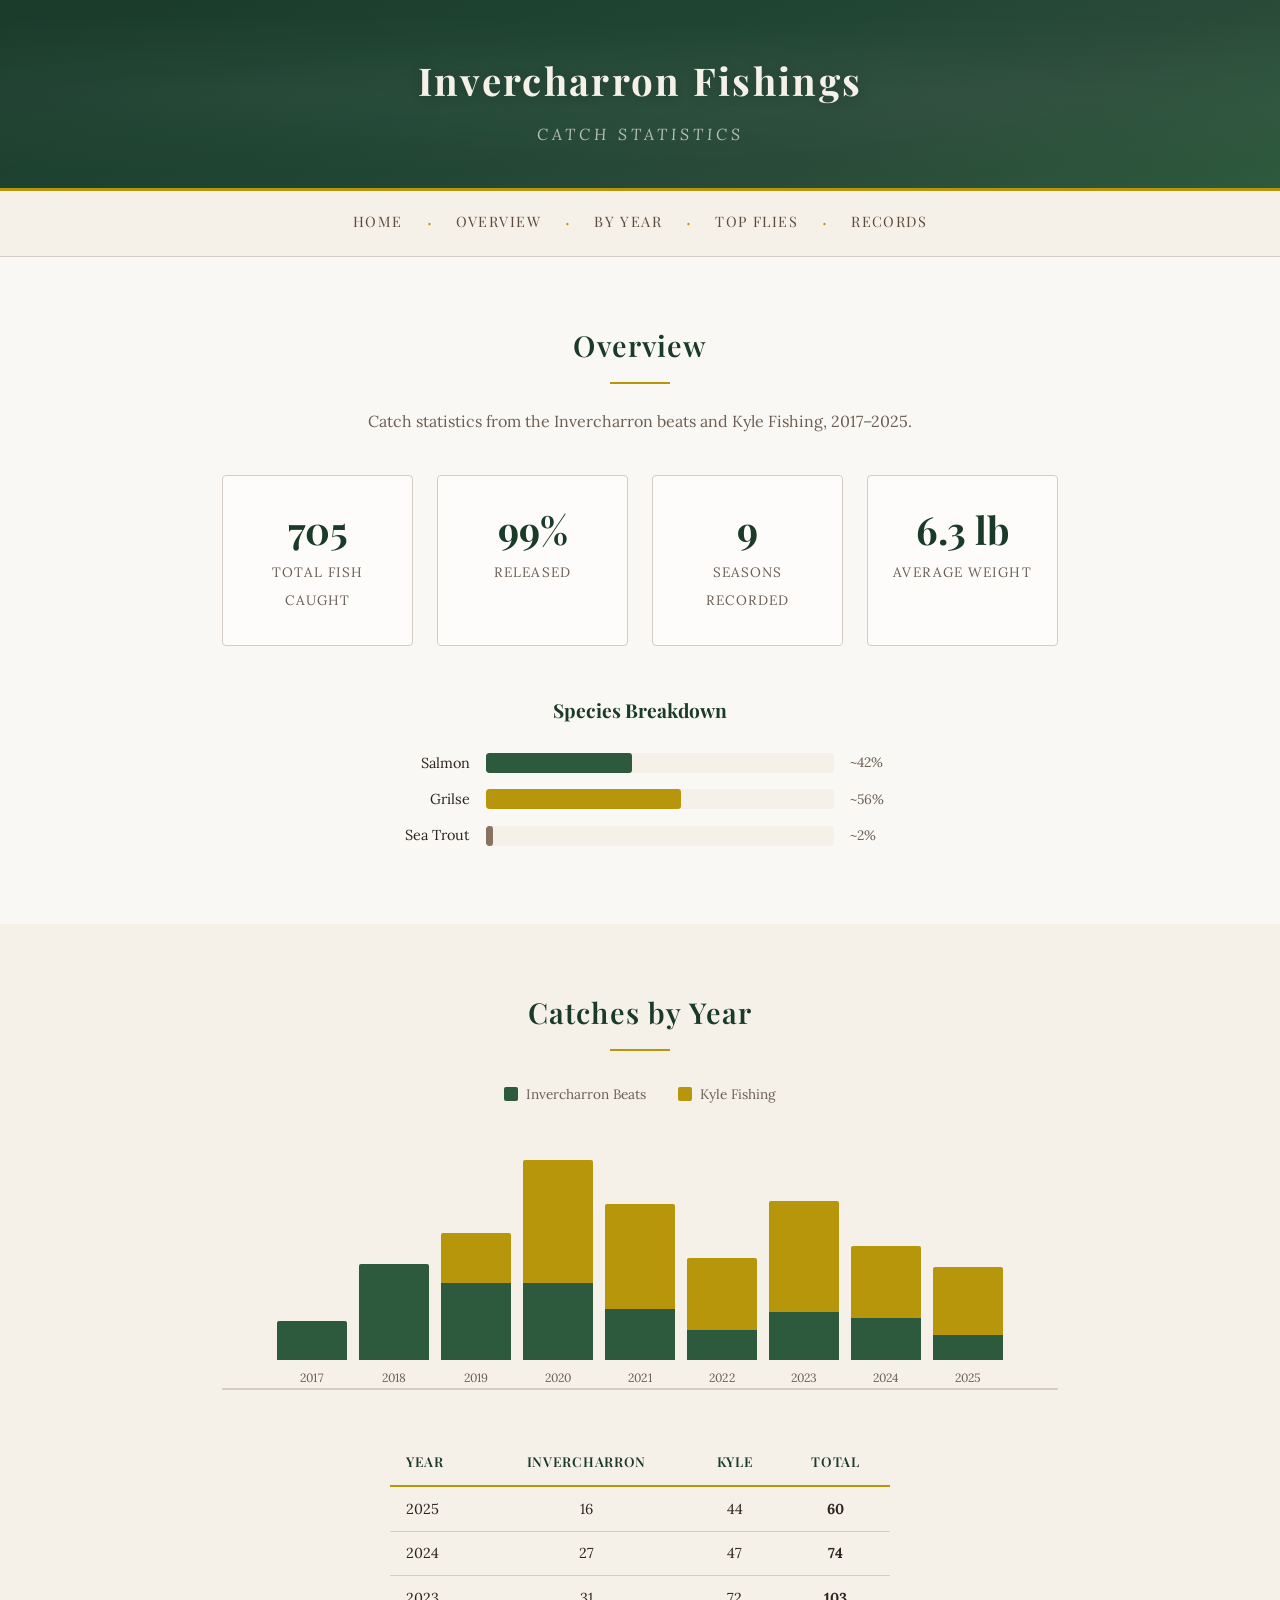
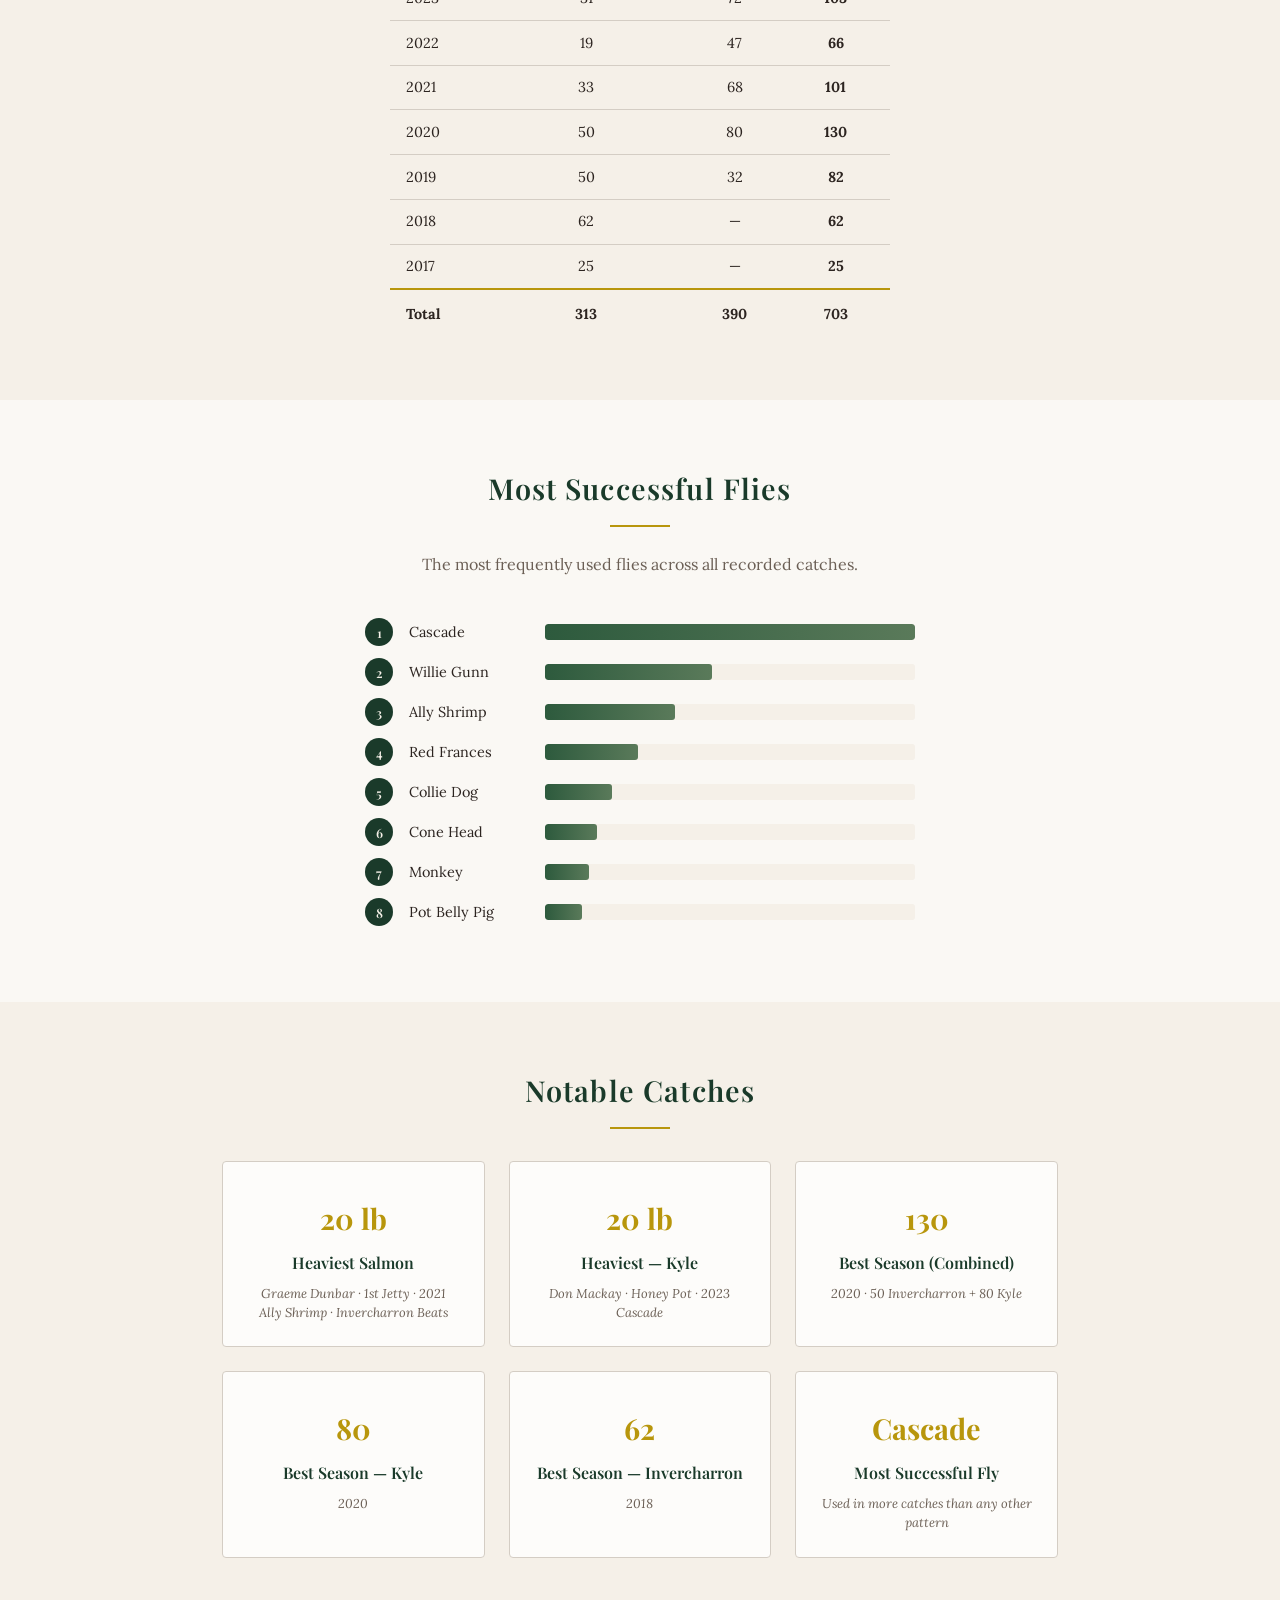
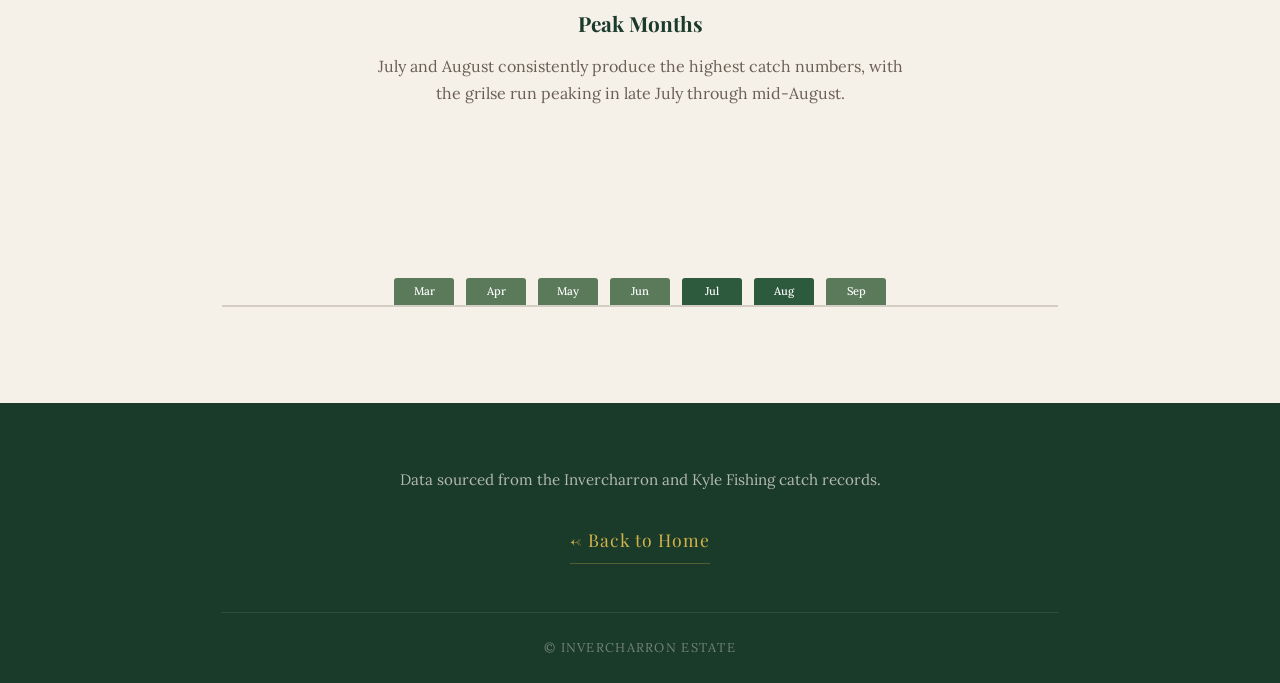
<file: statistics.html>
<!DOCTYPE html>
<html lang="en">
<head>
    <meta charset="UTF-8">
    <meta name="viewport" content="width=device-width, initial-scale=1.0">
    <title>Catch Statistics | Invercharron Fishings</title>
    <meta name="description" content="Historical catch statistics for Invercharron beats and Kyle Fishing on the River Carron, Sutherland.">
    <link rel="preconnect" href="https://fonts.googleapis.com">
    <link rel="preconnect" href="https://fonts.gstatic.com" crossorigin>
    <link href="https://fonts.googleapis.com/css2?family=Playfair+Display:ital,wght@0,400;0,600;0,700;1,400&family=Lora:ital,wght@0,400;0,500;1,400&display=swap" rel="stylesheet">
    <link rel="stylesheet" href="style.css">
    <link rel="stylesheet" href="statistics.css">
</head>
<body>
    <header class="hero hero-compact">
        <div class="hero-overlay"></div>
        <div class="hero-content">
            <h1><a href="index.html" class="hero-link">Invercharron Fishings</a></h1>
            <p class="subtitle">Catch Statistics</p>
        </div>
    </header>

    <nav class="nav-divider">
        <div class="container">
            <a href="index.html">Home</a>
            <span class="nav-dot">&middot;</span>
            <a href="#overview">Overview</a>
            <span class="nav-dot">&middot;</span>
            <a href="#yearly">By Year</a>
            <span class="nav-dot">&middot;</span>
            <a href="#flies">Top Flies</a>
            <span class="nav-dot">&middot;</span>
            <a href="#records">Records</a>
        </div>
    </nav>

    <main>
        <!-- Overview Stats -->
        <section id="overview" class="section">
            <div class="container">
                <h2>Overview</h2>
                <div class="ornament"></div>
                <p>Catch statistics from the Invercharron beats and Kyle Fishing, 2017&ndash;2025.</p>

                <div class="stat-grid">
                    <div class="stat-card">
                        <span class="stat-number">705</span>
                        <span class="stat-label">Total Fish Caught</span>
                    </div>
                    <div class="stat-card">
                        <span class="stat-number">99%</span>
                        <span class="stat-label">Released</span>
                    </div>
                    <div class="stat-card">
                        <span class="stat-number">9</span>
                        <span class="stat-label">Seasons Recorded</span>
                    </div>
                    <div class="stat-card">
                        <span class="stat-number">6.3 lb</span>
                        <span class="stat-label">Average Weight</span>
                    </div>
                </div>

                <div class="species-breakdown">
                    <h3>Species Breakdown</h3>
                    <div class="species-bars">
                        <div class="species-row">
                            <span class="species-name">Salmon</span>
                            <div class="species-bar-track">
                                <div class="species-bar species-bar-salmon" style="width: 42%"></div>
                            </div>
                            <span class="species-pct">~42%</span>
                        </div>
                        <div class="species-row">
                            <span class="species-name">Grilse</span>
                            <div class="species-bar-track">
                                <div class="species-bar species-bar-grilse" style="width: 56%"></div>
                            </div>
                            <span class="species-pct">~56%</span>
                        </div>
                        <div class="species-row">
                            <span class="species-name">Sea Trout</span>
                            <div class="species-bar-track">
                                <div class="species-bar species-bar-trout" style="width: 2%"></div>
                            </div>
                            <span class="species-pct">~2%</span>
                        </div>
                    </div>
                </div>
            </div>
        </section>

        <!-- Yearly Catches Chart -->
        <section id="yearly" class="section section-alt">
            <div class="container">
                <h2>Catches by Year</h2>
                <div class="ornament"></div>

                <div class="chart-container">
                    <div class="chart-legend">
                        <span class="legend-item"><span class="legend-swatch legend-invercharron"></span> Invercharron Beats</span>
                        <span class="legend-item"><span class="legend-swatch legend-kyle"></span> Kyle Fishing</span>
                    </div>
                    <div class="bar-chart">
                        <div class="bar-group">
                            <div class="bar-stack">
                                <div class="bar bar-invercharron" style="height: calc(25 / 130 * 200px)" title="Invercharron: 25"><span>25</span></div>
                            </div>
                            <span class="bar-label">2017</span>
                        </div>
                        <div class="bar-group">
                            <div class="bar-stack">
                                <div class="bar bar-invercharron" style="height: calc(62 / 130 * 200px)" title="Invercharron: 62"><span>62</span></div>
                            </div>
                            <span class="bar-label">2018</span>
                        </div>
                        <div class="bar-group">
                            <div class="bar-stack">
                                <div class="bar bar-kyle" style="height: calc(32 / 130 * 200px)" title="Kyle: 32"><span>32</span></div>
                                <div class="bar bar-invercharron" style="height: calc(50 / 130 * 200px)" title="Invercharron: 50"><span>50</span></div>
                            </div>
                            <span class="bar-label">2019</span>
                        </div>
                        <div class="bar-group">
                            <div class="bar-stack">
                                <div class="bar bar-kyle" style="height: calc(80 / 130 * 200px)" title="Kyle: 80"><span>80</span></div>
                                <div class="bar bar-invercharron" style="height: calc(50 / 130 * 200px)" title="Invercharron: 50"><span>50</span></div>
                            </div>
                            <span class="bar-label">2020</span>
                        </div>
                        <div class="bar-group">
                            <div class="bar-stack">
                                <div class="bar bar-kyle" style="height: calc(68 / 130 * 200px)" title="Kyle: 68"><span>68</span></div>
                                <div class="bar bar-invercharron" style="height: calc(33 / 130 * 200px)" title="Invercharron: 33"><span>33</span></div>
                            </div>
                            <span class="bar-label">2021</span>
                        </div>
                        <div class="bar-group">
                            <div class="bar-stack">
                                <div class="bar bar-kyle" style="height: calc(47 / 130 * 200px)" title="Kyle: 47"><span>47</span></div>
                                <div class="bar bar-invercharron" style="height: calc(19 / 130 * 200px)" title="Invercharron: 19"><span>19</span></div>
                            </div>
                            <span class="bar-label">2022</span>
                        </div>
                        <div class="bar-group">
                            <div class="bar-stack">
                                <div class="bar bar-kyle" style="height: calc(72 / 130 * 200px)" title="Kyle: 72"><span>72</span></div>
                                <div class="bar bar-invercharron" style="height: calc(31 / 130 * 200px)" title="Invercharron: 31"><span>31</span></div>
                            </div>
                            <span class="bar-label">2023</span>
                        </div>
                        <div class="bar-group">
                            <div class="bar-stack">
                                <div class="bar bar-kyle" style="height: calc(47 / 130 * 200px)" title="Kyle: 47"><span>47</span></div>
                                <div class="bar bar-invercharron" style="height: calc(27 / 130 * 200px)" title="Invercharron: 27"><span>27</span></div>
                            </div>
                            <span class="bar-label">2024</span>
                        </div>
                        <div class="bar-group">
                            <div class="bar-stack">
                                <div class="bar bar-kyle" style="height: calc(44 / 130 * 200px)" title="Kyle: 44"><span>44</span></div>
                                <div class="bar bar-invercharron" style="height: calc(16 / 130 * 200px)" title="Invercharron: 16"><span>16</span></div>
                            </div>
                            <span class="bar-label">2025</span>
                        </div>
                    </div>
                </div>

                <!-- Yearly totals table -->
                <table class="stats-table">
                    <thead>
                        <tr>
                            <th>Year</th>
                            <th>Invercharron</th>
                            <th>Kyle</th>
                            <th>Total</th>
                        </tr>
                    </thead>
                    <tbody>
                        <tr><td>2025</td><td>16</td><td>44</td><td><strong>60</strong></td></tr>
                        <tr><td>2024</td><td>27</td><td>47</td><td><strong>74</strong></td></tr>
                        <tr><td>2023</td><td>31</td><td>72</td><td><strong>103</strong></td></tr>
                        <tr><td>2022</td><td>19</td><td>47</td><td><strong>66</strong></td></tr>
                        <tr><td>2021</td><td>33</td><td>68</td><td><strong>101</strong></td></tr>
                        <tr><td>2020</td><td>50</td><td>80</td><td><strong>130</strong></td></tr>
                        <tr><td>2019</td><td>50</td><td>32</td><td><strong>82</strong></td></tr>
                        <tr><td>2018</td><td>62</td><td>&mdash;</td><td><strong>62</strong></td></tr>
                        <tr><td>2017</td><td>25</td><td>&mdash;</td><td><strong>25</strong></td></tr>
                    </tbody>
                    <tfoot>
                        <tr>
                            <td><strong>Total</strong></td>
                            <td><strong>313</strong></td>
                            <td><strong>390</strong></td>
                            <td><strong>703</strong></td>
                        </tr>
                    </tfoot>
                </table>
            </div>
        </section>

        <!-- Popular Flies -->
        <section id="flies" class="section">
            <div class="container">
                <h2>Most Successful Flies</h2>
                <div class="ornament"></div>
                <p>The most frequently used flies across all recorded catches.</p>

                <div class="fly-ranking">
                    <div class="fly-row">
                        <span class="fly-rank">1</span>
                        <span class="fly-name">Cascade</span>
                        <div class="fly-bar-track">
                            <div class="fly-bar" style="width: 100%"></div>
                        </div>
                    </div>
                    <div class="fly-row">
                        <span class="fly-rank">2</span>
                        <span class="fly-name">Willie Gunn</span>
                        <div class="fly-bar-track">
                            <div class="fly-bar" style="width: 45%"></div>
                        </div>
                    </div>
                    <div class="fly-row">
                        <span class="fly-rank">3</span>
                        <span class="fly-name">Ally Shrimp</span>
                        <div class="fly-bar-track">
                            <div class="fly-bar" style="width: 35%"></div>
                        </div>
                    </div>
                    <div class="fly-row">
                        <span class="fly-rank">4</span>
                        <span class="fly-name">Red Frances</span>
                        <div class="fly-bar-track">
                            <div class="fly-bar" style="width: 25%"></div>
                        </div>
                    </div>
                    <div class="fly-row">
                        <span class="fly-rank">5</span>
                        <span class="fly-name">Collie Dog</span>
                        <div class="fly-bar-track">
                            <div class="fly-bar" style="width: 18%"></div>
                        </div>
                    </div>
                    <div class="fly-row">
                        <span class="fly-rank">6</span>
                        <span class="fly-name">Cone Head</span>
                        <div class="fly-bar-track">
                            <div class="fly-bar" style="width: 14%"></div>
                        </div>
                    </div>
                    <div class="fly-row">
                        <span class="fly-rank">7</span>
                        <span class="fly-name">Monkey</span>
                        <div class="fly-bar-track">
                            <div class="fly-bar" style="width: 12%"></div>
                        </div>
                    </div>
                    <div class="fly-row">
                        <span class="fly-rank">8</span>
                        <span class="fly-name">Pot Belly Pig</span>
                        <div class="fly-bar-track">
                            <div class="fly-bar" style="width: 10%"></div>
                        </div>
                    </div>
                </div>
            </div>
        </section>

        <!-- Notable Catches / Records -->
        <section id="records" class="section section-alt">
            <div class="container">
                <h2>Notable Catches</h2>
                <div class="ornament"></div>

                <div class="records-grid">
                    <div class="record-card">
                        <span class="record-value">20 lb</span>
                        <span class="record-title">Heaviest Salmon</span>
                        <span class="record-detail">Graeme Dunbar &middot; 1st Jetty &middot; 2021</span>
                        <span class="record-detail">Ally Shrimp &middot; Invercharron Beats</span>
                    </div>
                    <div class="record-card">
                        <span class="record-value">20 lb</span>
                        <span class="record-title">Heaviest &mdash; Kyle</span>
                        <span class="record-detail">Don Mackay &middot; Honey Pot &middot; 2023</span>
                        <span class="record-detail">Cascade</span>
                    </div>
                    <div class="record-card">
                        <span class="record-value">130</span>
                        <span class="record-title">Best Season (Combined)</span>
                        <span class="record-detail">2020 &middot; 50 Invercharron + 80 Kyle</span>
                    </div>
                    <div class="record-card">
                        <span class="record-value">80</span>
                        <span class="record-title">Best Season &mdash; Kyle</span>
                        <span class="record-detail">2020</span>
                    </div>
                    <div class="record-card">
                        <span class="record-value">62</span>
                        <span class="record-title">Best Season &mdash; Invercharron</span>
                        <span class="record-detail">2018</span>
                    </div>
                    <div class="record-card">
                        <span class="record-value">Cascade</span>
                        <span class="record-title">Most Successful Fly</span>
                        <span class="record-detail">Used in more catches than any other pattern</span>
                    </div>
                </div>

                <h3 class="subsection-heading">Peak Months</h3>
                <p class="center-text">July and August consistently produce the highest catch numbers, with the grilse run peaking in late July through mid-August.</p>

                <div class="month-chart">
                    <div class="month-bar-group">
                        <div class="month-bar" style="height: 15%"><span>Mar</span></div>
                    </div>
                    <div class="month-bar-group">
                        <div class="month-bar" style="height: 25%"><span>Apr</span></div>
                    </div>
                    <div class="month-bar-group">
                        <div class="month-bar" style="height: 30%"><span>May</span></div>
                    </div>
                    <div class="month-bar-group">
                        <div class="month-bar" style="height: 55%"><span>Jun</span></div>
                    </div>
                    <div class="month-bar-group">
                        <div class="month-bar month-bar-peak" style="height: 95%"><span>Jul</span></div>
                    </div>
                    <div class="month-bar-group">
                        <div class="month-bar month-bar-peak" style="height: 100%"><span>Aug</span></div>
                    </div>
                    <div class="month-bar-group">
                        <div class="month-bar" style="height: 45%"><span>Sep</span></div>
                    </div>
                </div>
            </div>
        </section>
    </main>

    <footer>
        <div class="container">
            <div class="footer-content">
                <p>Data sourced from the Invercharron and Kyle Fishing catch records.</p>
                <a href="index.html" class="email-link">&larr; Back to Home</a>
            </div>
            <div class="footer-bottom">
                <p>&copy; Invercharron Estate</p>
            </div>
        </div>
    </footer>
</body>
</html>
</file>
<file: styles.css>
/* ==========================================================================
   Joshua & Freddy — Invercharron, 29 & 30 May 2027
   A save the date, set as printed stationery.

   Contents
     1. Tokens
     2. Reset & page ground
     3. Typography
     4. Shared ornament (rules, eyebrows, dashes)
     5. Overture
     6. The card
     7. The house drawing (card only)
     8. The days
     9. Getting there & the map
    10. Where to stay
    11. Your address
    12. Closing
    13. Reveal, reduced motion, print
   ========================================================================== */

/* ---------- 1. Tokens ---------------------------------------------------- */
:root {
  /* Inks and stock, sampled from the printed save the date. */
  --paper:         #F2ECE3;
  --paper-neve:    #FBF8F2;
  --paper-shadow:  #E5DCD0;

  --oxblood:       #45120E;
  --burgundy:      #6E1F22;
  --burgundy-lift: #8C2B2B;

  --forest:        #243A2A;
  --forest-deep:   #1B2E20;
  --forest-mid:    #3A5240;

  --gold:          #B9902F;
  --umber:         #6B5433;
  --ink-soft:      #5A4F46;

  /* One family, three voices. Swap --font-script for a copperplate
     (e.g. "Pinyon Script") if the printed suite moves that way. */
  --font: "Cormorant Garamond", "Cormorant", "EB Garamond", "Adobe Garamond Pro",
          "Iowan Old Style", Palatino, "Palatino Linotype", Georgia, serif;
  --font-script: var(--font);

  /* Fluid scale. */
  --t-hero:  clamp(2.6rem, 1.1rem + 6.4vw, 6.2rem);
  --t-sec:   clamp(2rem,   1.1rem + 3.6vw, 3.9rem);
  --t-lede:  clamp(1.18rem, 1.02rem + .62vw, 1.6rem);
  --t-body:  clamp(1.06rem, 1rem + .3vw, 1.2rem);
  --t-small: clamp(.82rem, .78rem + .18vw, .93rem);

  --track-wide: .30em;
  --track-mid:  .22em;
  --track-tight:.14em;

  --gut: clamp(1.4rem, 5vw, 4rem);
  --measure: 34rem;
  --sec-pad: clamp(5.5rem, 12vh, 11rem);

  --ease: cubic-bezier(.22,.61,.36,1);
  --frame-inset: clamp(.9rem, 2.4vw, 2.4rem);
  --frame-in: clamp(.5rem, 1.1vw, 1.1rem);
  /* she stands on the inner rule, not the outer one */
  --ground: calc(var(--frame-inset) + var(--frame-in));
}

/* ---------- 2. Reset & page ground --------------------------------------- */
*, *::before, *::after { box-sizing: border-box; }

html { -webkit-text-size-adjust: 100%; scroll-behavior: smooth; }

body {
  margin: 0;
  background: var(--paper);
  color: var(--ink-soft);
  font-family: var(--font);
  font-size: var(--t-body);
  font-weight: 400;
  line-height: 1.7;
  font-variant-numeric: oldstyle-num;
  text-rendering: optimizeLegibility;
  -webkit-font-smoothing: antialiased;
  overflow-x: hidden;
}

.defs { position: absolute; width: 0; height: 0; overflow: hidden; }

/* The tooth of the paper. Fixed, so it never crawls on scroll. */
.grain {
  position: fixed;
  inset: 0;
  z-index: 90;
  pointer-events: none;
  opacity: .035;
  mix-blend-mode: multiply;
  background-image: url("data:image/svg+xml,%3Csvg xmlns='http://www.w3.org/2000/svg' width='220' height='220'%3E%3Cfilter id='n'%3E%3CfeTurbulence type='fractalNoise' baseFrequency='0.82' numOctaves='2' stitchTiles='stitch'/%3E%3CfeColorMatrix type='saturate' values='0'/%3E%3C/filter%3E%3Crect width='220' height='220' filter='url(%23n)'/%3E%3C/svg%3E");
}

.skip {
  position: absolute; left: -9999px; top: 0; z-index: 200;
  background: var(--oxblood); color: var(--paper-neve);
  padding: .8rem 1.4rem; text-decoration: none;
  letter-spacing: var(--track-tight);
}
.skip:focus { left: 1rem; top: 1rem; }

:focus-visible {
  outline: 2px solid var(--burgundy-lift);
  outline-offset: 4px;
}

.wrap {
  width: min(100% - var(--gut) * 2, 68rem);
  margin-inline: auto;
}

section { padding-block: var(--sec-pad); position: relative; }

/* The only chrome on the page: a hairline that fills as you read. */
.rule-progress {
  position: fixed; top: 12vh; bottom: 12vh; right: max(1.6rem, 2.2vw);
  width: 1px; background: color-mix(in srgb, var(--burgundy) 16%, transparent);
  z-index: 80; pointer-events: none;
}
.rule-progress i {
  display: block; width: 100%; height: 100%;
  background: var(--burgundy);
  transform-origin: top;
  transform: scaleY(var(--scroll, 0));
}
@media (max-width: 900px) { .rule-progress { display: none; } }

/* ---------- 3. Typography ------------------------------------------------ */
h1, h2, h3 { font-weight: 300; margin: 0; text-wrap: balance; }
p { margin: 0; text-wrap: pretty; }

.sec-title {
  font-size: var(--t-sec);
  text-transform: uppercase;
  letter-spacing: var(--track-wide);
  color: var(--burgundy);
  text-indent: var(--track-wide);
  text-align: center;
  line-height: 1.15;
  filter: url(#bleed);
}

.eyebrow {
  font-style: italic;
  font-size: var(--t-small);
  letter-spacing: var(--track-tight);
  color: var(--ink-soft);
  text-align: center;
  margin-bottom: .9rem;
  font-family: var(--font-script);
}
.eyebrow.gold { color: var(--gold); }

.lede {
  font-size: var(--t-lede);
  font-style: italic;
  color: var(--forest);
  max-width: var(--measure);
  line-height: 1.62;
  font-family: var(--font-script);
}
.lede.centred { margin-inline: auto; text-align: center; margin-top: 2.2rem; }

.body { max-width: var(--measure); margin-top: 1.3rem; }
.body.script { font-style: italic; color: var(--forest); font-family: var(--font-script); }

.amp, .amp-sm { font-style: italic; font-weight: 300; }

.mono-slot {
  font-style: normal;
  letter-spacing: .06em;
  color: var(--burgundy-lift);
  background: color-mix(in srgb, var(--burgundy) 7%, transparent);
  padding: .1em .45em;
  border-radius: 1px;
}

/* ---------- 4. Shared ornament ------------------------------------------- */
.card-dash {
  display: block;
  width: 3.4rem; height: 1px;
  margin: 2.1rem auto;
  background: var(--burgundy-lift);
}

.tick {
  position: absolute; left: 50%; bottom: clamp(2.5rem, 7vh, 5rem);
  width: 1px; height: 40px;
  background: linear-gradient(to bottom, transparent, var(--burgundy));
  transform: translateX(-50%);
  opacity: 0;
  animation: tick-in 1s var(--ease) 3.5s forwards,
             breathe 3.8s var(--ease) 4.4s infinite;
}
@keyframes tick-in { to { opacity: .75; } }
@keyframes breathe {
  0%, 100% { height: 40px; }
  50%      { height: 62px; }
}

/* ---------- 5. Overture -------------------------------------------------- */
.overture {
  min-height: 100svh;
  display: grid;
  place-items: center;
  padding: clamp(2rem, 6vh, 5rem) var(--gut);
}

/* The border is ruled onto the page: each hairline grows from the centre
   of its own side. Four elements, no SVG — pathLength normalisation is
   unreliable under non-scaling-stroke with a stretched viewBox. */
.frame { position: absolute; inset: var(--frame-inset); pointer-events: none; }
.fr {
  position: absolute;
  background: var(--burgundy-lift);
  animation: rule 1.6s var(--ease) both;
}
.fr-t, .fr-b { left: 0; right: 0; height: 1px; transform: scaleX(0); }
.fr-l, .fr-r { top: 0; bottom: 0; width: 1px;  transform: scaleY(0); }
.fr-t { top: 0; }  .fr-b { bottom: 0; }
.fr-l { left: 0; } .fr-r { right: 0; }
.fr-l, .fr-r { animation-delay: .18s; }
@keyframes rule { to { transform: none; } }

.frame-in {
  position: absolute;
  inset: var(--frame-in);
  border: 1px solid var(--burgundy-lift);
  opacity: 0;
  animation: fade-in 1.4s var(--ease) .75s forwards;
}
@keyframes fade-in { to { opacity: .55; } }

.overture-inner { text-align: center; position: relative; }

.monogram {
  display: block;
  width: clamp(6.6rem, 14.2vw, 11.1rem);   /* see .gate-mono */
  height: auto;
  margin: 0 auto clamp(2rem, 5vh, 3.6rem);
  color: var(--forest);
  overflow: visible;
  clip-path: inset(0 100% 0 0);
  animation: write 1.7s cubic-bezier(.55,.06,.3,1) .5s forwards;
}
@keyframes write { to { clip-path: inset(0 -2% 0 0); } }

.names {
  font-size: var(--t-hero);
  text-transform: uppercase;
  letter-spacing: var(--track-wide);
  text-indent: var(--track-wide);
  color: var(--burgundy);
  line-height: 1.05;
  filter: url(#bleed);
}
.names .amp {
  text-transform: none;
  letter-spacing: 0;
  font-size: .78em;
  padding-inline: .16em;
}

.overture-date {
  margin-top: clamp(1.4rem, 3.4vh, 2.4rem);
  font-size: clamp(1rem, .82rem + .72vw, 1.45rem);
  letter-spacing: var(--track-wide);
  text-indent: var(--track-wide);
  color: var(--forest);
  font-variant-numeric: lining-nums;
}
.overture-date .amp-sm { padding-inline: .1em; }

.nowrap { white-space: nowrap; }

.overture-place {
  margin-top: 1.1rem;
  font-style: italic;
  font-family: var(--font-script);
  font-size: var(--t-lede);
  letter-spacing: .04em;
  color: var(--forest);
}

/* fade the whole overture up on load */
.overture-inner > * { animation: rise 1.1s var(--ease) both; }
.overture-inner > .monogram { animation: write 1.7s cubic-bezier(.55,.06,.3,1) .5s forwards; }
.names          { animation-delay: 2.7s; }
.overture-date  { animation-delay: 2.95s; }
.overture-place { animation-delay: 3.15s; }
@keyframes rise { from { opacity: 0; transform: translateY(12px); } }

/* ---------- 6. The card -------------------------------------------------- */
.card-stage {
  display: grid;
  place-items: center;
  padding-block: clamp(3rem, 9vh, 8rem);
  perspective: 1400px;
}

.card {
  width: min(100% - var(--gut) * 2, 30rem);
  aspect-ratio: 100 / 140;
  position: relative;
  transform-style: preserve-3d;
  /* translateZ is what makes it lift off the page rather than merely turn. */
  transform:
    translateZ(var(--lift, 0px))
    rotateX(calc(var(--ty, 0) * -1deg))
    rotateY(calc(var(--tx, 0) * 1deg))
    rotate(1.2deg);
  transition: transform .5s var(--ease);
}
.card.lifted { --lift: 26px; transition: transform .18s var(--ease); }

.card-face {
  position: absolute; inset: 0;
  container-type: inline-size;
  background: var(--paper-neve);
  /* The shadow leans away from the tilt, as though the light stayed put. */
  box-shadow:
    0 1px 1px rgba(69, 18, 14, .04),
    calc(var(--tx, 0) * -1.1px) calc(12px + var(--ty, 0) * -1.2px) 28px -14px rgba(69, 18, 14, .16),
    calc(var(--tx, 0) * -2.4px) calc(46px + var(--ty, 0) * -2.6px) 70px -40px rgba(69, 18, 14, .22);
  transition: box-shadow .5s var(--ease);
}
.card.lifted .card-face { transition: box-shadow .18s var(--ease); }

/* ---- the paper behaving like paper --------------------------------------
   Two overlays do the work, both driven by the same numbers as the tilt.

   .card-curl  shades the two side edges. A sheet held in the middle rolls its
               edges away from you, and the giveaway is not the geometry — at
               this size it is a millimetre — but the shading that goes with
               it. The edge you are tipping towards stays open; the far one
               darkens and rolls under, and the corners round off as it goes.
   .card-sheen a soft band of light that follows the pointer, so the stock
               looks coated rather than matte.

   Both sit above the print and below nothing: pointer-events are off, and
   blend modes keep them as light on paper rather than grey paint. */
.card-curl, .card-sheen {
  position: absolute; inset: 0;
  pointer-events: none;
  opacity: 0;
  transition: opacity .5s var(--ease);
}
.card.lifted .card-curl, .card.lifted .card-sheen { opacity: 1; transition: opacity .18s var(--ease); }

.card-curl {
  mix-blend-mode: multiply;
  background:
    linear-gradient(to right,
      rgba(69, 18, 14, calc(.16 * max(0, var(--tx, 0)) / 4.5)) 0,
      rgba(69, 18, 14, 0) calc(7% + var(--tx, 0) * 0.4%),
      rgba(69, 18, 14, 0) calc(93% + var(--tx, 0) * 0.4%),
      rgba(69, 18, 14, calc(.16 * max(0, calc(var(--tx, 0) * -1)) / 4.5)) 100%),
    linear-gradient(to bottom,
      rgba(69, 18, 14, calc(.12 * max(0, var(--ty, 0)) / 3.5)) 0,
      rgba(69, 18, 14, 0) 9%,
      rgba(69, 18, 14, 0) 91%,
      rgba(69, 18, 14, calc(.12 * max(0, calc(var(--ty, 0) * -1)) / 3.5)) 100%);
  border-radius: calc(2px + (var(--tx, 0) * var(--tx, 0)) * 0.09px);
}

.card-sheen {
  /* soft-light, not screen: screen at any useful strength washes the print
     out, and a sheet of stock does not glow — it just picks up a little more
     light where you are holding it towards the window. */
  mix-blend-mode: soft-light;
  background: radial-gradient(
    60% 45% at calc(var(--mx, .5) * 100%) calc(var(--my, .5) * 100%),
    rgba(255, 255, 255, .85) 0%,
    rgba(255, 255, 255, .28) 35%,
    rgba(255, 255, 255, 0) 70%);
}

@media (prefers-reduced-motion: reduce) {
  .card, .card.lifted { transform: rotate(1.2deg); }
  .card-curl, .card-sheen { display: none; }
}
/* long soft fibre in the stock itself */
.card-face::before {
  content: ""; position: absolute; inset: 0;
  opacity: .05; mix-blend-mode: multiply; pointer-events: none;
  background-image: url("data:image/svg+xml,%3Csvg xmlns='http://www.w3.org/2000/svg' width='400' height='400'%3E%3Cfilter id='f'%3E%3CfeTurbulence type='fractalNoise' baseFrequency='0.006 0.09' numOctaves='3' stitchTiles='stitch'/%3E%3CfeColorMatrix type='saturate' values='0'/%3E%3C/filter%3E%3Crect width='400' height='400' filter='url(%23f)'/%3E%3C/svg%3E");
}

.card-rules { position: absolute; inset: 0; width: 100%; height: 100%; overflow: visible; }
.card-rules rect { fill: none; stroke: var(--burgundy-lift); vector-effect: non-scaling-stroke; }
.card-rules .cr-out { stroke-width: 1.1; }
.card-rules .cr-in  { stroke-width: .5; opacity: .7; }

.card-body {
  position: absolute; inset: 0;
  display: flex;
  flex-direction: column;
  align-items: center;
  justify-content: flex-start;
  text-align: center;
  /* Laid out from the top so each gap below is a set value rather than a
     by-product of centring. Vertical percentages resolve against width,
     which is what we want: the card's height is locked to its width by
     aspect-ratio, so the whole rhythm scales as one. */
  padding: 10.3% 11% 0;
}

.card-mono {
  width: 17.7%;   /* see .gate-mono */
  color: var(--forest);
  overflow: visible;
  margin-bottom: 7.7%;
}

.card-illo {
  width: 92%;
  height: auto;
  color: var(--forest);
  overflow: visible;
  margin-bottom: 2.6%;
}

.card-title {
  font-size: 3.1cqi;
  text-transform: uppercase;
  letter-spacing: var(--track-wide);
  text-indent: var(--track-wide);
  color: var(--burgundy);
  filter: url(#bleed);
}
.card-sub {
  margin-top: 4%;
  font-style: italic;
  font-family: var(--font-script);
  color: var(--forest);
  letter-spacing: .08em;
  font-size: 2.4cqi;
}
.card-names {
  margin-top: 5%;
  font-size: 2.85cqi;
  text-transform: uppercase;
  letter-spacing: var(--track-mid);
  text-indent: var(--track-mid);
  color: var(--burgundy);
  filter: url(#bleed);
}
.card-date {
  font-size: 2.46cqi;
  letter-spacing: var(--track-mid);
  text-indent: var(--track-mid);
  color: var(--forest);
  font-variant-numeric: lining-nums;
}
.card-addr {
  margin-top: 7%;
  font-style: italic;
  font-family: var(--font-script);
  color: var(--forest);
  letter-spacing: .05em;
  line-height: 1.75;
  font-size: 2.11cqi;
}
.card-foot {
  margin-top: 7%;
  font-style: italic;
  font-family: var(--font-script);
  color: var(--forest);
  opacity: .85;
  letter-spacing: .05em;
  font-size: 1.97cqi;
}
.card .card-dash { width: 2rem; margin: 5% auto; }

/* ---------- 7. The house drawing ---------------------------------------- */
/*  Lives only on the card now. Every stroke carries pathLength="1", so the
    inherited stroke-dashoffset on each <use> host is what would draw a
    layer; with --r left at its default of 1 the whole thing is simply
    present. Kept as-is so the layers can be animated again if wanted.    */
/* The house is a watercolour now, not a line drawing: a raster, sized by the
   card like everything else on it. Its white paper was made transparent so it
   sits on the card stock rather than in a pale box. */
.house { display: block; }

/* ---------- 8. The days -------------------------------------------------- */
.days {
  background: var(--forest-deep);
  color: color-mix(in srgb, var(--paper) 86%, transparent);
}
.days .sec-title { color: var(--paper-neve); }
.days .eyebrow   { color: var(--gold); }
.days .lede      { color: color-mix(in srgb, var(--paper) 82%, transparent); }

.day-grid {
  margin-top: clamp(3rem, 8vh, 5.5rem);
  display: grid;
  grid-template-columns: 1fr 1px 1fr;
  gap: clamp(2rem, 5vw, 4.5rem);
  align-items: start;
}
.day-grid::before {
  content: "";
  grid-column: 2;
  grid-row: 1;
  justify-self: center;
  width: 1px;
  height: 100%;
  background: var(--forest-mid);
}
.day:first-of-type { grid-column: 1; }
.day:last-of-type  { grid-column: 3; }
.day { grid-row: 1; text-align: center; }

.day-no {
  font-style: italic;
  font-family: var(--font-script);
  color: var(--gold);
  font-size: var(--t-small);
  letter-spacing: var(--track-tight);
}
.day-date {
  margin-top: .5rem;
  font-size: clamp(1.28rem, .9rem + 1.3vw, 1.95rem);
  text-transform: uppercase;
  letter-spacing: var(--track-mid);
  text-indent: var(--track-mid);
  color: var(--paper-neve);
}

.day-list { list-style: none; margin: 2.2rem 0 0; padding: 0; }
.day-list li {
  display: grid;
  grid-template-columns: 1fr auto;
  gap: 1.4rem;
  align-items: baseline;
  padding: .85rem 0;
  border-top: 1px solid color-mix(in srgb, var(--forest-mid) 70%, transparent);
  text-align: left;
}
.day-list li:last-child { border-bottom: 1px solid color-mix(in srgb, var(--forest-mid) 70%, transparent); }
.dl-k {
  font-style: italic;
  font-family: var(--font-script);
  color: color-mix(in srgb, var(--paper) 88%, transparent);
  position: relative;
  padding-left: .95rem;
}
/* A small gold dot, not a rule: at .7rem wide the rule read as a long dash,
   which is the one punctuation mark this page does not use. */
.dl-k::before {
  content: ""; position: absolute; left: .1rem; top: .62em;
  width: 3px; height: 3px; border-radius: 50%; background: var(--gold);
}
.dl-v {
  font-size: var(--t-small);
  letter-spacing: .06em;
  color: var(--gold);
  /* the column is right-hand: a value that wraps stays ranged right with it,
     rather than starting the second line hard against the left. */
  text-align: right;
}

/* ---- the Sunday dress code ----------------------------------------------
   "Summer suits" for fifty-five seconds, "Tarts and Vicars" for five, on the
   minute, forever. Both readings occupy the same grid cell, so the cell is as
   wide as the longer of the two and nothing reflows when they change. */
.dress-swap {
  display: inline-grid;
  justify-items: end;
}
.dress-swap > i {
  grid-area: 1 / 1;
  font-style: inherit;
}
.ds-b { opacity: 0; }

.ds-a { animation: ds-a 60s steps(1, end) infinite; }
.ds-b { animation: ds-b 60s steps(1, end) infinite; }
@keyframes ds-a { 0%, 91.66% { opacity: 1 } 91.67%, 100% { opacity: 0 } }
@keyframes ds-b { 0%, 91.66% { opacity: 0 } 91.67%, 100% { opacity: 1 } }

@media (prefers-reduced-motion: reduce) {
  .ds-a, .ds-b { animation: none; }
  .ds-a { opacity: 1; }
}
@media print { .ds-b { display: none; } }

.days-foot, .map-cap {
  margin-top: clamp(2.4rem, 6vh, 4rem);
  text-align: center;
  font-style: italic;
  font-family: var(--font-script);
  font-size: var(--t-small);
  letter-spacing: var(--track-tight);
  opacity: .8;
}

/* The one instruction on the page, so it carries weight and a rule under it.
   500 is the heaviest italic loaded from the font: 600 italic does not exist
   in the webfont and the browser would slant the roman to fake it. */
#days .days-foot {
  font-weight: 500;
  opacity: 1;
  color: var(--paper-neve);
  text-decoration: underline;
  text-underline-offset: .28em;
  text-decoration-thickness: 1px;
  text-decoration-color: color-mix(in srgb, var(--gold) 70%, transparent);
}

/* ---------- 9. Getting there & the map ----------------------------------- */
.map-fig { margin: clamp(2.5rem, 7vh, 5rem) 0 0; padding-inline: var(--gut); }

/* The embed is the one thing on the page we don't draw ourselves, so give it
   the same hairline rule as the card and warm it very slightly towards the
   paper, so it doesn't sit on the design as a foreign object. */
.map-frame {
  width: min(100%, 56rem);
  margin-inline: auto;
  aspect-ratio: 16 / 10;
  border: 1px solid var(--burgundy-lift);
  outline: 6px solid var(--paper);
  box-shadow: 0 18px 40px -28px rgba(69, 18, 14, .35);
  background: var(--paper-shadow);
  overflow: hidden;
}
.map-frame iframe {
  display: block;
  width: 100%;
  height: 100%;
  border: 0;
  filter: sepia(.14) saturate(.86) contrast(1.02);
}

.map-cap a {
  color: var(--burgundy);
  text-decoration: none;
  border-bottom: 1px solid color-mix(in srgb, var(--burgundy) 35%, transparent);
  padding-bottom: .1em;
  font-style: normal;
  letter-spacing: var(--track-tight);
  transition: border-color .3s var(--ease), color .3s var(--ease);
}
.map-cap a:hover { color: var(--burgundy-lift); border-color: var(--burgundy-lift); }

.ledger { margin: clamp(3rem, 8vh, 5rem) auto 0; max-width: 46rem; }
.led-row {
  display: grid;
  grid-template-columns: 9.5rem 1fr;
  gap: clamp(1.2rem, 3vw, 2.6rem);
  padding: 1.5rem 0;
  border-top: 1px solid var(--paper-shadow);
  align-items: baseline;
}
.led-row:last-child { border-bottom: 1px solid var(--paper-shadow); }

.ledger dt {
  font-style: italic;
  font-family: var(--font-script);
  color: var(--burgundy);
  font-size: var(--t-lede);
  line-height: 1.4;
}
.ledger dd { margin: 0; }
.ledger dd a {
  color: var(--burgundy);
  text-decoration: none;
  border-bottom: 1px solid color-mix(in srgb, var(--burgundy) 35%, transparent);
  padding-bottom: .1em;
  transition: border-color .3s var(--ease), color .3s var(--ease);
}
.ledger dd a:hover { color: var(--burgundy-lift); border-color: var(--burgundy-lift); }
/* a phone number must not break across lines: 01463 222 222 was splitting. */
.ledger dd a[href^="tel:"] { white-space: nowrap; }
.ledger strong { font-weight: 500; color: var(--forest); }

/* ---------- 10. Where to stay ------------------------------------------- */
/* The spray needs somewhere to go, so the last line of this section has to
   clear the top of the champagne's canvas standing on the seam below it. Same
   bargain the cake strikes with the closing section. */
.stay {
  background: var(--paper);
  padding-bottom: max(var(--sec-pad),
                      calc(var(--champ-w) / var(--champ-bottle) * 0.95 + 2rem));
}
.stay .ledger dt { color: var(--forest); }
/* Price bands. A block of its own under the name, so a long hotel name and the
   pound signs never fight for the same line on a phone. */
.cost {
  display: block;
  margin-top: .35em;
  font-style: normal;
  font-size: .82em;
  letter-spacing: .12em;
  color: var(--gold);
}
.cost-key {
  margin: clamp(1.4rem, 3.5vh, 2.2rem) auto 0;
  max-width: 34rem;
  text-align: center;
  font-size: var(--t-small);
  font-style: italic;
  line-height: 1.9;
  color: var(--ink-soft);
}

/* the second list in Where to Stay: a heading part-way down the section */
.stay-more { margin-top: clamp(3.4rem, 9vh, 5.5rem); text-align: center; }

/* ---------- 11. Your address --------------------------------------------- */
.address {
  background: var(--oxblood);
  color: color-mix(in srgb, var(--paper) 84%, transparent);
}
.address .sec-title { color: var(--paper-neve); }
.address .lede      { color: color-mix(in srgb, var(--paper) 82%, transparent); }
.address :focus-visible { outline-color: var(--gold); }

/* Opens the Typeform. A ruled box, not a UI button: no radius, no fill until
   you touch it — the same gold as the form's own buttons once it opens. */
.addr-send {
  display: block;
  margin: clamp(2rem, 5vh, 2.8rem) auto 0;
  padding: .95rem 2.6rem;
  background: transparent;
  border: 1px solid var(--gold);
  border-radius: 0;
  color: var(--gold);
  font-family: var(--font);
  font-size: var(--t-small);
  text-transform: uppercase;
  letter-spacing: var(--track-mid);
  text-indent: var(--track-mid);
  cursor: pointer;
  transition: background-color .35s var(--ease), color .35s var(--ease);
}
.addr-send:hover,
.addr-send:focus-visible { background: var(--gold); color: var(--oxblood); }

.addr-alt {
  max-width: 32rem;
  margin: clamp(1.6rem, 4vh, 2.4rem) auto 0;
  text-align: center;
  font-size: var(--t-small);
  line-height: 2;
  letter-spacing: var(--track-tight);
  color: color-mix(in srgb, var(--paper) 68%, transparent);
}
.addr-alt a {
  color: var(--gold);
  text-decoration: none;
  border-bottom: 1px solid color-mix(in srgb, var(--gold) 45%, transparent);
  padding-bottom: .1em;
  transition: border-color .3s var(--ease);
}
.addr-alt a:hover { border-bottom-color: var(--gold); }

/* ---------- 12. Closing -------------------------------------------------- */
/* The bottom padding has to clear the cake, which stands at the foot of this
   section — otherwise the closing lines run underneath it on a narrow phone.
   Derived from the cake's own height so it keeps up if the cake is resized. */
.closing {
  text-align: center;
  padding-bottom: max(clamp(7rem, 16vh, 12rem),
                      calc(var(--cake-w) * 2.159 + var(--ground) + 2.5rem));
}
.closing-mono {
  display: block;
  width: clamp(4rem, 7.1vw, 5.4rem);   /* see .gate-mono */
  margin: 0 auto clamp(2rem, 5vh, 3rem);
  color: var(--forest);
  overflow: visible;
  opacity: .9;
}
.closing-line {
  font-style: italic;
  font-family: var(--font-script);
  font-size: var(--t-lede);
  color: var(--burgundy);
  letter-spacing: .06em;
  text-transform: none;
}
.closing-note { font-size: var(--t-small); letter-spacing: var(--track-tight); line-height: 2.2; }
.closing-mail {
  color: var(--burgundy);
  text-decoration: none;
  border-bottom: 1px solid color-mix(in srgb, var(--burgundy) 40%, transparent);
  padding-bottom: .1em;
  transition: border-color .3s var(--ease), color .3s var(--ease);
}
.closing-mail:hover { color: var(--burgundy-lift); border-color: var(--burgundy-lift); }

/* ---------- The two of them on the seam ---------------------------------- */
/*  Sitting on the edge where the cream section meets the green, legs hanging
    over it. Sized so their line weight matches the dog's and the cake's —
    which also lands them at about two and a half times her height, roughly
    a seated adult beside a sitting spaniel.                                 */
:root { --grooms-w: calc(var(--sp-w) * 0.838); }

.grooms {
  position: absolute;
  top: 0;
  right: 19%;
  width: var(--grooms-w);
  height: auto;
  overflow: visible;
  pointer-events: none;
  /* the seam falls at 62% down the drawing — the back of their knees */
  translate: 0 -62%;
  z-index: 2;
}
.grooms use { }
/* forest above the seam, where the ground is paper; paper below it, where the
   ground is forest and forest ink would disappear */
.gr-up   { color: var(--forest); clip-path: inset(0 0 38% 0); }

/* Their legs dangle front to back, the way they would over a ledge. Seen
   head-on that is not a sideways swing — a leg swung towards you or away from
   you is foreshortened, so its apparent length is L·cos(theta) and the foot
   rides up. Both ends of the arc shorten it, so the feet bob at twice the
   frequency of the swing and sit lowest as the legs pass through vertical.
   That doubled rhythm is the whole cue: a lateral swing would read as a
   single side-to-side sweep instead.

   So the transform is a vertical scale, nothing more. Scaling about the seam
   leaves the seam line itself fixed, so the legs stay welded to the torsos
   and the clip edge cannot tear. JS folds a slight perspective term into the
   same number — legs a touch longer swinging towards you than away — which
   keeps the two ends of the arc from looking identical.

   The drawing is a single traced path, so the pair is split down the void at
   x=663 in the viewBox (56% across) that runs the full length of the legs
   between the two figures. Each half then kicks on its own phase. */
.gr-leg {
  color: var(--paper);
  transform-box: fill-box;
  transform-origin: 50% 62%;        /* the seam they are sitting on */
  transform: scaleY(var(--gr-kick, 1));
}
.gr-leg-l { clip-path: inset(62% 44% 0 0); }
.gr-leg-r { clip-path: inset(62% 0 0 56%); }

@media (prefers-reduced-motion: reduce) { .gr-leg { transform: none; } }

@media (max-width: 560px) { .grooms { right: 8%; } }

/* ---------- The champagne on the red seam --------------------------------- */
/*  It stands on the join where the cream section meets the oxblood. Unlike the
    earlier version it is no longer wholly above that line: once the cork lands,
    champagne runs off the bottle and drips below the surface, into the red. So
    it needs the grooms' two-tone treatment — forest ink above the seam where
    the ground is cream, paper ink below it where forest ink would vanish.

    Eight frames of a 466x576 canvas share a registration: the bottle occupies
    x 172-292 and stands on a surface at y 447 in every one of them. Only the
    cork, the spray and the drips move. They are black on transparent, so each
    is a MASK over currentColor rather than an image of flat black, which is
    what lets the same drawing be inked two different colours at once.

    Only ONE image is ever referenced: --src picks the frame, and the two layers
    below both mask themselves with it. That keeps this to two elements instead
    of sixteen.

    The drawn surface sits --champ-surface down the canvas. --champ-sink then
    settles the bottle that much further down, so the seam cuts through the
    bottom of its base rather than grazing it — which is the difference between
    a bottle standing on a surface and one balanced on a line. Both the lift and
    the two clips are driven from --champ-seam, so they cannot drift apart.   */
:root {
  --champ-bottle:  0.2597;   /* 121/466 — the bottle's share of the canvas    */
  --champ-surface: 77.78%;   /* 448/576 — where the drawn surface sits        */
  --champ-sink:    1.4%;     /* how far the bottle settles below the seam     */
  --champ-seam:    calc(var(--champ-surface) - var(--champ-sink));
  --champ-w:       calc(var(--sp-w) * 0.511);   /* width of the bottle itself */
}

.champagne {
  position: absolute;
  top: 0;
  left: 2%;
  width: calc(var(--champ-w) / var(--champ-bottle));
  aspect-ratio: 466 / 576;
  pointer-events: none;
  translate: 0 calc(var(--champ-seam) * -1);   /* stand it on the seam */
  z-index: 2;
  --src: url("champagne-1.png");
}

/*  Geometry of the cut. --champ-cut is the height at which the frozen bottle
    takes over from the per-frame artwork: y=195 of 576, chosen because at that
    height the sealed frame and the frozen one agree on the neck's edges to the
    pixel, so the join cannot be seen. --champ-right is the column the bottle
    occupies, x=294 of 466 — past the glass at 292, before the cork and drips
    that live to its right.                                                  */
:root {
  --champ-cut:   33.85%;   /* 195/576 — where the frozen bottle starts */
  --champ-right: 63.09%;   /* 294/466 — the right edge of its column    */
  --champ-still: url("champagne-4.png");   /* the frozen bottle. Frame 4 is
       the most central of the eight: summed against all the others its body
       disagrees least (17,281 against frame 8's 30,613), and it is dry. */
}

.ch {
  position: absolute;
  inset: 0;
  background: currentColor;
}
/* the six pieces: three from the moving frames, two from the frozen bottle,
   split again at the seam so each side of the surface gets its own ink */
.ch-fx-top, .ch-fx-side, .ch-drip, .ch-fx-foot {
  -webkit-mask: var(--src) center / 100% 100% no-repeat;
          mask: var(--src) center / 100% 100% no-repeat;
}
.ch-body, .ch-foot {
  -webkit-mask: var(--champ-still) center / 100% 100% no-repeat;
          mask: var(--champ-still) center / 100% 100% no-repeat;
}

/* above the seam — forest ink on the cream ground */
.ch-fx-top  { color: var(--forest);
  clip-path: inset(0 0 calc(100% - var(--champ-cut)) 0); }
.ch-fx-side { color: var(--forest);
  clip-path: inset(var(--champ-cut) 0 calc(100% - var(--champ-seam)) var(--champ-right)); }
.ch-body    { color: var(--forest);
  clip-path: inset(var(--champ-cut) calc(100% - var(--champ-right)) calc(100% - var(--champ-seam)) 0); }

/* below it — paper ink, where forest would vanish into the oxblood */
.ch-foot    { color: var(--paper);
  clip-path: inset(var(--champ-seam) calc(100% - var(--champ-right)) calc(100% - var(--champ-surface)) 0); }
.ch-fx-foot { color: var(--paper);
  clip-path: inset(var(--champ-seam) 0 calc(100% - var(--champ-surface)) var(--champ-right)); }
.ch-drip    { color: var(--paper);
  clip-path: inset(var(--champ-surface) 0 0 0); }

/* --src picks which of the eight frames the moving layers mask themselves
   with. The frozen bottle ignores it entirely. */
.champagne[data-pop="2"] { --src: url("champagne-2.png"); }
.champagne[data-pop="3"] { --src: url("champagne-3.png"); }
.champagne[data-pop="4"] { --src: url("champagne-4.png"); }
.champagne[data-pop="5"] { --src: url("champagne-5.png"); }
.champagne[data-pop="6"] { --src: url("champagne-6.png"); }
.champagne[data-pop="7"] { --src: url("champagne-7.png"); }
.champagne[data-pop="8"] { --src: url("champagne-8.png"); }

/* No flipbook for anyone who has asked for less movement — they get the last
   state, cork resting and bottle dripping, so the joke still lands. */
@media (prefers-reduced-motion: reduce) {
  .champagne[data-pop] { --src: url("champagne-8.png"); }
}

/* ---------- The spaniel and the cake ------------------------------------- */
/*  She is fixed to the viewport and walked across it by --scroll, the same
    value that drives the reading rule. Her travel stops short of the cake,
    which sits at the foot of the last section — so she arrives beside it
    exactly as you reach the bottom of the page.                            */
:root {
  --sp-w: clamp(52px, 6.5vw, 84px);
  /* Sized so its bottom tier sits at her nose height. The drawing is tall
     and narrow (608:1211), so this is a cake about two and a half times her
     height — which is about right for three tiers on a stand. */
  /* Sized so the cake's line weight matches the dog's. Measured: her lines
     are 2.14% of her width, the cake's are 1.07% of its own, so the cake has
     to render about twice as wide, relative to itself, to match. */
  --cake-w: calc(var(--sp-w) * 1.159);
  /* Sitting she is compact and nearly square (807:736). Sized so her nose
     lands at the same height as when walking, and offset right so it lands
     at the same x — the cross-fade then leaves her head exactly where it was,
     on the cake. */
  /* Sized by body, not by nose height: a dog sits up taller than it stands,
     so matching the noses made her far too small. This is 1.2x her standing
     height, and --sit-x then puts her nose back on the cake at the height
     she actually carries it when sitting. */
  --sit-w: calc(var(--sp-w) * 0.692);
  --sit-x: calc(var(--sp-w) * 0.241);
  /* Her drawing has ~12% of empty box below the paws, so the box has to hang
     that far below the rule for the paws themselves to stand on it. */
  --sp-paw: calc(var(--sp-w) * 0.0843);
  /* How far her nose stops SHORT of the cake's ink, as a fraction of her own
     width. Measured, not guessed: at -0.257 her nose overlapped the cake's
     bottom tier by 9.8px, so 0.124 backs her off to a clear ~10px gap at the
     default 52px. It scales with her, so the gap stays proportional at every
     width. More positive stops her further away; negative would push her nose
     back into the cake. */
  --sp-gap: calc(var(--sp-w) * 0.124);
}

.spaniel {
  position: fixed;
  bottom: calc(var(--ground) + 1px - var(--sp-paw));
  left: var(--ground);
  width: var(--sp-w);
  aspect-ratio: 140 / 100;
  z-index: 84;
  pointer-events: none;
  color: var(--forest);
  overflow: visible;
  opacity: .88;
  transition: color .45s var(--ease), opacity .45s var(--ease);
  --sp-travel: calc(100vw - var(--sp-w) - var(--cake-w) - var(--sp-gap)
                    - var(--ground) * 2);
  translate: calc(var(--scroll, 0) * var(--sp-travel)) 0;
}

/* paper ink on the forest and oxblood grounds, where forest green vanishes */
.spaniel.on-dark { color: var(--paper); opacity: .8; }

.spaniel > * { position: absolute; bottom: 0; }
.sp-walk { left: 0; width: 100%; overflow: visible; }
.sp-walk, .sp-sit { scale: var(--sp-dir, 1) 1; transform-origin: 50% 50%; }
.sp-sit  { left: var(--sit-x); width: var(--sit-w); height: auto;
           bottom: var(--sp-paw); opacity: 0; overflow: visible;
           fill: currentColor; }

/* ---- she looks up at the cake, and wags -----------------------------------
   The champagne bottle's trick: freeze the big thing, move the small one. Her
   body is one drawing that never changes, and the tail is a second drawing
   turned on top of it. Nothing but the tail *can* move, so there is no frame
   to drift out of register — the failure that made two whole drawings risky,
   and that hid a dud pair whose tails sat in the same place.

   The two files are cut from the one supplied drawing along the join at the
   rump and share its canvas, so they overlay exactly: body + tail at 0deg is
   pixel-for-pixel the supplied tail-low drawing (IoU 1.000, not one pixel
   different), and at 9deg it matches the tail-high one to 0.02%.

   Masks rather than images, so they take the page's ink like everything else. */
.sp-up {
  left: var(--sit-x);
  width: var(--sit-w);
  aspect-ratio: 807.2 / 736.3;
  bottom: var(--sp-paw);
  opacity: 0;
  scale: var(--sp-dir, 1) 1;
  transform-origin: 50% 50%;
  transition: opacity .3s var(--ease);
}
.sp-up i {
  position: absolute;
  inset: 0;
  background: currentColor;
  -webkit-mask-repeat: no-repeat; mask-repeat: no-repeat;
  -webkit-mask-size: 100% 100%;   mask-size: 100% 100%;
}
.up-body { -webkit-mask-image: url("dog-up-body.svg"); mask-image: url("dog-up-body.svg"); }

/* The pivot is where the tail meets the rump — (400, 1265) on the 1793x1636
   canvas, expressed as a fraction of this box. A percentage transform-origin
   is exact here because it resolves against the element's own border box; the
   trap to remember is inside the SVG, where transform-box: view-box plus a
   percentage origin does NOT land where the arithmetic says. */
.up-tail {
  -webkit-mask-image: url("dog-up-tail.svg"); mask-image: url("dog-up-tail.svg");
  transform-origin: 22.309% 77.323%;
}

@media (prefers-reduced-motion: reduce) {
  .spaniel[data-phase="sit-end"] .up-tail { animation: none; rotate: 0deg; }
}

/* ---- click her ----------------------------------------------------------
   Live wherever she is, walking or sitting. She was previously only clickable
   while sitting, to stop her swallowing taps meant for the page underneath —
   but that made her feel broken: you click the dog, nothing happens. She is
   52px wide and pinned to the bottom edge of the viewport, so the taps she can
   actually steal are few, and a dog that ignores you is the worse bug.      */
.spaniel {
  pointer-events: auto;
  cursor: pointer;
  -webkit-touch-callout: none;          /* no iOS share sheet on a long press */
  -webkit-user-select: none;
          user-select: none;
  touch-action: manipulation;
}

.spaniel .sp-say {
  position: absolute;
  left: 50%;
  bottom: calc(100% + .4rem);
  translate: -50% 0;
  white-space: nowrap;
  font-family: var(--font-script);
  font-style: italic;
  font-size: clamp(.6rem, 1.4vw, .76rem);
  letter-spacing: .03em;
  line-height: 1;
  padding: .3em .65em .34em;
  border: 1px solid currentColor;
  border-radius: 999px;
  /* filled on the light grounds so the cake's linework does not show through
     it; left bare on the dark ones, where forest and oxblood would need two
     different fills and paper ink reads well enough on its own */
  background: var(--paper);
  opacity: 0;
  scale: .8;
  transform-origin: 50% 150%;
  pointer-events: none;
  transition: opacity .2s var(--ease), scale .2s var(--ease);
}
.spaniel .sp-say::after {
  content: "";
  position: absolute;
  left: 50%;
  top: 100%;
  width: 1px;
  height: .34rem;
  translate: -50% 0;
  background: currentColor;
}
.spaniel.on-dark .sp-say { background: transparent; }
.spaniel.saying .sp-say { opacity: .95; scale: 1; }

@media (prefers-reduced-motion: reduce) {
  .spaniel .sp-say { transition: opacity .2s var(--ease); scale: 1; }
}

/* Pinned at the end of her walk: she stops, sits, and stays put however much
   the page bounces underneath her. */
/* Sat down at either end of the page. Only the one at the cake is pinned to
   the end of her travel — at the top she sits where she starts. */
.spaniel[data-phase="sit-end"] { translate: var(--sp-travel) 0; }
.spaniel[data-phase^="sit"] { animation: none; }
.spaniel[data-phase^="sit"] .sp-walk { opacity: 0; }
.spaniel[data-phase^="sit"] .sp-sit  { opacity: 1; }

/* Only at the cake. Scrolling back up drops the phase, she cross-fades back to
   the level-headed sitting drawing and the wag stops, so the reverse reads as
   her losing interest rather than snapping. */
.spaniel[data-phase="sit-end"] .sp-sit { opacity: 0; }
.spaniel[data-phase="sit-end"] .sp-up  { opacity: 1; }
/* Two positions, held and swapped rather than eased between, which is how the
   supplied pair read. --sp-wag is the whole amplitude of the wag: it was fixed
   at 9deg while it lived in the drawings, and is now one number. */
.spaniel[data-phase="sit-end"] .up-tail { animation: sp-wag-tail .44s steps(1, end) infinite; }
@keyframes sp-wag-tail {
  0%, 49.99% { rotate: 0deg; }
  50%, 100%  { rotate: var(--sp-wag, 9deg); }
}

.spaniel[data-phase^="sit"] .sp-leg,
.spaniel[data-phase^="sit"] .sp-shin,
.spaniel[data-phase^="sit"] .sp-tail,
.spaniel[data-phase^="sit"] .sp-ear { animation: none; }

.sp-far { opacity: .5; }

.sp-ear, .sp-tail { transform-box: fill-box; transform-origin: top center; }
.sp-tail { transform-origin: bottom right; }

/* Each leg hinges twice: the upper at the shoulder or hip, the shin at the
   knee. transform-box: view-box lets the pivots be the actual joints. */
.sp-leg, .sp-shin { transform-box: view-box; }
.lf-near { transform-origin: 84px 57px; }    .lf-near .sp-shin { transform-origin: 85.4px 71px; }
.lf-far  { transform-origin: 89px 53.5px; }  .lf-far  .sp-shin { transform-origin: 90.4px 68px; }
.lh-near { transform-origin: 38px 60.5px; }  .lh-near .sp-shin { transform-origin: 33.6px 72px; }
.lh-far  { transform-origin: 45px 60.5px; }  .lh-far  .sp-shin { transform-origin: 40.6px 72px; }

/* Only while the page is moving. Diagonal pairs, half a cycle apart — a
   negative delay rather than `reverse`, because a stride is not symmetrical
   and playing it backwards would have her walking the wrong way round. */
.spaniel.running .sp-leg  { animation: sp-stride .46s linear infinite; }
.spaniel.running .sp-shin { animation: sp-fold   .46s linear infinite; }
.spaniel.running .sp-b,
.spaniel.running .sp-b .sp-shin { animation-delay: -.23s; }
.spaniel.running .sp-ear  { animation: sp-flop .46s ease-in-out infinite; }
.spaniel.running .sp-tail { animation: sp-wag .23s ease-in-out infinite; }
.spaniel.running          { animation: sp-bob .23s ease-in-out infinite; }

/* 0–55% is stance: the paw is down and the leg sweeps back under her.
   55–100% is swing: it lifts, folds, carries through and plants again. */
@keyframes sp-stride {
  0%   { rotate: 17deg; }
  55%  { rotate: -15deg; }
  72%  { rotate: -4deg; }
  88%  { rotate: 12deg; }
  100% { rotate: 17deg; }
}
@keyframes sp-fold {
  0%, 55% { rotate: 0deg; }
  68%     { rotate: -38deg; }
  84%     { rotate: -20deg; }
  100%    { rotate: 0deg; }
}
@keyframes sp-flop { 0%, 100% { rotate: 4deg; } 50% { rotate: -6deg; } }
@keyframes sp-wag  { 0%, 100% { rotate: -8deg; } 50% { rotate: 8deg; } }
@keyframes sp-bob  { 0%, 100% { margin-bottom: 0; } 50% { margin-bottom: 1.5px; } }

/* --- the cake ------------------------------------------------------------ */
.cake {
  position: absolute;
  right: var(--ground);
  bottom: calc(var(--ground) + 1px);
  width: var(--cake-w);
  height: auto;
  color: var(--forest);
  opacity: .88;
  overflow: visible;
  pointer-events: none;
}

@media (max-width: 480px) { .spaniel, .cake { opacity: .8; } }

/* ---------- The gate ------------------------------------------------------ */
/*  Shown while <html> carries .locked, which the inline script in <head> sets
    before the body is parsed. Everything else is hidden behind it — a
    deterrent and a way of keeping the page out of search, not real security:
    the whole document is in the file either way.                            */
.gate { display: none; }

html.locked { overflow: hidden; }
html.locked body > *:not(.gate):not(.defs) { display: none !important; }
html.locked .gate {
  display: grid;
  place-items: center;
  position: fixed;
  inset: 0;
  z-index: 200;
  background: var(--paper);
  padding: var(--gut);
}

.gate-frame { position: absolute; inset: var(--frame-inset); pointer-events: none; }

.gate-inner { position: relative; text-align: center; }

/* The mark is wider than the F&J it replaced (1.43:1 against 1.03:1), so each
   slot is widened by sqrt(1.43/1.03) = 1.18 — the same inked area, rather
   than the same width, which would have shrunk it to 85% of its old height. */
.gate-mono {
  display: block;
  width: clamp(6.6rem, 14.2vw, 11.1rem);
  height: auto;
  margin: 0 auto clamp(2.4rem, 6vh, 4rem);
  color: var(--forest);
  overflow: visible;
  clip-path: inset(0 100% 0 0);
  animation: write 1.7s cubic-bezier(.55,.06,.3,1) .35s forwards;
}

.gate-pw {
  display: block;
  /* Wide enough for a comfortably long password. The old min(15rem, 68vw) left
     about 4px of slack for the current one at 375px and went negative on a
     320px phone, so typing to the end scrolled the first characters out of
     sight. Tracking is the real cost here — every .1em of it adds 10% to the
     width of the whole string — so it is now .14em rather than .3em, which
     still reads as spaced without pricing out a longer word. */
  width: min(21rem, 86vw);
  margin: 0 auto;
  background: transparent;
  border: 0;
  border-bottom: 1px solid color-mix(in srgb, var(--burgundy) 45%, transparent);
  border-radius: 0;
  padding: .5rem 0;
  text-align: center;
  font-family: var(--font);
  font-size: var(--t-lede);
  letter-spacing: .14em;
  text-indent: .14em;      /* offsets the trailing letter-space, so it centres true */
  color: var(--burgundy);
  transition: border-color .3s var(--ease);
}
.gate-pw:focus { outline: none; border-bottom-color: var(--burgundy); }

.gate-go {
  display: block;
  margin: 1.5rem auto 0;
  padding: .4rem .6rem;
  background: transparent;
  border: 0;
  border-bottom: 1px solid color-mix(in srgb, var(--burgundy) 32%, transparent);
  border-radius: 0;
  font-family: var(--font-script);
  font-style: italic;
  font-size: var(--t-small);
  letter-spacing: var(--track-tight);
  color: var(--burgundy);
  cursor: pointer;
  transition: border-color .3s var(--ease), opacity .3s var(--ease);
}
.gate-go:hover { border-bottom-color: var(--burgundy); }
.gate-go:focus-visible { outline: 2px solid var(--burgundy); outline-offset: 3px; }

.gate-msg {
  min-height: 1.6em;
  margin-top: 1.4rem;
  font-style: italic;
  font-family: var(--font-script);
  font-size: var(--t-small);
  letter-spacing: var(--track-tight);
  color: var(--burgundy);
  opacity: 0;
  transition: opacity .3s var(--ease);
}
.gate-msg.show { opacity: .85; }

.gate.wrong .gate-inner { animation: gate-no .4s var(--ease); }
@keyframes gate-no {
  0%, 100% { translate: 0; }
  20% { translate: -6px; } 45% { translate: 5px; }
  70% { translate: -3px; } 88% { translate: 2px; }
}

@media (prefers-reduced-motion: reduce) {
  .gate-mono { clip-path: none; animation: none; }
  .gate.wrong .gate-inner { animation: none; }
}
@media print { .gate { display: none !important; } }

/* ---------- 13. Reveal, motion, responsive, print ------------------------ */
.reveal { opacity: 0; transform: translateY(12px); }
.reveal.in {
  opacity: 1; transform: none;
  transition: opacity .8s var(--ease), transform .8s var(--ease);
  transition-delay: var(--stagger, 0s);
}

@media (max-width: 900px) {
  .names .amp { display: block; padding: .1em 0; }
}

@media (max-width: 720px) {
  :root { --track-wide: .22em; --track-mid: .16em; }
  .names .amp { display: block; padding: .12em 0; }
  .map-frame { aspect-ratio: 4 / 5; }
  .day-grid { grid-template-columns: 1fr; gap: 3rem; }
  .day-grid::before { display: none; }
  .day:first-of-type, .day:last-of-type { grid-column: 1; }
  .day:last-of-type { grid-row: 2; }
  .led-row { grid-template-columns: 1fr; gap: .5rem; padding: 1.3rem 0; }
  .card { width: calc(100% - var(--gut) * 2); }
  .card-rules .cr-in { display: none; }
  .frame-in { display: none; }
}

@media (prefers-reduced-motion: reduce) {
  html { scroll-behavior: auto; }
  *, *::before, *::after {
    animation-duration: .001ms !important;
    animation-delay: 0s !important;
    animation-iteration-count: 1 !important;
    transition-duration: .001ms !important;
  }
  .monogram { clip-path: none; }
  .reveal { opacity: 1; transform: none; }
  .spaniel { translate: 0 0; animation: none; }
  .spaniel * { animation: none !important; }
  .fr { transform: none; }
  .frame-in { opacity: .55; }
  .card { transform: rotate(1.2deg); }
  .tick { animation: none; opacity: .7; height: 44px; }
}

/* Printing the page prints the save the date, and nothing else. */
@media print {
  @page { size: A5 portrait; margin: 0; }
  body { background: #fff; }
  .grain, .rule-progress, .skip, .spaniel, .cake, .grooms, .champagne,
  .overture, .days, .travel, .stay, .address, .closing { display: none !important; }
  .card-stage { padding: 0; display: block; }
  .card {
    /* Keep the card's own 100:140 proportion rather than stretching it to
       A5's slightly taller ratio — otherwise the spacing set on screen
       skews on paper. It still sits comfortably within an A5 page. */
    width: 148mm; height: auto; aspect-ratio: 100 / 140;
    transform: none; margin: 0 auto;
  }
  .card-face { box-shadow: none; background: #fff; }
  .card-face::before { display: none; }
  .card-illo, .card-mono { color: #243A2A; }
  .card-title, .card-names { color: #6E1F22; filter: none; }
}
</file>
<file: style.css>
/* ============================================
   Invercharron Fishings
   Classic Scottish Estate Theme
   ============================================ */

:root {
    --color-deep-green: #1a3a2a;
    --color-forest: #2d5a3d;
    --color-sage: #5a7a5a;
    --color-heather: #6b5b6b;
    --color-parchment: #f5f0e8;
    --color-cream: #faf8f4;
    --color-warm-white: #fdfcfa;
    --color-gold: #b8960c;
    --color-gold-light: #d4b44a;
    --color-brown: #5c4a3a;
    --color-brown-light: #8a7260;
    --color-text: #2c2420;
    --color-text-muted: #6b5f55;
    --color-border: #d4cdc4;

    --font-heading: 'Playfair Display', Georgia, 'Times New Roman', serif;
    --font-body: 'Lora', Georgia, 'Times New Roman', serif;
}

/* Reset & Base */
*,
*::before,
*::after {
    box-sizing: border-box;
    margin: 0;
    padding: 0;
}

html {
    scroll-behavior: smooth;
}

body {
    font-family: var(--font-body);
    color: var(--color-text);
    background-color: var(--color-cream);
    line-height: 1.7;
    -webkit-font-smoothing: antialiased;
}

.container {
    max-width: 900px;
    margin: 0 auto;
    padding: 0 2rem;
}

/* ---- Hero ---- */
.hero {
    position: relative;
    background: linear-gradient(
        160deg,
        var(--color-deep-green) 0%,
        #1f4432 40%,
        #2a4a38 70%,
        var(--color-forest) 100%
    );
    padding: 5rem 2rem 4rem;
    text-align: center;
    overflow: hidden;
}

.hero-overlay {
    position: absolute;
    inset: 0;
    background:
        radial-gradient(ellipse at 20% 50%, rgba(255,255,255,0.04) 0%, transparent 60%),
        radial-gradient(ellipse at 80% 50%, rgba(255,255,255,0.03) 0%, transparent 60%);
    pointer-events: none;
}

.hero-content {
    position: relative;
    z-index: 1;
}

.crest {
    font-size: 1.5rem;
    color: var(--color-gold);
    margin-bottom: 1.5rem;
    letter-spacing: 0.5em;
    opacity: 0.8;
}

.hero h1 {
    font-family: var(--font-heading);
    font-size: clamp(2rem, 5vw, 3.2rem);
    font-weight: 700;
    color: var(--color-parchment);
    letter-spacing: 0.06em;
    margin-bottom: 0.75rem;
    text-shadow: 0 2px 12px rgba(0,0,0,0.2);
}

.subtitle {
    font-family: var(--font-body);
    font-size: 1rem;
    color: rgba(245, 240, 232, 0.7);
    letter-spacing: 0.25em;
    font-weight: 400;
    text-transform: uppercase;
    font-style: italic;
}

/* ---- Navigation Divider ---- */
.nav-divider {
    background: var(--color-parchment);
    border-top: 3px solid var(--color-gold);
    border-bottom: 1px solid var(--color-border);
    padding: 1rem 0;
    text-align: center;
    position: sticky;
    top: 0;
    z-index: 100;
}

.nav-divider a {
    font-family: var(--font-heading);
    font-size: 0.9rem;
    color: var(--color-brown);
    text-decoration: none;
    letter-spacing: 0.1em;
    text-transform: uppercase;
    transition: color 0.3s ease;
}

.nav-divider a:hover {
    color: var(--color-gold);
}

.nav-dot {
    color: var(--color-gold);
    margin: 0 1.25rem;
    font-size: 1.2rem;
    vertical-align: middle;
}

/* ---- Sections ---- */
.section {
    padding: 4rem 0;
}

.section-alt {
    background: var(--color-parchment);
}

.intro {
    padding: 3rem 0;
    text-align: center;
    border-bottom: 1px solid var(--color-border);
}

.intro p {
    font-size: 1.15rem;
    color: var(--color-text-muted);
    max-width: 600px;
    margin: 0 auto;
    font-style: italic;
}

h2 {
    font-family: var(--font-heading);
    font-size: 1.8rem;
    font-weight: 600;
    text-align: center;
    color: var(--color-deep-green);
    letter-spacing: 0.04em;
    margin-bottom: 0.75rem;
}

.ornament {
    width: 60px;
    height: 2px;
    background: var(--color-gold);
    margin: 0 auto 1.5rem;
}

.section > .container > p {
    text-align: center;
    color: var(--color-text-muted);
    margin-bottom: 2.5rem;
}

/* ---- Cards ---- */
.card-grid {
    display: grid;
    grid-template-columns: repeat(auto-fit, minmax(280px, 1fr));
    gap: 2rem;
    max-width: 700px;
    margin: 0 auto;
}

.card {
    display: flex;
    flex-direction: column;
    align-items: center;
    text-align: center;
    background: var(--color-warm-white);
    border: 1px solid var(--color-border);
    border-radius: 4px;
    padding: 2.5rem 2rem 2rem;
    text-decoration: none;
    color: var(--color-text);
    transition: all 0.3s ease;
    box-shadow: 0 1px 3px rgba(0,0,0,0.04);
}

.card:hover {
    border-color: var(--color-gold);
    box-shadow: 0 4px 20px rgba(0,0,0,0.08);
    transform: translateY(-2px);
}

.section-alt .card {
    background: var(--color-warm-white);
}

.card-icon {
    width: 56px;
    height: 56px;
    margin-bottom: 1.5rem;
    color: var(--color-forest);
    opacity: 0.7;
}

.card-icon svg {
    width: 100%;
    height: 100%;
}

.card h3 {
    font-family: var(--font-heading);
    font-size: 1.25rem;
    font-weight: 600;
    color: var(--color-deep-green);
    margin-bottom: 0.35rem;
    letter-spacing: 0.02em;
}

.card p {
    font-size: 0.9rem;
    color: var(--color-text-muted);
    margin-bottom: 1.5rem;
    font-style: italic;
}

.card-action {
    font-family: var(--font-heading);
    font-size: 0.85rem;
    color: var(--color-gold);
    letter-spacing: 0.1em;
    text-transform: uppercase;
    font-weight: 600;
    margin-top: auto;
    transition: color 0.3s ease;
}

.card:hover .card-action {
    color: var(--color-brown);
}

/* ---- Footer ---- */
footer {
    background: var(--color-deep-green);
    color: var(--color-parchment);
    padding: 4rem 0 0;
}

.footer-content {
    text-align: center;
    padding-bottom: 3rem;
}

footer h2 {
    color: var(--color-parchment);
    font-size: 1.5rem;
    margin-bottom: 1rem;
}

footer p {
    color: rgba(245, 240, 232, 0.7);
    max-width: 500px;
    margin: 0 auto 1.5rem;
    font-size: 0.95rem;
}

.email-link {
    display: inline-block;
    font-family: var(--font-heading);
    font-size: 1.1rem;
    color: var(--color-gold-light);
    text-decoration: none;
    letter-spacing: 0.05em;
    padding: 0.5rem 0;
    border-bottom: 1px solid rgba(212, 180, 74, 0.3);
    transition: all 0.3s ease;
}

.email-link:hover {
    color: var(--color-parchment);
    border-bottom-color: var(--color-parchment);
}

.footer-bottom {
    border-top: 1px solid rgba(245, 240, 232, 0.1);
    padding: 1.5rem 0;
    text-align: center;
}

.footer-bottom p {
    font-size: 0.8rem;
    color: rgba(245, 240, 232, 0.4);
    letter-spacing: 0.1em;
    text-transform: uppercase;
    margin-bottom: 0;
}

/* ---- This Season ---- */
.season-beat {
    margin-bottom: 3rem;
}

.season-beat:last-child {
    margin-bottom: 0;
}

.beat-heading {
    font-family: var(--font-heading);
    font-size: 1.2rem;
    font-weight: 600;
    color: var(--color-deep-green);
    margin-bottom: 1rem;
    padding-bottom: 0.5rem;
    border-bottom: 1px solid var(--color-border);
}

.catch-table-wrap {
    overflow-x: auto;
    -webkit-overflow-scrolling: touch;
}

.catch-table {
    width: 100%;
    border-collapse: collapse;
    font-size: 0.88rem;
}

.catch-table thead th {
    font-family: var(--font-heading);
    font-weight: 600;
    color: var(--color-deep-green);
    text-align: left;
    padding: 0.6rem 0.75rem;
    border-bottom: 2px solid var(--color-gold);
    font-size: 0.8rem;
    text-transform: uppercase;
    letter-spacing: 0.04em;
    white-space: nowrap;
}

.catch-table tbody td {
    padding: 0.55rem 0.75rem;
    border-bottom: 1px solid var(--color-border);
    color: var(--color-text);
    vertical-align: top;
}

.catch-table tbody tr:hover {
    background: rgba(45, 90, 61, 0.04);
}

.catch-count {
    margin-top: 0.75rem;
    font-size: 0.85rem;
    color: var(--color-gold);
    font-family: var(--font-heading);
    font-weight: 600;
    letter-spacing: 0.03em;
}

.no-catches {
    font-style: italic;
    color: var(--color-text-muted);
    font-size: 0.9rem;
}

.no-catches a {
    color: var(--color-gold);
}

.loading-msg {
    font-style: italic;
    color: var(--color-text-muted);
    font-size: 0.9rem;
}

/* ---- Responsive ---- */
@media (max-width: 600px) {
    .hero {
        padding: 3.5rem 1.5rem 3rem;
    }

    .nav-dot {
        margin: 0 0.75rem;
    }

    .nav-divider a {
        font-size: 0.8rem;
    }

    .section {
        padding: 3rem 0;
    }

    .card {
        padding: 2rem 1.5rem 1.5rem;
    }

    .card-grid {
        gap: 1.25rem;
    }
}
</file>
<file: visiting/visiting.css>
/* ============================================
  Visiting Page — Invercharron House
  ============================================ */

/* ---- Password Gate ---- */
.gate {
position: fixed;
inset: 0;
z-index: 9999;
display: flex;
align-items: center;
justify-content: center;
background: linear-gradient(160deg, var(--color-deep-green) 0%, #1f4432 40%, var(--color-forest) 100%);
padding: 2rem;
}

.gate[hidden] {
display: none;
}

#protected-content[hidden] {
display: none !important;
}

.gate-card {
background: var(--color-warm-white);
border-radius: 6px;
padding: 3rem 2.5rem;
text-align: center;
max-width: 380px;
width: 100%;
box-shadow: 0 8px 40px rgba(0,0,0,0.2);
}

.gate-crest {
font-size: 1.2rem;
color: var(--color-gold);
margin-bottom: 1rem;
letter-spacing: 0.5em;
}

.gate-card h1 {
font-family: var(--font-heading);
font-size: 1.6rem;
color: var(--color-deep-green);
margin-bottom: 0.5rem;
}

.gate-card > p {
color: var(--color-text-muted);
font-size: 0.9rem;
margin-bottom: 1.5rem;
font-style: italic;
}

#password-form {
display: flex;
flex-direction: column;
gap: 0.75rem;
}

#password-input {
font-family: var(--font-body);
font-size: 1rem;
padding: 0.7rem 1rem;
border: 1px solid var(--color-border);
border-radius: 4px;
text-align: center;
outline: none;
transition: border-color 0.3s;
}

#password-input:focus {
border-color: var(--color-gold);
}

#password-form button {
font-family: var(--font-heading);
font-size: 0.9rem;
padding: 0.7rem 1.5rem;
background: var(--color-deep-green);
color: var(--color-parchment);
border: none;
border-radius: 4px;
cursor: pointer;
letter-spacing: 0.08em;
text-transform: uppercase;
transition: background 0.3s;
}

#password-form button:hover {
background: var(--color-forest);
}

.gate-error {
color: #a0463c;
font-size: 0.85rem;
margin-top: 0.25rem;
}

/* ---- Hero Variant ---- */
.hero-visiting {
    padding: 2rem 2rem 1.5rem;
    padding: 1rem 2rem 1rem;
}

.house-sketch {
max-width: 160px;
    margin: 0 auto 1rem;
    margin: 0 auto -0.5rem;
color: rgba(245, 240, 232, 0.5);
}

.house-sketch svg {
width: 100%;
height: auto;
}

/* ---- Steps Overview ---- */
.steps-overview {
    padding: 3.5rem 0;
    border-bottom: 1px solid var(--color-border);
}

.steps {
    display: flex;
    justify-content: center;
    gap: 3rem;
    max-width: 700px;
    margin: 3rem auto 0;
}

.step {
    text-align: center;
    flex: 1;
}

.step-number {
    display: inline-flex;
    align-items: center;
    justify-content: center;
    width: 36px;
    height: 36px;
    border-radius: 50%;
    border: 2px solid var(--color-gold);
    font-family: var(--font-heading);
    font-size: 1rem;
    font-weight: 600;
    color: var(--color-gold);
    margin-bottom: 0.75rem;
}

.step h3 {
    font-family: var(--font-heading);
    font-size: 0.95rem;
    font-weight: 600;
    color: var(--color-deep-green);
    margin-bottom: 0.25rem;
}

.step h3 a {
    color: inherit;
    text-decoration: none;
    transition: color 0.3s ease;
}

.step h3 a:hover {
    color: var(--color-gold);
}

.step p {
    font-size: 0.8rem;
    color: var(--color-text-muted);
    font-style: italic;
}

@media (max-width: 600px) {
    .steps {
        gap: 1.5rem;
    }
    .step h3 {
        font-size: 0.85rem;
    }
}

/* ---- Intro override ---- */
.intro p {
font-style: normal;
font-size: 1.05rem;
line-height: 1.8;
max-width: 650px;
color: var(--color-text);
}

/* ---- Sketch Icons ---- */
.sketch {
display: inline-block;
width: 48px;
height: 48px;
position: relative;
flex-shrink: 0;
}

/* We draw sketches with CSS borders/shapes + pseudo-elements for a hand-drawn feel */
/* Each sketch uses a subtle SVG data URI for a line-art illustration style */

.sketch-plane {
background: url("data:image/svg+xml,%3Csvg xmlns='http://www.w3.org/2000/svg' viewBox='0 0 48 48' fill='none' stroke='%235a7a5a' stroke-width='1.5' stroke-linecap='round' stroke-linejoin='round'%3E%3Cpath d='M4 28l18-4 4-14 2 0-1 14 15-3 3-5 2 0-2 7 3 1-3 3-7-1 0 2-5 9-2 0 1-7-15-3-4 18-2 0 1-14z'/%3E%3C/svg%3E") no-repeat center/contain;
}

.sketch-train {
background: url("data:image/svg+xml,%3Csvg xmlns='http://www.w3.org/2000/svg' viewBox='0 0 48 48' fill='none' stroke='%235a7a5a' stroke-width='1.5' stroke-linecap='round' stroke-linejoin='round'%3E%3Crect x='10' y='8' width='28' height='28' rx='4'/%3E%3Cline x1='10' y1='24' x2='38' y2='24'/%3E%3Cline x1='24' y1='8' x2='24' y2='24'/%3E%3Ccircle cx='17' cy='30' r='2'/%3E%3Ccircle cx='31' cy='30' r='2'/%3E%3Cline x1='14' y1='36' x2='10' y2='42'/%3E%3Cline x1='34' y1='36' x2='38' y2='42'/%3E%3Crect x='16' y='12' width='6' height='8' rx='1'/%3E%3Crect x='26' y='12' width='6' height='8' rx='1'/%3E%3C/svg%3E") no-repeat center/contain;
}

.sketch-moon {
background: url("data:image/svg+xml,%3Csvg xmlns='http://www.w3.org/2000/svg' viewBox='0 0 48 48' fill='none' stroke='%235a7a5a' stroke-width='1.5' stroke-linecap='round' stroke-linejoin='round'%3E%3Cpath d='M30 8a14 14 0 1 0 0 28 10 10 0 0 1 0-28z'/%3E%3Ccircle cx='12' cy='12' r='1'/%3E%3Ccircle cx='36' cy='14' r='1'/%3E%3Ccircle cx='8' cy='22' r='0.8'/%3E%3Ccircle cx='38' cy='28' r='0.8'/%3E%3Ccircle cx='16' cy='6' r='0.6'/%3E%3C/svg%3E") no-repeat center/contain;
}

.sketch-wifi {
width: 56px;
height: 56px;
background: url("data:image/svg+xml,%3Csvg xmlns='http://www.w3.org/2000/svg' viewBox='0 0 48 48' fill='none' stroke='%235a7a5a' stroke-width='1.8' stroke-linecap='round' stroke-linejoin='round'%3E%3Cpath d='M4 18c5.5-5.5 12-8 20-8s14.5 2.5 20 8'/%3E%3Cpath d='M10 24c4-4 8.5-6 14-6s10 2 14 6'/%3E%3Cpath d='M16 30c2.5-2.5 5-4 8-4s5.5 1.5 8 4'/%3E%3Ccircle cx='24' cy='36' r='2' fill='%235a7a5a'/%3E%3C/svg%3E") no-repeat center/contain;
}

.sketch-jacket {
background: url("data:image/svg+xml,%3Csvg xmlns='http://www.w3.org/2000/svg' viewBox='0 0 48 48' fill='none' stroke='%235a7a5a' stroke-width='1.5' stroke-linecap='round' stroke-linejoin='round'%3E%3Cpath d='M18 8h12l2 6 6-2v24H10V12l6 2z'/%3E%3Cpath d='M20 8c0 2 2 4 4 4s4-2 4-4'/%3E%3Cline x1='24' y1='18' x2='24' y2='36'/%3E%3Ccircle cx='24' cy='22' r='1' fill='%235a7a5a'/%3E%3Ccircle cx='24' cy='28' r='1' fill='%235a7a5a'/%3E%3Ccircle cx='24' cy='34' r='1' fill='%235a7a5a'/%3E%3C/svg%3E") no-repeat center/contain;
}

.sketch-jumper {
background: url("data:image/svg+xml,%3Csvg xmlns='http://www.w3.org/2000/svg' viewBox='0 0 48 48' fill='none' stroke='%235a7a5a' stroke-width='1.5' stroke-linecap='round' stroke-linejoin='round'%3E%3Cpath d='M14 16L8 20v16h32V20l-6-4'/%3E%3Cpath d='M14 16c0-4 4-8 10-8s10 4 10 8'/%3E%3Cpath d='M20 8c0 2 2 5 4 5s4-3 4-5'/%3E%3Cpath d='M8 28h32'/%3E%3C/svg%3E") no-repeat center/contain;
}

.sketch-rain {
background: url("data:image/svg+xml,%3Csvg xmlns='http://www.w3.org/2000/svg' viewBox='0 0 48 48' fill='none' stroke='%235a7a5a' stroke-width='1.5' stroke-linecap='round' stroke-linejoin='round'%3E%3Cpath d='M12 24a10 10 0 0 1 9-10 8 8 0 0 1 15 4 7 7 0 0 1-1 14H13a6 6 0 0 1-1-8z'/%3E%3Cline x1='16' y1='34' x2='14' y2='40'/%3E%3Cline x1='24' y1='34' x2='22' y2='40'/%3E%3Cline x1='32' y1='34' x2='30' y2='40'/%3E%3C/svg%3E") no-repeat center/contain;
}

.sketch-boot {
background: url("data:image/svg+xml,%3Csvg xmlns='http://www.w3.org/2000/svg' viewBox='0 0 48 48' fill='none' stroke='%235a7a5a' stroke-width='1.5' stroke-linecap='round' stroke-linejoin='round'%3E%3Cpath d='M16 6v20l-6 4v6h28v-6l-6-2V6z'/%3E%3Cline x1='16' y1='12' x2='32' y2='12'/%3E%3Cline x1='10' y1='36' x2='38' y2='36'/%3E%3Cellipse cx='24' cy='6' rx='8' ry='2'/%3E%3C/svg%3E") no-repeat center/contain;
}

.sketch-swim {
background: url("data:image/svg+xml,%3Csvg xmlns='http://www.w3.org/2000/svg' viewBox='0 0 48 48' fill='none' stroke='%235a7a5a' stroke-width='1.5' stroke-linecap='round' stroke-linejoin='round'%3E%3Ccircle cx='24' cy='12' r='4'/%3E%3Cpath d='M18 22l6 4 6-4'/%3E%3Cpath d='M24 26v6'/%3E%3Cpath d='M4 36c4-3 8 0 12-3s8 0 12-3 8 0 12-3'/%3E%3Cpath d='M4 42c4-3 8 0 12-3s8 0 12-3 8 0 12-3'/%3E%3C/svg%3E") no-repeat center/contain;
}

.sketch-letter {
width: 56px;
height: 56px;
background: url("data:image/svg+xml,%3Csvg xmlns='http://www.w3.org/2000/svg' viewBox='0 0 48 48' fill='none' stroke='%235a7a5a' stroke-width='1.5' stroke-linecap='round' stroke-linejoin='round'%3E%3Crect x='6' y='12' width='36' height='24' rx='2'/%3E%3Cpath d='M6 14l18 12 18-12'/%3E%3C/svg%3E") no-repeat center/contain;
}

.sketch-map {
width: 56px;
height: 56px;
background: url("data:image/svg+xml,%3Csvg xmlns='http://www.w3.org/2000/svg' viewBox='0 0 48 48' fill='none' stroke='%235a7a5a' stroke-width='1.5' stroke-linecap='round' stroke-linejoin='round'%3E%3Cpath d='M24 4c-7 0-12 5-12 12 0 10 12 24 12 24s12-14 12-24c0-7-5-12-12-12z'/%3E%3Ccircle cx='24' cy='16' r='4'/%3E%3C/svg%3E") no-repeat center/contain;
}

/* ---- Map ---- */
/* ---- Location Card ---- */
.location-card {
display: block;
text-decoration: none;
color: var(--color-text);
background: var(--color-parchment);
border: 1px solid var(--color-border);
border-radius: 6px;
overflow: hidden;
margin-bottom: 2.5rem;
transition: all 0.3s ease;
box-shadow: 0 1px 3px rgba(0,0,0,0.04);
}

.location-card:hover {
border-color: var(--color-gold);
box-shadow: 0 4px 20px rgba(0,0,0,0.08);
transform: translateY(-2px);
}

.location-landscape {
color: var(--color-forest);
background: var(--color-warm-white);
border-bottom: 1px solid var(--color-border);
}

.location-landscape svg {
width: 100%;
height: auto;
display: block;
}

.location-info {
padding: 1.5rem 2rem;
text-align: center;
}

.location-info h3 {
font-family: var(--font-heading);
font-size: 1.15rem;
font-weight: 600;
color: var(--color-deep-green);
margin-bottom: 0.25rem;
}

.location-info p {
font-size: 0.9rem;
color: var(--color-text-muted);
margin-bottom: 1rem;
font-style: italic;
}

.location-action {
font-family: var(--font-heading);
font-size: 0.85rem;
color: var(--color-gold);
letter-spacing: 0.1em;
text-transform: uppercase;
font-weight: 600;
transition: color 0.3s ease;
}

.location-card:hover .location-action {
color: var(--color-brown);
}

/* ---- Travel Options ---- */
.travel-option {
margin-bottom: 2.5rem;
padding-bottom: 2.5rem;
border-bottom: 1px solid var(--color-border);
}

.travel-option:last-child {
border-bottom: none;
margin-bottom: 0;
padding-bottom: 0;
}

.travel-header {
display: flex;
align-items: center;
gap: 0.75rem;
margin-bottom: 1rem;
}

.travel-header h3 {
font-family: var(--font-heading);
font-size: 1.3rem;
color: var(--color-deep-green);
margin: 0;
}

.travel-option p {
margin-bottom: 1rem;
line-height: 1.7;
}

.travel-option a {
color: var(--color-gold);
}

/* Journey Legs */
.journey-legs {
background: var(--color-parchment);
border-radius: 6px;
padding: 1.25rem 1.5rem;
margin: 1.25rem 0;
border-left: 3px solid var(--color-gold);
}

.leg {
display: flex;
justify-content: space-between;
align-items: center;
gap: 1rem;
}

.leg-label {
font-weight: 500;
color: var(--color-text);
}

.leg-time {
font-family: var(--font-heading);
font-size: 0.85rem;
color: var(--color-gold);
font-weight: 600;
white-space: nowrap;
}

.leg-connector {
width: 1px;
height: 16px;
background: var(--color-border);
margin: 0.25rem 0 0.25rem 12px;
}

/* Contact Card */
.contact-card {
background: var(--color-warm-white);
border: 1px solid var(--color-border);
border-radius: 4px;
padding: 1rem 1.25rem;
margin: 1rem 0;
font-size: 0.95rem;
line-height: 1.8;
display: inline-block;
}

.contact-card a {
color: var(--color-forest);
text-decoration: none;
border-bottom: 1px solid rgba(45, 90, 61, 0.3);
}

.contact-card a:hover {
color: var(--color-gold);
border-bottom-color: var(--color-gold);
}

.route-note {
font-style: italic;
color: var(--color-text-muted);
font-size: 0.92rem;
}

/* ---- Wi-Fi Card ---- */
.wifi-card {
text-align: center;
background: var(--color-warm-white);
border: 1px solid var(--color-border);
border-radius: 6px;
padding: 2.5rem 2rem;
max-width: 400px;
margin: 0 auto;
box-shadow: 0 2px 12px rgba(0,0,0,0.04);
}

.wifi-label {
font-family: var(--font-heading);
font-size: 0.8rem;
text-transform: uppercase;
letter-spacing: 0.15em;
color: var(--color-text-muted);
margin: 1rem 0 0.5rem;
}

.wifi-password {
font-family: 'Courier New', Courier, monospace;
font-size: 1.6rem;
font-weight: 700;
color: var(--color-deep-green);
letter-spacing: 0.08em;
padding: 0.5rem 0;
margin-bottom: 1rem;
user-select: all;
}

.wifi-copy {
font-family: var(--font-heading);
font-size: 0.8rem;
padding: 0.5rem 1.25rem;
background: var(--color-deep-green);
color: var(--color-parchment);
border: none;
border-radius: 4px;
cursor: pointer;
letter-spacing: 0.08em;
text-transform: uppercase;
transition: background 0.3s;
}

.wifi-copy:hover {
background: var(--color-forest);
}

/* ---- What to Pack Grid ---- */
.pack-grid {
display: grid;
grid-template-columns: repeat(auto-fit, minmax(240px, 1fr));
gap: 2rem;
margin-top: 1.5rem;
}

.pack-item {
text-align: center;
padding: 1.5rem 1rem;
}

.pack-item .sketch {
margin-bottom: 1rem;
opacity: 0.7;
}

.pack-item h3 {
font-family: var(--font-heading);
font-size: 1.1rem;
color: var(--color-deep-green);
margin-bottom: 0.5rem;
}

.pack-item p {
font-size: 0.9rem;
color: var(--color-text-muted);
line-height: 1.7;
}

/* ---- Activities Grid ---- */
.activity-grid {
display: grid;
grid-template-columns: repeat(auto-fit, minmax(240px, 1fr));
gap: 2rem;
margin-top: 1.5rem;
}

.activity-item {
text-align: center;
padding: 1.5rem 1rem;
}

.activity-item .sketch {
margin-bottom: 1rem;
opacity: 0.7;
}

.activity-item h3 {
font-family: var(--font-heading);
font-size: 1.1rem;
color: var(--color-deep-green);
margin-bottom: 0.5rem;
}

.activity-item p {
font-size: 0.9rem;
color: var(--color-text-muted);
line-height: 1.7;
}

/* Additional sketch icons for activities */
.sketch-hike {
background: url("data:image/svg+xml,%3Csvg xmlns='http://www.w3.org/2000/svg' viewBox='0 0 48 48' fill='none' stroke='%235a7a5a' stroke-width='1.5' stroke-linecap='round' stroke-linejoin='round'%3E%3Cpath d='M8 40l12-16 8 6 12-22'/%3E%3Cpath d='M36 8l4 0 0 4'/%3E%3Cpath d='M4 42h40'/%3E%3C/svg%3E") no-repeat center/contain;
}

.sketch-woodland {
background: url("data:image/svg+xml,%3Csvg xmlns='http://www.w3.org/2000/svg' viewBox='0 0 48 48' fill='none' stroke='%235a7a5a' stroke-width='1.5' stroke-linecap='round' stroke-linejoin='round'%3E%3Cpath d='M24 6l-10 16h6l-8 14h24l-8-14h6z'/%3E%3Cline x1='24' y1='36' x2='24' y2='44'/%3E%3Cline x1='20' y1='44' x2='28' y2='44'/%3E%3C/svg%3E") no-repeat center/contain;
}

.sketch-beach {
background: url("data:image/svg+xml,%3Csvg xmlns='http://www.w3.org/2000/svg' viewBox='0 0 48 48' fill='none' stroke='%235a7a5a' stroke-width='1.5' stroke-linecap='round' stroke-linejoin='round'%3E%3Cpath d='M4 32c4-2 8 2 12 0s8-2 12 0 8 2 12 0'/%3E%3Cpath d='M4 38c4-2 8 2 12 0s8-2 12 0 8 2 12 0'/%3E%3Ccircle cx='34' cy='12' r='5'/%3E%3Cpath d='M20 28l4-18'/%3E%3Cpath d='M24 10c4 2 8 6 8 12'/%3E%3Cpath d='M24 14c-4 2-8 6-8 10'/%3E%3C/svg%3E") no-repeat center/contain;
}

.sketch-kayak {
background: url("data:image/svg+xml,%3Csvg xmlns='http://www.w3.org/2000/svg' viewBox='0 0 48 48' fill='none' stroke='%235a7a5a' stroke-width='1.5' stroke-linecap='round' stroke-linejoin='round'%3E%3Cpath d='M4 30c0 0 6-4 20-4s20 4 20 4'/%3E%3Cpath d='M8 28c0 0 4-2 16-2s16 2 16 2v2c0 0-4 2-16 2S8 30 8 30z'/%3E%3Ccircle cx='24' cy='18' r='3'/%3E%3Cline x1='24' y1='21' x2='24' y2='26'/%3E%3Cpath d='M18 14l12 10'/%3E%3C/svg%3E") no-repeat center/contain;
}

.sketch-tennis {
background: url("data:image/svg+xml,%3Csvg xmlns='http://www.w3.org/2000/svg' viewBox='0 0 48 48' fill='none' stroke='%235a7a5a' stroke-width='1.5' stroke-linecap='round' stroke-linejoin='round'%3E%3Ccircle cx='20' cy='20' r='10'/%3E%3Cpath d='M12 14c4 3 4 9 0 12'/%3E%3Cpath d='M28 14c-4 3-4 9 0 12'/%3E%3Cpath d='M28 28l10 10'/%3E%3Cpath d='M36 36l4 4'/%3E%3Cline x1='34' y1='40' x2='40' y2='34'/%3E%3C/svg%3E") no-repeat center/contain;
}

.sketch-fish-river {
background: url("data:image/svg+xml,%3Csvg xmlns='http://www.w3.org/2000/svg' viewBox='0 0 48 48' fill='none' stroke='%235a7a5a' stroke-width='1.5' stroke-linecap='round' stroke-linejoin='round'%3E%3Cpath d='M10 24c6-8 16-8 24-4-8 4-18 4-24-4'/%3E%3Cpath d='M34 20c2-2 6-4 6-4s-2 4-4 6'/%3E%3Ccircle cx='16' cy='22' r='1.5' fill='%235a7a5a'/%3E%3Cpath d='M6 34c4-2 8 0 12-2s8 0 12-2'/%3E%3Cpath d='M10 38c4-2 8 0 12-2s8 0 12-2'/%3E%3C/svg%3E") no-repeat center/contain;
}

.sketch-fish-sea {
background: url("data:image/svg+xml,%3Csvg xmlns='http://www.w3.org/2000/svg' viewBox='0 0 48 48' fill='none' stroke='%235a7a5a' stroke-width='1.5' stroke-linecap='round' stroke-linejoin='round'%3E%3Cpath d='M10 20c6-8 16-8 24-4-8 4-18 4-24-4'/%3E%3Cpath d='M34 16c2-2 6-4 6-4s-2 4-4 6'/%3E%3Ccircle cx='16' cy='18' r='1.5' fill='%235a7a5a'/%3E%3Cpath d='M4 32c4-3 8 0 12-3s8 0 12-3 8 0 12-3'/%3E%3Cpath d='M4 38c4-3 8 0 12-3s8 0 12-3 8 0 12-3'/%3E%3C/svg%3E") no-repeat center/contain;
}

.sketch-golf {
background: url("data:image/svg+xml,%3Csvg xmlns='http://www.w3.org/2000/svg' viewBox='0 0 48 48' fill='none' stroke='%235a7a5a' stroke-width='1.5' stroke-linecap='round' stroke-linejoin='round'%3E%3Cpath d='M24 8v28'/%3E%3Cpath d='M24 8l12 6-12 6'/%3E%3Ccircle cx='24' cy='38' r='1.5' fill='%235a7a5a'/%3E%3Cpath d='M16 42c0-2.5 3.5-4 8-4s8 1.5 8 4'/%3E%3C/svg%3E") no-repeat center/contain;
}

.sketch-reeling {
background: url("data:image/svg+xml,%3Csvg xmlns='http://www.w3.org/2000/svg' viewBox='0 0 48 48' fill='none' stroke='%235a7a5a' stroke-width='1.5' stroke-linecap='round' stroke-linejoin='round'%3E%3Cpath d='M14 34l4-12 6 8 6-8 4 12'/%3E%3Ccircle cx='18' cy='14' r='3'/%3E%3Ccircle cx='30' cy='14' r='3'/%3E%3Cpath d='M18 17l-4 5'/%3E%3Cpath d='M30 17l4 5'/%3E%3Cpath d='M20 22c2 2 6 2 8 0'/%3E%3Cpath d='M16 28c4 2 12 2 16 0'/%3E%3C/svg%3E") no-repeat center/contain;
}

/* ---- Guest Form Preview ---- */
.guest-form-preview {
max-width: 600px;
margin: 0 auto 2.5rem;
background: var(--color-parchment);
border: 1px solid var(--color-border);
border-radius: 4px;
padding: 2rem;
}

.form-fields {
display: grid;
grid-template-columns: auto 1fr;
gap: 0.75rem 1.5rem;
align-items: baseline;
}

.form-fields dt {
font-family: var(--font-heading);
font-size: 0.85rem;
font-weight: 600;
color: var(--color-deep-green);
text-transform: uppercase;
letter-spacing: 0.04em;
white-space: nowrap;
}

.form-fields dd {
font-size: 0.9rem;
color: var(--color-text-muted);
margin: 0;
}

@media (max-width: 600px) {
.form-fields {
grid-template-columns: 1fr;
gap: 0.25rem;
}
.form-fields dt {
margin-top: 0.75rem;
}
.form-fields dt:first-child {
margin-top: 0;
}
}

/* ---- Email CTA ---- */
.email-cta {
text-align: center;
margin-top: 2rem;
}

.email-cta .sketch {
display: block;
margin: 0 auto 1.25rem;
opacity: 0.6;
}

.btn-primary {
display: inline-block;
font-family: var(--font-heading);
font-size: 1rem;
padding: 0.85rem 2.5rem;
background: var(--color-deep-green);
color: var(--color-parchment);
text-decoration: none;
border-radius: 4px;
letter-spacing: 0.06em;
transition: all 0.3s;
box-shadow: 0 2px 8px rgba(0,0,0,0.1);
}

.btn-primary:hover {
background: var(--color-forest);
box-shadow: 0 4px 16px rgba(0,0,0,0.15);
transform: translateY(-1px);
}

/* ---- Footer override (simpler for visiting page) ---- */
.footer-fish {
max-width: 80px;
margin: 0 auto 1rem;
color: rgba(245, 240, 232, 0.4);
}

.footer-fish svg {
width: 100%;
height: auto;
}

.footer-content p {
font-style: italic;
}

/* ---- Responsive ---- */
@media (max-width: 600px) {
.gate-card {
padding: 2rem 1.5rem;
}

.hero-visiting {
padding: 3rem 1.5rem 2.5rem;
}

.leg {
flex-direction: column;
align-items: flex-start;
gap: 0.15rem;
}

.journey-legs {
padding: 1rem 1.25rem;
}

.wifi-password {
font-size: 1.3rem;
}

.pack-grid,
.activity-grid {
grid-template-columns: 1fr 1fr;
gap: 1rem;
}

.btn-primary {
padding: 0.75rem 1.5rem;
font-size: 0.9rem;
}
}
</file>
<file: wedding/styles.css>
/* ==========================================================================
   Joshua & Freddy — Invercharron, 29 & 30 May 2027
   A save the date, set as printed stationery.

   Contents
     1. Tokens
     2. Reset & page ground
     3. Typography
     4. Shared ornament (rules, eyebrows, dashes)
     5. Overture
     6. The card
     7. The house drawing (card only)
     8. The days
     9. Getting there & the map
    10. Where to stay
    11. Your address
    12. Closing
    13. Reveal, reduced motion, print
   ========================================================================== */

/* ---------- 1. Tokens ---------------------------------------------------- */
:root {
  /* Inks and stock, sampled from the printed save the date. */
  --paper:         #F2ECE3;
  --paper-neve:    #FBF8F2;
  --paper-shadow:  #E5DCD0;

  --oxblood:       #45120E;
  --burgundy:      #6E1F22;
  --burgundy-lift: #8C2B2B;

  --forest:        #243A2A;
  --forest-deep:   #1B2E20;
  --forest-mid:    #3A5240;

  --gold:          #B9902F;
  --umber:         #6B5433;
  --ink-soft:      #5A4F46;

  /* One family, three voices. Swap --font-script for a copperplate
     (e.g. "Pinyon Script") if the printed suite moves that way. */
  --font: "Cormorant Garamond", "Cormorant", "EB Garamond", "Adobe Garamond Pro",
          "Iowan Old Style", Palatino, "Palatino Linotype", Georgia, serif;
  --font-script: var(--font);

  /* Fluid scale. */
  --t-hero:  clamp(2.6rem, 1.1rem + 6.4vw, 6.2rem);
  --t-sec:   clamp(2rem,   1.1rem + 3.6vw, 3.9rem);
  --t-lede:  clamp(1.18rem, 1.02rem + .62vw, 1.6rem);
  --t-body:  clamp(1.06rem, 1rem + .3vw, 1.2rem);
  --t-small: clamp(.82rem, .78rem + .18vw, .93rem);

  --track-wide: .30em;
  --track-mid:  .22em;
  --track-tight:.14em;

  --gut: clamp(1.4rem, 5vw, 4rem);
  --measure: 34rem;
  --sec-pad: clamp(5.5rem, 12vh, 11rem);

  --ease: cubic-bezier(.22,.61,.36,1);
  --frame-inset: clamp(.9rem, 2.4vw, 2.4rem);
  --frame-in: clamp(.5rem, 1.1vw, 1.1rem);
  /* she stands on the inner rule, not the outer one */
  --ground: calc(var(--frame-inset) + var(--frame-in));
}

/* ---------- 2. Reset & page ground --------------------------------------- */
*, *::before, *::after { box-sizing: border-box; }

html { -webkit-text-size-adjust: 100%; scroll-behavior: smooth; }

body {
  margin: 0;
  background: var(--paper);
  color: var(--ink-soft);
  font-family: var(--font);
  font-size: var(--t-body);
  font-weight: 400;
  line-height: 1.7;
  font-variant-numeric: oldstyle-num;
  text-rendering: optimizeLegibility;
  -webkit-font-smoothing: antialiased;
  overflow-x: hidden;
}

.defs { position: absolute; width: 0; height: 0; overflow: hidden; }

/* The tooth of the paper. Fixed, so it never crawls on scroll. */
.grain {
  position: fixed;
  inset: 0;
  z-index: 90;
  pointer-events: none;
  opacity: .035;
  mix-blend-mode: multiply;
  background-image: url("data:image/svg+xml,%3Csvg xmlns='http://www.w3.org/2000/svg' width='220' height='220'%3E%3Cfilter id='n'%3E%3CfeTurbulence type='fractalNoise' baseFrequency='0.82' numOctaves='2' stitchTiles='stitch'/%3E%3CfeColorMatrix type='saturate' values='0'/%3E%3C/filter%3E%3Crect width='220' height='220' filter='url(%23n)'/%3E%3C/svg%3E");
}

.skip {
  position: absolute; left: -9999px; top: 0; z-index: 200;
  background: var(--oxblood); color: var(--paper-neve);
  padding: .8rem 1.4rem; text-decoration: none;
  letter-spacing: var(--track-tight);
}
.skip:focus { left: 1rem; top: 1rem; }

:focus-visible {
  outline: 2px solid var(--burgundy-lift);
  outline-offset: 4px;
}

.wrap {
  width: min(100% - var(--gut) * 2, 68rem);
  margin-inline: auto;
}

section { padding-block: var(--sec-pad); position: relative; }

/* The only chrome on the page: a hairline that fills as you read. */
.rule-progress {
  position: fixed; top: 12vh; bottom: 12vh; right: max(1.6rem, 2.2vw);
  width: 1px; background: color-mix(in srgb, var(--burgundy) 16%, transparent);
  z-index: 80; pointer-events: none;
}
.rule-progress i {
  display: block; width: 100%; height: 100%;
  background: var(--burgundy);
  transform-origin: top;
  transform: scaleY(var(--scroll, 0));
}
@media (max-width: 900px) { .rule-progress { display: none; } }

/* ---------- 3. Typography ------------------------------------------------ */
h1, h2, h3 { font-weight: 300; margin: 0; text-wrap: balance; }
p { margin: 0; text-wrap: pretty; }

.sec-title {
  font-size: var(--t-sec);
  text-transform: uppercase;
  letter-spacing: var(--track-wide);
  color: var(--burgundy);
  text-indent: var(--track-wide);
  text-align: center;
  line-height: 1.15;
  filter: url(#bleed);
}

.eyebrow {
  font-style: italic;
  font-size: var(--t-small);
  letter-spacing: var(--track-tight);
  color: var(--ink-soft);
  text-align: center;
  margin-bottom: .9rem;
  font-family: var(--font-script);
}
.eyebrow.gold { color: var(--gold); }

.lede {
  font-size: var(--t-lede);
  font-style: italic;
  color: var(--forest);
  max-width: var(--measure);
  line-height: 1.62;
  font-family: var(--font-script);
}
.lede.centred { margin-inline: auto; text-align: center; margin-top: 2.2rem; }

.body { max-width: var(--measure); margin-top: 1.3rem; }
.body.script { font-style: italic; color: var(--forest); font-family: var(--font-script); }

.amp, .amp-sm { font-style: italic; font-weight: 300; }

.mono-slot {
  font-style: normal;
  letter-spacing: .06em;
  color: var(--burgundy-lift);
  background: color-mix(in srgb, var(--burgundy) 7%, transparent);
  padding: .1em .45em;
  border-radius: 1px;
}

/* ---------- 4. Shared ornament ------------------------------------------- */
.card-dash {
  display: block;
  width: 3.4rem; height: 1px;
  margin: 2.1rem auto;
  background: var(--burgundy-lift);
}

.tick {
  position: absolute; left: 50%; bottom: clamp(2.5rem, 7vh, 5rem);
  width: 1px; height: 40px;
  background: linear-gradient(to bottom, transparent, var(--burgundy));
  transform: translateX(-50%);
  opacity: 0;
  animation: tick-in 1s var(--ease) 3.5s forwards,
             breathe 3.8s var(--ease) 4.4s infinite;
}
@keyframes tick-in { to { opacity: .75; } }
@keyframes breathe {
  0%, 100% { height: 40px; }
  50%      { height: 62px; }
}

/* ---------- 5. Overture -------------------------------------------------- */
.overture {
  min-height: 100svh;
  display: grid;
  place-items: center;
  padding: clamp(2rem, 6vh, 5rem) var(--gut);
}

/* The border is ruled onto the page: each hairline grows from the centre
   of its own side. Four elements, no SVG — pathLength normalisation is
   unreliable under non-scaling-stroke with a stretched viewBox. */
.frame { position: absolute; inset: var(--frame-inset); pointer-events: none; }
.fr {
  position: absolute;
  background: var(--burgundy-lift);
  animation: rule 1.6s var(--ease) both;
}
.fr-t, .fr-b { left: 0; right: 0; height: 1px; transform: scaleX(0); }
.fr-l, .fr-r { top: 0; bottom: 0; width: 1px;  transform: scaleY(0); }
.fr-t { top: 0; }  .fr-b { bottom: 0; }
.fr-l { left: 0; } .fr-r { right: 0; }
.fr-l, .fr-r { animation-delay: .18s; }
@keyframes rule { to { transform: none; } }

.frame-in {
  position: absolute;
  inset: var(--frame-in);
  border: 1px solid var(--burgundy-lift);
  opacity: 0;
  animation: fade-in 1.4s var(--ease) .75s forwards;
}
@keyframes fade-in { to { opacity: .55; } }

.overture-inner { text-align: center; position: relative; }

.monogram {
  display: block;
  width: clamp(6.6rem, 14.2vw, 11.1rem);   /* see .gate-mono */
  height: auto;
  margin: 0 auto clamp(2rem, 5vh, 3.6rem);
  color: var(--forest);
  overflow: visible;
  clip-path: inset(0 100% 0 0);
  animation: write 1.7s cubic-bezier(.55,.06,.3,1) .5s forwards;
}
@keyframes write { to { clip-path: inset(0 -2% 0 0); } }

.names {
  font-size: var(--t-hero);
  text-transform: uppercase;
  letter-spacing: var(--track-wide);
  text-indent: var(--track-wide);
  color: var(--burgundy);
  line-height: 1.05;
  filter: url(#bleed);
}
.names .amp {
  text-transform: none;
  letter-spacing: 0;
  font-size: .78em;
  padding-inline: .16em;
}

.overture-date {
  margin-top: clamp(1.4rem, 3.4vh, 2.4rem);
  font-size: clamp(1rem, .82rem + .72vw, 1.45rem);
  letter-spacing: var(--track-wide);
  text-indent: var(--track-wide);
  color: var(--forest);
  font-variant-numeric: lining-nums;
}
.overture-date .amp-sm { padding-inline: .1em; }

.nowrap { white-space: nowrap; }

.overture-place {
  margin-top: 1.1rem;
  font-style: italic;
  font-family: var(--font-script);
  font-size: var(--t-lede);
  letter-spacing: .04em;
  color: var(--forest);
}

/* fade the whole overture up on load */
.overture-inner > * { animation: rise 1.1s var(--ease) both; }
.overture-inner > .monogram { animation: write 1.7s cubic-bezier(.55,.06,.3,1) .5s forwards; }
.names          { animation-delay: 2.7s; }
.overture-date  { animation-delay: 2.95s; }
.overture-place { animation-delay: 3.15s; }
@keyframes rise { from { opacity: 0; transform: translateY(12px); } }

/* ---------- 6. The card -------------------------------------------------- */
.card-stage {
  display: grid;
  place-items: center;
  padding-block: clamp(3rem, 9vh, 8rem);
  perspective: 1400px;
}

.card {
  width: min(100% - var(--gut) * 2, 30rem);
  /* The shape of a real card, but as a floor rather than a cage: if the type
     is ever taller than the ratio allows — a phone with a minimum font size
     set, a fallback face with deeper metrics — the card grows instead of
     letting "invitation to follow" fall off the bottom edge. */
  aspect-ratio: 100 / 125;        /* the artwork is 1600 x 2000 */
  min-height: fit-content;
  display: grid;
  position: relative;
  transform-style: preserve-3d;
  /* translateZ is what makes it lift off the page rather than merely turn. */
  transform:
    translateZ(var(--lift, 0px))
    rotateX(calc(var(--ty, 0) * -1deg))
    rotateY(calc(var(--tx, 0) * 1deg))
    rotate(1.2deg);
  transition: transform .5s var(--ease);
}
.card.lifted { --lift: 26px; transition: transform .18s var(--ease); }

.card-face {
  /* in flow, so its height can be driven by the print on it */
  position: relative;
  container-type: inline-size;
  background: var(--paper-neve);
  /* The shadow leans away from the tilt, as though the light stayed put. */
  box-shadow:
    0 1px 1px rgba(69, 18, 14, .04),
    calc(var(--tx, 0) * -1.1px) calc(12px + var(--ty, 0) * -1.2px) 28px -14px rgba(69, 18, 14, .16),
    calc(var(--tx, 0) * -2.4px) calc(46px + var(--ty, 0) * -2.6px) 70px -40px rgba(69, 18, 14, .22);
  transition: box-shadow .5s var(--ease);
}
.card.lifted .card-face { transition: box-shadow .18s var(--ease); }

/* ---- the paper behaving like paper --------------------------------------
   Two overlays do the work, both driven by the same numbers as the tilt.

   .card-curl  shades the two side edges. A sheet held in the middle rolls its
               edges away from you, and the giveaway is not the geometry — at
               this size it is a millimetre — but the shading that goes with
               it. The edge you are tipping towards stays open; the far one
               darkens and rolls under, and the corners round off as it goes.
   .card-sheen a soft band of light that follows the pointer, so the stock
               looks coated rather than matte.

   Both sit above the print and below nothing: pointer-events are off, and
   blend modes keep them as light on paper rather than grey paint. */
.card-curl, .card-sheen {
  position: absolute; inset: 0;
  pointer-events: none;
  opacity: 0;
  transition: opacity .5s var(--ease);
}
.card.lifted .card-curl, .card.lifted .card-sheen { opacity: 1; transition: opacity .18s var(--ease); }

.card-curl {
  mix-blend-mode: multiply;
  background:
    linear-gradient(to right,
      rgba(69, 18, 14, calc(.16 * max(0, var(--tx, 0)) / 4.5)) 0,
      rgba(69, 18, 14, 0) calc(7% + var(--tx, 0) * 0.4%),
      rgba(69, 18, 14, 0) calc(93% + var(--tx, 0) * 0.4%),
      rgba(69, 18, 14, calc(.16 * max(0, calc(var(--tx, 0) * -1)) / 4.5)) 100%),
    linear-gradient(to bottom,
      rgba(69, 18, 14, calc(.12 * max(0, var(--ty, 0)) / 3.5)) 0,
      rgba(69, 18, 14, 0) 9%,
      rgba(69, 18, 14, 0) 91%,
      rgba(69, 18, 14, calc(.12 * max(0, calc(var(--ty, 0) * -1)) / 3.5)) 100%);
  border-radius: calc(2px + (var(--tx, 0) * var(--tx, 0)) * 0.09px);
}

.card-sheen {
  /* soft-light, not screen: screen at any useful strength washes the print
     out, and a sheet of stock does not glow — it just picks up a little more
     light where you are holding it towards the window. */
  mix-blend-mode: soft-light;
  background: radial-gradient(
    60% 45% at calc(var(--mx, .5) * 100%) calc(var(--my, .5) * 100%),
    rgba(255, 255, 255, .85) 0%,
    rgba(255, 255, 255, .28) 35%,
    rgba(255, 255, 255, 0) 70%);
}

@media (prefers-reduced-motion: reduce) {
  .card, .card.lifted { transform: rotate(1.2deg); }
  .card-curl, .card-sheen { display: none; }
}
/* long soft fibre in the stock itself */
.card-face::before {
  content: ""; position: absolute; inset: 0;
  opacity: .05; mix-blend-mode: multiply; pointer-events: none;
  background-image: url("data:image/svg+xml,%3Csvg xmlns='http://www.w3.org/2000/svg' width='400' height='400'%3E%3Cfilter id='f'%3E%3CfeTurbulence type='fractalNoise' baseFrequency='0.006 0.09' numOctaves='3' stitchTiles='stitch'/%3E%3CfeColorMatrix type='saturate' values='0'/%3E%3C/filter%3E%3Crect width='400' height='400' filter='url(%23f)'/%3E%3C/svg%3E");
}

/* ---- the card as artwork -------------------------------------------------
   One image carries the mark, the painting, the writing and the ruled border.
   The stock texture is switched off behind it: the art has its own paper, and
   two papers multiplied together read as grubby rather than woven. */
.card-art { display: block; width: 100%; height: auto; }
.card-face.is-art { background: transparent; }
.card-face.is-art::before { display: none; }

/* The words are in the markup but not on the screen, so a screen reader and a
   search engine get the card's text while everyone else sees the painting. */
.card-words {
  position: absolute; width: 1px; height: 1px;
  margin: -1px; padding: 0; border: 0;
  clip-path: inset(50%); overflow: hidden; white-space: nowrap;
}

.card-rules { position: absolute; inset: 0; width: 100%; height: 100%; overflow: visible; }
.card-rules rect { fill: none; stroke: var(--burgundy-lift); vector-effect: non-scaling-stroke; }
.card-rules .cr-out { stroke-width: 1.1; }
.card-rules .cr-in  { stroke-width: .5; opacity: .7; }

.card-body {
  position: relative;
  display: flex;
  flex-direction: column;
  align-items: center;
  justify-content: flex-start;
  text-align: center;
  /* Laid out from the top so each gap below is a set value rather than a
     by-product of centring. Vertical percentages resolve against width,
     which is what we want: the card's height is locked to its width by
     aspect-ratio, so the whole rhythm scales as one. */
  padding: 10.3% 11% 5.5%;
}

.card-mono {
  width: 17.7%;   /* see .gate-mono */
  color: var(--forest);
  overflow: visible;
  margin-bottom: 7.7%;
}

.card-illo {
  width: 92%;
  height: auto;
  color: var(--forest);
  overflow: visible;
  margin-bottom: 2.6%;
}

.card-title {
  font-size: 3.1cqi;
  text-transform: uppercase;
  letter-spacing: var(--track-wide);
  text-indent: var(--track-wide);
  color: var(--burgundy);
  filter: url(#bleed);
}
.card-sub {
  margin-top: 4%;
  font-style: italic;
  font-family: var(--font-script);
  color: var(--forest);
  letter-spacing: .08em;
  font-size: 2.4cqi;
}
.card-names {
  margin-top: 5%;
  font-size: 2.85cqi;
  text-transform: uppercase;
  letter-spacing: var(--track-mid);
  text-indent: var(--track-mid);
  color: var(--burgundy);
  filter: url(#bleed);
}
.card-date {
  font-size: 2.46cqi;
  letter-spacing: var(--track-mid);
  text-indent: var(--track-mid);
  color: var(--forest);
  font-variant-numeric: lining-nums;
}
.card-addr {
  margin-top: 7%;
  font-style: italic;
  font-family: var(--font-script);
  color: var(--forest);
  letter-spacing: .05em;
  line-height: 1.75;
  font-size: 2.11cqi;
}
.card-foot {
  margin-top: 7%;
  font-style: italic;
  font-family: var(--font-script);
  color: var(--forest);
  opacity: .85;
  letter-spacing: .05em;
  font-size: 1.97cqi;
}
.card .card-dash { width: 2rem; margin: 5% auto; }

/* ---------- 7. The house drawing ---------------------------------------- */
/*  Lives only on the card now. Every stroke carries pathLength="1", so the
    inherited stroke-dashoffset on each <use> host is what would draw a
    layer; with --r left at its default of 1 the whole thing is simply
    present. Kept as-is so the layers can be animated again if wanted.    */
/* The house is a watercolour now, not a line drawing: a raster, sized by the
   card like everything else on it. Its white paper was made transparent so it
   sits on the card stock rather than in a pale box. */
.house { display: block; }

/* ---------- 8. The days -------------------------------------------------- */
.days {
  background: var(--forest-deep);
  color: color-mix(in srgb, var(--paper) 86%, transparent);
}
.days .sec-title { color: var(--paper-neve); }
.days .eyebrow   { color: var(--gold); }
.days .lede      { color: color-mix(in srgb, var(--paper) 82%, transparent); }

.day-grid {
  margin-top: clamp(3rem, 8vh, 5.5rem);
  display: grid;
  grid-template-columns: 1fr 1px 1fr;
  gap: clamp(2rem, 5vw, 4.5rem);
  align-items: start;
}
.day-grid::before {
  content: "";
  grid-column: 2;
  grid-row: 1;
  justify-self: center;
  width: 1px;
  height: 100%;
  background: var(--forest-mid);
}
.day:first-of-type { grid-column: 1; }
.day:last-of-type  { grid-column: 3; }
.day { grid-row: 1; text-align: center; }

.day-no {
  font-style: italic;
  font-family: var(--font-script);
  color: var(--gold);
  font-size: var(--t-small);
  letter-spacing: var(--track-tight);
}
.day-date {
  margin-top: .5rem;
  font-size: clamp(1.28rem, .9rem + 1.3vw, 1.95rem);
  text-transform: uppercase;
  letter-spacing: var(--track-mid);
  text-indent: var(--track-mid);
  color: var(--paper-neve);
}

.day-list { list-style: none; margin: 2.2rem 0 0; padding: 0; }
.day-list li {
  display: grid;
  grid-template-columns: 1fr auto;
  gap: 1.4rem;
  align-items: baseline;
  padding: .85rem 0;
  border-top: 1px solid color-mix(in srgb, var(--forest-mid) 70%, transparent);
  text-align: left;
}
.day-list li:last-child { border-bottom: 1px solid color-mix(in srgb, var(--forest-mid) 70%, transparent); }
.dl-k {
  font-style: italic;
  font-family: var(--font-script);
  color: color-mix(in srgb, var(--paper) 88%, transparent);
  position: relative;
  padding-left: .95rem;
}
/* A small gold dot, not a rule: at .7rem wide the rule read as a long dash,
   which is the one punctuation mark this page does not use. */
.dl-k::before {
  content: ""; position: absolute; left: .1rem; top: .62em;
  width: 3px; height: 3px; border-radius: 50%; background: var(--gold);
}
.dl-v {
  font-size: var(--t-small);
  letter-spacing: .06em;
  color: var(--gold);
  /* the column is right-hand: a value that wraps stays ranged right with it,
     rather than starting the second line hard against the left. */
  text-align: right;
}

/* ---- the Sunday dress code ----------------------------------------------
   "Summer suits" for eighteen seconds, "Tarts and Vicars" for two, round and
   round. Both readings occupy the same grid cell, so the cell is as
   wide as the longer of the two and nothing reflows when they change. */
.dress-swap {
  display: inline-grid;
  justify-items: end;
}
.dress-swap > i {
  grid-area: 1 / 1;
  font-style: inherit;
}
.ds-b { opacity: 0; }

/* Twenty seconds round: eighteen of good advice, two of the truth. */
.ds-a { animation: ds-a 20s steps(1, end) infinite; }
.ds-b { animation: ds-b 20s steps(1, end) infinite; }
@keyframes ds-a { 0%, 89.99% { opacity: 1 } 90%, 100% { opacity: 0 } }
@keyframes ds-b { 0%, 89.99% { opacity: 0 } 90%, 100% { opacity: 1 } }

@media (prefers-reduced-motion: reduce) {
  .ds-a, .ds-b { animation: none; }
  .ds-a { opacity: 1; }
}
@media print { .ds-b { display: none; } }

/* A note under the two days, for the one thing a guest may have to go and
   organise. Deliberately not .days-foot: that one is the bold instruction
   about flights, and two emphatic lines in a row emphasise neither. */
/* the lead-in sits where the note's own top margin used to be */
.dress-lead { margin-top: clamp(2.4rem, 6vh, 4rem); margin-bottom: .6rem; }
.dress-note {
  margin: 0 auto;
  max-width: 34rem;
  text-align: center;
  font-style: italic;
  font-family: var(--font-script);
  font-size: var(--t-small);
  letter-spacing: var(--track-tight);
  line-height: 1.9;
  color: color-mix(in srgb, var(--paper) 82%, transparent);
}
.dress-note + .dress-warning { margin-top: clamp(1.4rem, 3.5vh, 2.2rem); }
.dress-warning + .days-foot { margin-top: clamp(1.4rem, 3.5vh, 2.2rem); }

/* Its own paragraph so it is not buried in the note above, but set exactly as
   that note is: same size, same weight, same colour. Separation alone is
   enough to make it land. */
.dress-warning {
  margin: 0 auto;
  max-width: 34rem;
  text-align: center;
  font-style: italic;
  font-family: var(--font-script);
  font-size: var(--t-small);
  letter-spacing: var(--track-tight);
  line-height: 1.9;
  color: color-mix(in srgb, var(--paper) 82%, transparent);
}
.dress-note a {
  color: var(--gold);
  text-decoration: none;
  border-bottom: 1px solid color-mix(in srgb, var(--gold) 45%, transparent);
  padding-bottom: .1em;
  transition: border-color .3s var(--ease);
}
.dress-note a:hover { border-bottom-color: var(--gold); }

.days-foot, .map-cap {
  margin-top: clamp(2.4rem, 6vh, 4rem);
  text-align: center;
  font-style: italic;
  font-family: var(--font-script);
  font-size: var(--t-small);
  letter-spacing: var(--track-tight);
  opacity: .8;
}

/* The one instruction on the page, so it carries weight and a rule under it.
   500 is the heaviest italic loaded from the font: 600 italic does not exist
   in the webfont and the browser would slant the roman to fake it. */
#days .days-foot {
  font-weight: 500;
  opacity: 1;
  color: var(--paper-neve);
  text-decoration: underline;
  text-underline-offset: .28em;
  text-decoration-thickness: 1px;
  text-decoration-color: color-mix(in srgb, var(--gold) 70%, transparent);
}

/* ---------- 9. Getting there & the map ----------------------------------- */
.map-fig { margin: clamp(2.5rem, 7vh, 5rem) 0 0; padding-inline: var(--gut); }

/* The embed is the one thing on the page we don't draw ourselves, so give it
   the same hairline rule as the card and warm it very slightly towards the
   paper, so it doesn't sit on the design as a foreign object. */
.map-frame {
  width: min(100%, 56rem);
  margin-inline: auto;
  aspect-ratio: 16 / 10;
  border: 1px solid var(--burgundy-lift);
  outline: 6px solid var(--paper);
  box-shadow: 0 18px 40px -28px rgba(69, 18, 14, .35);
  background: var(--paper-shadow);
  overflow: hidden;
}
.map-frame iframe {
  display: block;
  width: 100%;
  height: 100%;
  border: 0;
  filter: sepia(.14) saturate(.86) contrast(1.02);
}

.map-cap a {
  color: var(--burgundy);
  text-decoration: none;
  border-bottom: 1px solid color-mix(in srgb, var(--burgundy) 35%, transparent);
  padding-bottom: .1em;
  font-style: normal;
  letter-spacing: var(--track-tight);
  transition: border-color .3s var(--ease), color .3s var(--ease);
}
.map-cap a:hover { color: var(--burgundy-lift); border-color: var(--burgundy-lift); }

.ledger { margin: clamp(3rem, 8vh, 5rem) auto 0; max-width: 46rem; }
.led-row {
  display: grid;
  grid-template-columns: 9.5rem 1fr;
  gap: clamp(1.2rem, 3vw, 2.6rem);
  padding: 1.5rem 0;
  border-top: 1px solid var(--paper-shadow);
  align-items: baseline;
}
.led-row:last-child { border-bottom: 1px solid var(--paper-shadow); }

.ledger dt {
  font-style: italic;
  font-family: var(--font-script);
  color: var(--burgundy);
  font-size: var(--t-lede);
  line-height: 1.4;
}
.ledger dd { margin: 0; }
.ledger dd a {
  color: var(--burgundy);
  text-decoration: none;
  border-bottom: 1px solid color-mix(in srgb, var(--burgundy) 35%, transparent);
  padding-bottom: .1em;
  transition: border-color .3s var(--ease), color .3s var(--ease);
}
.ledger dd a:hover { color: var(--burgundy-lift); border-color: var(--burgundy-lift); }
/* a phone number must not break across lines: 01463 222 222 was splitting. */
.ledger dd a[href^="tel:"] { white-space: nowrap; }
.ledger strong { font-weight: 500; color: var(--forest); }

/* ---------- 10. Where to stay ------------------------------------------- */
/* The spray needs somewhere to go, so the last line of this section has to
   clear the top of the champagne's canvas standing on the seam below it. Same
   bargain the cake strikes with the closing section. */
/* Getting Here and Where to Stay are both on paper, so the usual section gap
   between them reads as a blank page rather than a change of subject. Half of
   it is enough where there is no change of colour to carry the pause. */
.travel { padding-bottom: calc(var(--sec-pad) * 0.42); }
.stay {
  padding-top: calc(var(--sec-pad) * 0.42);
  background: var(--paper);
  padding-bottom: max(var(--sec-pad),
                      calc(var(--champ-w) / var(--champ-bottle) * 0.95 + 2rem));
}
.stay .ledger dt { color: var(--forest); }
/* Price bands. A block of its own under the name, so a long hotel name and the
   pound signs never fight for the same line on a phone. */
.cost {
  display: block;
  margin-top: .35em;
  font-style: normal;
  font-size: .82em;
  letter-spacing: .12em;
  color: var(--gold);
}

/* the second list in Where to Stay: a heading part-way down the section */
.stay-more { margin-top: clamp(3.4rem, 9vh, 5.5rem); text-align: center; }

/* ---------- 11. Your address --------------------------------------------- */
.address {
  background: var(--oxblood);
  color: color-mix(in srgb, var(--paper) 84%, transparent);
}
.address .sec-title { color: var(--paper-neve); }
.address .lede      { color: color-mix(in srgb, var(--paper) 82%, transparent); }
.address :focus-visible { outline-color: var(--gold); }

/* Opens the Typeform. A ruled box, not a UI button: no radius, no fill until
   you touch it — the same gold as the form's own buttons once it opens. */
.addr-send {
  display: block;
  margin: clamp(2rem, 5vh, 2.8rem) auto 0;
  padding: .95rem 2.6rem;
  background: transparent;
  border: 1px solid var(--gold);
  border-radius: 0;
  color: var(--gold);
  font-family: var(--font);
  font-size: var(--t-small);
  text-transform: uppercase;
  letter-spacing: var(--track-mid);
  text-indent: var(--track-mid);
  cursor: pointer;
  transition: background-color .35s var(--ease), color .35s var(--ease);
}
.addr-send:hover,
.addr-send:focus-visible { background: var(--gold); color: var(--oxblood); }

.addr-alt {
  max-width: 32rem;
  margin: clamp(1.6rem, 4vh, 2.4rem) auto 0;
  text-align: center;
  font-size: var(--t-small);
  line-height: 2;
  letter-spacing: var(--track-tight);
  color: color-mix(in srgb, var(--paper) 68%, transparent);
}
.addr-alt a {
  color: var(--gold);
  text-decoration: none;
  border-bottom: 1px solid color-mix(in srgb, var(--gold) 45%, transparent);
  padding-bottom: .1em;
  transition: border-color .3s var(--ease);
}
.addr-alt a:hover { border-bottom-color: var(--gold); }

/* ---------- 12. Closing -------------------------------------------------- */
/* The bottom padding has to clear the cake, which stands at the foot of this
   section — otherwise the closing lines run underneath it on a narrow phone.
   Derived from the cake's own height so it keeps up if the cake is resized. */
.closing {
  text-align: center;
  padding-bottom: max(clamp(7rem, 16vh, 12rem),
                      calc(var(--cake-w) * 2.159 + var(--ground) + 2.5rem));
}
.closing-mono {
  display: block;
  width: clamp(4rem, 7.1vw, 5.4rem);   /* see .gate-mono */
  margin: 0 auto clamp(2rem, 5vh, 3rem);
  color: var(--forest);
  overflow: visible;
  opacity: .9;
}
.closing-line {
  font-style: italic;
  font-family: var(--font-script);
  font-size: var(--t-lede);
  color: var(--burgundy);
  letter-spacing: .06em;
  text-transform: none;
}
.closing-note { font-size: var(--t-small); letter-spacing: var(--track-tight); line-height: 2.2; }
.closing-mail {
  color: var(--burgundy);
  text-decoration: none;
  border-bottom: 1px solid color-mix(in srgb, var(--burgundy) 40%, transparent);
  padding-bottom: .1em;
  transition: border-color .3s var(--ease), color .3s var(--ease);
}
.closing-mail:hover { color: var(--burgundy-lift); border-color: var(--burgundy-lift); }

/* ---------- The two of them on the seam ---------------------------------- */
/*  Sitting on the edge where the cream section meets the green, legs hanging
    over it. Sized so their line weight matches the dog's and the cake's —
    which also lands them at about two and a half times her height, roughly
    a seated adult beside a sitting spaniel.                                 */
:root { --grooms-w: calc(var(--sp-w) * 0.838); }

.grooms {
  position: absolute;
  top: 0;
  right: 19%;
  width: var(--grooms-w);
  height: auto;
  overflow: visible;
  pointer-events: none;
  /* the seam falls at 62% down the drawing — the back of their knees */
  translate: 0 -62%;
  z-index: 2;
}
.grooms use { }
/* forest above the seam, where the ground is paper; paper below it, where the
   ground is forest and forest ink would disappear */
.gr-up   { color: var(--forest); clip-path: inset(0 0 38% 0); }

/* Their legs dangle front to back, the way they would over a ledge. Seen
   head-on that is not a sideways swing — a leg swung towards you or away from
   you is foreshortened, so its apparent length is L·cos(theta) and the foot
   rides up. Both ends of the arc shorten it, so the feet bob at twice the
   frequency of the swing and sit lowest as the legs pass through vertical.
   That doubled rhythm is the whole cue: a lateral swing would read as a
   single side-to-side sweep instead.

   So the transform is a vertical scale, nothing more. Scaling about the seam
   leaves the seam line itself fixed, so the legs stay welded to the torsos
   and the clip edge cannot tear. JS folds a slight perspective term into the
   same number — legs a touch longer swinging towards you than away — which
   keeps the two ends of the arc from looking identical.

   The drawing is a single traced path, so the pair is split down the void at
   x=663 in the viewBox (56% across) that runs the full length of the legs
   between the two figures. Each half then kicks on its own phase. */
.gr-leg {
  color: var(--paper);
  transform-box: fill-box;
  transform-origin: 50% 62%;        /* the seam they are sitting on */
  transform: scaleY(var(--gr-kick, 1));
}
.gr-leg-l { clip-path: inset(62% 44% 0 0); }
.gr-leg-r { clip-path: inset(62% 0 0 56%); }

@media (prefers-reduced-motion: reduce) { .gr-leg { transform: none; } }

@media (max-width: 560px) { .grooms { right: 8%; } }

/* ---------- The champagne on the red seam --------------------------------- */
/*  It stands on the join where the cream section meets the oxblood. Unlike the
    earlier version it is no longer wholly above that line: once the cork lands,
    champagne runs off the bottle and drips below the surface, into the red. So
    it needs the grooms' two-tone treatment — forest ink above the seam where
    the ground is cream, paper ink below it where forest ink would vanish.

    Eight frames of a 466x576 canvas share a registration: the bottle occupies
    x 172-292 and stands on a surface at y 447 in every one of them. Only the
    cork, the spray and the drips move. They are black on transparent, so each
    is a MASK over currentColor rather than an image of flat black, which is
    what lets the same drawing be inked two different colours at once.

    Only ONE image is ever referenced: --src picks the frame, and the two layers
    below both mask themselves with it. That keeps this to two elements instead
    of sixteen.

    The drawn surface sits --champ-surface down the canvas. --champ-sink then
    settles the bottle that much further down, so the seam cuts through the
    bottom of its base rather than grazing it — which is the difference between
    a bottle standing on a surface and one balanced on a line. Both the lift and
    the two clips are driven from --champ-seam, so they cannot drift apart.   */
:root {
  --champ-bottle:  0.2597;   /* 121/466 — the bottle's share of the canvas    */
  --champ-surface: 77.78%;   /* 448/576 — where the drawn surface sits        */
  --champ-sink:    1.4%;     /* how far the bottle settles below the seam     */
  --champ-seam:    calc(var(--champ-surface) - var(--champ-sink));
  --champ-w:       calc(var(--sp-w) * 0.511);   /* width of the bottle itself */
}

.champagne {
  position: absolute;
  top: 0;
  left: 2%;
  width: calc(var(--champ-w) / var(--champ-bottle));
  aspect-ratio: 466 / 576;
  pointer-events: none;
  translate: 0 calc(var(--champ-seam) * -1);   /* stand it on the seam */
  z-index: 2;
  --src: url("champagne-1.png");
}

/*  Geometry of the cut. --champ-cut is the height at which the frozen bottle
    takes over from the per-frame artwork: y=195 of 576, chosen because at that
    height the sealed frame and the frozen one agree on the neck's edges to the
    pixel, so the join cannot be seen. --champ-right is the column the bottle
    occupies, x=294 of 466 — past the glass at 292, before the cork and drips
    that live to its right.                                                  */
:root {
  --champ-cut:   33.85%;   /* 195/576 — where the frozen bottle starts */
  --champ-right: 63.09%;   /* 294/466 — the right edge of its column    */
  --champ-still: url("champagne-4.png");   /* the frozen bottle. Frame 4 is
       the most central of the eight: summed against all the others its body
       disagrees least (17,281 against frame 8's 30,613), and it is dry. */
}

.ch {
  position: absolute;
  inset: 0;
  background: currentColor;
}
/* the six pieces: three from the moving frames, two from the frozen bottle,
   split again at the seam so each side of the surface gets its own ink */
.ch-fx-top, .ch-fx-side, .ch-drip, .ch-fx-foot {
  -webkit-mask: var(--src) center / 100% 100% no-repeat;
          mask: var(--src) center / 100% 100% no-repeat;
}
.ch-body, .ch-foot {
  -webkit-mask: var(--champ-still) center / 100% 100% no-repeat;
          mask: var(--champ-still) center / 100% 100% no-repeat;
}

/* above the seam — forest ink on the cream ground */
.ch-fx-top  { color: var(--forest);
  clip-path: inset(0 0 calc(100% - var(--champ-cut)) 0); }
.ch-fx-side { color: var(--forest);
  clip-path: inset(var(--champ-cut) 0 calc(100% - var(--champ-seam)) var(--champ-right)); }
.ch-body    { color: var(--forest);
  clip-path: inset(var(--champ-cut) calc(100% - var(--champ-right)) calc(100% - var(--champ-seam)) 0); }

/* below it — paper ink, where forest would vanish into the oxblood */
.ch-foot    { color: var(--paper);
  clip-path: inset(var(--champ-seam) calc(100% - var(--champ-right)) calc(100% - var(--champ-surface)) 0); }
.ch-fx-foot { color: var(--paper);
  clip-path: inset(var(--champ-seam) 0 calc(100% - var(--champ-surface)) var(--champ-right)); }
.ch-drip    { color: var(--paper);
  clip-path: inset(var(--champ-surface) 0 0 0); }

/* --src picks which of the eight frames the moving layers mask themselves
   with. The frozen bottle ignores it entirely. */
.champagne[data-pop="2"] { --src: url("champagne-2.png"); }
.champagne[data-pop="3"] { --src: url("champagne-3.png"); }
.champagne[data-pop="4"] { --src: url("champagne-4.png"); }
.champagne[data-pop="5"] { --src: url("champagne-5.png"); }
.champagne[data-pop="6"] { --src: url("champagne-6.png"); }
.champagne[data-pop="7"] { --src: url("champagne-7.png"); }
.champagne[data-pop="8"] { --src: url("champagne-8.png"); }

/* No flipbook for anyone who has asked for less movement — they get the last
   state, cork resting and bottle dripping, so the joke still lands. */
@media (prefers-reduced-motion: reduce) {
  .champagne[data-pop] { --src: url("champagne-8.png"); }
}

/* ---------- The spaniel and the cake ------------------------------------- */
/*  She is fixed to the viewport and walked across it by --scroll, the same
    value that drives the reading rule. Her travel stops short of the cake,
    which sits at the foot of the last section — so she arrives beside it
    exactly as you reach the bottom of the page.                            */
:root {
  --sp-w: clamp(52px, 6.5vw, 84px);
  /* Sized so its bottom tier sits at her nose height. The drawing is tall
     and narrow (608:1211), so this is a cake about two and a half times her
     height — which is about right for three tiers on a stand. */
  /* Sized so the cake's line weight matches the dog's. Measured: her lines
     are 2.14% of her width, the cake's are 1.07% of its own, so the cake has
     to render about twice as wide, relative to itself, to match. */
  --cake-w: calc(var(--sp-w) * 1.159);
  /* Sitting she is compact and nearly square (807:736). Sized so her nose
     lands at the same height as when walking, and offset right so it lands
     at the same x — the cross-fade then leaves her head exactly where it was,
     on the cake. */
  /* Sized by body, not by nose height: a dog sits up taller than it stands,
     so matching the noses made her far too small. This is 1.2x her standing
     height, and --sit-x then puts her nose back on the cake at the height
     she actually carries it when sitting. */
  --sit-w: calc(var(--sp-w) * 0.692);
  --sit-x: calc(var(--sp-w) * 0.241);
  /* Her drawing has ~12% of empty box below the paws, so the box has to hang
     that far below the rule for the paws themselves to stand on it. */
  --sp-paw: calc(var(--sp-w) * 0.0843);
  /* How far her nose stops SHORT of the cake's ink, as a fraction of her own
     width. Measured, not guessed: at -0.257 her nose overlapped the cake's
     bottom tier by 9.8px, so 0.124 backs her off to a clear ~10px gap at the
     default 52px. It scales with her, so the gap stays proportional at every
     width. More positive stops her further away; negative would push her nose
     back into the cake. */
  --sp-gap: calc(var(--sp-w) * 0.124);
}

.spaniel {
  position: fixed;
  bottom: calc(var(--ground) + 1px - var(--sp-paw));
  left: var(--ground);
  width: var(--sp-w);
  aspect-ratio: 140 / 100;
  z-index: 84;
  pointer-events: none;
  color: var(--forest);
  overflow: visible;
  opacity: .88;
  transition: color .45s var(--ease), opacity .45s var(--ease);
  --sp-travel: calc(100vw - var(--sp-w) - var(--cake-w) - var(--sp-gap)
                    - var(--ground) * 2);
  translate: calc(var(--scroll, 0) * var(--sp-travel)) 0;
}

/* paper ink on the forest and oxblood grounds, where forest green vanishes */
.spaniel.on-dark { color: var(--paper); opacity: .8; }

.spaniel > * { position: absolute; bottom: 0; }
.sp-walk { left: 0; width: 100%; overflow: visible; }
.sp-walk, .sp-sit { scale: var(--sp-dir, 1) 1; transform-origin: 50% 50%; }
.sp-sit  { left: var(--sit-x); width: var(--sit-w); height: auto;
           bottom: var(--sp-paw); opacity: 0; overflow: visible;
           fill: currentColor; }

/* ---- she looks up at the cake, and wags -----------------------------------
   The champagne bottle's trick: freeze the big thing, move the small one. Her
   body is one drawing that never changes, and the tail is a second drawing
   turned on top of it. Nothing but the tail *can* move, so there is no frame
   to drift out of register — the failure that made two whole drawings risky,
   and that hid a dud pair whose tails sat in the same place.

   The two files are cut from the one supplied drawing along the join at the
   rump and share its canvas, so they overlay exactly: body + tail at 0deg is
   pixel-for-pixel the supplied tail-low drawing (IoU 1.000, not one pixel
   different), and at 9deg it matches the tail-high one to 0.02%.

   Masks rather than images, so they take the page's ink like everything else. */
.sp-up {
  left: var(--sit-x);
  width: var(--sit-w);
  aspect-ratio: 807.2 / 736.3;
  bottom: var(--sp-paw);
  opacity: 0;
  scale: var(--sp-dir, 1) 1;
  transform-origin: 50% 50%;
  transition: opacity .3s var(--ease);
}
.sp-up i {
  position: absolute;
  inset: 0;
  background: currentColor;
  -webkit-mask-repeat: no-repeat; mask-repeat: no-repeat;
  -webkit-mask-size: 100% 100%;   mask-size: 100% 100%;
}
.up-body { -webkit-mask-image: url("dog-up-body.svg"); mask-image: url("dog-up-body.svg"); }

/* The pivot is where the tail meets the rump — (400, 1265) on the 1793x1636
   canvas, expressed as a fraction of this box. A percentage transform-origin
   is exact here because it resolves against the element's own border box; the
   trap to remember is inside the SVG, where transform-box: view-box plus a
   percentage origin does NOT land where the arithmetic says. */
.up-tail {
  -webkit-mask-image: url("dog-up-tail.svg"); mask-image: url("dog-up-tail.svg");
  transform-origin: 22.309% 77.323%;
}

@media (prefers-reduced-motion: reduce) {
  .spaniel[data-phase="sit-end"] .up-tail { animation: none; rotate: 0deg; }
}

/* ---- click her ----------------------------------------------------------
   Live wherever she is, walking or sitting. She was previously only clickable
   while sitting, to stop her swallowing taps meant for the page underneath —
   but that made her feel broken: you click the dog, nothing happens. She is
   52px wide and pinned to the bottom edge of the viewport, so the taps she can
   actually steal are few, and a dog that ignores you is the worse bug.      */
.spaniel {
  pointer-events: auto;
  cursor: pointer;
  -webkit-touch-callout: none;          /* no iOS share sheet on a long press */
  -webkit-user-select: none;
          user-select: none;
  touch-action: manipulation;
}

.spaniel .sp-say {
  position: absolute;
  left: 50%;
  bottom: calc(100% + .4rem);
  translate: -50% 0;
  white-space: nowrap;
  font-family: var(--font-script);
  font-style: italic;
  font-size: clamp(.6rem, 1.4vw, .76rem);
  letter-spacing: .03em;
  line-height: 1;
  padding: .3em .65em .34em;
  border: 1px solid currentColor;
  border-radius: 999px;
  /* filled on the light grounds so the cake's linework does not show through
     it; left bare on the dark ones, where forest and oxblood would need two
     different fills and paper ink reads well enough on its own */
  background: var(--paper);
  opacity: 0;
  scale: .8;
  transform-origin: 50% 150%;
  pointer-events: none;
  transition: opacity .2s var(--ease), scale .2s var(--ease);
}
.spaniel .sp-say::after {
  content: "";
  position: absolute;
  left: 50%;
  top: 100%;
  width: 1px;
  height: .34rem;
  translate: -50% 0;
  background: currentColor;
}
.spaniel.on-dark .sp-say { background: transparent; }
.spaniel.saying .sp-say { opacity: .95; scale: 1; }

@media (prefers-reduced-motion: reduce) {
  .spaniel .sp-say { transition: opacity .2s var(--ease); scale: 1; }
}

/* Pinned at the end of her walk: she stops, sits, and stays put however much
   the page bounces underneath her. */
/* Sat down at either end of the page. Only the one at the cake is pinned to
   the end of her travel — at the top she sits where she starts. */
.spaniel[data-phase="sit-end"] { translate: var(--sp-travel) 0; }
.spaniel[data-phase^="sit"] { animation: none; }
.spaniel[data-phase^="sit"] .sp-walk { opacity: 0; }
.spaniel[data-phase^="sit"] .sp-sit  { opacity: 1; }

/* Only at the cake. Scrolling back up drops the phase, she cross-fades back to
   the level-headed sitting drawing and the wag stops, so the reverse reads as
   her losing interest rather than snapping. */
.spaniel[data-phase="sit-end"] .sp-sit { opacity: 0; }
.spaniel[data-phase="sit-end"] .sp-up  { opacity: 1; }
/* Two positions, held and swapped rather than eased between, which is how the
   supplied pair read. --sp-wag is the whole amplitude of the wag: it was fixed
   at 9deg while it lived in the drawings, and is now one number. */
.spaniel[data-phase="sit-end"] .up-tail { animation: sp-wag-tail .44s steps(1, end) infinite; }
@keyframes sp-wag-tail {
  0%, 49.99% { rotate: 0deg; }
  50%, 100%  { rotate: var(--sp-wag, 9deg); }
}

.spaniel[data-phase^="sit"] .sp-leg,
.spaniel[data-phase^="sit"] .sp-shin,
.spaniel[data-phase^="sit"] .sp-tail,
.spaniel[data-phase^="sit"] .sp-ear { animation: none; }

.sp-far { opacity: .5; }

.sp-ear, .sp-tail { transform-box: fill-box; transform-origin: top center; }
.sp-tail { transform-origin: bottom right; }

/* Each leg hinges twice: the upper at the shoulder or hip, the shin at the
   knee. transform-box: view-box lets the pivots be the actual joints. */
.sp-leg, .sp-shin { transform-box: view-box; }
.lf-near { transform-origin: 84px 57px; }    .lf-near .sp-shin { transform-origin: 85.4px 71px; }
.lf-far  { transform-origin: 89px 53.5px; }  .lf-far  .sp-shin { transform-origin: 90.4px 68px; }
.lh-near { transform-origin: 38px 60.5px; }  .lh-near .sp-shin { transform-origin: 33.6px 72px; }
.lh-far  { transform-origin: 45px 60.5px; }  .lh-far  .sp-shin { transform-origin: 40.6px 72px; }

/* Only while the page is moving. Diagonal pairs, half a cycle apart — a
   negative delay rather than `reverse`, because a stride is not symmetrical
   and playing it backwards would have her walking the wrong way round. */
.spaniel.running .sp-leg  { animation: sp-stride .46s linear infinite; }
.spaniel.running .sp-shin { animation: sp-fold   .46s linear infinite; }
.spaniel.running .sp-b,
.spaniel.running .sp-b .sp-shin { animation-delay: -.23s; }
.spaniel.running .sp-ear  { animation: sp-flop .46s ease-in-out infinite; }
.spaniel.running .sp-tail { animation: sp-wag .23s ease-in-out infinite; }
.spaniel.running          { animation: sp-bob .23s ease-in-out infinite; }

/* 0–55% is stance: the paw is down and the leg sweeps back under her.
   55–100% is swing: it lifts, folds, carries through and plants again. */
@keyframes sp-stride {
  0%   { rotate: 17deg; }
  55%  { rotate: -15deg; }
  72%  { rotate: -4deg; }
  88%  { rotate: 12deg; }
  100% { rotate: 17deg; }
}
@keyframes sp-fold {
  0%, 55% { rotate: 0deg; }
  68%     { rotate: -38deg; }
  84%     { rotate: -20deg; }
  100%    { rotate: 0deg; }
}
@keyframes sp-flop { 0%, 100% { rotate: 4deg; } 50% { rotate: -6deg; } }
@keyframes sp-wag  { 0%, 100% { rotate: -8deg; } 50% { rotate: 8deg; } }
@keyframes sp-bob  { 0%, 100% { margin-bottom: 0; } 50% { margin-bottom: 1.5px; } }

/* --- the cake ------------------------------------------------------------ */
.cake {
  position: absolute;
  right: var(--ground);
  bottom: calc(var(--ground) + 1px);
  width: var(--cake-w);
  height: auto;
  color: var(--forest);
  opacity: .88;
  overflow: visible;
  pointer-events: none;
}

@media (max-width: 480px) { .spaniel, .cake { opacity: .8; } }

/* ---------- The gate ------------------------------------------------------ */
/*  Shown while <html> carries .locked, which the inline script in <head> sets
    before the body is parsed. Everything else is hidden behind it — a
    deterrent and a way of keeping the page out of search, not real security:
    the whole document is in the file either way.                            */
.gate { display: none; }

html.locked { overflow: hidden; }
html.locked body > *:not(.gate):not(.defs) { display: none !important; }
html.locked .gate {
  display: grid;
  place-items: center;
  position: fixed;
  inset: 0;
  z-index: 200;
  background: var(--paper);
  padding: var(--gut);
}

.gate-frame { position: absolute; inset: var(--frame-inset); pointer-events: none; }

.gate-inner { position: relative; text-align: center; }

/* The mark is wider than the F&J it replaced (1.43:1 against 1.03:1), so each
   slot is widened by sqrt(1.43/1.03) = 1.18 — the same inked area, rather
   than the same width, which would have shrunk it to 85% of its old height. */
.gate-mono {
  display: block;
  width: clamp(6.6rem, 14.2vw, 11.1rem);
  height: auto;
  margin: 0 auto clamp(2.4rem, 6vh, 4rem);
  color: var(--forest);
  overflow: visible;
  clip-path: inset(0 100% 0 0);
  animation: write 1.7s cubic-bezier(.55,.06,.3,1) .35s forwards;
}

.gate-pw {
  display: block;
  /* Wide enough for a comfortably long password. The old min(15rem, 68vw) left
     about 4px of slack for the current one at 375px and went negative on a
     320px phone, so typing to the end scrolled the first characters out of
     sight. Tracking is the real cost here — every .1em of it adds 10% to the
     width of the whole string — so it is now .14em rather than .3em, which
     still reads as spaced without pricing out a longer word. */
  width: min(21rem, 86vw);
  margin: 0 auto;
  background: transparent;
  border: 0;
  border-bottom: 1px solid color-mix(in srgb, var(--burgundy) 45%, transparent);
  border-radius: 0;
  padding: .5rem 0;
  text-align: center;
  font-family: var(--font);
  font-size: var(--t-lede);
  letter-spacing: .14em;
  text-indent: .14em;      /* offsets the trailing letter-space, so it centres true */
  color: var(--burgundy);
  transition: border-color .3s var(--ease);
}
.gate-pw:focus { outline: none; border-bottom-color: var(--burgundy); }

.gate-go {
  display: block;
  margin: 1.5rem auto 0;
  padding: .4rem .6rem;
  background: transparent;
  border: 0;
  border-bottom: 1px solid color-mix(in srgb, var(--burgundy) 32%, transparent);
  border-radius: 0;
  font-family: var(--font-script);
  font-style: italic;
  font-size: var(--t-small);
  letter-spacing: var(--track-tight);
  color: var(--burgundy);
  cursor: pointer;
  transition: border-color .3s var(--ease), opacity .3s var(--ease);
}
.gate-go:hover { border-bottom-color: var(--burgundy); }
.gate-go:focus-visible { outline: 2px solid var(--burgundy); outline-offset: 3px; }

.gate-msg {
  min-height: 1.6em;
  margin-top: 1.4rem;
  font-style: italic;
  font-family: var(--font-script);
  font-size: var(--t-small);
  letter-spacing: var(--track-tight);
  color: var(--burgundy);
  opacity: 0;
  transition: opacity .3s var(--ease);
}
.gate-msg.show { opacity: .85; }

.gate.wrong .gate-inner { animation: gate-no .4s var(--ease); }
@keyframes gate-no {
  0%, 100% { translate: 0; }
  20% { translate: -6px; } 45% { translate: 5px; }
  70% { translate: -3px; } 88% { translate: 2px; }
}

@media (prefers-reduced-motion: reduce) {
  .gate-mono { clip-path: none; animation: none; }
  .gate.wrong .gate-inner { animation: none; }
}
@media print { .gate { display: none !important; } }

/* ---------- 13. Reveal, motion, responsive, print ------------------------ */
.reveal { opacity: 0; transform: translateY(12px); }
.reveal.in {
  opacity: 1; transform: none;
  transition: opacity .8s var(--ease), transform .8s var(--ease);
  transition-delay: var(--stagger, 0s);
}

@media (max-width: 900px) {
  .names .amp { display: block; padding: .1em 0; }
}

@media (max-width: 720px) {
  :root { --track-wide: .22em; --track-mid: .16em; }
  .names .amp { display: block; padding: .12em 0; }
  .map-frame { aspect-ratio: 4 / 5; }
  .day-grid { grid-template-columns: 1fr; gap: 3rem; }
  .day-grid::before { display: none; }
  .day:first-of-type, .day:last-of-type { grid-column: 1; }
  .day:last-of-type { grid-row: 2; }
  .led-row { grid-template-columns: 1fr; gap: .5rem; padding: 1.3rem 0; }
  .card { width: calc(100% - var(--gut) * 2); }
  .card-rules .cr-in { display: none; }
  .frame-in { display: none; }
}

@media (prefers-reduced-motion: reduce) {
  html { scroll-behavior: auto; }
  *, *::before, *::after {
    animation-duration: .001ms !important;
    animation-delay: 0s !important;
    animation-iteration-count: 1 !important;
    transition-duration: .001ms !important;
  }
  .monogram { clip-path: none; }
  .reveal { opacity: 1; transform: none; }
  .spaniel { translate: 0 0; animation: none; }
  .spaniel * { animation: none !important; }
  .fr { transform: none; }
  .frame-in { opacity: .55; }
  .card { transform: rotate(1.2deg); }
  .tick { animation: none; opacity: .7; height: 44px; }
}

/* Printing the page prints the save the date, and nothing else. */
@media print {
  @page { size: A5 portrait; margin: 0; }
  body { background: #fff; }
  .grain, .rule-progress, .skip, .spaniel, .cake, .grooms, .champagne,
  .overture, .days, .travel, .stay, .address, .closing { display: none !important; }
  .card-stage { padding: 0; display: block; }
  .card {
    /* Keep the card's own 100:140 proportion rather than stretching it to
       A5's slightly taller ratio — otherwise the spacing set on screen
       skews on paper. It still sits comfortably within an A5 page. */
    width: 148mm; height: auto; aspect-ratio: 100 / 140;
    transform: none; margin: 0 auto;
  }
  .card-face { box-shadow: none; background: #fff; }
  .card-face::before { display: none; }
  .card-illo, .card-mono { color: #243A2A; }
  .card-title, .card-names { color: #6E1F22; filter: none; }
}
</file>
<file: statistics.css>
/* ============================================
   Statistics Page Styles
   ============================================ */

/* Compact hero for inner pages */
.hero-compact {
    padding: 3rem 2rem 2.5rem;
}

.hero-compact .crest {
    display: none;
}

.hero-compact h1 {
    font-size: clamp(1.6rem, 4vw, 2.4rem);
    margin-bottom: 0.5rem;
}

.hero-link {
    color: inherit;
    text-decoration: none;
}

.hero-link:hover {
    opacity: 0.85;
}

/* Stat Cards Grid */
.stat-grid {
    display: grid;
    grid-template-columns: repeat(auto-fit, minmax(160px, 1fr));
    gap: 1.5rem;
    margin: 2.5rem 0;
}

.stat-card {
    text-align: center;
    padding: 2rem 1rem;
    background: var(--color-warm-white);
    border: 1px solid var(--color-border);
    border-radius: 4px;
}

.stat-number {
    display: block;
    font-family: var(--font-heading);
    font-size: 2.4rem;
    font-weight: 700;
    color: var(--color-deep-green);
    line-height: 1.1;
    margin-bottom: 0.5rem;
}

.stat-label {
    font-size: 0.85rem;
    color: var(--color-text-muted);
    text-transform: uppercase;
    letter-spacing: 0.08em;
}

/* Species Breakdown */
.species-breakdown {
    margin-top: 3rem;
}

.species-breakdown h3 {
    font-family: var(--font-heading);
    font-size: 1.2rem;
    color: var(--color-deep-green);
    text-align: center;
    margin-bottom: 1.5rem;
}

.species-bars {
    max-width: 500px;
    margin: 0 auto;
}

.species-row {
    display: flex;
    align-items: center;
    gap: 1rem;
    margin-bottom: 0.75rem;
}

.species-name {
    width: 80px;
    font-size: 0.9rem;
    color: var(--color-text);
    text-align: right;
    flex-shrink: 0;
}

.species-bar-track {
    flex: 1;
    height: 20px;
    background: var(--color-parchment);
    border-radius: 3px;
    overflow: hidden;
}

.species-bar {
    height: 100%;
    border-radius: 3px;
    transition: width 0.6s ease;
}

.species-bar-salmon {
    background: var(--color-forest);
}

.species-bar-grilse {
    background: var(--color-gold);
}

.species-bar-trout {
    background: var(--color-brown-light);
}

.species-pct {
    width: 40px;
    font-size: 0.85rem;
    color: var(--color-text-muted);
    flex-shrink: 0;
}

/* Bar Chart */
.chart-container {
    margin: 2rem 0 3rem;
}

.chart-legend {
    display: flex;
    justify-content: center;
    gap: 2rem;
    margin-bottom: 1.5rem;
}

.legend-item {
    display: flex;
    align-items: center;
    gap: 0.5rem;
    font-size: 0.85rem;
    color: var(--color-text-muted);
}

.legend-swatch {
    display: inline-block;
    width: 14px;
    height: 14px;
    border-radius: 2px;
}

.legend-invercharron {
    background: var(--color-forest);
}

.legend-kyle {
    background: var(--color-gold);
}

.bar-chart {
    display: flex;
    align-items: flex-end;
    justify-content: center;
    gap: 0.75rem;
    height: 260px;
    padding: 0 1rem;
    border-bottom: 2px solid var(--color-border);
}

.bar-group {
    display: flex;
    flex-direction: column;
    align-items: center;
    flex: 1;
    max-width: 70px;
}

.bar-stack {
    display: flex;
    flex-direction: column;
    align-items: stretch;
    width: 100%;
}

.bar {
    display: flex;
    align-items: flex-start;
    justify-content: center;
    min-height: 4px;
    border-radius: 2px 2px 0 0;
    transition: opacity 0.3s;
    position: relative;
}

.bar span {
    font-size: 0.7rem;
    color: white;
    padding-top: 4px;
    font-weight: 500;
    opacity: 0;
    transition: opacity 0.3s;
}

.bar-group:hover .bar span {
    opacity: 1;
}

.bar-invercharron {
    background: var(--color-forest);
}

.bar-kyle {
    background: var(--color-gold);
    border-radius: 2px 2px 0 0;
}

.bar-kyle + .bar-invercharron {
    border-radius: 0;
}

.bar-label {
    font-size: 0.75rem;
    color: var(--color-text-muted);
    margin-top: 0.5rem;
    letter-spacing: 0.02em;
}

/* Stats Table */
.stats-table {
    width: 100%;
    max-width: 500px;
    margin: 0 auto;
    border-collapse: collapse;
    font-size: 0.9rem;
}

.stats-table th {
    font-family: var(--font-heading);
    font-weight: 600;
    color: var(--color-deep-green);
    text-align: center;
    padding: 0.75rem 1rem;
    border-bottom: 2px solid var(--color-gold);
    font-size: 0.85rem;
    text-transform: uppercase;
    letter-spacing: 0.05em;
}

.stats-table th:first-child,
.stats-table td:first-child {
    text-align: left;
}

.stats-table td {
    padding: 0.6rem 1rem;
    text-align: center;
    border-bottom: 1px solid var(--color-border);
    color: var(--color-text);
}

.stats-table tbody tr:hover {
    background: rgba(45, 90, 61, 0.04);
}

.stats-table tfoot td {
    border-top: 2px solid var(--color-gold);
    border-bottom: none;
    font-weight: 600;
    padding-top: 0.75rem;
}

/* Fly Ranking */
.fly-ranking {
    max-width: 550px;
    margin: 2rem auto 0;
}

.fly-row {
    display: flex;
    align-items: center;
    gap: 1rem;
    margin-bottom: 0.75rem;
}

.fly-rank {
    width: 28px;
    height: 28px;
    display: flex;
    align-items: center;
    justify-content: center;
    background: var(--color-deep-green);
    color: var(--color-parchment);
    font-family: var(--font-heading);
    font-size: 0.8rem;
    font-weight: 600;
    border-radius: 50%;
    flex-shrink: 0;
}

.fly-name {
    width: 120px;
    font-size: 0.9rem;
    color: var(--color-text);
    flex-shrink: 0;
}

.fly-bar-track {
    flex: 1;
    height: 16px;
    background: var(--color-parchment);
    border-radius: 3px;
    overflow: hidden;
}

.fly-bar {
    height: 100%;
    background: linear-gradient(90deg, var(--color-forest), var(--color-sage));
    border-radius: 3px;
}

/* Records Grid */
.records-grid {
    display: grid;
    grid-template-columns: repeat(auto-fit, minmax(220px, 1fr));
    gap: 1.5rem;
    margin: 2rem 0 3rem;
}

.record-card {
    text-align: center;
    padding: 2rem 1.25rem 1.5rem;
    background: var(--color-warm-white);
    border: 1px solid var(--color-border);
    border-radius: 4px;
}

.record-value {
    display: block;
    font-family: var(--font-heading);
    font-size: 1.8rem;
    font-weight: 700;
    color: var(--color-gold);
    margin-bottom: 0.35rem;
}

.record-title {
    display: block;
    font-family: var(--font-heading);
    font-size: 1rem;
    font-weight: 600;
    color: var(--color-deep-green);
    margin-bottom: 0.5rem;
}

.record-detail {
    display: block;
    font-size: 0.8rem;
    color: var(--color-text-muted);
    font-style: italic;
    line-height: 1.5;
}

/* Subsection headings */
.subsection-heading {
    font-family: var(--font-heading);
    font-size: 1.3rem;
    color: var(--color-deep-green);
    text-align: center;
    margin-bottom: 0.75rem;
}

.center-text {
    text-align: center;
    color: var(--color-text-muted);
    max-width: 550px;
    margin: 0 auto 2rem;
}

/* Month Chart */
.month-chart {
    display: flex;
    align-items: flex-end;
    justify-content: center;
    gap: 0.75rem;
    height: 160px;
    padding: 0 2rem;
    border-bottom: 2px solid var(--color-border);
    margin-bottom: 2rem;
}

.month-bar-group {
    flex: 1;
    max-width: 60px;
    display: flex;
    flex-direction: column;
    align-items: center;
}

.month-bar {
    width: 100%;
    background: var(--color-sage);
    border-radius: 3px 3px 0 0;
    display: flex;
    align-items: flex-end;
    justify-content: center;
    min-height: 20px;
    transition: background 0.3s;
}

.month-bar-peak {
    background: var(--color-forest);
}

.month-bar span {
    font-size: 0.7rem;
    color: white;
    padding: 4px 0;
    font-weight: 500;
}

/* Responsive */
@media (max-width: 600px) {
    .hero-compact {
        padding: 2.5rem 1.5rem 2rem;
    }

    .stat-grid {
        grid-template-columns: repeat(2, 1fr);
        gap: 1rem;
    }

    .stat-number {
        font-size: 1.8rem;
    }

    .bar-chart {
        gap: 0.4rem;
        height: 200px;
    }

    .bar span {
        font-size: 0.6rem;
    }

    .bar-label {
        font-size: 0.65rem;
    }

    .fly-name {
        width: 90px;
        font-size: 0.8rem;
    }

    .records-grid {
        grid-template-columns: 1fr;
    }

    .species-name {
        width: 65px;
        font-size: 0.8rem;
    }
}
</file>
